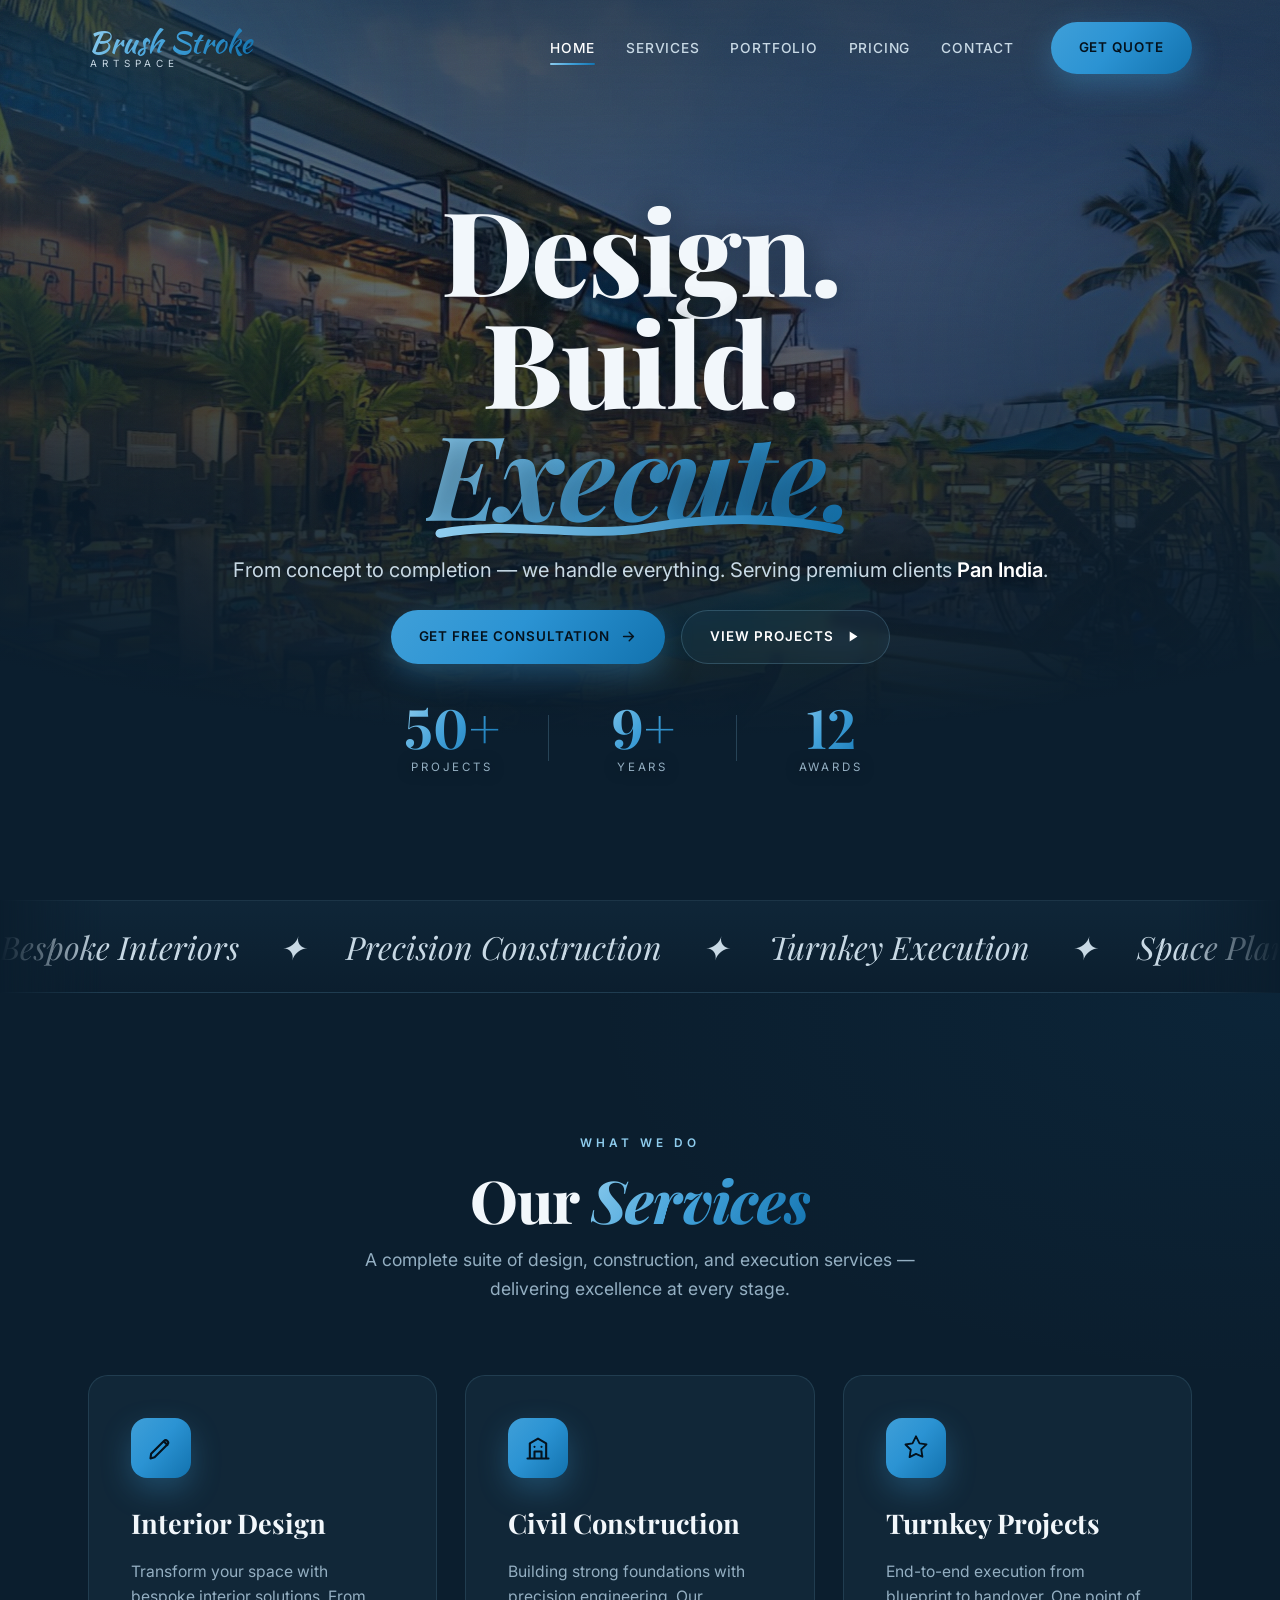
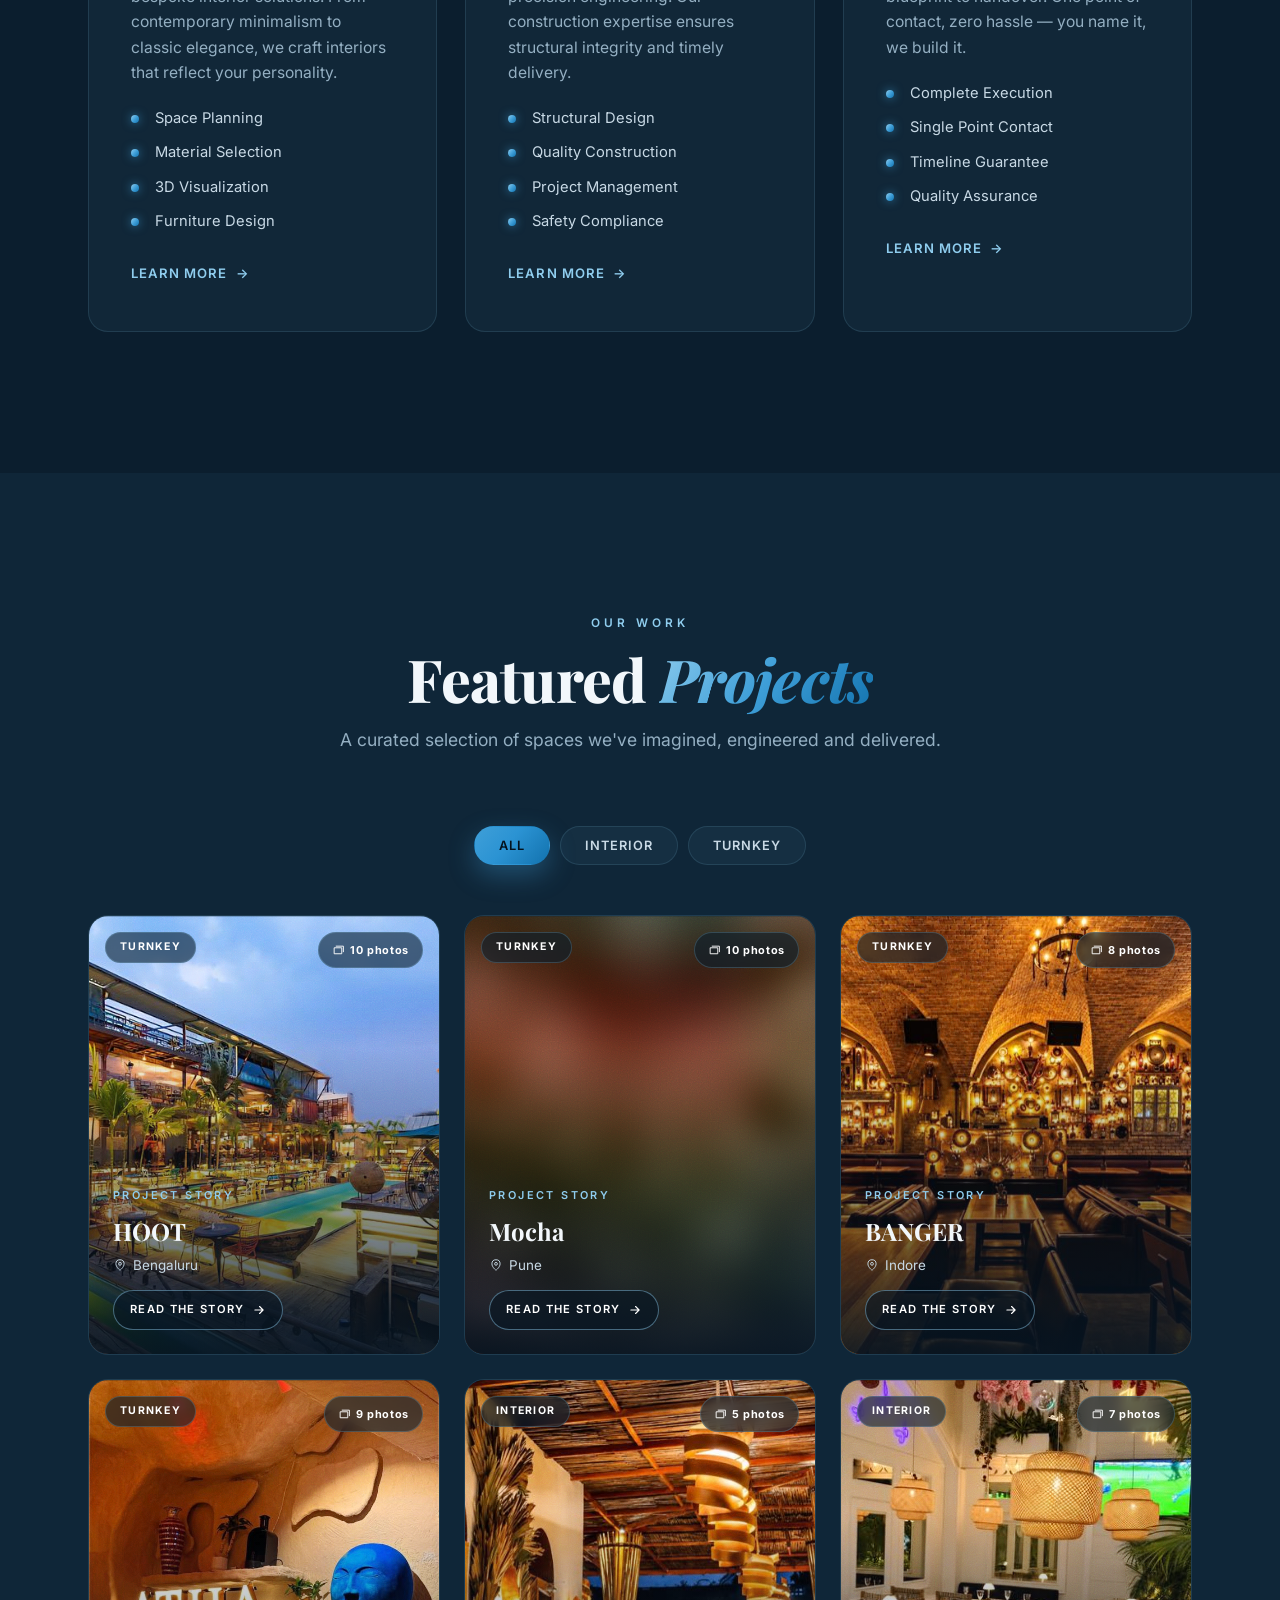
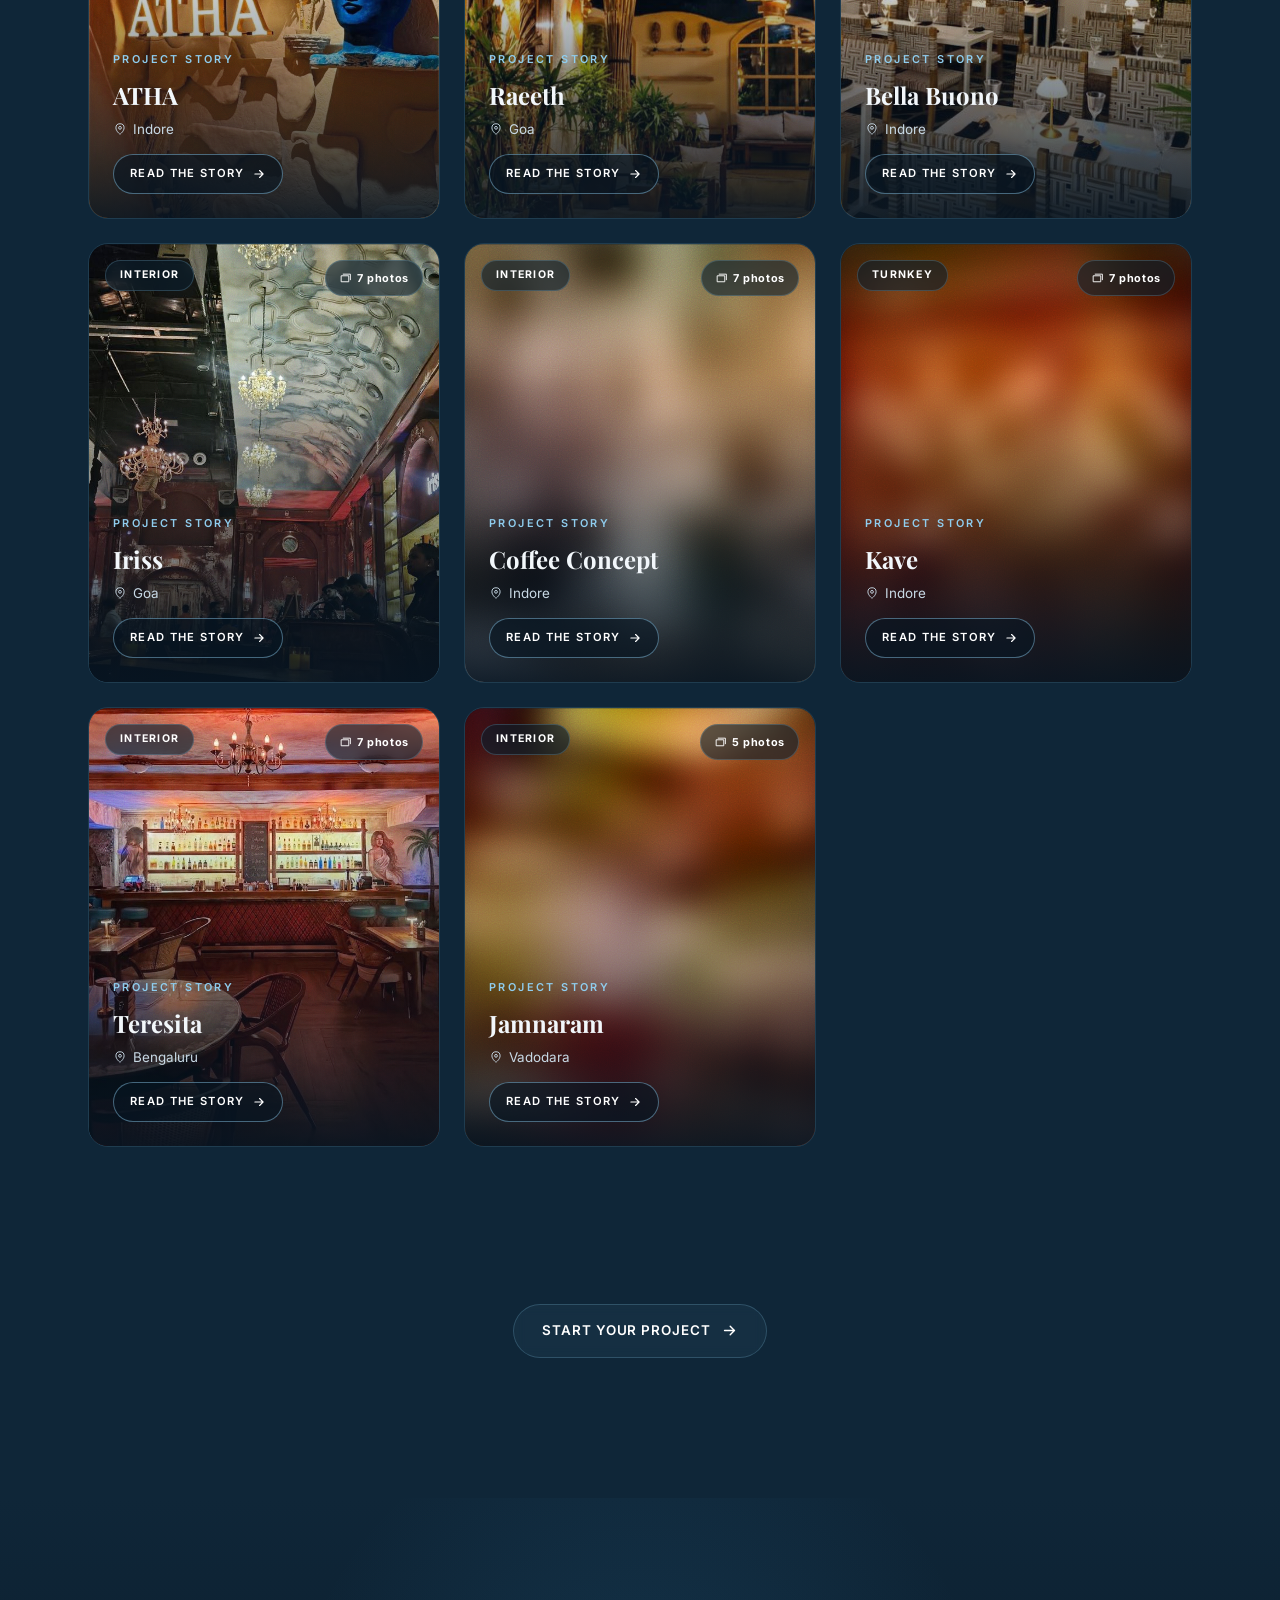
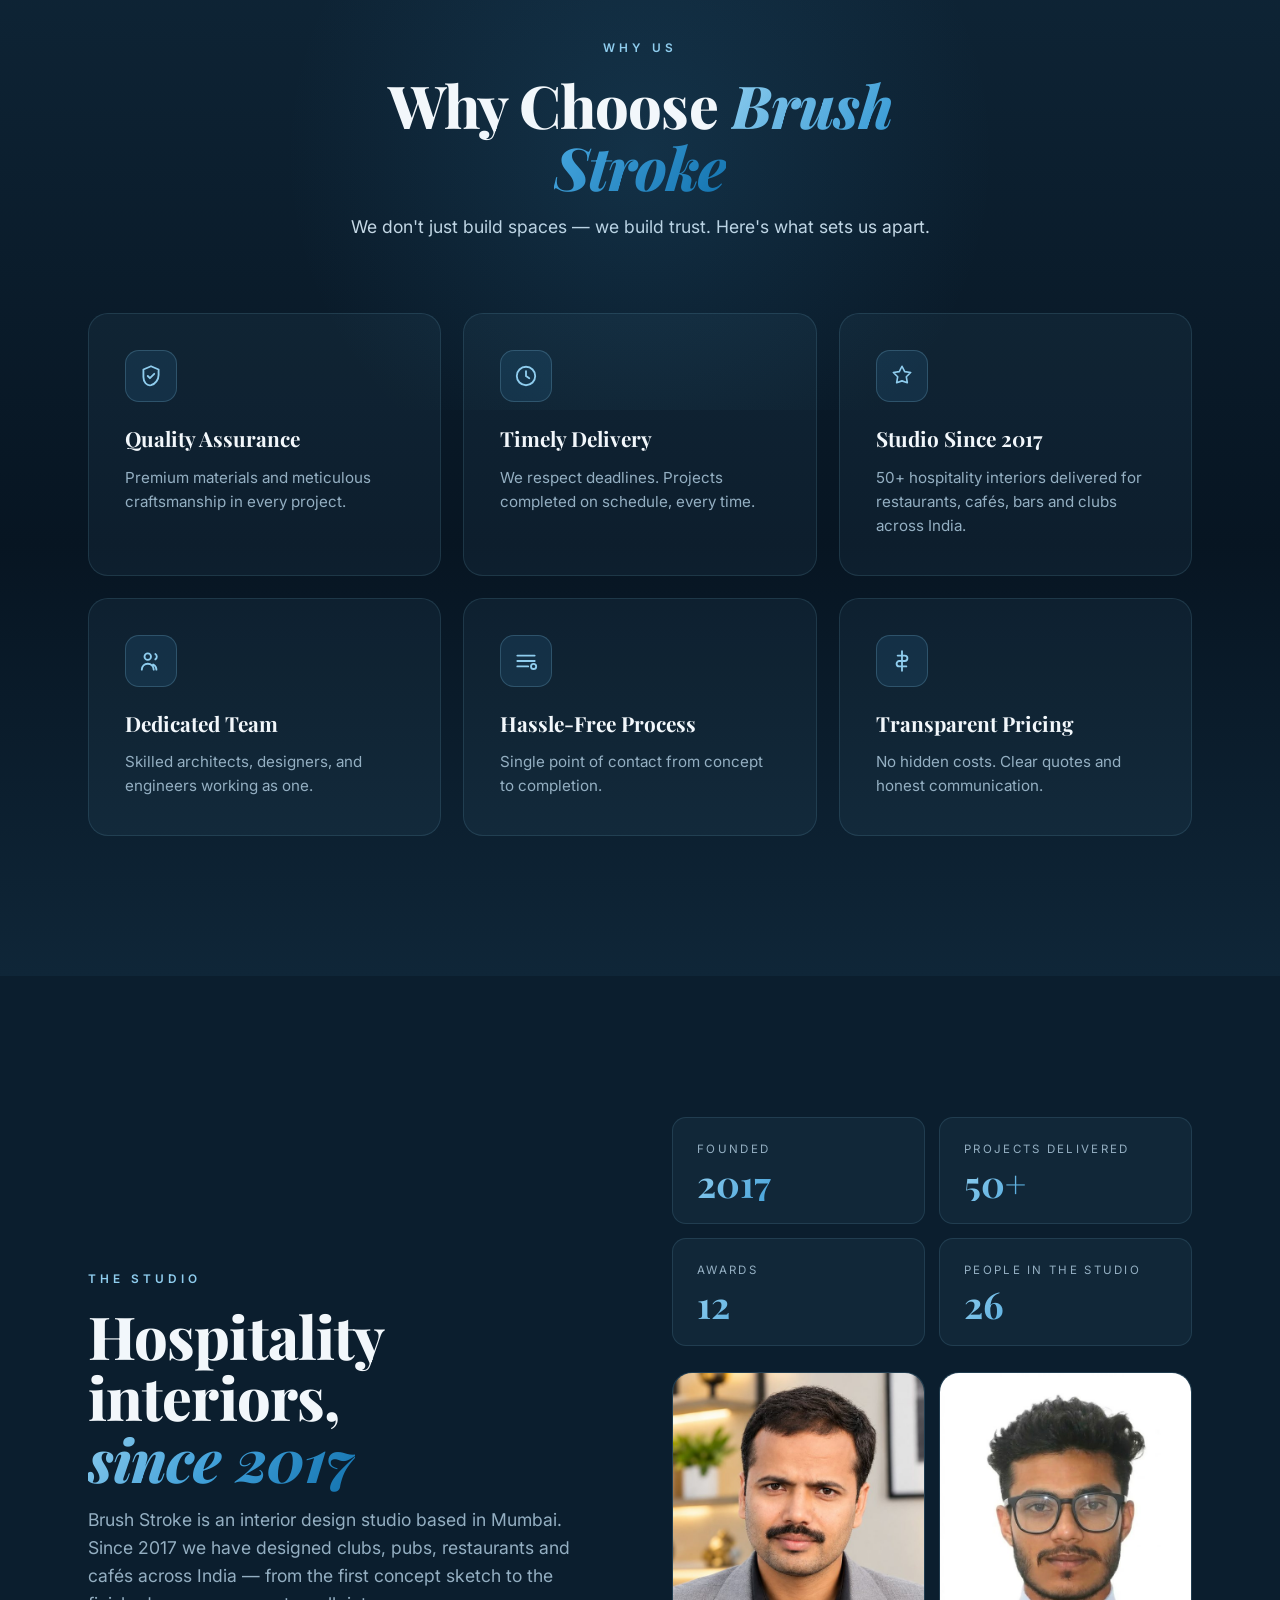
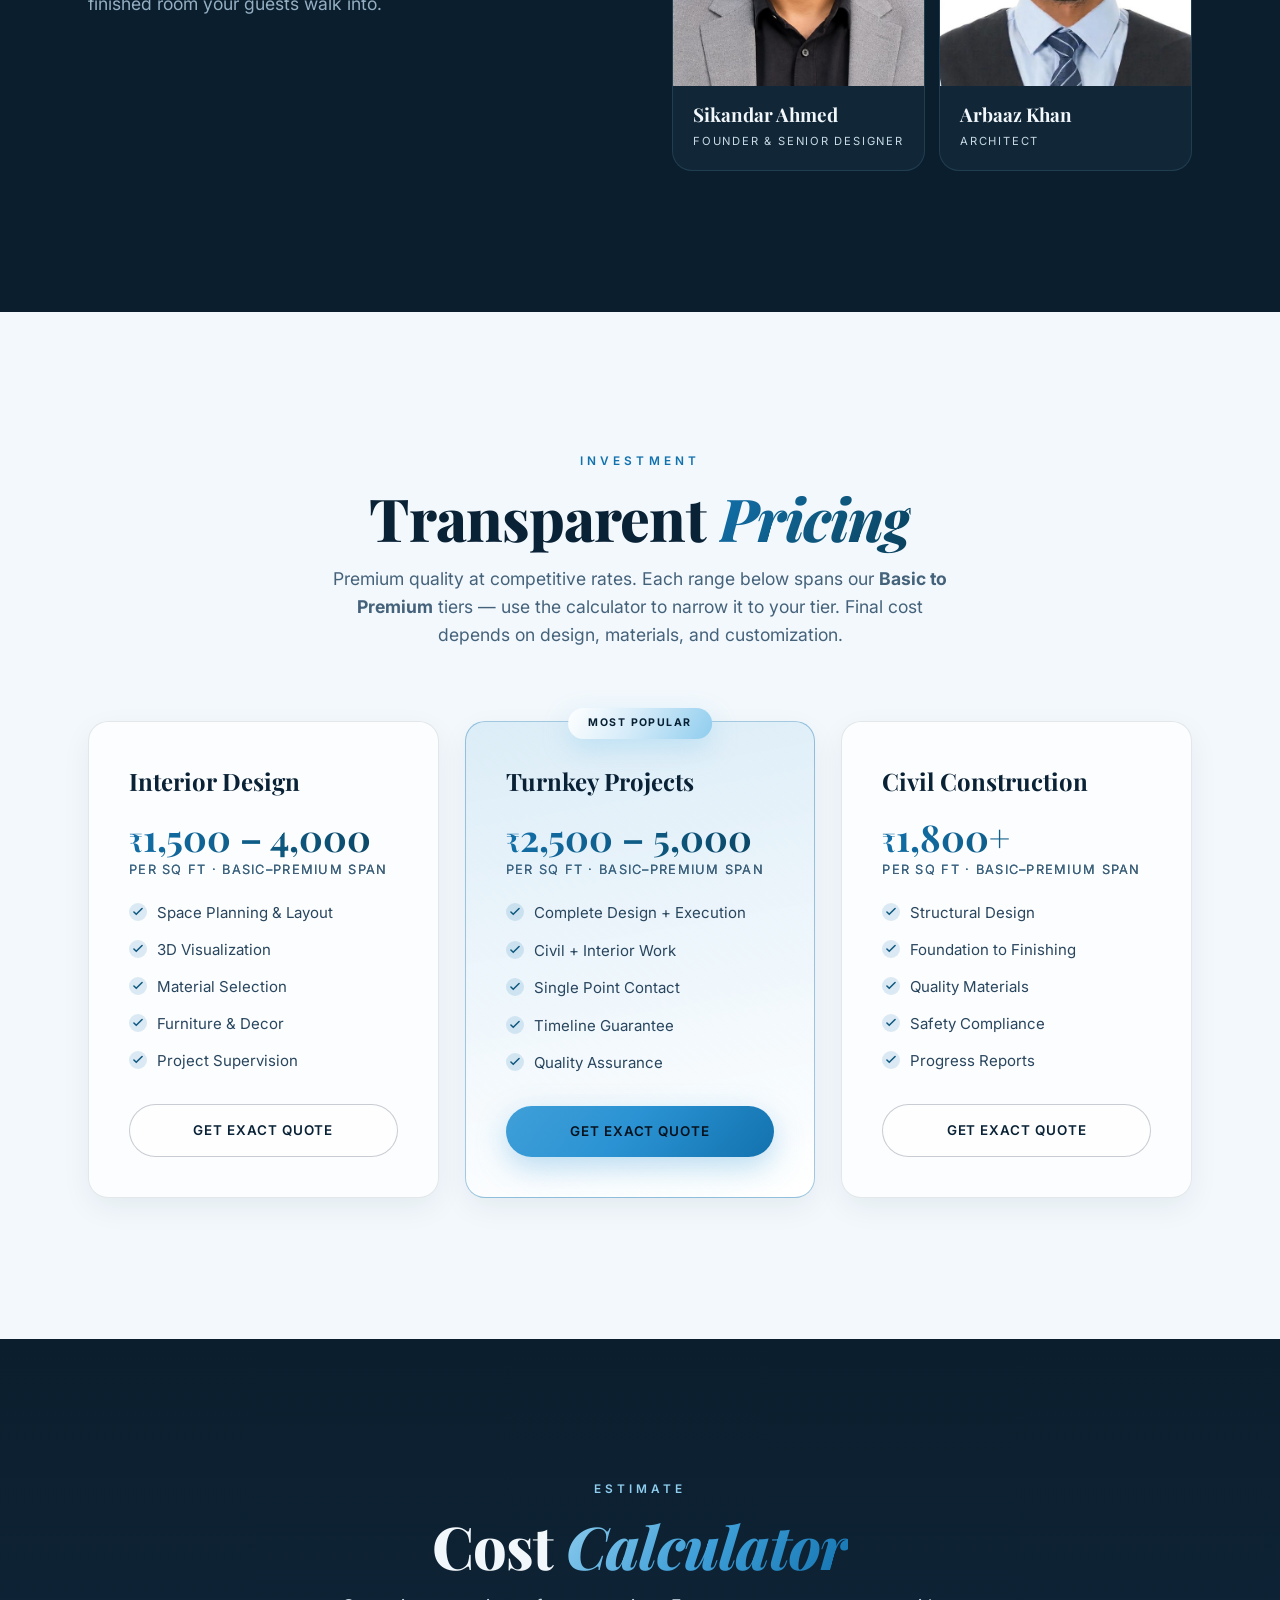
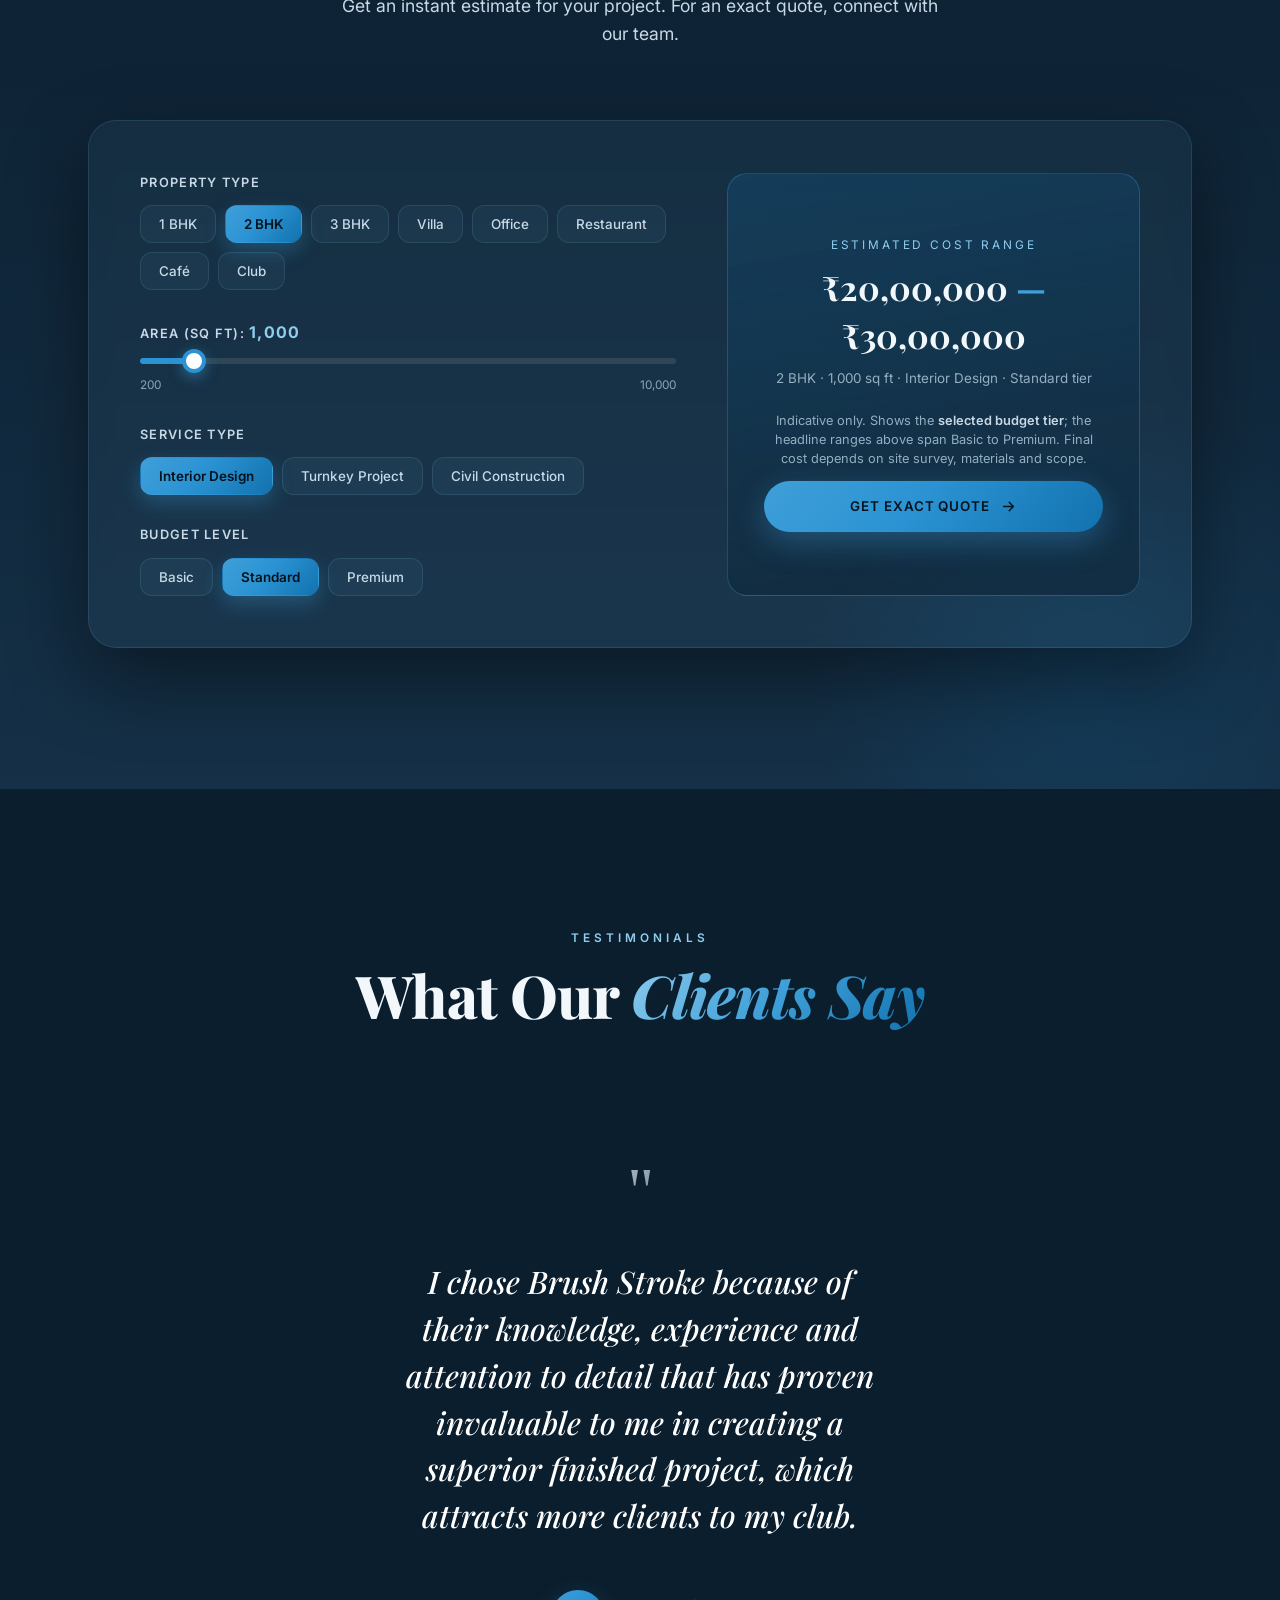
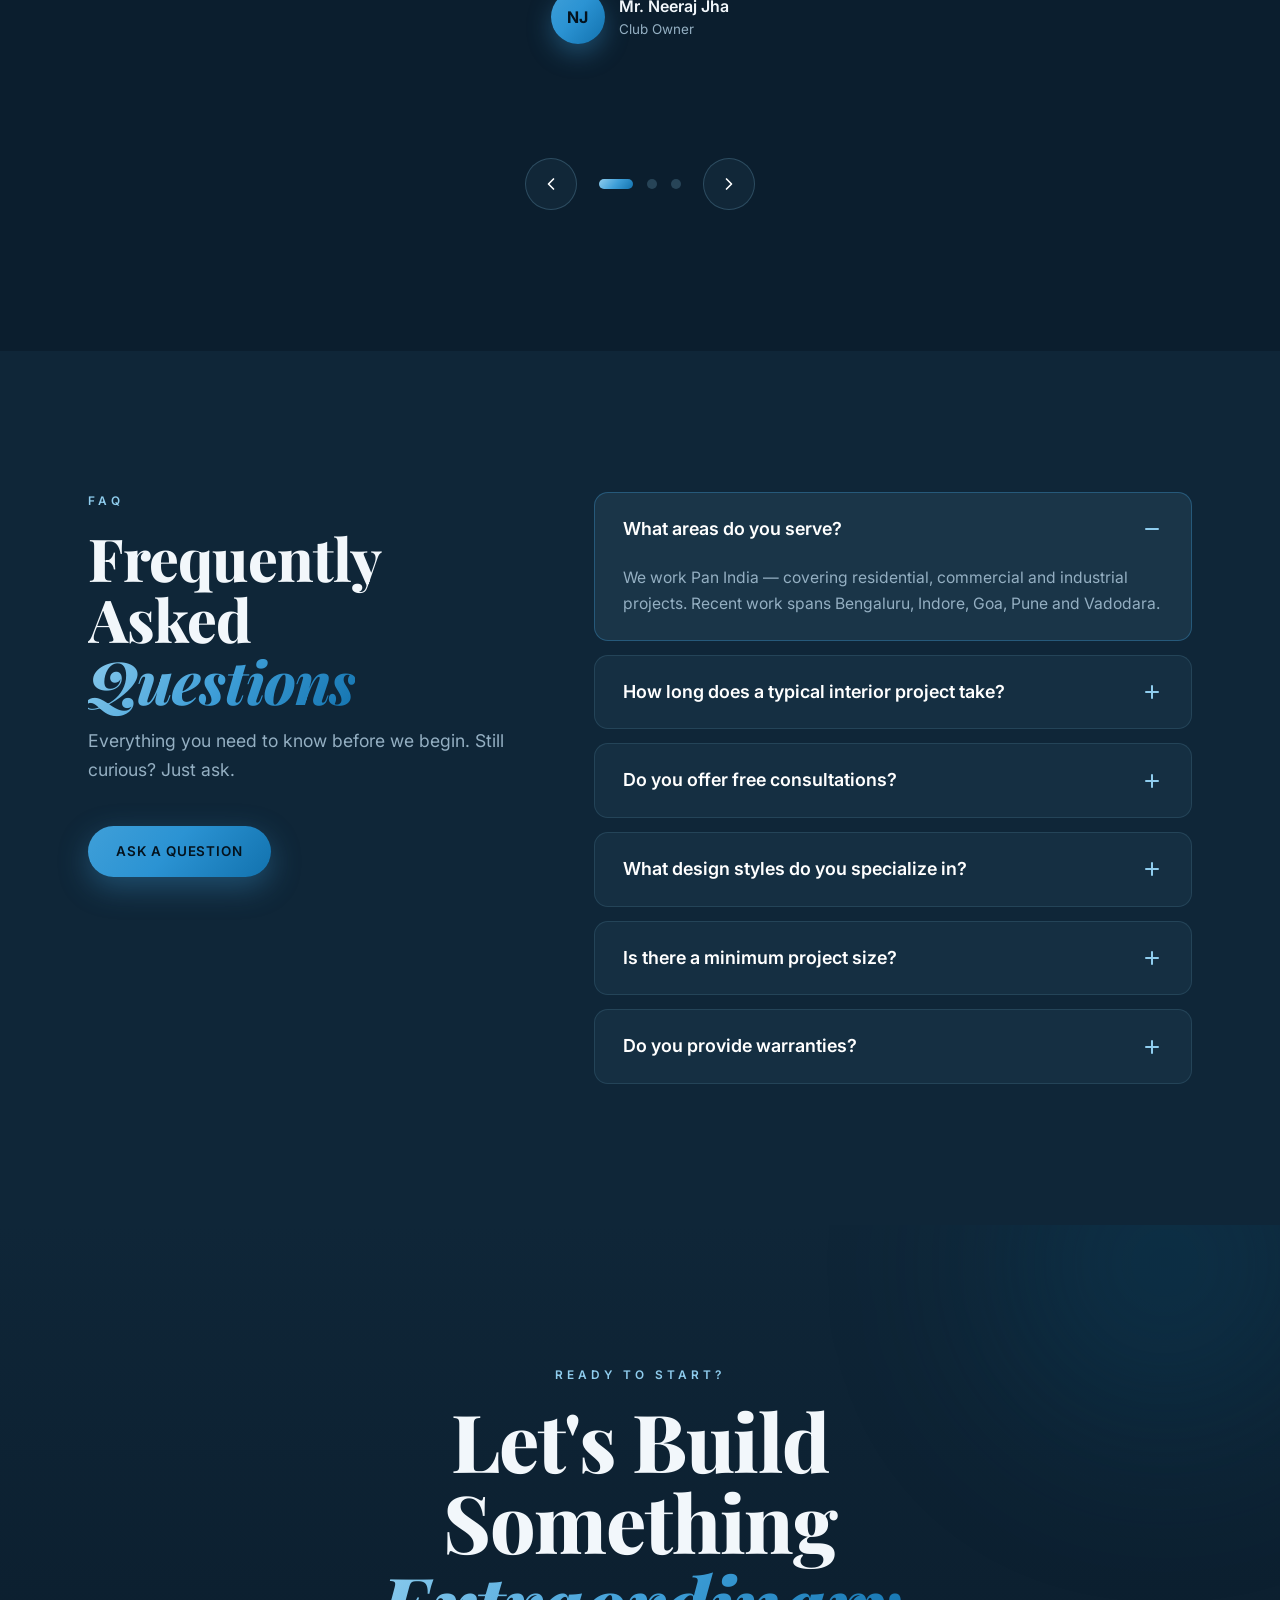
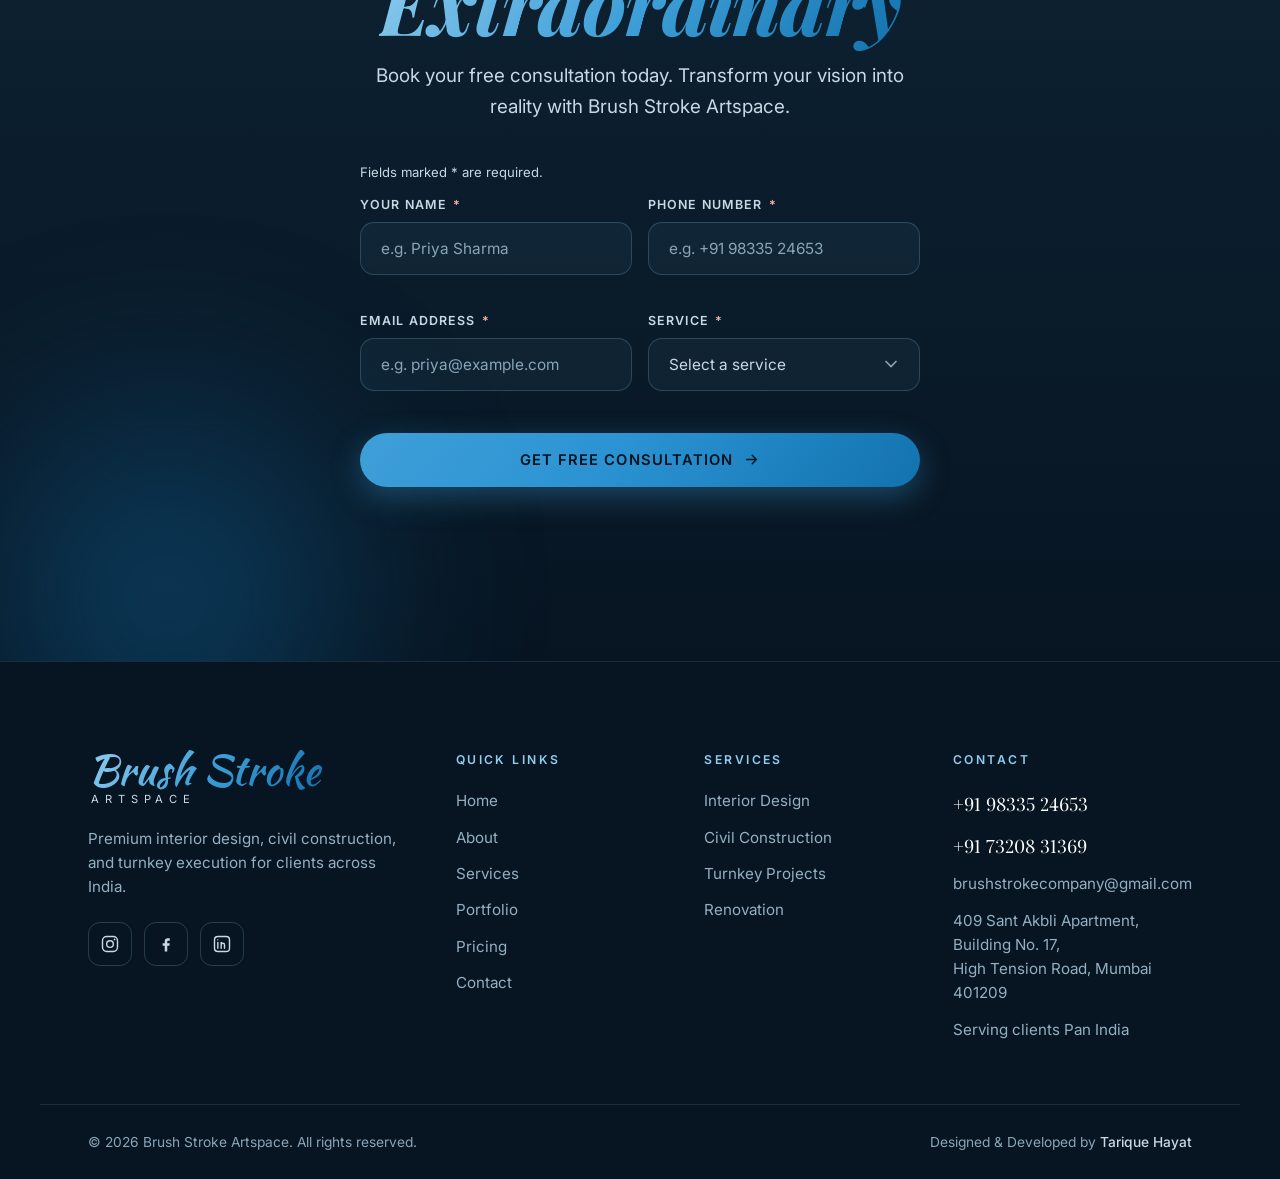
<file: index.html>
<!DOCTYPE html>
<html lang="en-IN">
<head>
  <meta charset="UTF-8" />
  <script>document.documentElement.classList.add('js');</script>
  <meta name="viewport" content="width=device-width, initial-scale=1.0" />
  <!-- Back/Forward gets a plain crossfade instead of the forward fade-and-rise. Must run
       before first render: the cross-page transition is revealed on this (new) page. -->
  <script>addEventListener('pagereveal',function(e){var a=window.navigation&&navigation.activation;if(e.viewTransition&&a&&a.navigationType==='traverse')e.viewTransition.types.add('back')});</script>
  <meta name="theme-color" content="#0B1E2E" />
  <title>Restaurant, Café &amp; Bar Interior Designers, Mumbai | Brush Stroke</title>
  <meta name="description" content="Brush Stroke designs restaurants, cafés, bars and clubs across India — 50+ hospitality interiors since 2017. Studio in Mumbai. Book a consultation." />
  <meta property="og:title" content="Brush Stroke — Restaurant, Café &amp; Bar Interior Designers" />
  <meta property="og:description" content="50+ hospitality interiors for restaurants, cafés, bars and clubs across India since 2017. Studio in Mumbai." />
  <meta property="og:site_name" content="Brush Stroke" />
  <meta property="og:locale" content="en_IN" />
  <!-- SEO:START (generated by scripts/build-portfolio.js from SITE_URL) -->
  <link rel="canonical" href="https://brushstrokeartspace.com/" />
  <meta property="og:url" content="https://brushstrokeartspace.com/" />
  <meta property="og:image" content="https://brushstrokeartspace.com/assets/og-image.jpg" />
  <meta name="twitter:image" content="https://brushstrokeartspace.com/assets/og-image.jpg" />
  <!-- SEO:END -->
  <meta property="og:image:width" content="1200" />
  <meta property="og:image:height" content="630" />
  <meta property="og:image:alt" content="Hoot Cafe &amp; Brewery, Bengaluru — interiors by Brush Stroke" />
  <meta name="twitter:card" content="summary_large_image" />
  <meta name="robots" content="index, follow, max-image-preview:large" />
  <meta property="og:type" content="website" />
  <link rel="icon" type="image/png" href="assets/favicon-64.png" />
  <link rel="apple-touch-icon" href="assets/apple-touch-icon.png" />
  <link rel="manifest" href="site.webmanifest" />
  <!-- Prerender a project page as soon as the visitor shows intent (hover on desktop, touch on
       phones): HTML, CSS and hero photo are ready, so the page fade starts at once. At most two
       pages are kept warm. Ignored by browsers without Speculation Rules. -->
  <script type="speculationrules">{"prerender":[{"where":{"href_matches":"/projects/*"},"eagerness":"moderate"}]}</script>
  <!-- SEO-21: only the 11 faces the page actually renders (measured via document.fonts) -->
  <!-- PERF P-04: start the first hero frame with the CSS, not after it; phones get the centre crop -->
  <link rel="preload" as="image" href="assets/portfolio/hoot/01.jpg" media="(min-aspect-ratio: 2/3)" fetchpriority="high" />
  <link rel="preload" as="image" href="assets/hero/hoot-01-m.jpg" media="(max-aspect-ratio: 2/3)" fetchpriority="high" />
  <link rel="preconnect" href="https://fonts.googleapis.com" />
  <link rel="preconnect" href="https://fonts.gstatic.com" crossorigin />
  <link href="https://fonts.googleapis.com/css2?family=Playfair+Display:ital,wght@0,400;0,700;0,800;1,500;1,700&family=Inter:wght@400;500;600;700;800&family=Kaushan+Script&display=swap" rel="stylesheet" />
  <link rel="stylesheet" href="styles.css?v=36102cba" />
  <!-- CLIENT PREVIEW ONLY: ?theme=light loads the proposed lighter palette.
       Remove this line (and theme-light.css) once the client decides. -->
  <script>if(/[?&]theme=light\b/.test(location.search))document.write('<link rel="stylesheet" href="theme-light.css?v=b44accf1" />');</script>
  <!-- SEO-8: structured data. Facts only from the studio's own site.
       TODO(domain): add "url", "@id", "image" and "logo" as ABSOLUTE URLs once the
       production domain is confirmed. -->
  <script type="application/ld+json">
  {
    "@context": "https://schema.org",
    "@graph": [
      {
        "@id": "https://brushstrokeartspace.com/#business",
        "@type": [
          "LocalBusiness",
          "ProfessionalService"
        ],
        "name": "Brush Stroke Artspace",
        "alternateName": "Brush Stroke",
        "description": "Interior design studio for restaurants, cafés, bars and clubs across India. Founded in 2017, based in Mumbai.",
        "foundingDate": "2017",
        "founder": {
          "@type": "Person",
          "name": "Sikandar Ahmed",
          "jobTitle": "Founder & Senior Designer"
        },
        "employee": [
          {
            "@type": "Person",
            "name": "Arbaaz Khan",
            "jobTitle": "Architect"
          }
        ],
        "numberOfEmployees": {
          "@type": "QuantitativeValue",
          "value": 26
        },
        "telephone": "+91-98335-24653",
        "email": "brushstrokecompany@gmail.com",
        "address": {
          "@type": "PostalAddress",
          "streetAddress": "409 Sant Akbli Apartment, Building No. 17, High Tension Road",
          "addressLocality": "Mumbai",
          "addressRegion": "Maharashtra",
          "postalCode": "401209",
          "addressCountry": "IN"
        },
        "areaServed": {
          "@type": "Country",
          "name": "India"
        },
        "priceRange": "₹₹₹",
        "hasOfferCatalog": {
          "@type": "OfferCatalog",
          "name": "Hospitality interior design services",
          "itemListElement": [
            {
              "@type": "Offer",
              "itemOffered": {
                "@type": "Service",
                "name": "Restaurant interior design"
              }
            },
            {
              "@type": "Offer",
              "itemOffered": {
                "@type": "Service",
                "name": "Café interior design"
              }
            },
            {
              "@type": "Offer",
              "itemOffered": {
                "@type": "Service",
                "name": "Bar, pub and lounge interior design"
              }
            },
            {
              "@type": "Offer",
              "itemOffered": {
                "@type": "Service",
                "name": "Nightclub interior design"
              }
            },
            {
              "@type": "Offer",
              "itemOffered": {
                "@type": "Service",
                "name": "Turnkey design and execution"
              }
            }
          ]
        },
        "knowsAbout": [
          "Restaurant interior design",
          "Café interior design",
          "Bar and pub interior design",
          "Nightclub interior design",
          "Space planning",
          "Interior design consultation"
        ],
        "contactPoint": [
          {
            "@type": "ContactPoint",
            "telephone": "+91-98335-24653",
            "contactType": "customer service",
            "areaServed": "IN"
          },
          {
            "@type": "ContactPoint",
            "telephone": "+91-73208-31369",
            "contactType": "customer service",
            "areaServed": "IN"
          }
        ],
        "sameAs": [
          "https://www.instagram.com/brushstrokeartspace/",
          "https://www.facebook.com/share/19zfJt46u4/",
          "https://www.linkedin.com/in/brush-stroke-art-space-407026342/"
        ],
        "url": "https://brushstrokeartspace.com/",
        "logo": "https://brushstrokeartspace.com/assets/icon-512.png",
        "image": "https://brushstrokeartspace.com/assets/og-image.jpg"
      },
      {
        "@type": "WebSite",
        "@id": "https://brushstrokeartspace.com/#website",
        "url": "https://brushstrokeartspace.com/",
        "name": "Brush Stroke",
        "alternateName": "Brush Stroke Artspace",
        "inLanguage": "en-IN",
        "publisher": {
          "@id": "https://brushstrokeartspace.com/#business"
        }
      }
    ]
  }
  </script>
</head>
<body>
  <!-- ===================================================================
       QA-002 / QA-009 — CLAIMS PENDING OWNER APPROVAL
       SERVICE AREA — CONFIRMED BY OWNER: the business operates Pan India.
       Earlier copy said "Pune & Mumbai" throughout, which also contradicted the
       portfolio (projects in Bangalore, Indore, Goa, Vadodara and Pune; none in
       Mumbai). All service-area copy now reads Pan India. NOTE: the testimonial
       attributed to "Villa Owner, Mumbai" still has no matching Mumbai project.

       The following published statements are factual business claims that
       could NOT be independently verified during the QA audit. They are
       left exactly as the owner originally wrote them (nothing invented,
       nothing silently changed), but each requires written sign-off before
       production release:
         * "500+ Projects", "15+ Years", "98% Satisfaction"  (hero stats)
         * Named testimonials: Rahul Sharma, Priya Desai, Vikram Patel
           -> confirm these are real, consenting clients with permission
              to be quoted and attributed by name, role and city.
         * "Timeline Guarantee" / "45-90 days" / "4-8 months"  (FAQ + cards)
         * "warranties ... typically 1-10 years"                (FAQ)
         * "Quality Assurance", "Transparent Pricing", "no hidden costs"
       Guarantee/warranty wording in particular is contractual language and
       should be reviewed by the owner (and ideally legal counsel) with
       dependencies stated: scope, materials, site conditions, client
       approvals and third-party delays.
       =================================================================== -->

  <!-- ===================== PRELOADER ===================== -->
  <div class="preloader" id="preloader" aria-hidden="true">
    <span class="preloader__glow" aria-hidden="true"></span>
    <div class="preloader__inner">
      <div class="preloader__brand">
        <span class="preloader__script">
          <span class="preloader__ink">Brush Stroke</span>
          <span class="preloader__nibtrack" aria-hidden="true"><span class="preloader__nib"></span></span>
        </span>
        <svg class="preloader__underline" viewBox="0 0 440 26" preserveAspectRatio="none" aria-hidden="true">
          <path d="M8 16 C 90 6, 170 22, 250 13 S 400 4, 432 15" fill="none"
            stroke="url(#plg)" stroke-width="7" stroke-linecap="round"/>
          <defs><linearGradient id="plg" x1="0" y1="0" x2="1" y2="0">
            <stop offset="0" stop-color="#8FCDEE"/><stop offset="1" stop-color="#1272AE"/>
          </linearGradient></defs>
        </svg>
        <span class="preloader__sub">Artspace</span>
      </div>
      <div class="preloader__bar"><span></span></div>
      <p class="preloader__tag">Design&nbsp;· Build&nbsp;· Execute</p>
    </div>
  </div>


  <!-- ===================== SCROLL PROGRESS ===================== -->
  <div class="scroll-progress" id="scrollProgress" aria-hidden="true"></div>

  <!-- ===================== NAV ===================== -->
  <header class="nav" id="nav">
    <div class="container nav__wrap">
      <a href="#home" class="brand" aria-label="Brush Stroke Artspace home">
        <span class="brand__script">Brush Stroke</span>
        <span class="brand__sub">Artspace</span>
      </a>
      <nav class="nav__links" id="navLinks" aria-label="Primary">
        <a href="#home" class="nav__link is-active">Home</a>
        <a href="#services" class="nav__link">Services</a>
        <a href="#portfolio" class="nav__link">Portfolio</a>
        <a href="#pricing" class="nav__link">Pricing</a>
        <a href="#contact" class="nav__link">Contact</a>
        <a href="#contact" class="btn btn--primary nav__cta magnetic"><span>Get Quote</span></a>
      </nav>
      <button class="nav__toggle" id="navToggle" aria-label="Open menu" aria-expanded="false">
        <span></span><span></span><span></span>
      </button>
    </div>
  </header>

  <main>
    <!-- ===================== HERO ===================== -->
    <section class="hero" id="home">
      <div class="hero__bg" aria-hidden="true">
        <div class="hero__slides">
          <div class="hero__slide is-active" style="--slide:url('assets/portfolio/hoot/01.jpg');--slide-m:url('assets/hero/hoot-01-m.jpg')"></div>
          <div class="hero__slide" style="--slide:url('assets/portfolio/mocha/01.jpg');--slide-m:url('assets/hero/mocha-01-m.jpg')"></div>
          <div class="hero__slide" style="--slide:url('assets/portfolio/banger/01.jpg');--slide-m:url('assets/hero/banger-01-m.jpg')"></div>
          <div class="hero__slide" style="--slide:url('assets/portfolio/raeeth/01.jpg');--slide-m:url('assets/hero/raeeth-01-m.jpg')"></div>
          <div class="hero__slide" style="--slide:url('assets/portfolio/atha/02.jpg');--slide-m:url('assets/hero/atha-02-m.jpg')"></div>
        </div>
        <span class="hero__scrim"></span>
        <span class="blob blob--1"></span>
        <span class="blob blob--2"></span>
        <span class="blob blob--3"></span>
        <span class="grain"></span>
      </div>
      <!-- animated brush underline svg reused via class -->
      <div class="container hero__inner">
        <!-- SEO-5: the H1 is the strongest on-page signal, so it names the service and
             the sector. "Design. Build. Execute." stays as the visual tagline below it. -->
        <!-- SEO: the page's H1 stays in the markup for Google and screen readers,
             but is no longer shown on screen (removed from the design at the owner's request). -->
        <h1 class="sr-only">Restaurant, Café &amp; Bar Interior Designers in Mumbai</h1>
        <p class="hero__title">
          <span class="line reveal" data-reveal>Design.</span>
          <span class="line reveal" data-reveal data-delay="90">Build.</span>
          <span class="line line--accent reveal" data-reveal data-delay="180">
            Execute.
            <svg class="brush-underline" viewBox="0 0 420 36" preserveAspectRatio="none" aria-hidden="true">
              <path d="M6 24 C 80 10, 150 30, 220 18 S 360 8, 414 20" fill="none" stroke="url(#bg1)" stroke-width="9" stroke-linecap="round"/>
              <defs>
                <linearGradient id="bg1" x1="0" y1="0" x2="1" y2="0">
                  <stop offset="0" stop-color="#8FCDEE"/><stop offset="1" stop-color="#1272AE"/>
                </linearGradient>
              </defs>
            </svg>
          </span>
        </p>
        <p class="hero__lead reveal" data-reveal data-delay="260">
          From concept to completion — we handle everything. Serving premium clients
          <strong>Pan&nbsp;India</strong>.
        </p>
        <div class="hero__actions reveal" data-reveal data-delay="340">
          <a href="#contact" class="btn btn--primary magnetic"><span>Get Free Consultation</span>
            <svg viewBox="0 0 24 24" class="btn__ico"><path d="M5 12h14M13 6l6 6-6 6" fill="none" stroke="currentColor" stroke-width="2" stroke-linecap="round" stroke-linejoin="round"/></svg>
          </a>
          <a href="#portfolio" class="btn btn--ghost magnetic"><span>View Projects</span>
            <svg viewBox="0 0 24 24" class="btn__ico"><path d="M8 5v14l11-7z" fill="currentColor"/></svg>
          </a>
        </div>

        <div class="hero__stats">
          <!-- QA-001: the resting value in the DOM MUST be the real figure. The counter
               animates up from 0 at runtime; if JS, the observer or rAF never run, the
               correct number is still what the user (and any crawler) sees. Never "0".
               QA-002: these three figures are UNVERIFIED business claims pending owner sign-off. -->
          <div class="stat reveal" data-reveal data-delay="420">
            <span class="stat__num" data-count="50" data-suffix="+">50+</span>
            <span class="stat__label">Projects</span>
          </div>
          <span class="stat__divider" aria-hidden="true"></span>
          <div class="stat reveal" data-reveal data-delay="480">
            <span class="stat__num" data-count="9" data-since="2017" data-suffix="+">9+</span>
            <span class="stat__label">Years</span>
          </div>
          <span class="stat__divider" aria-hidden="true"></span>
          <div class="stat reveal" data-reveal data-delay="540">
            <span class="stat__num" data-count="12" data-suffix="">12</span>
            <span class="stat__label">Awards</span>
          </div>
        </div>
      </div>

      <a href="#services" class="scroll-cue" aria-label="Scroll to services">
        <span class="scroll-cue__mouse"><span></span></span>
        <span class="scroll-cue__txt">Scroll</span>
      </a>
    </section>

    <!-- ===================== MARQUEE ===================== -->
    <div class="marquee" aria-hidden="true">
      <div class="marquee__track">
        <span>Bespoke Interiors</span><span class="marquee__star">✦</span>
        <span>Precision Construction</span><span class="marquee__star">✦</span>
        <span>Turnkey Execution</span><span class="marquee__star">✦</span>
        <span>Space Planning</span><span class="marquee__star">✦</span>
        <span>3D Visualization</span><span class="marquee__star">✦</span>
        <span>Bespoke Interiors</span><span class="marquee__star">✦</span>
        <span>Precision Construction</span><span class="marquee__star">✦</span>
        <span>Turnkey Execution</span><span class="marquee__star">✦</span>
        <span>Space Planning</span><span class="marquee__star">✦</span>
        <span>3D Visualization</span><span class="marquee__star">✦</span>
      </div>
    </div>

    <!-- ===================== SERVICES ===================== -->
    <section class="section services" id="services">
      <div class="container">
        <header class="sec-head reveal" data-reveal>
          <span class="kicker">What We Do</span>
          <h2 class="sec-title">Our <em>Services</em></h2>
          <p class="sec-sub">A complete suite of design, construction, and execution services —
            delivering excellence at every stage.</p>
        </header>

        <div class="services__grid">
          <article class="svc reveal" data-reveal>
            <div class="svc__ico" aria-hidden="true">
              <svg viewBox="0 0 24 24"><path d="M3 21l3.5-1 11-11a2.1 2.1 0 0 0-3-3l-11 11L3 21zM14.5 6.5l3 3" fill="none" stroke="currentColor" stroke-width="1.8" stroke-linecap="round" stroke-linejoin="round"/></svg>
            </div>
            <h3 class="svc__title">Interior Design</h3>
            <p class="svc__desc">Transform your space with bespoke interior solutions. From contemporary
              minimalism to classic elegance, we craft interiors that reflect your personality.</p>
            <ul class="svc__list">
              <li>Space Planning</li><li>Material Selection</li>
              <li>3D Visualization</li><li>Furniture Design</li>
            </ul>
            <a href="#contact" class="link-more">Learn More <span>→</span></a>
          </article>

          <article class="svc reveal" data-reveal data-delay="110">
            <div class="svc__ico" aria-hidden="true">
              <svg viewBox="0 0 24 24"><path d="M3 21h18M5 21V8l7-4 7 4v13M9 21v-6h6v6M9 11h.01M15 11h.01" fill="none" stroke="currentColor" stroke-width="1.8" stroke-linecap="round" stroke-linejoin="round"/></svg>
            </div>
            <h3 class="svc__title">Civil Construction</h3>
            <p class="svc__desc">Building strong foundations with precision engineering. Our construction
              expertise ensures structural integrity and timely delivery.</p>
            <ul class="svc__list">
              <li>Structural Design</li><li>Quality Construction</li>
              <li>Project Management</li><li>Safety Compliance</li>
            </ul>
            <a href="#contact" class="link-more">Learn More <span>→</span></a>
          </article>

          <article class="svc reveal" data-reveal data-delay="220">
            <div class="svc__ico" aria-hidden="true">
              <svg viewBox="0 0 24 24"><path d="M12 2l3 6 6 .9-4.5 4.3 1 6.3L12 17l-5.5 2.8 1-6.3L3 9l6-.9z" fill="none" stroke="currentColor" stroke-width="1.6" stroke-linejoin="round"/></svg>
            </div>
            <h3 class="svc__title">Turnkey Projects</h3>
            <p class="svc__desc">End-to-end execution from blueprint to handover. One point of contact,
              zero hassle — you name it, we build it.</p>
            <ul class="svc__list">
              <li>Complete Execution</li><li>Single Point Contact</li>
              <li>Timeline Guarantee</li><li>Quality Assurance</li>
            </ul>
            <a href="#contact" class="link-more">Learn More <span>→</span></a>
          </article>
        </div>
      </div>
    </section>

    <!-- ===================== PORTFOLIO ===================== -->
    <section class="section portfolio" id="portfolio">
      <div class="container">
        <header class="sec-head reveal" data-reveal>
          <span class="kicker">Our Work</span>
          <h2 class="sec-title">Featured <em>Projects</em></h2>
          <p class="sec-sub">A curated selection of spaces we've imagined, engineered and delivered.</p>
        </header>

        <!-- QA-011: these are toggle buttons, not tabs. aria-pressed conveys state
             non-visually, so "active" isn't communicated by colour alone. -->
        <div class="filters reveal" data-reveal role="group" aria-label="Filter projects by category">
          <button type="button" class="filter is-active" data-filter="all" aria-pressed="true">All</button>
          <button type="button" class="filter" data-filter="interior" aria-pressed="false">Interior</button>
          <button type="button" class="filter" data-filter="turnkey" aria-pressed="false">Turnkey</button>
        </div>

        <div class="port-grid" id="portGrid">
          <!-- PORTFOLIO:START (generated by scripts/build-portfolio.js — do not edit by hand) -->
      <article class="port port--story reveal" data-reveal="port" data-delay="0" data-cat="turnkey" data-idx="0">
      <a class="port__open" href="projects/hoot/" aria-label="HOOT, Bengaluru — read the project story"></a>
      <div class="port__art is-loading" style="--lqip:url('[data-uri]')">
        <img class="port__img is-on" src="assets/portfolio/hoot/thumb/01.jpg" alt="HOOT — interior design by Brush Stroke, Bengaluru" loading="lazy" decoding="async" />
        <img class="port__img" alt="" aria-hidden="true" decoding="async" />
      </div>
      <div class="port__ticks" aria-hidden="true"><i></i><i></i><i></i><i></i><i></i><i></i><i></i><i></i><i></i><i></i></div>
      <div class="port__shade"></div>
      <span class="port__tag">Turnkey</span>
      <button class="port__count port__count--btn" type="button" data-gallery aria-label="View 10 photos of HOOT"><svg viewBox="0 0 24 24" width="13" height="13" aria-hidden="true"><path d="M4 7h14v11H4zM7 4h14v11" fill="none" stroke="currentColor" stroke-width="1.7" stroke-linejoin="round"/></svg><span>10 photos</span></button>
      <div class="port__view"><svg viewBox="0 0 24 24"><path d="M7 17L17 7M9 7h8v8" fill="none" stroke="currentColor" stroke-width="2" stroke-linecap="round" stroke-linejoin="round"/></svg></div>
      <div class="port__body">
        <span class="port__cat">Project Story</span>
        <h3 class="port__title">HOOT</h3>
        <p class="port__loc">
          <svg viewBox="0 0 24 24" width="14" height="14" style="flex:0 0 14px"><path d="M12 21s-7-5.2-7-11a7 7 0 0 1 14 0c0 5.8-7 11-7 11z" fill="none" stroke="currentColor" stroke-width="1.6"/><circle cx="12" cy="10" r="2.4" fill="none" stroke="currentColor" stroke-width="1.6"/></svg>
          Bengaluru
        </p>
        <span class="port__story" aria-hidden="true">Read the story<svg viewBox="0 0 24 24" width="14" height="14"><path d="M5 12h14M13 6l6 6-6 6" fill="none" stroke="currentColor" stroke-width="2" stroke-linecap="round" stroke-linejoin="round"/></svg></span>
      </div>
      </article>
      <article class="port port--story reveal" data-reveal="port" data-delay="110" data-cat="turnkey" data-idx="1">
      <a class="port__open" href="projects/mocha/" aria-label="Mocha, Pune — read the project story"></a>
      <div class="port__art is-loading" style="--lqip:url('[data-uri]')">
        <img class="port__img is-on" src="assets/portfolio/mocha/thumb/01.jpg" alt="Mocha — interior design by Brush Stroke, Pune" loading="lazy" decoding="async" />
        <img class="port__img" alt="" aria-hidden="true" decoding="async" />
      </div>
      <div class="port__ticks" aria-hidden="true"><i></i><i></i><i></i><i></i><i></i><i></i><i></i><i></i><i></i><i></i></div>
      <div class="port__shade"></div>
      <span class="port__tag">Turnkey</span>
      <button class="port__count port__count--btn" type="button" data-gallery aria-label="View 10 photos of Mocha"><svg viewBox="0 0 24 24" width="13" height="13" aria-hidden="true"><path d="M4 7h14v11H4zM7 4h14v11" fill="none" stroke="currentColor" stroke-width="1.7" stroke-linejoin="round"/></svg><span>10 photos</span></button>
      <div class="port__view"><svg viewBox="0 0 24 24"><path d="M7 17L17 7M9 7h8v8" fill="none" stroke="currentColor" stroke-width="2" stroke-linecap="round" stroke-linejoin="round"/></svg></div>
      <div class="port__body">
        <span class="port__cat">Project Story</span>
        <h3 class="port__title">Mocha</h3>
        <p class="port__loc">
          <svg viewBox="0 0 24 24" width="14" height="14" style="flex:0 0 14px"><path d="M12 21s-7-5.2-7-11a7 7 0 0 1 14 0c0 5.8-7 11-7 11z" fill="none" stroke="currentColor" stroke-width="1.6"/><circle cx="12" cy="10" r="2.4" fill="none" stroke="currentColor" stroke-width="1.6"/></svg>
          Pune
        </p>
        <span class="port__story" aria-hidden="true">Read the story<svg viewBox="0 0 24 24" width="14" height="14"><path d="M5 12h14M13 6l6 6-6 6" fill="none" stroke="currentColor" stroke-width="2" stroke-linecap="round" stroke-linejoin="round"/></svg></span>
      </div>
      </article>
      <article class="port port--story reveal" data-reveal="port" data-delay="220" data-cat="turnkey" data-idx="2">
      <a class="port__open" href="projects/banger/" aria-label="BANGER, Indore — read the project story"></a>
      <div class="port__art is-loading" style="--lqip:url('[data-uri]')">
        <img class="port__img is-on" src="assets/portfolio/banger/thumb/01.jpg" alt="BANGER — interior design by Brush Stroke, Indore" loading="lazy" decoding="async" />
        <img class="port__img" alt="" aria-hidden="true" decoding="async" />
      </div>
      <div class="port__ticks" aria-hidden="true"><i></i><i></i><i></i><i></i><i></i><i></i><i></i><i></i></div>
      <div class="port__shade"></div>
      <span class="port__tag">Turnkey</span>
      <button class="port__count port__count--btn" type="button" data-gallery aria-label="View 8 photos of BANGER"><svg viewBox="0 0 24 24" width="13" height="13" aria-hidden="true"><path d="M4 7h14v11H4zM7 4h14v11" fill="none" stroke="currentColor" stroke-width="1.7" stroke-linejoin="round"/></svg><span>8 photos</span></button>
      <div class="port__view"><svg viewBox="0 0 24 24"><path d="M7 17L17 7M9 7h8v8" fill="none" stroke="currentColor" stroke-width="2" stroke-linecap="round" stroke-linejoin="round"/></svg></div>
      <div class="port__body">
        <span class="port__cat">Project Story</span>
        <h3 class="port__title">BANGER</h3>
        <p class="port__loc">
          <svg viewBox="0 0 24 24" width="14" height="14" style="flex:0 0 14px"><path d="M12 21s-7-5.2-7-11a7 7 0 0 1 14 0c0 5.8-7 11-7 11z" fill="none" stroke="currentColor" stroke-width="1.6"/><circle cx="12" cy="10" r="2.4" fill="none" stroke="currentColor" stroke-width="1.6"/></svg>
          Indore
        </p>
        <span class="port__story" aria-hidden="true">Read the story<svg viewBox="0 0 24 24" width="14" height="14"><path d="M5 12h14M13 6l6 6-6 6" fill="none" stroke="currentColor" stroke-width="2" stroke-linecap="round" stroke-linejoin="round"/></svg></span>
      </div>
      </article>
      <article class="port port--story reveal" data-reveal="port" data-delay="0" data-cat="turnkey" data-idx="3">
      <a class="port__open" href="projects/atha/" aria-label="ATHA, Indore — read the project story"></a>
      <div class="port__art is-loading" style="--lqip:url('[data-uri]')">
        <img class="port__img is-on" src="assets/portfolio/atha/thumb/01.jpg" alt="ATHA — interior design by Brush Stroke, Indore" loading="lazy" decoding="async" />
        <img class="port__img" alt="" aria-hidden="true" decoding="async" />
      </div>
      <div class="port__ticks" aria-hidden="true"><i></i><i></i><i></i><i></i><i></i><i></i><i></i><i></i><i></i></div>
      <div class="port__shade"></div>
      <span class="port__tag">Turnkey</span>
      <button class="port__count port__count--btn" type="button" data-gallery aria-label="View 9 photos of ATHA"><svg viewBox="0 0 24 24" width="13" height="13" aria-hidden="true"><path d="M4 7h14v11H4zM7 4h14v11" fill="none" stroke="currentColor" stroke-width="1.7" stroke-linejoin="round"/></svg><span>9 photos</span></button>
      <div class="port__view"><svg viewBox="0 0 24 24"><path d="M7 17L17 7M9 7h8v8" fill="none" stroke="currentColor" stroke-width="2" stroke-linecap="round" stroke-linejoin="round"/></svg></div>
      <div class="port__body">
        <span class="port__cat">Project Story</span>
        <h3 class="port__title">ATHA</h3>
        <p class="port__loc">
          <svg viewBox="0 0 24 24" width="14" height="14" style="flex:0 0 14px"><path d="M12 21s-7-5.2-7-11a7 7 0 0 1 14 0c0 5.8-7 11-7 11z" fill="none" stroke="currentColor" stroke-width="1.6"/><circle cx="12" cy="10" r="2.4" fill="none" stroke="currentColor" stroke-width="1.6"/></svg>
          Indore
        </p>
        <span class="port__story" aria-hidden="true">Read the story<svg viewBox="0 0 24 24" width="14" height="14"><path d="M5 12h14M13 6l6 6-6 6" fill="none" stroke="currentColor" stroke-width="2" stroke-linecap="round" stroke-linejoin="round"/></svg></span>
      </div>
      </article>
      <article class="port port--story reveal" data-reveal="port" data-delay="110" data-cat="interior" data-idx="4">
      <a class="port__open" href="projects/raeeth/" aria-label="Raeeth, Goa — read the project story"></a>
      <div class="port__art is-loading" style="--lqip:url('[data-uri]')">
        <img class="port__img is-on" src="assets/portfolio/raeeth/thumb/01.jpg" alt="Raeeth — interior design by Brush Stroke, Goa" loading="lazy" decoding="async" />
        <img class="port__img" alt="" aria-hidden="true" decoding="async" />
      </div>
      <div class="port__ticks" aria-hidden="true"><i></i><i></i><i></i><i></i><i></i></div>
      <div class="port__shade"></div>
      <span class="port__tag">Interior</span>
      <button class="port__count port__count--btn" type="button" data-gallery aria-label="View 5 photos of Raeeth"><svg viewBox="0 0 24 24" width="13" height="13" aria-hidden="true"><path d="M4 7h14v11H4zM7 4h14v11" fill="none" stroke="currentColor" stroke-width="1.7" stroke-linejoin="round"/></svg><span>5 photos</span></button>
      <div class="port__view"><svg viewBox="0 0 24 24"><path d="M7 17L17 7M9 7h8v8" fill="none" stroke="currentColor" stroke-width="2" stroke-linecap="round" stroke-linejoin="round"/></svg></div>
      <div class="port__body">
        <span class="port__cat">Project Story</span>
        <h3 class="port__title">Raeeth</h3>
        <p class="port__loc">
          <svg viewBox="0 0 24 24" width="14" height="14" style="flex:0 0 14px"><path d="M12 21s-7-5.2-7-11a7 7 0 0 1 14 0c0 5.8-7 11-7 11z" fill="none" stroke="currentColor" stroke-width="1.6"/><circle cx="12" cy="10" r="2.4" fill="none" stroke="currentColor" stroke-width="1.6"/></svg>
          Goa
        </p>
        <span class="port__story" aria-hidden="true">Read the story<svg viewBox="0 0 24 24" width="14" height="14"><path d="M5 12h14M13 6l6 6-6 6" fill="none" stroke="currentColor" stroke-width="2" stroke-linecap="round" stroke-linejoin="round"/></svg></span>
      </div>
      </article>
      <article class="port port--story reveal" data-reveal="port" data-delay="220" data-cat="interior" data-idx="5">
      <a class="port__open" href="projects/bella-buono/" aria-label="Bella Buono, Indore — read the project story"></a>
      <div class="port__art is-loading" style="--lqip:url('[data-uri]')">
        <img class="port__img is-on" src="assets/portfolio/bella-buono/thumb/01.jpg" alt="Bella Buono — interior design by Brush Stroke, Indore" loading="lazy" decoding="async" />
        <img class="port__img" alt="" aria-hidden="true" decoding="async" />
      </div>
      <div class="port__ticks" aria-hidden="true"><i></i><i></i><i></i><i></i><i></i><i></i><i></i></div>
      <div class="port__shade"></div>
      <span class="port__tag">Interior</span>
      <button class="port__count port__count--btn" type="button" data-gallery aria-label="View 7 photos of Bella Buono"><svg viewBox="0 0 24 24" width="13" height="13" aria-hidden="true"><path d="M4 7h14v11H4zM7 4h14v11" fill="none" stroke="currentColor" stroke-width="1.7" stroke-linejoin="round"/></svg><span>7 photos</span></button>
      <div class="port__view"><svg viewBox="0 0 24 24"><path d="M7 17L17 7M9 7h8v8" fill="none" stroke="currentColor" stroke-width="2" stroke-linecap="round" stroke-linejoin="round"/></svg></div>
      <div class="port__body">
        <span class="port__cat">Project Story</span>
        <h3 class="port__title">Bella Buono</h3>
        <p class="port__loc">
          <svg viewBox="0 0 24 24" width="14" height="14" style="flex:0 0 14px"><path d="M12 21s-7-5.2-7-11a7 7 0 0 1 14 0c0 5.8-7 11-7 11z" fill="none" stroke="currentColor" stroke-width="1.6"/><circle cx="12" cy="10" r="2.4" fill="none" stroke="currentColor" stroke-width="1.6"/></svg>
          Indore
        </p>
        <span class="port__story" aria-hidden="true">Read the story<svg viewBox="0 0 24 24" width="14" height="14"><path d="M5 12h14M13 6l6 6-6 6" fill="none" stroke="currentColor" stroke-width="2" stroke-linecap="round" stroke-linejoin="round"/></svg></span>
      </div>
      </article>
      <article class="port port--story reveal" data-reveal="port" data-delay="0" data-cat="interior" data-idx="6">
      <a class="port__open" href="projects/iriss/" aria-label="Iriss, Goa — read the project story"></a>
      <div class="port__art is-loading" style="--lqip:url('[data-uri]')">
        <img class="port__img is-on" src="assets/portfolio/iriss/thumb/01.jpg" alt="Iriss — interior design by Brush Stroke, Goa" loading="lazy" decoding="async" />
        <img class="port__img" alt="" aria-hidden="true" decoding="async" />
      </div>
      <div class="port__ticks" aria-hidden="true"><i></i><i></i><i></i><i></i><i></i><i></i><i></i></div>
      <div class="port__shade"></div>
      <span class="port__tag">Interior</span>
      <button class="port__count port__count--btn" type="button" data-gallery aria-label="View 7 photos of Iriss"><svg viewBox="0 0 24 24" width="13" height="13" aria-hidden="true"><path d="M4 7h14v11H4zM7 4h14v11" fill="none" stroke="currentColor" stroke-width="1.7" stroke-linejoin="round"/></svg><span>7 photos</span></button>
      <div class="port__view"><svg viewBox="0 0 24 24"><path d="M7 17L17 7M9 7h8v8" fill="none" stroke="currentColor" stroke-width="2" stroke-linecap="round" stroke-linejoin="round"/></svg></div>
      <div class="port__body">
        <span class="port__cat">Project Story</span>
        <h3 class="port__title">Iriss</h3>
        <p class="port__loc">
          <svg viewBox="0 0 24 24" width="14" height="14" style="flex:0 0 14px"><path d="M12 21s-7-5.2-7-11a7 7 0 0 1 14 0c0 5.8-7 11-7 11z" fill="none" stroke="currentColor" stroke-width="1.6"/><circle cx="12" cy="10" r="2.4" fill="none" stroke="currentColor" stroke-width="1.6"/></svg>
          Goa
        </p>
        <span class="port__story" aria-hidden="true">Read the story<svg viewBox="0 0 24 24" width="14" height="14"><path d="M5 12h14M13 6l6 6-6 6" fill="none" stroke="currentColor" stroke-width="2" stroke-linecap="round" stroke-linejoin="round"/></svg></span>
      </div>
      </article>
      <article class="port port--story reveal" data-reveal="port" data-delay="110" data-cat="interior" data-idx="7">
      <a class="port__open" href="projects/coffee-concept/" aria-label="Coffee Concept, Indore — read the project story"></a>
      <div class="port__art is-loading" style="--lqip:url('[data-uri]')">
        <img class="port__img is-on" src="assets/portfolio/coffee-concept/thumb/01.jpg" alt="Coffee Concept — interior design by Brush Stroke, Indore" loading="lazy" decoding="async" />
        <img class="port__img" alt="" aria-hidden="true" decoding="async" />
      </div>
      <div class="port__ticks" aria-hidden="true"><i></i><i></i><i></i><i></i><i></i><i></i><i></i></div>
      <div class="port__shade"></div>
      <span class="port__tag">Interior</span>
      <button class="port__count port__count--btn" type="button" data-gallery aria-label="View 7 photos of Coffee Concept"><svg viewBox="0 0 24 24" width="13" height="13" aria-hidden="true"><path d="M4 7h14v11H4zM7 4h14v11" fill="none" stroke="currentColor" stroke-width="1.7" stroke-linejoin="round"/></svg><span>7 photos</span></button>
      <div class="port__view"><svg viewBox="0 0 24 24"><path d="M7 17L17 7M9 7h8v8" fill="none" stroke="currentColor" stroke-width="2" stroke-linecap="round" stroke-linejoin="round"/></svg></div>
      <div class="port__body">
        <span class="port__cat">Project Story</span>
        <h3 class="port__title">Coffee Concept</h3>
        <p class="port__loc">
          <svg viewBox="0 0 24 24" width="14" height="14" style="flex:0 0 14px"><path d="M12 21s-7-5.2-7-11a7 7 0 0 1 14 0c0 5.8-7 11-7 11z" fill="none" stroke="currentColor" stroke-width="1.6"/><circle cx="12" cy="10" r="2.4" fill="none" stroke="currentColor" stroke-width="1.6"/></svg>
          Indore
        </p>
        <span class="port__story" aria-hidden="true">Read the story<svg viewBox="0 0 24 24" width="14" height="14"><path d="M5 12h14M13 6l6 6-6 6" fill="none" stroke="currentColor" stroke-width="2" stroke-linecap="round" stroke-linejoin="round"/></svg></span>
      </div>
      </article>
      <article class="port port--story reveal" data-reveal="port" data-delay="220" data-cat="turnkey" data-idx="8">
      <a class="port__open" href="projects/kave/" aria-label="Kave, Indore — read the project story"></a>
      <div class="port__art is-loading" style="--lqip:url('[data-uri]')">
        <img class="port__img is-on" src="assets/portfolio/kave/thumb/01.jpg" alt="Kave — interior design by Brush Stroke, Indore" loading="lazy" decoding="async" />
        <img class="port__img" alt="" aria-hidden="true" decoding="async" />
      </div>
      <div class="port__ticks" aria-hidden="true"><i></i><i></i><i></i><i></i><i></i><i></i><i></i></div>
      <div class="port__shade"></div>
      <span class="port__tag">Turnkey</span>
      <button class="port__count port__count--btn" type="button" data-gallery aria-label="View 7 photos of Kave"><svg viewBox="0 0 24 24" width="13" height="13" aria-hidden="true"><path d="M4 7h14v11H4zM7 4h14v11" fill="none" stroke="currentColor" stroke-width="1.7" stroke-linejoin="round"/></svg><span>7 photos</span></button>
      <div class="port__view"><svg viewBox="0 0 24 24"><path d="M7 17L17 7M9 7h8v8" fill="none" stroke="currentColor" stroke-width="2" stroke-linecap="round" stroke-linejoin="round"/></svg></div>
      <div class="port__body">
        <span class="port__cat">Project Story</span>
        <h3 class="port__title">Kave</h3>
        <p class="port__loc">
          <svg viewBox="0 0 24 24" width="14" height="14" style="flex:0 0 14px"><path d="M12 21s-7-5.2-7-11a7 7 0 0 1 14 0c0 5.8-7 11-7 11z" fill="none" stroke="currentColor" stroke-width="1.6"/><circle cx="12" cy="10" r="2.4" fill="none" stroke="currentColor" stroke-width="1.6"/></svg>
          Indore
        </p>
        <span class="port__story" aria-hidden="true">Read the story<svg viewBox="0 0 24 24" width="14" height="14"><path d="M5 12h14M13 6l6 6-6 6" fill="none" stroke="currentColor" stroke-width="2" stroke-linecap="round" stroke-linejoin="round"/></svg></span>
      </div>
      </article>
      <article class="port port--story reveal" data-reveal="port" data-delay="0" data-cat="interior" data-idx="9">
      <a class="port__open" href="projects/teresita/" aria-label="Teresita, Bengaluru — read the project story"></a>
      <div class="port__art is-loading" style="--lqip:url('[data-uri]')">
        <img class="port__img is-on" src="assets/portfolio/teresita/thumb/01.jpg" alt="Teresita — interior design by Brush Stroke, Bengaluru" loading="lazy" decoding="async" />
        <img class="port__img" alt="" aria-hidden="true" decoding="async" />
      </div>
      <div class="port__ticks" aria-hidden="true"><i></i><i></i><i></i><i></i><i></i><i></i><i></i></div>
      <div class="port__shade"></div>
      <span class="port__tag">Interior</span>
      <button class="port__count port__count--btn" type="button" data-gallery aria-label="View 7 photos of Teresita"><svg viewBox="0 0 24 24" width="13" height="13" aria-hidden="true"><path d="M4 7h14v11H4zM7 4h14v11" fill="none" stroke="currentColor" stroke-width="1.7" stroke-linejoin="round"/></svg><span>7 photos</span></button>
      <div class="port__view"><svg viewBox="0 0 24 24"><path d="M7 17L17 7M9 7h8v8" fill="none" stroke="currentColor" stroke-width="2" stroke-linecap="round" stroke-linejoin="round"/></svg></div>
      <div class="port__body">
        <span class="port__cat">Project Story</span>
        <h3 class="port__title">Teresita</h3>
        <p class="port__loc">
          <svg viewBox="0 0 24 24" width="14" height="14" style="flex:0 0 14px"><path d="M12 21s-7-5.2-7-11a7 7 0 0 1 14 0c0 5.8-7 11-7 11z" fill="none" stroke="currentColor" stroke-width="1.6"/><circle cx="12" cy="10" r="2.4" fill="none" stroke="currentColor" stroke-width="1.6"/></svg>
          Bengaluru
        </p>
        <span class="port__story" aria-hidden="true">Read the story<svg viewBox="0 0 24 24" width="14" height="14"><path d="M5 12h14M13 6l6 6-6 6" fill="none" stroke="currentColor" stroke-width="2" stroke-linecap="round" stroke-linejoin="round"/></svg></span>
      </div>
      </article>
      <article class="port port--story reveal" data-reveal="port" data-delay="110" data-cat="interior" data-idx="10">
      <a class="port__open" href="projects/jamnaram/" aria-label="Jamnaram, Vadodara — read the project story"></a>
      <div class="port__art is-loading" style="--lqip:url('[data-uri]')">
        <img class="port__img is-on" src="assets/portfolio/jamnaram/thumb/01.jpg" alt="Jamnaram — interior design by Brush Stroke, Vadodara" loading="lazy" decoding="async" />
        <img class="port__img" alt="" aria-hidden="true" decoding="async" />
      </div>
      <div class="port__ticks" aria-hidden="true"><i></i><i></i><i></i><i></i><i></i></div>
      <div class="port__shade"></div>
      <span class="port__tag">Interior</span>
      <button class="port__count port__count--btn" type="button" data-gallery aria-label="View 5 photos of Jamnaram"><svg viewBox="0 0 24 24" width="13" height="13" aria-hidden="true"><path d="M4 7h14v11H4zM7 4h14v11" fill="none" stroke="currentColor" stroke-width="1.7" stroke-linejoin="round"/></svg><span>5 photos</span></button>
      <div class="port__view"><svg viewBox="0 0 24 24"><path d="M7 17L17 7M9 7h8v8" fill="none" stroke="currentColor" stroke-width="2" stroke-linecap="round" stroke-linejoin="round"/></svg></div>
      <div class="port__body">
        <span class="port__cat">Project Story</span>
        <h3 class="port__title">Jamnaram</h3>
        <p class="port__loc">
          <svg viewBox="0 0 24 24" width="14" height="14" style="flex:0 0 14px"><path d="M12 21s-7-5.2-7-11a7 7 0 0 1 14 0c0 5.8-7 11-7 11z" fill="none" stroke="currentColor" stroke-width="1.6"/><circle cx="12" cy="10" r="2.4" fill="none" stroke="currentColor" stroke-width="1.6"/></svg>
          Vadodara
        </p>
        <span class="port__story" aria-hidden="true">Read the story<svg viewBox="0 0 24 24" width="14" height="14"><path d="M5 12h14M13 6l6 6-6 6" fill="none" stroke="currentColor" stroke-width="2" stroke-linecap="round" stroke-linejoin="round"/></svg></span>
      </div>
      </article>
          <!-- PORTFOLIO:END -->
        </div>
        <!-- QA-007: graceful empty state instead of a silently blank grid -->
        <p class="port-empty" id="portEmpty" hidden role="status">
          No projects in this category yet. <a href="#contact">Talk to us about your project →</a>
        </p>
        <p class="port-count sr-only" id="portCount" role="status" aria-live="polite"></p>

        <!-- Further venues from the project archive, listed by name only (no photos) so the
             page stays light. Featured projects above are not repeated here. Without JS every
             panel simply shows open; script.js adds the slide-open behaviour. -->
        <div class="more-work reveal" data-reveal>
          <button type="button" class="btn btn--ghost more-work__toggle" aria-expanded="false" aria-controls="moreWork">
            <span class="more-work__show">View All Projects</span><span class="more-work__hide">Hide Projects</span>
            <svg viewBox="0 0 24 24" class="btn__ico more-work__chev" aria-hidden="true"><path d="M6 9l6 6 6-6" fill="none" stroke="currentColor" stroke-width="2" stroke-linecap="round" stroke-linejoin="round"/></svg>
          </button>
          <div class="more-work__panel" id="moreWork">
            <div class="more-work__inner">
              <h3 class="more-work__title">More of our projects</h3>
              <p class="more-work__sub">Tap a city to see the venues we have worked on there.</p>
              <div class="more-work__cities">
                <div class="city" style="--i:0">
                  <h4 class="city__head"><button type="button" class="city__btn" aria-haspopup="dialog" aria-controls="cityPop" data-city="city-bengaluru">
                    <span class="city__name">Bengaluru</span><span class="city__count">4 projects</span>
                    <svg viewBox="0 0 24 24" class="city__ico" aria-hidden="true"><path d="M7 17L17 7M9 7h8v8" fill="none" stroke="currentColor" stroke-width="2" stroke-linecap="round" stroke-linejoin="round"/></svg>
                  </button></h4>
                  <div class="city__panel" id="city-bengaluru"><div class="city__inner"><ul class="city__list">
                    <li style="--j:0">Bhola and Blonde</li>
                    <li style="--j:1">Bombay Adda</li>
                    <li style="--j:2">Secret Story</li>
                    <li style="--j:3">Soho</li>
                  </ul></div></div>
                </div>
                <div class="city" style="--i:1">
                  <h4 class="city__head"><button type="button" class="city__btn" aria-haspopup="dialog" aria-controls="cityPop" data-city="city-bhopal">
                    <span class="city__name">Bhopal</span><span class="city__count">2 projects</span>
                    <svg viewBox="0 0 24 24" class="city__ico" aria-hidden="true"><path d="M7 17L17 7M9 7h8v8" fill="none" stroke="currentColor" stroke-width="2" stroke-linecap="round" stroke-linejoin="round"/></svg>
                  </button></h4>
                  <div class="city__panel" id="city-bhopal"><div class="city__inner"><ul class="city__list">
                    <li style="--j:0">Dragon Horse</li>
                    <li style="--j:1">Pitchers Cafe Bar</li>
                  </ul></div></div>
                </div>
                <div class="city" style="--i:2">
                  <h4 class="city__head"><button type="button" class="city__btn" aria-haspopup="dialog" aria-controls="cityPop" data-city="city-goa">
                    <span class="city__name">Goa</span><span class="city__count">2 projects</span>
                    <svg viewBox="0 0 24 24" class="city__ico" aria-hidden="true"><path d="M7 17L17 7M9 7h8v8" fill="none" stroke="currentColor" stroke-width="2" stroke-linecap="round" stroke-linejoin="round"/></svg>
                  </button></h4>
                  <div class="city__panel" id="city-goa"><div class="city__inner"><ul class="city__list">
                    <li style="--j:0">Kaalpanik</li>
                    <li style="--j:1">RROV</li>
                  </ul></div></div>
                </div>
                <div class="city" style="--i:3">
                  <h4 class="city__head"><button type="button" class="city__btn" aria-haspopup="dialog" aria-controls="cityPop" data-city="city-indore">
                    <span class="city__name">Indore</span><span class="city__count">11 projects</span>
                    <svg viewBox="0 0 24 24" class="city__ico" aria-hidden="true"><path d="M7 17L17 7M9 7h8v8" fill="none" stroke="currentColor" stroke-width="2" stroke-linecap="round" stroke-linejoin="round"/></svg>
                  </button></h4>
                  <div class="city__panel" id="city-indore"><div class="city__inner"><ul class="city__list">
                    <li style="--j:0">Clarion Inn</li>
                    <li style="--j:1">Cocktail and Dreams</li>
                    <li style="--j:2">Crush Coffee</li>
                    <li style="--j:3">Firangi</li>
                    <li style="--j:4">Marq</li>
                    <li style="--j:5">Mr Skull</li>
                    <li style="--j:6">Notch</li>
                    <li style="--j:7">Parag Bake &amp; Brew</li>
                    <li style="--j:8">Playboy Beer Garden</li>
                    <li style="--j:9">Tree Tent</li>
                    <li style="--j:10">Yawun Cafe and Restaurant</li>
                  </ul></div></div>
                </div>
                <div class="city" style="--i:4">
                  <h4 class="city__head"><button type="button" class="city__btn" aria-haspopup="dialog" aria-controls="cityPop" data-city="city-kolkata">
                    <span class="city__name">Kolkata</span><span class="city__count">3 projects</span>
                    <svg viewBox="0 0 24 24" class="city__ico" aria-hidden="true"><path d="M7 17L17 7M9 7h8v8" fill="none" stroke="currentColor" stroke-width="2" stroke-linecap="round" stroke-linejoin="round"/></svg>
                  </button></h4>
                  <div class="city__panel" id="city-kolkata"><div class="city__inner"><ul class="city__list">
                    <li style="--j:0">Rock Bar</li>
                    <li style="--j:1">Sagar Dance Bar</li>
                    <li style="--j:2">Zucca Lounge</li>
                  </ul></div></div>
                </div>
                <div class="city" style="--i:5">
                  <h4 class="city__head"><button type="button" class="city__btn" aria-haspopup="dialog" aria-controls="cityPop" data-city="city-mumbai">
                    <span class="city__name">Mumbai</span><span class="city__count">9 projects</span>
                    <svg viewBox="0 0 24 24" class="city__ico" aria-hidden="true"><path d="M7 17L17 7M9 7h8v8" fill="none" stroke="currentColor" stroke-width="2" stroke-linecap="round" stroke-linejoin="round"/></svg>
                  </button></h4>
                  <div class="city__panel" id="city-mumbai"><div class="city__inner"><ul class="city__list">
                    <li style="--j:0">Barrel &amp; Co.</li>
                    <li style="--j:1">Barrel Mansion</li>
                    <li style="--j:2">Bombay Adda</li>
                    <li style="--j:3">D-51</li>
                    <li style="--j:4">Dirty Buns</li>
                    <li style="--j:5">Paranzi</li>
                    <li style="--j:6">R. Adda</li>
                    <li style="--j:7">Tanatan</li>
                    <li style="--j:8">Yeda Republic</li>
                  </ul></div></div>
                </div>
                <div class="city" style="--i:6">
                  <h4 class="city__head"><button type="button" class="city__btn" aria-haspopup="dialog" aria-controls="cityPop" data-city="city-ranchi">
                    <span class="city__name">Ranchi</span><span class="city__count">1 project</span>
                    <svg viewBox="0 0 24 24" class="city__ico" aria-hidden="true"><path d="M7 17L17 7M9 7h8v8" fill="none" stroke="currentColor" stroke-width="2" stroke-linecap="round" stroke-linejoin="round"/></svg>
                  </button></h4>
                  <div class="city__panel" id="city-ranchi"><div class="city__inner"><ul class="city__list">
                    <li style="--j:0">Tamasha</li>
                  </ul></div></div>
                </div>
              </div>
            </div>
          </div>
        </div>
        <!-- One shared popup: script.js fills it with the clicked city's list (copied from
             that city's card) and closes it on Esc, the × button or a click outside. -->
        <dialog class="city-pop" id="cityPop" aria-labelledby="cityPopTitle">
          <div class="city-pop__card">
            <button type="button" class="city-pop__close" aria-label="Close">
              <svg viewBox="0 0 24 24" aria-hidden="true"><path d="M6 6l12 12M18 6L6 18" fill="none" stroke="currentColor" stroke-width="2" stroke-linecap="round"/></svg>
            </button>
            <p class="city-pop__kicker">Projects in</p>
            <h3 class="city-pop__title" id="cityPopTitle"></h3>
            <p class="city-pop__count"></p>
            <ul class="city__list city-pop__list"></ul>
          </div>
        </dialog>

        <div class="portfolio__cta reveal" data-reveal>
          <a href="#contact" class="btn btn--ghost magnetic"><span>Start Your Project</span>
            <svg viewBox="0 0 24 24" class="btn__ico"><path d="M5 12h14M13 6l6 6-6 6" fill="none" stroke="currentColor" stroke-width="2" stroke-linecap="round" stroke-linejoin="round"/></svg>
          </a>
        </div>
      </div>
    </section>

    <!-- ===================== WHY US ===================== -->
    <section class="section why" id="why">
      <div class="why__glow" aria-hidden="true"></div>
      <div class="container">
        <header class="sec-head sec-head--light reveal" data-reveal>
          <span class="kicker">Why Us</span>
          <h2 class="sec-title">Why Choose <em>Brush Stroke</em></h2>
          <p class="sec-sub">We don't just build spaces — we build trust. Here's what sets us apart.</p>
        </header>

        <div class="why__grid">
          <article class="why-card reveal" data-reveal>
            <div class="why-card__ico"><svg viewBox="0 0 24 24"><path d="M9 12l2 2 4-4M12 3l7 3v5c0 4.4-3 8.3-7 9.5C8 21.3 5 17.4 5 13V6l7-3z" fill="none" stroke="currentColor" stroke-width="1.7" stroke-linecap="round" stroke-linejoin="round"/></svg></div>
            <h3>Quality Assurance</h3>
            <p>Premium materials and meticulous craftsmanship in every project.</p>
          </article>
          <article class="why-card reveal" data-reveal data-delay="80">
            <div class="why-card__ico"><svg viewBox="0 0 24 24"><circle cx="12" cy="12" r="8.5" fill="none" stroke="currentColor" stroke-width="1.7"/><path d="M12 7.5V12l3 2" fill="none" stroke="currentColor" stroke-width="1.7" stroke-linecap="round"/></svg></div>
            <h3>Timely Delivery</h3>
            <p>We respect deadlines. Projects completed on schedule, every time.</p>
          </article>
          <article class="why-card reveal" data-reveal data-delay="160">
            <div class="why-card__ico"><svg viewBox="0 0 24 24"><path d="M12 3l2.5 5 5.5.8-4 3.9.9 5.5L12 16.5 7.1 18.2l.9-5.5-4-3.9L9.5 8z" fill="none" stroke="currentColor" stroke-width="1.5" stroke-linejoin="round"/></svg></div>
            <h3>Studio Since 2017</h3>
            <p>50+ hospitality interiors delivered for restaurants, cafés, bars and clubs across India.</p>
          </article>
          <article class="why-card reveal" data-reveal data-delay="40">
            <div class="why-card__ico"><svg viewBox="0 0 24 24"><circle cx="9" cy="8" r="3" fill="none" stroke="currentColor" stroke-width="1.7"/><path d="M3.5 20a5.5 5.5 0 0 1 11 0M16 5.5a3 3 0 0 1 0 5M17 20a5.4 5.4 0 0 0-3-4.8" fill="none" stroke="currentColor" stroke-width="1.7" stroke-linecap="round"/></svg></div>
            <h3>Dedicated Team</h3>
            <p>Skilled architects, designers, and engineers working as one.</p>
          </article>
          <article class="why-card reveal" data-reveal data-delay="120">
            <div class="why-card__ico"><svg viewBox="0 0 24 24"><path d="M4 7h16M4 12h16M4 17h10" fill="none" stroke="currentColor" stroke-width="1.7" stroke-linecap="round"/><circle cx="19" cy="17" r="2.4" fill="none" stroke="currentColor" stroke-width="1.7"/></svg></div>
            <h3>Hassle-Free Process</h3>
            <p>Single point of contact from concept to completion.</p>
          </article>
          <article class="why-card reveal" data-reveal data-delay="200">
            <div class="why-card__ico"><svg viewBox="0 0 24 24"><path d="M12 3v18M8 7h6.5a2.5 2.5 0 0 1 0 5H9.5a2.5 2.5 0 0 0 0 5H16" fill="none" stroke="currentColor" stroke-width="1.7" stroke-linecap="round" stroke-linejoin="round"/></svg></div>
            <h3>Transparent Pricing</h3>
            <p>No hidden costs. Clear quotes and honest communication.</p>
          </article>
        </div>
      </div>
    </section>

    <!-- ===================== ABOUT ===================== -->
    <!-- SEO-23..27 (E-E-A-T): real people and verifiable facts behind the business.
         Source: the studio's own site (owner-authorised). Film-set credits are NOT
         included — their attribution (studio vs. founder) is still unconfirmed. -->
    <section class="section about" id="about">
      <div class="container about__wrap">
        <header class="sec-head sec-head--left reveal" data-reveal>
          <span class="kicker">The Studio</span>
          <h2 class="sec-title">Hospitality interiors,<br/><em>since 2017</em></h2>
          <p class="sec-sub">Brush Stroke is an interior design studio based in Mumbai. Since 2017
            we have designed clubs, pubs, restaurants and cafés across India — from the first
            concept sketch to the finished room your guests walk into.</p>
        </header>
        <div class="about__body reveal" data-reveal data-delay="120">
          <dl class="about__facts">
            <div><dt>Founded</dt><dd>2017</dd></div>
            <div><dt>Projects delivered</dt><dd>50+</dd></div>
            <div><dt>Awards</dt><dd>12</dd></div>
            <div><dt>People in the studio</dt><dd>26</dd></div>
          </dl>
          <!-- Team cards. To add a portrait, save it as the file named in `src`
               (portrait 4:5, about 600x750 px). Until the file exists the image removes
               itself and the initials monogram shows instead. -->
          <ul class="team" aria-label="Studio leadership">
            <li class="team-card">
              <button class="team-card__photo" type="button" data-initials="SA"
                aria-expanded="false" aria-controls="bio-sikandar" aria-label="About Sikandar Ahmed">
                <img src="assets/team/sikandar-ahmed.jpg" alt="Sikandar Ahmed, Founder and Senior Designer at Brush Stroke Artspace"
                  width="600" height="750" loading="lazy" decoding="async" onerror="this.remove()" />
              </button>
              <div class="team-card__body">
                <strong class="team-card__name">Sikandar Ahmed</strong>
                <span class="team-card__role">Founder &amp; Senior Designer</span>
              </div>
              <!-- Bio pop-up: shows on hover (desktop), on tap (phones) or Enter (keyboard). -->
              <div class="team-card__bio" id="bio-sikandar">
                <span class="team-card__bio-role">Founder &amp; Senior Designer</span>
                <strong class="team-card__bio-name" aria-hidden="true">Sikandar Ahmed</strong>
                <p>Founded Brush Stroke in 2017 and has led 50+ hospitality interiors across India,
                  taking each one from the first concept sketch to the final styling.</p>
                <p class="team-card__skills">Concept design · Materials · Turnkey delivery</p>
              </div>
            </li>
            <li class="team-card">
              <button class="team-card__photo" type="button" data-initials="AK"
                aria-expanded="false" aria-controls="bio-arbaaz" aria-label="About Arbaaz Khan">
                <img src="assets/team/arbaaz-khan.jpg" alt="Arbaaz Khan, Architect at Brush Stroke Artspace"
                  width="600" height="750" loading="lazy" decoding="async" onerror="this.remove()" />
              </button>
              <div class="team-card__body">
                <strong class="team-card__name">Arbaaz Khan</strong>
                <span class="team-card__role">Architect</span>
              </div>
              <div class="team-card__bio" id="bio-arbaaz">
                <span class="team-card__bio-role">Architect</span>
                <strong class="team-card__bio-name" aria-hidden="true">Arbaaz Khan</strong>
                <p>Turns every concept into buildable architecture: layouts, façades and structure,
                  so each restaurant, café and bar works as well as it looks.</p>
                <p class="team-card__skills">Space planning · Façades · Site coordination</p>
              </div>
            </li>
          </ul>
        </div>
      </div>
    </section>

    <!-- ===================== PRICING ===================== -->
    <section class="section pricing" id="pricing">
      <div class="container">
        <header class="sec-head reveal" data-reveal>
          <span class="kicker">Investment</span>
          <h2 class="sec-title">Transparent <em>Pricing</em></h2>
          <p class="sec-sub">Premium quality at competitive rates. Each range below spans our
            <strong>Basic to Premium</strong> tiers — use the calculator to narrow it to your tier.
            Final cost depends on design, materials, and customization.</p>
        </header>

        <div class="price-grid">
          <article class="price reveal" data-reveal>
            <h3 class="price__name">Interior Design</h3>
            <div class="price__amt"><span class="price__cur">₹</span>1,500 – 4,000
              <span class="price__unit">per sq ft · Basic–Premium span</span></div>
            <ul class="price__list">
              <li>Space Planning &amp; Layout</li>
              <li>3D Visualization</li>
              <li>Material Selection</li>
              <li>Furniture &amp; Decor</li>
              <li>Project Supervision</li>
            </ul>
            <a href="#calculator" class="btn btn--ghost btn--block magnetic"><span>Get Exact Quote</span></a>
          </article>

          <article class="price price--featured reveal" data-reveal data-delay="100">
            <span class="price__badge">Most Popular</span>
            <h3 class="price__name">Turnkey Projects</h3>
            <div class="price__amt"><span class="price__cur">₹</span>2,500 – 5,000
              <span class="price__unit">per sq ft · Basic–Premium span</span></div>
            <ul class="price__list">
              <li>Complete Design + Execution</li>
              <li>Civil + Interior Work</li>
              <li>Single Point Contact</li>
              <li>Timeline Guarantee</li>
              <li>Quality Assurance</li>
            </ul>
            <a href="#calculator" class="btn btn--primary btn--block magnetic"><span>Get Exact Quote</span></a>
          </article>

          <article class="price reveal" data-reveal data-delay="200">
            <h3 class="price__name">Civil Construction</h3>
            <div class="price__amt"><span class="price__cur">₹</span>1,800+
              <span class="price__unit">per sq ft · Basic–Premium span</span></div>
            <ul class="price__list">
              <li>Structural Design</li>
              <li>Foundation to Finishing</li>
              <li>Quality Materials</li>
              <li>Safety Compliance</li>
              <li>Progress Reports</li>
            </ul>
            <a href="#calculator" class="btn btn--ghost btn--block magnetic"><span>Get Exact Quote</span></a>
          </article>
        </div>
      </div>
    </section>

    <!-- ===================== CALCULATOR ===================== -->
    <section class="section calc" id="calculator">
      <div class="calc__glow" aria-hidden="true"></div>
      <div class="container">
        <header class="sec-head sec-head--light reveal" data-reveal>
          <span class="kicker">Estimate</span>
          <h2 class="sec-title">Cost <em>Calculator</em></h2>
          <p class="sec-sub">Get an instant estimate for your project. For an exact quote, connect with our team.</p>
        </header>

        <div class="calc__panel reveal" data-reveal>
          <div class="calc__controls">
            <div class="field">
              <label class="field__label">Property Type</label>
              <div class="chips" data-group="property">
                <button class="chip" data-val="1 BHK" data-area="650">1 BHK</button>
                <button class="chip is-active" data-val="2 BHK" data-area="1000">2 BHK</button>
                <button class="chip" data-val="3 BHK" data-area="1500">3 BHK</button>
                <button class="chip" data-val="Villa" data-area="3000">Villa</button>
                <button class="chip" data-val="Office" data-area="2000">Office</button>
                <button class="chip" data-val="Restaurant" data-area="2000">Restaurant</button>
                <button class="chip" data-val="Café" data-area="1200">Café</button>
                <button class="chip" data-val="Club" data-area="4000">Club</button>
              </div>
            </div>

            <div class="field">
              <label class="field__label" for="areaRange">Area (sq ft): <strong id="areaOut">1,000</strong></label>
              <input type="range" id="areaRange" class="range" min="200" max="10000" step="50" value="1000" />
              <div class="range__scale"><span>200</span><span>10,000</span></div>
            </div>

            <div class="field">
              <label class="field__label">Service Type</label>
              <p class="field__note" id="serviceNote" hidden>Restaurant, café and club rates are set per sq ft for the venue type.</p>
              <div class="chips" data-group="service">
                <button class="chip is-active" data-val="interior">Interior Design</button>
                <button class="chip" data-val="turnkey">Turnkey Project</button>
                <button class="chip" data-val="civil">Civil Construction</button>
              </div>
            </div>

            <div class="field">
              <label class="field__label">Budget Level</label>
              <div class="chips" data-group="budget">
                <button class="chip" data-val="basic">Basic</button>
                <button class="chip is-active" data-val="standard">Standard</button>
                <button class="chip" data-val="premium">Premium</button>
              </div>
            </div>
          </div>

          <div class="calc__result">
            <span class="calc__result-label" id="estLabel">Estimated Cost Range</span>
            <!-- QA-011: announce recalculations to screen readers, not just sighted users -->
            <div class="calc__range" role="status" aria-live="polite" aria-atomic="true"
                 aria-labelledby="estLabel">
              <span id="estLow">₹20,00,000</span>
              <span class="calc__dash">—</span>
              <span id="estHigh">₹30,00,000</span>
            </div>
            <p class="calc__meta" id="estMeta">2 BHK · 1,000 sq ft · Interior Design · Standard tier</p>
            <p class="calc__disclaimer">Indicative only. Shows the <strong>selected budget tier</strong>;
              the headline ranges above span Basic to Premium. Final cost depends on site survey,
              materials and scope.</p>
            <a href="#contact" class="btn btn--primary btn--block magnetic"><span>Get Exact Quote</span>
              <svg viewBox="0 0 24 24" class="btn__ico"><path d="M5 12h14M13 6l6 6-6 6" fill="none" stroke="currentColor" stroke-width="2" stroke-linecap="round" stroke-linejoin="round"/></svg>
            </a>
          </div>
        </div>
      </div>
    </section>

    <!-- ===================== TESTIMONIALS ===================== -->
    <section class="section testi" id="testimonials">
      <div class="container">
        <header class="sec-head reveal" data-reveal>
          <span class="kicker">Testimonials</span>
          <h2 class="sec-title">What Our <em>Clients Say</em></h2>
        </header>

        <div class="testi__viewport reveal" data-reveal>
          <div class="testi__track" id="testiTrack">
            <figure class="quote">
              <span class="quote__mark" aria-hidden="true">"</span>
              <blockquote>I chose Brush Stroke because of their knowledge, experience and attention
                to detail that has proven invaluable to me in creating a superior finished project,
                which attracts more clients to my club.</blockquote>
              <figcaption><span class="quote__avatar">NJ</span>
                <span><strong>Mr. Neeraj Jha</strong><small>Club Owner</small></span></figcaption>
            </figure>
            <figure class="quote">
              <span class="quote__mark" aria-hidden="true">"</span>
              <blockquote>This agency was highly recommended to me. The sensitivity, knowledge, vision
                and ultimate execution this firm brought to the table was tremendous. Thank you for the
                amazing interior!</blockquote>
              <figcaption><span class="quote__avatar">AA</span>
                <span><strong>Mr. Ajesh Agrawal</strong><small>Club Owner</small></span></figcaption>
            </figure>
            <figure class="quote">
              <span class="quote__mark" aria-hidden="true">"</span>
              <blockquote>Your professional guidance gave me results that far exceeded my expectations.
                My clients thoroughly enjoy the fun, relaxing ambience that the interior design creates.
                Thank you!</blockquote>
              <figcaption><span class="quote__avatar">A</span>
                <span><strong>Mr. Aftab</strong><small>Club Owner</small></span></figcaption>
            </figure>
          </div>
        </div>

        <div class="testi__nav">
          <button class="testi__arrow" id="testiPrev" aria-label="Previous testimonial">
            <svg viewBox="0 0 24 24"><path d="M15 6l-6 6 6 6" fill="none" stroke="currentColor" stroke-width="2" stroke-linecap="round" stroke-linejoin="round"/></svg>
          </button>
          <div class="testi__dots" id="testiDots" role="group" aria-label="Choose a testimonial"></div>
          <button class="testi__arrow" id="testiNext" aria-label="Next testimonial">
            <svg viewBox="0 0 24 24"><path d="M9 6l6 6-6 6" fill="none" stroke="currentColor" stroke-width="2" stroke-linecap="round" stroke-linejoin="round"/></svg>
          </button>
        </div>
      </div>
    </section>

    <!-- ===================== FAQ ===================== -->
    <section class="section faq" id="faq">
      <div class="container faq__wrap">
        <header class="sec-head sec-head--left reveal" data-reveal>
          <span class="kicker">FAQ</span>
          <h2 class="sec-title">Frequently Asked<br/><em>Questions</em></h2>
          <p class="sec-sub">Everything you need to know before we begin. Still curious? Just ask.</p>
          <a href="#contact" class="btn btn--primary magnetic faq__ask"><span>Ask a Question</span></a>
        </header>

        <div class="faq__list reveal" data-reveal>
          <details class="acc" open>
            <summary><span>What areas do you serve?</span><i class="acc__sign" aria-hidden="true"></i></summary>
            <div class="acc__body"><p>We work Pan India — covering residential, commercial and industrial projects.
              Recent work spans Bengaluru, Indore, Goa, Pune and Vadodara.</p></div>
          </details>
          <details class="acc">
            <summary><span>How long does a typical interior project take?</span><i class="acc__sign" aria-hidden="true"></i></summary>
            <div class="acc__body"><p>Depending on scope, most interior projects are completed within 45–90 days.
              Turnkey projects may take 4–8 months depending on scale.</p></div>
          </details>
          <details class="acc">
            <summary><span>Do you offer free consultations?</span><i class="acc__sign" aria-hidden="true"></i></summary>
            <div class="acc__body"><p>Yes! We provide a complimentary initial consultation to understand your
              requirements and provide a detailed proposal.</p></div>
          </details>
          <details class="acc">
            <summary><span>What design styles do you specialize in?</span><i class="acc__sign" aria-hidden="true"></i></summary>
            <div class="acc__body"><p>We work across all major styles — Modern, Minimalist, Classical, Scandinavian,
              Industrial, Japandi, Bohemian, Parisian, Art Deco, and more.</p></div>
          </details>
          <details class="acc">
            <summary><span>Is there a minimum project size?</span><i class="acc__sign" aria-hidden="true"></i></summary>
            <div class="acc__body"><p>We typically work on projects starting from 500 sq ft for interiors and
              1000 sq ft for civil construction.</p></div>
          </details>
          <details class="acc">
            <summary><span>Do you provide warranties?</span><i class="acc__sign" aria-hidden="true"></i></summary>
            <div class="acc__body"><p>Yes, we offer comprehensive warranties on all our work — typically 1–10 years
              depending on the component.</p></div>
          </details>
        </div>
      </div>
    </section>

    <!-- ===================== CTA ===================== -->
    <section class="section cta" id="contact">
      <div class="cta__bg" aria-hidden="true">
        <span class="blob blob--c1"></span>
        <span class="blob blob--c2"></span>
      </div>
      <div class="container cta__inner reveal" data-reveal>
        <span class="kicker kicker--center">Ready to Start?</span>
        <h2 class="cta__title">Let's Build Something<br/><em>Extraordinary</em></h2>
        <p class="cta__sub">Book your free consultation today. Transform your vision into reality
          with Brush Stroke Artspace.</p>

        <!-- QA-005/QA-011: persistent visible labels, explicit required markers,
             correct input types + autocomplete, and per-field error association. -->
        <form class="cta__form" id="quoteForm" novalidate>
          <p class="cta__required">Fields marked <span aria-hidden="true">*</span>
            <span class="sr-only">asterisk</span> are required.</p>
          <div class="cta__row">
            <div class="fld">
              <label class="fld__label" for="fName">Your name <abbr title="required" aria-hidden="true">*</abbr></label>
              <input id="fName" type="text" name="name" required aria-required="true"
                autocomplete="name" placeholder="e.g. Priya Sharma"
                aria-describedby="errName" />
              <span class="fld__err" id="errName"></span>
            </div>
            <div class="fld">
              <label class="fld__label" for="fPhone">Phone number <abbr title="required" aria-hidden="true">*</abbr></label>
              <input id="fPhone" type="tel" name="phone" required aria-required="true"
                autocomplete="tel" inputmode="tel" placeholder="e.g. +91 98335 24653"
                aria-describedby="errPhone" />
              <span class="fld__err" id="errPhone"></span>
            </div>
          </div>
          <div class="cta__row">
            <div class="fld">
              <label class="fld__label" for="fEmail">Email address <abbr title="required" aria-hidden="true">*</abbr></label>
              <input id="fEmail" type="email" name="email" required aria-required="true"
                autocomplete="email" inputmode="email" placeholder="e.g. priya@example.com"
                aria-describedby="errEmail" />
              <span class="fld__err" id="errEmail"></span>
            </div>
            <div class="fld">
              <label class="fld__label" for="fService">Service <abbr title="required" aria-hidden="true">*</abbr></label>
              <select id="fService" name="service" required aria-required="true"
                aria-describedby="errService">
                <option value="" disabled selected>Select a service</option>
                <option>Interior Design</option>
                <option>Civil Construction</option>
                <option>Turnkey Project</option>
                <option>Renovation</option>
              </select>
              <span class="fld__err" id="errService"></span>
            </div>
          </div>
          <button type="submit" class="btn btn--primary btn--lg magnetic" id="quoteSubmit">
            <span>Get Free Consultation</span>
            <svg viewBox="0 0 24 24" class="btn__ico"><path d="M5 12h14M13 6l6 6-6 6" fill="none" stroke="currentColor" stroke-width="2" stroke-linecap="round" stroke-linejoin="round"/></svg>
          </button>
          <!-- QA-011: assertive so validation failures are announced immediately -->
          <p class="cta__note" id="formNote" role="alert" aria-live="assertive"></p>
        </form>
      </div>
    </section>
  </main>

  <!-- ===================== FOOTER ===================== -->
  <footer class="footer">
    <div class="container footer__grid">
      <div class="footer__brand">
        <!-- Same brand lockup as the header (.brand / .brand__script / .brand__sub),
             just scaled up for the footer — one brand treatment across the site
             instead of a separate image logo in a white card. -->
        <a href="#home" class="brand footer__logo" aria-label="Brush Stroke Artspace — back to top">
          <span class="brand__script">Brush Stroke</span>
          <span class="brand__sub">Artspace</span>
        </a>
        <p>Premium interior design, civil construction, and turnkey execution for clients across India.</p>
        <!-- QA-006: LinkedIn and Instagram are live (URLs supplied by the owner). Facebook is
             still an href="#" placeholder — a real profile URL has deliberately NOT been invented.
             ACTION: supply that URL, or remove the icon until the profile exists. -->
        <div class="footer__social">
          <a href="https://www.instagram.com/brushstrokeartspace/" aria-label="Brush Stroke Artspace on Instagram (opens in a new tab)" target="_blank" rel="noopener noreferrer"><svg viewBox="0 0 24 24"><rect x="3" y="3" width="18" height="18" rx="5" fill="none" stroke="currentColor" stroke-width="1.7"/><circle cx="12" cy="12" r="4" fill="none" stroke="currentColor" stroke-width="1.7"/><circle cx="17.5" cy="6.5" r="1.1" fill="currentColor"/></svg></a>
          <a href="https://www.facebook.com/share/19zfJt46u4/" aria-label="Brush Stroke Artspace on Facebook (opens in a new tab)" target="_blank" rel="noopener noreferrer"><svg viewBox="0 0 24 24"><path d="M14 8h2.5V5H14c-2 0-3.5 1.5-3.5 3.5V11H8v3h2.5v7h3v-7H16l.5-3h-3V8.8c0-.5.4-.8 .9-.8z" fill="currentColor"/></svg></a>
          <a href="https://www.linkedin.com/in/brush-stroke-art-space-407026342/" aria-label="Brush Stroke Artspace on LinkedIn (opens in a new tab)" target="_blank" rel="noopener noreferrer"><svg viewBox="0 0 24 24"><rect x="3" y="3" width="18" height="18" rx="4" fill="none" stroke="currentColor" stroke-width="1.7"/><path d="M7 10v7M7 7v.01M11 17v-4a2 2 0 0 1 4 0v4M11 10v7" fill="none" stroke="currentColor" stroke-width="1.7" stroke-linecap="round"/></svg></a>
        </div>
      </div>

      <div class="footer__col">
        <h3>Quick Links</h3>
        <a href="#home">Home</a><a href="#about">About</a><a href="#services">Services</a>
        <a href="#portfolio">Portfolio</a><a href="#pricing">Pricing</a>
        <a href="#contact">Contact</a>
      </div>
      <div class="footer__col">
        <h3>Services</h3>
        <a href="#services">Interior Design</a><a href="#services">Civil Construction</a>
        <a href="#services">Turnkey Projects</a>
        <!-- QA-008: "Renovation" is offered in the enquiry form but has NO service card,
             description or pricing anywhere on the site. Pointing it at #services sent
             users to a section that never mentions it. Routed to the enquiry form until
             the owner supplies approved Renovation copy + pricing. -->
        <a href="#contact">Renovation</a>
      </div>
      <div class="footer__col footer__contact">
        <h3>Contact</h3>
        <a href="tel:+919833524653">+91 98335 24653</a>
        <a href="tel:+917320831369">+91 73208 31369</a>
        <a href="mailto:brushstrokecompany@gmail.com">brushstrokecompany@gmail.com</a>
        <span>409 Sant Akbli Apartment, Building No. 17,<br />High Tension Road, Mumbai 401209</span>
        <span>Serving clients Pan India</span>
      </div>
    </div>
    <div class="container footer__bar">
      <p>© 2026 Brush Stroke Artspace. All rights reserved.</p>
      <p class="footer__credit">Designed &amp; Developed by
        <a href="https://tariqhayat.com" target="_blank" rel="noopener noreferrer">Tarique Hayat</a>
      </p>
    </div>
  </footer>

  <!-- back to top -->
  <button class="to-top" id="toTop" aria-label="Back to top">
    <svg viewBox="0 0 24 24"><path d="M12 19V5M6 11l6-6 6 6" fill="none" stroke="currentColor" stroke-width="2" stroke-linecap="round" stroke-linejoin="round"/></svg>
  </button>

  <script src="pricing.js?v=e0a8774f" defer></script>
  <script src="projects.js?v=a8ee4482" defer></script>
  <script src="script.js?v=32f58d0c" defer></script>
</body>
</html>
</file>
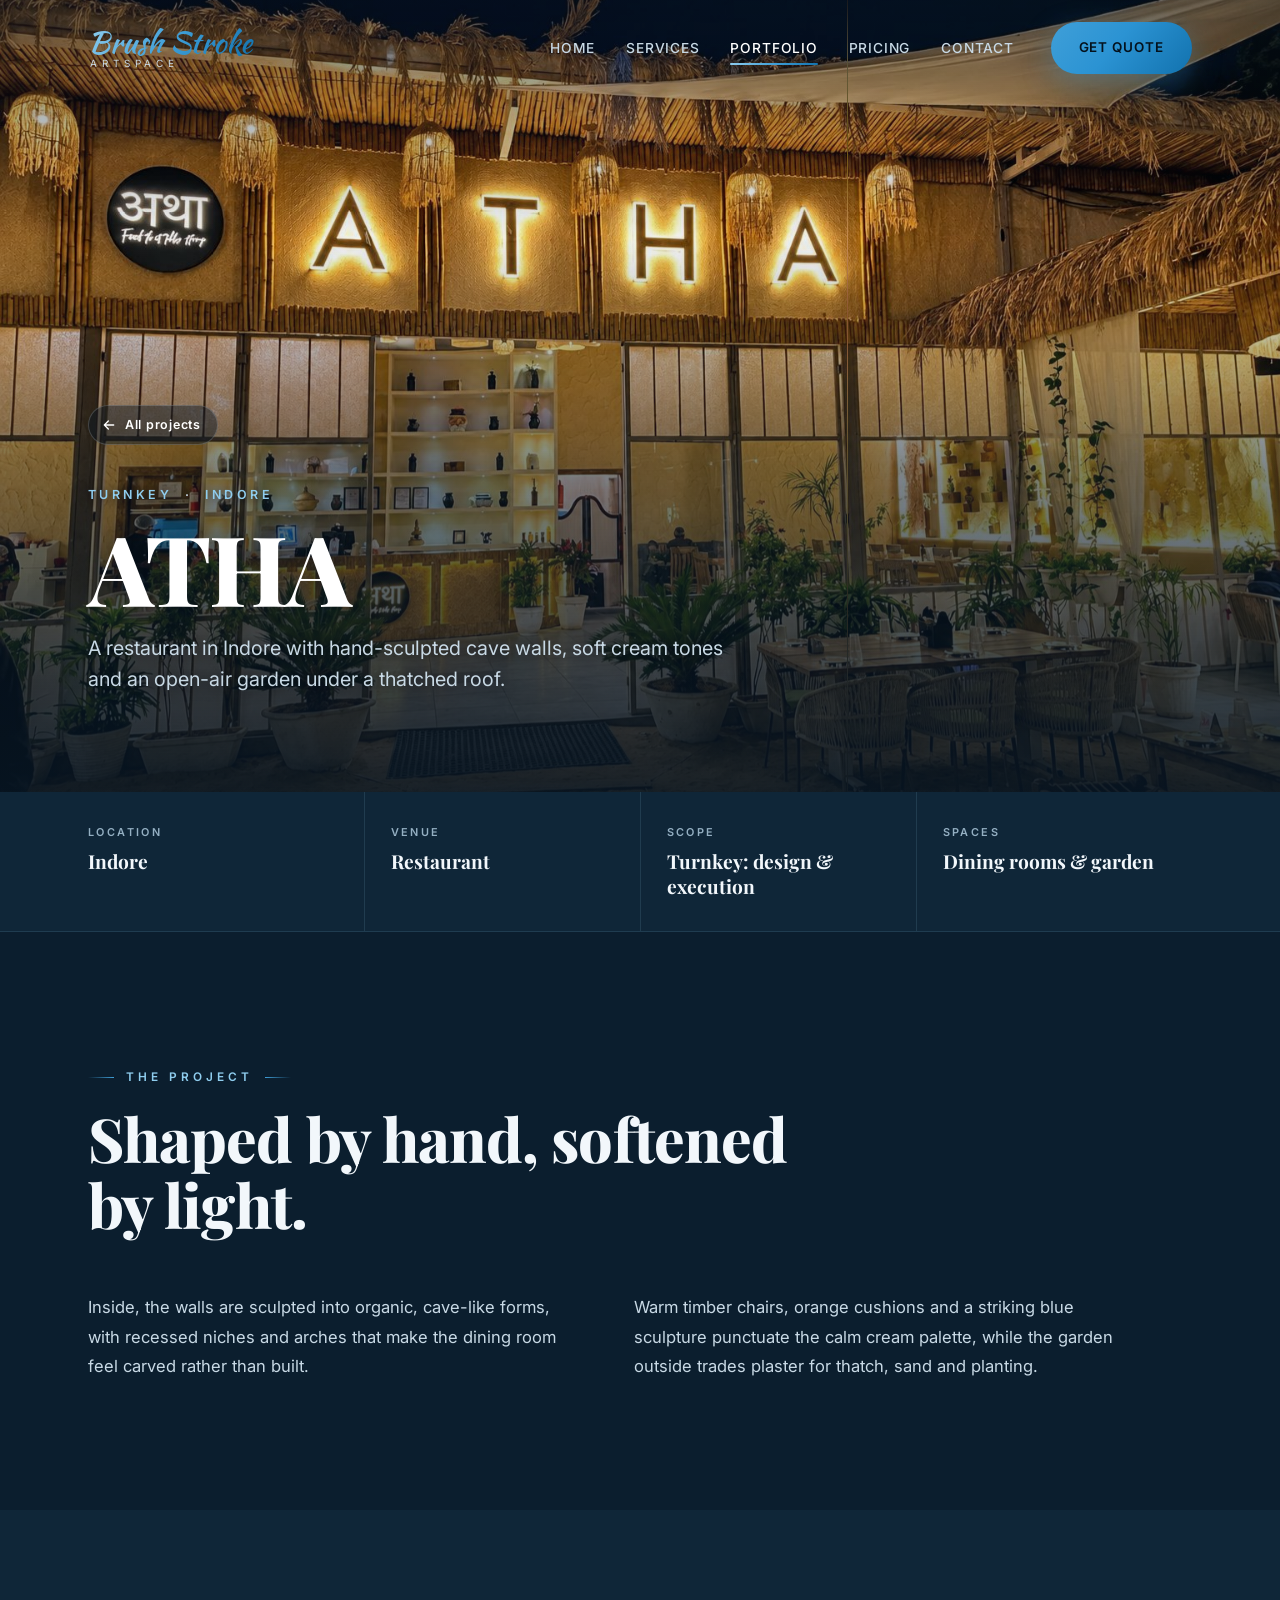
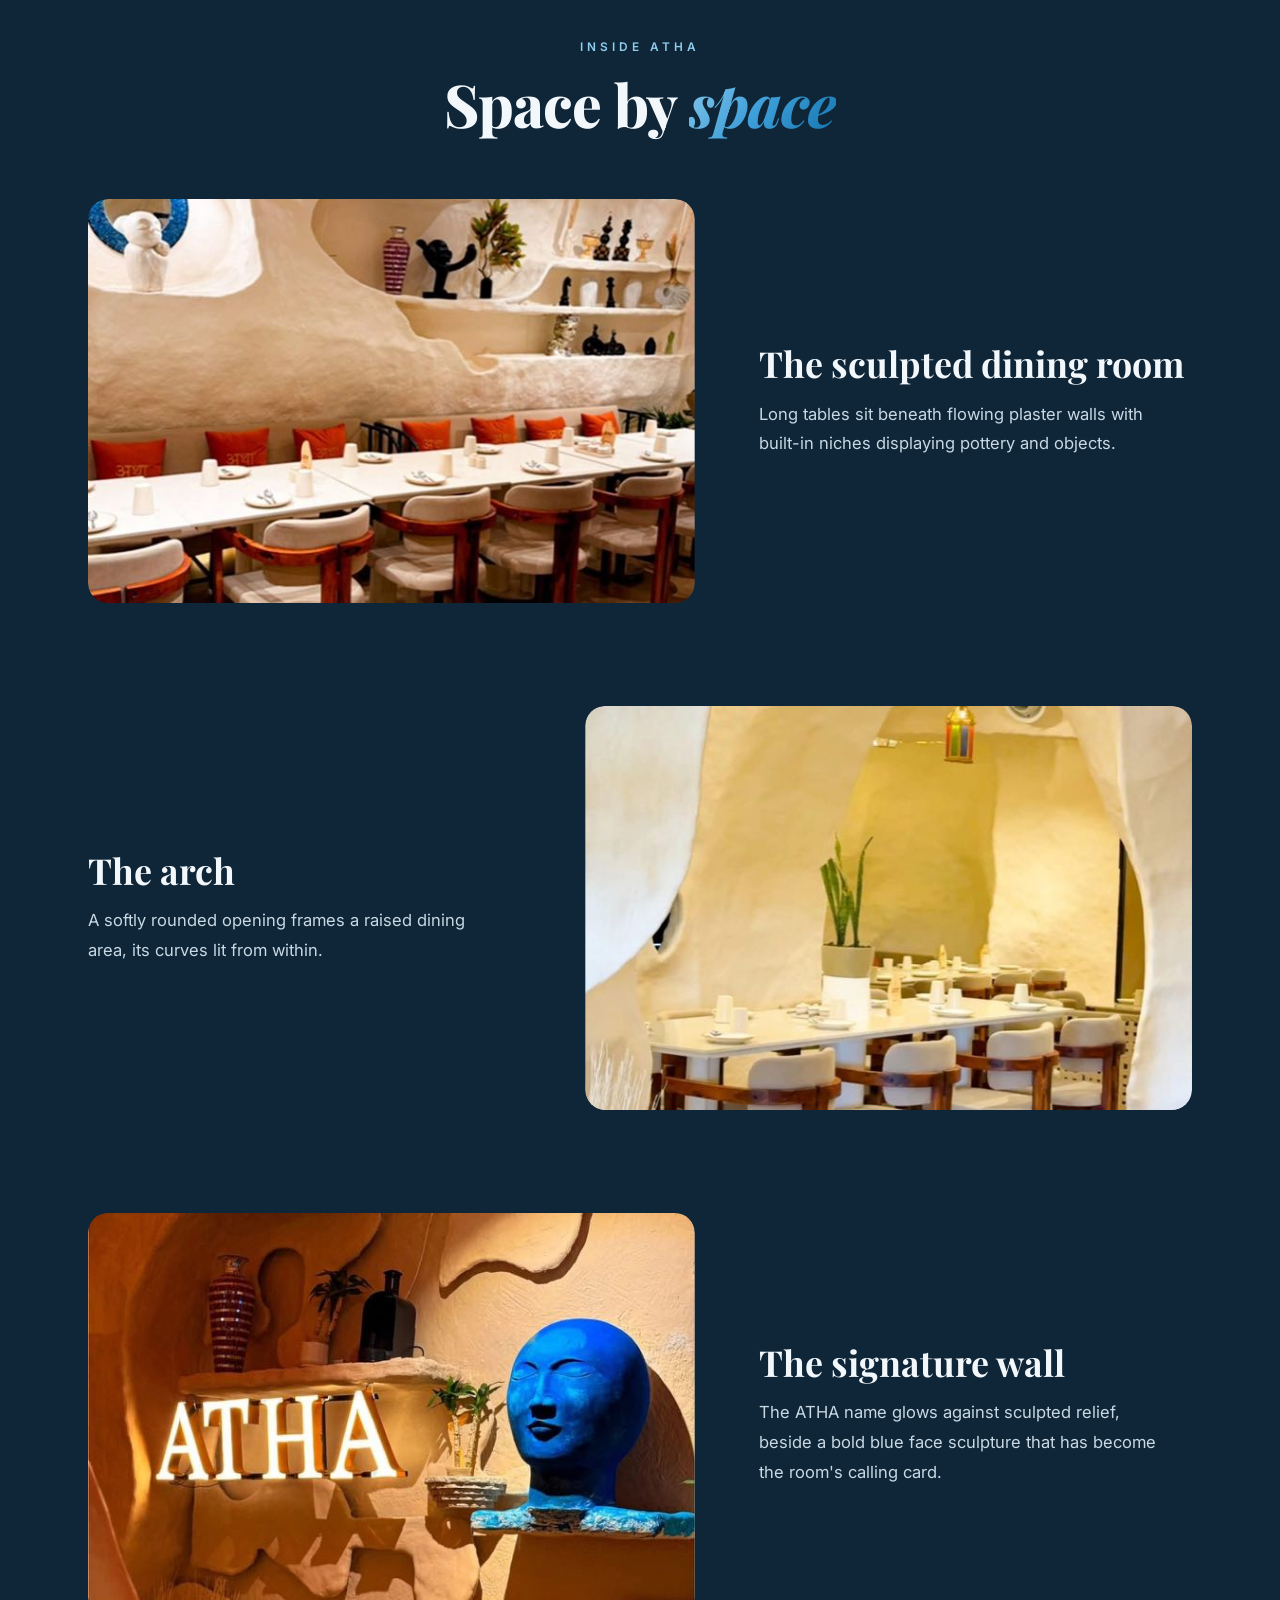
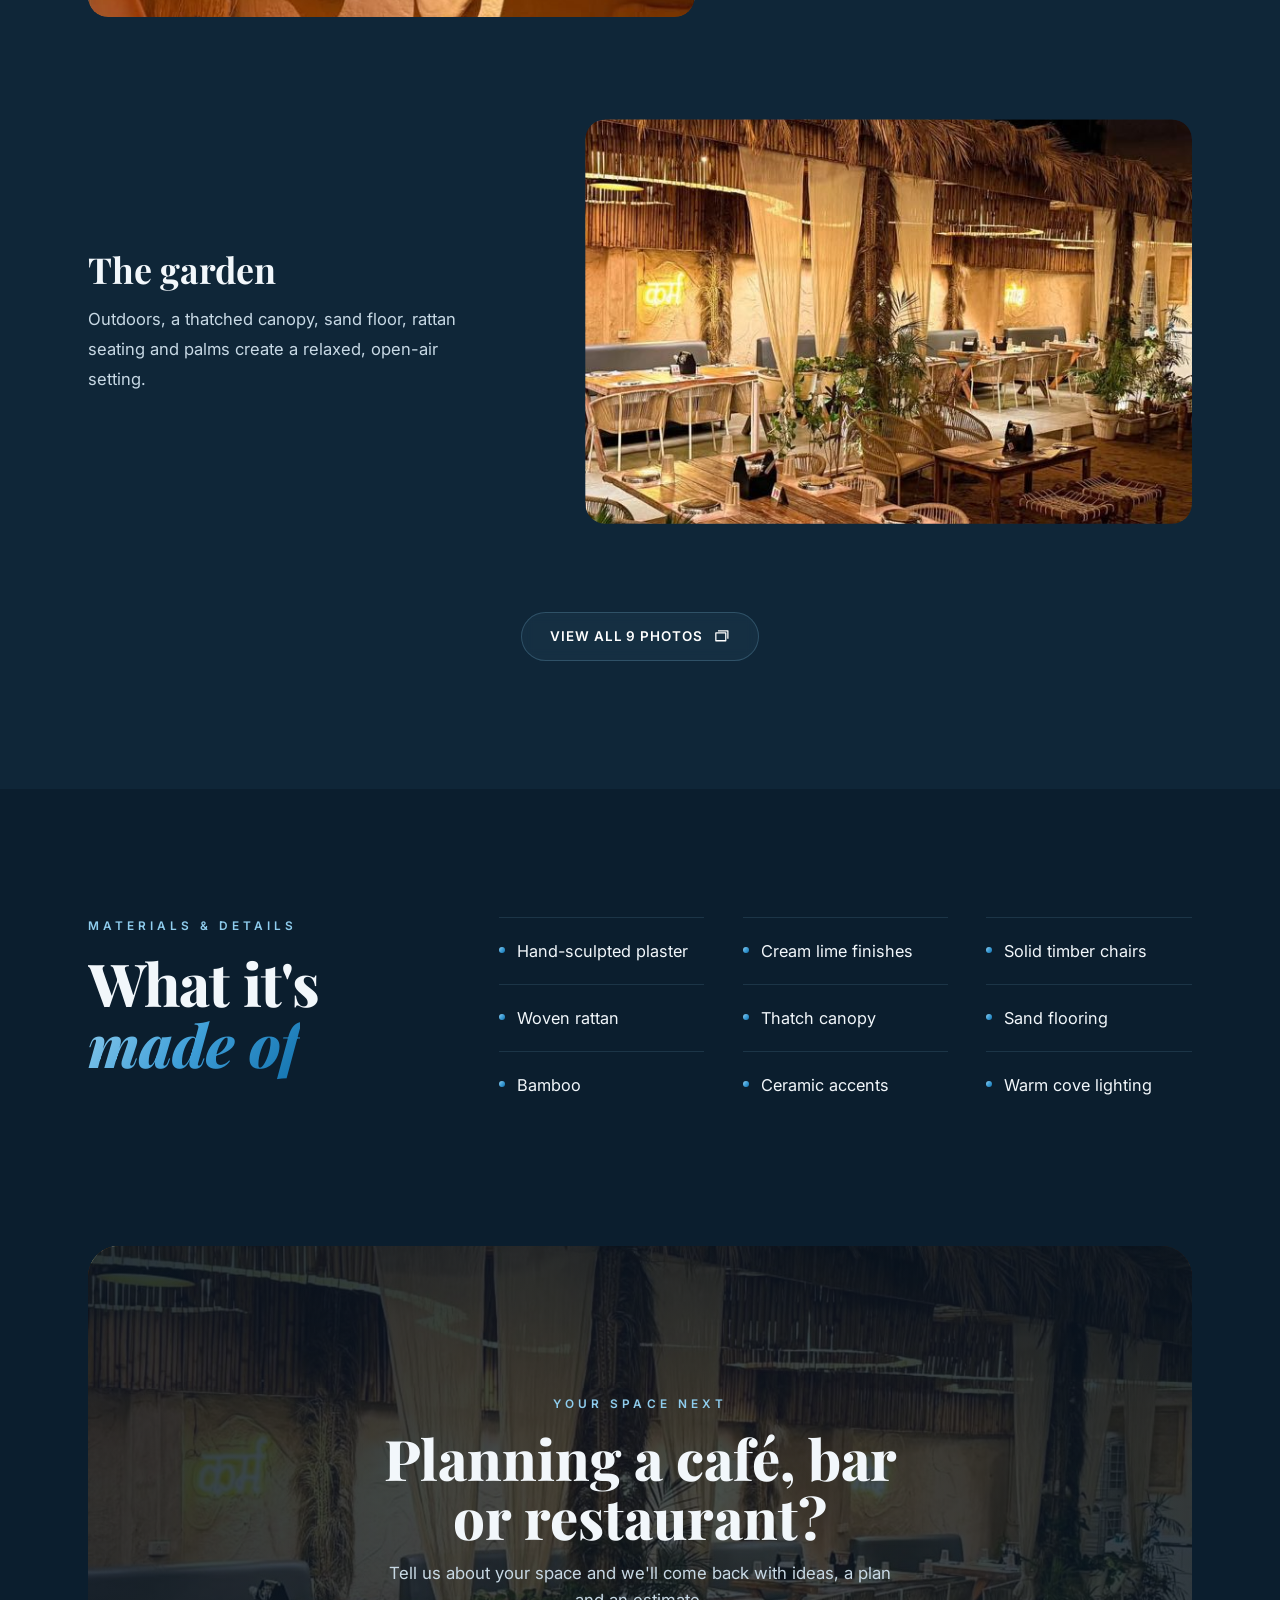
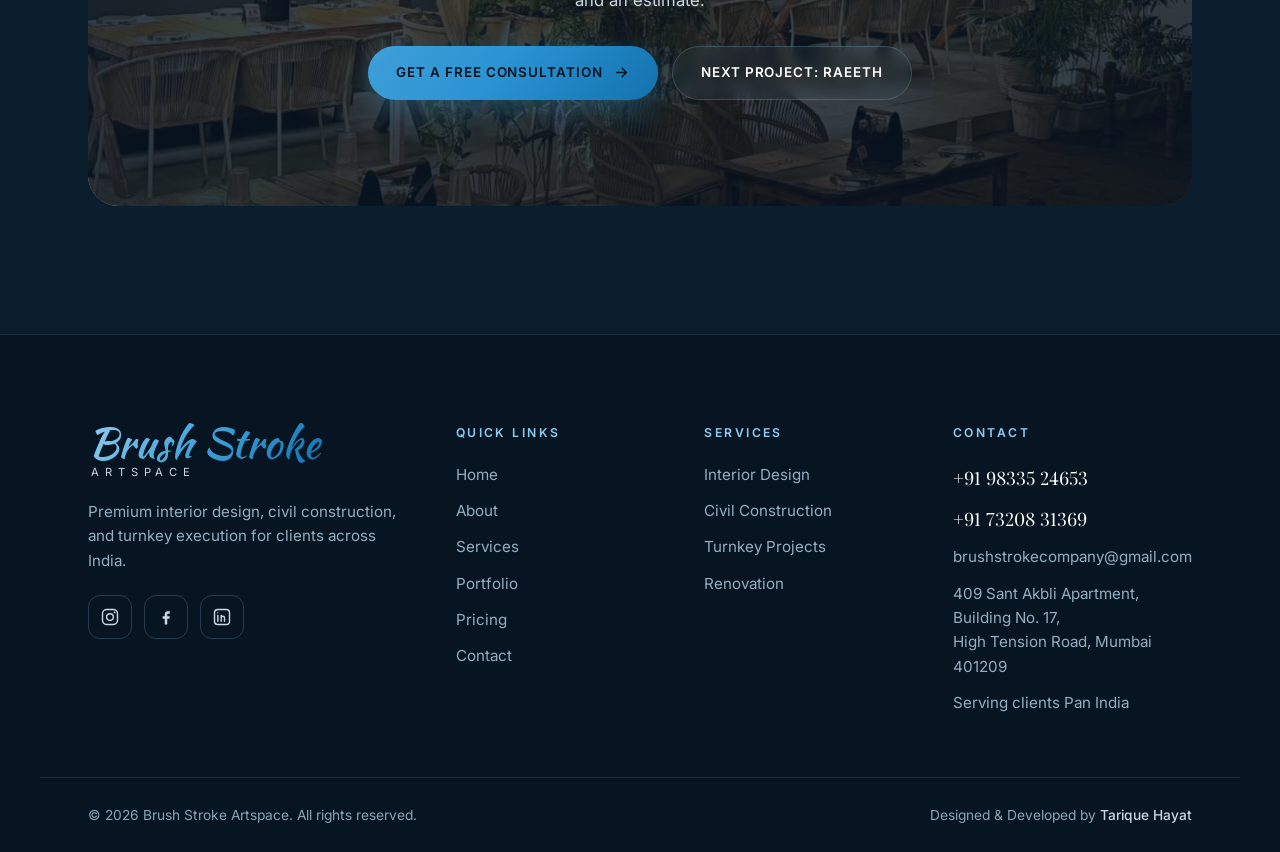
<file: projects/atha/index.html>
<!DOCTYPE html>
<!-- GENERATED by scripts/build-portfolio.js from projects.js — edit those, not this file. -->
<html lang="en-IN">
<head>
  <meta charset="UTF-8" />
  <script>document.documentElement.classList.add('js');</script>
  <!-- Back/Forward gets a plain crossfade instead of the forward fade-and-rise. Must run
       before first render: the cross-page transition is revealed on this (new) page. -->
  <script>addEventListener('pagereveal',function(e){var a=window.navigation&&navigation.activation;if(e.viewTransition&&a&&a.navigationType==='traverse')e.viewTransition.types.add('back')});</script>
  <meta name="viewport" content="width=device-width, initial-scale=1.0" />
  <meta name="theme-color" content="#0B1E2E" />
  <!-- every relative URL on this page resolves from the site root -->
  <base href="/" />
  <title>ATHA — Restaurant Interior Design, Indore | Brush Stroke</title>
  <meta name="description" content="A restaurant in Indore with hand-sculpted cave walls, soft cream tones and an open-air garden under a thatched roof." />
  <meta name="robots" content="index, follow, max-image-preview:large" />
  <meta property="og:title" content="ATHA — Interiors by Brush Stroke" />
  <meta property="og:description" content="A restaurant in Indore with hand-sculpted cave walls, soft cream tones and an open-air garden under a thatched roof." />
  <meta property="og:type" content="article" />
  <meta property="og:site_name" content="Brush Stroke" />
  <meta property="og:locale" content="en_IN" />
  <link rel="canonical" href="https://brushstrokeartspace.com/projects/atha/" />
  <meta property="og:url" content="https://brushstrokeartspace.com/projects/atha/" />
  <meta property="og:image" content="https://brushstrokeartspace.com/assets/portfolio/atha/07.jpg" />
  <meta name="twitter:image" content="https://brushstrokeartspace.com/assets/portfolio/atha/07.jpg" />
  <meta property="og:image:alt" content="ATHA, Indore — interior by Brush Stroke" />
  <meta name="twitter:card" content="summary_large_image" />
  <link rel="icon" type="image/png" href="assets/favicon-64.png" />
  <!-- Prerender a project page as soon as the visitor shows intent (hover on desktop, touch on
       phones): HTML, CSS and hero photo are ready, so the page fade starts at once. At most two
       pages are kept warm. Ignored by browsers without Speculation Rules. -->
  <script type="speculationrules">{"prerender":[{"where":{"href_matches":"/projects/*"},"eagerness":"moderate"}]}</script>
  <link rel="apple-touch-icon" href="assets/apple-touch-icon.png" />
  <link rel="preload" as="image" href="assets/hero/pp-atha-m.jpg" media="(max-width: 760px)" fetchpriority="high" />
  <link rel="preload" as="image" href="assets/portfolio/atha/07.jpg" media="(min-width: 761px)" fetchpriority="high" />
  <link rel="preconnect" href="https://fonts.googleapis.com" />
  <link rel="preconnect" href="https://fonts.gstatic.com" crossorigin />
  <link href="https://fonts.googleapis.com/css2?family=Playfair+Display:ital,wght@0,400;0,700;0,800;1,500;1,700&family=Inter:wght@400;500;600;700;800&family=Kaushan+Script&display=swap" rel="stylesheet" />
  <link rel="stylesheet" href="styles.css?v=36102cba" />
  <link rel="stylesheet" href="project.css?v=ff10b851" />
  <script>if(/[?&]theme=light\b/.test(location.search))document.write('<link rel="stylesheet" href="theme-light.css?v=b44accf1" />');</script>
  <script type="application/ld+json">{"@context":"https://schema.org","@graph":[{"@type":"CreativeWork","name":"ATHA — restaurant interior design, Indore","description":"A restaurant in Indore with hand-sculpted cave walls, soft cream tones and an open-air garden under a thatched roof.","inLanguage":"en-IN","locationCreated":{"@type":"Place","name":"Indore"},"creator":{"@id":"https://brushstrokeartspace.com/#business"},"image":["https://brushstrokeartspace.com/assets/portfolio/atha/01.jpg","https://brushstrokeartspace.com/assets/portfolio/atha/02.jpg","https://brushstrokeartspace.com/assets/portfolio/atha/03.jpg","https://brushstrokeartspace.com/assets/portfolio/atha/04.jpg","https://brushstrokeartspace.com/assets/portfolio/atha/05.jpg","https://brushstrokeartspace.com/assets/portfolio/atha/06.jpg","https://brushstrokeartspace.com/assets/portfolio/atha/07.jpg","https://brushstrokeartspace.com/assets/portfolio/atha/08.jpg","https://brushstrokeartspace.com/assets/portfolio/atha/09.jpg"],"@id":"https://brushstrokeartspace.com/projects/atha/#work","url":"https://brushstrokeartspace.com/projects/atha/","mainEntityOfPage":"https://brushstrokeartspace.com/projects/atha/"},{"@type":"BreadcrumbList","itemListElement":[{"@type":"ListItem","position":1,"name":"Home","item":"https://brushstrokeartspace.com/"},{"@type":"ListItem","position":2,"name":"Projects","item":"https://brushstrokeartspace.com/#portfolio"},{"@type":"ListItem","position":3,"name":"ATHA","item":"https://brushstrokeartspace.com/projects/atha/"}]}]}</script>
</head>
<body class="pp">
  <div class="scroll-progress" id="scrollProgress" aria-hidden="true"></div>

  <header class="nav" id="nav">
    <div class="container nav__wrap">
      <a href="#home" class="brand" aria-label="Brush Stroke Artspace home">
        <span class="brand__script">Brush Stroke</span>
        <span class="brand__sub">Artspace</span>
      </a>
      <nav class="nav__links" id="navLinks" aria-label="Primary">
        <a href="#home" class="nav__link">Home</a>
        <a href="#services" class="nav__link">Services</a>
        <a href="#portfolio" class="nav__link is-active" aria-current="page">Portfolio</a>
        <a href="#pricing" class="nav__link">Pricing</a>
        <a href="#contact" class="nav__link">Contact</a>
        <a href="#contact" class="btn btn--primary nav__cta magnetic"><span>Get Quote</span></a>
      </nav>
      <button class="nav__toggle" id="navToggle" aria-label="Open menu" aria-expanded="false">
        <span></span><span></span><span></span>
      </button>
    </div>
  </header>

  <main>
    <section class="pp-hero">
      <span class="pp-hero__lqip" aria-hidden="true" style="background-image:url('[data-uri]')"></span>
      <picture>
        <source media="(max-width: 760px)" srcset="assets/hero/pp-atha-m.jpg" />
        <img class="pp-hero__img" src="assets/portfolio/atha/07.jpg" alt="ATHA, Indore — restaurant interior design by Brush Stroke" fetchpriority="high" />
      </picture>
      <div class="container pp-hero__inner">
        <a class="pp-back reveal" data-reveal href="#portfolio"><svg viewBox="0 0 24 24" width="16" height="16" aria-hidden="true"><path d="M19 12H5M11 6l-6 6 6 6" fill="none" stroke="currentColor" stroke-width="2" stroke-linecap="round" stroke-linejoin="round"/></svg>All projects</a>
        <p class="pp-eyebrow reveal" data-reveal data-delay="80">Turnkey <span aria-hidden="true">·</span> Indore</p>
        <h1 class="reveal" data-reveal data-delay="160"><span class="pp-hero__title">ATHA</span></h1>
        <p class="pp-hero__lead reveal" data-reveal data-delay="320">A restaurant in Indore with hand-sculpted cave walls, soft cream tones and an open-air garden under a thatched roof.</p>
      </div>
    </section>

    <section class="pp-facts" aria-label="Project facts">
      <div class="container">
        <dl>
          <div class="reveal" data-reveal data-delay="0"><dt>Location</dt><dd>Indore</dd></div>
          <div class="reveal" data-reveal data-delay="90"><dt>Venue</dt><dd>Restaurant</dd></div>
          <div class="reveal" data-reveal data-delay="180"><dt>Scope</dt><dd>Turnkey: design &amp; execution</dd></div>
          <div class="reveal" data-reveal data-delay="270"><dt>Spaces</dt><dd>Dining rooms &amp; garden</dd></div>
        </dl>
      </div>
    </section>

    <section class="pp-section pp-overview" aria-label="About the project">
      <div class="container">
        <span class="kicker reveal" data-reveal>The project</span>
        <h2 class="pp-statement reveal" data-reveal data-delay="80">Shaped by hand, softened by light.</h2>
        <div class="pp-overview__body reveal" data-reveal data-delay="180">
          <p>Inside, the walls are sculpted into organic, cave-like forms, with recessed niches and arches that make the dining room feel carved rather than built.</p>
          <p>Warm timber chairs, orange cushions and a striking blue sculpture punctuate the calm cream palette, while the garden outside trades plaster for thatch, sand and planting.</p>
        </div>
      </div>
    </section>

    <section class="pp-section pp-section--alt pp-spaces" aria-label="Spaces">
      <div class="container">
        <header class="sec-head reveal" data-reveal>
          <span class="kicker">Inside ATHA</span>
          <h2 class="sec-title">Space by <em>space</em></h2>
        </header>
        <div class="pp-spaces__list">
        <article class="pp-space reveal" data-reveal>
          <button class="pp-space__img" type="button" data-lb-project="3" data-lb-index="4"
            aria-label="Open photo: The sculpted dining room">
            <!-- data-src: released by script.js once the hero photo has loaded, so on a slow
                 connection these never compete with it (noscript keeps them for no-JS) -->
            <img data-src="assets/portfolio/atha/thumb/05.jpg" alt="ATHA, Indore — the sculpted dining room" loading="lazy" decoding="async" />
            <noscript><img src="assets/portfolio/atha/thumb/05.jpg" alt="ATHA, Indore — the sculpted dining room" /></noscript>
          </button>
          <div class="pp-space__text">
            <h3>The sculpted dining room</h3>
            <p>Long tables sit beneath flowing plaster walls with built-in niches displaying pottery and objects.</p>
          </div>
        </article>
        <article class="pp-space reveal" data-reveal>
          <button class="pp-space__img" type="button" data-lb-project="3" data-lb-index="3"
            aria-label="Open photo: The arch">
            <!-- data-src: released by script.js once the hero photo has loaded, so on a slow
                 connection these never compete with it (noscript keeps them for no-JS) -->
            <img data-src="assets/portfolio/atha/thumb/04.jpg" alt="ATHA, Indore — the arch" loading="lazy" decoding="async" />
            <noscript><img src="assets/portfolio/atha/thumb/04.jpg" alt="ATHA, Indore — the arch" /></noscript>
          </button>
          <div class="pp-space__text">
            <h3>The arch</h3>
            <p>A softly rounded opening frames a raised dining area, its curves lit from within.</p>
          </div>
        </article>
        <article class="pp-space reveal" data-reveal>
          <button class="pp-space__img" type="button" data-lb-project="3" data-lb-index="0"
            aria-label="Open photo: The signature wall">
            <!-- data-src: released by script.js once the hero photo has loaded, so on a slow
                 connection these never compete with it (noscript keeps them for no-JS) -->
            <img data-src="assets/portfolio/atha/thumb/01.jpg" alt="ATHA, Indore — the signature wall" loading="lazy" decoding="async" />
            <noscript><img src="assets/portfolio/atha/thumb/01.jpg" alt="ATHA, Indore — the signature wall" /></noscript>
          </button>
          <div class="pp-space__text">
            <h3>The signature wall</h3>
            <p>The ATHA name glows against sculpted relief, beside a bold blue face sculpture that has become the room's calling card.</p>
          </div>
        </article>
        <article class="pp-space reveal" data-reveal>
          <button class="pp-space__img" type="button" data-lb-project="3" data-lb-index="7"
            aria-label="Open photo: The garden">
            <!-- data-src: released by script.js once the hero photo has loaded, so on a slow
                 connection these never compete with it (noscript keeps them for no-JS) -->
            <img data-src="assets/portfolio/atha/thumb/08.jpg" alt="ATHA, Indore — the garden" loading="lazy" decoding="async" />
            <noscript><img src="assets/portfolio/atha/thumb/08.jpg" alt="ATHA, Indore — the garden" /></noscript>
          </button>
          <div class="pp-space__text">
            <h3>The garden</h3>
            <p>Outdoors, a thatched canopy, sand floor, rattan seating and palms create a relaxed, open-air setting.</p>
          </div>
        </article>
        </div>
        <div class="pp-spaces__more reveal" data-reveal>
          <button class="btn btn--ghost" type="button" data-lb-all="3"><span>View all 9 photos</span>
            <svg viewBox="0 0 24 24" class="btn__ico" aria-hidden="true"><path d="M4 7h14v11H4zM7 4h14v11" fill="none" stroke="currentColor" stroke-width="1.8" stroke-linejoin="round"/></svg></button>
        </div>
      </div>
    </section>

    <section class="pp-section pp-materials" aria-label="Materials and details">
      <div class="container pp-materials__wrap">
        <header class="sec-head sec-head--left reveal" data-reveal>
          <span class="kicker">Materials &amp; details</span>
          <h2 class="sec-title">What it's <em>made of</em></h2>
        </header>
        <ul class="pp-materials__list">
          <li class="reveal" data-reveal data-delay="0">Hand-sculpted plaster</li>
          <li class="reveal" data-reveal data-delay="70">Cream lime finishes</li>
          <li class="reveal" data-reveal data-delay="140">Solid timber chairs</li>
          <li class="reveal" data-reveal data-delay="0">Woven rattan</li>
          <li class="reveal" data-reveal data-delay="70">Thatch canopy</li>
          <li class="reveal" data-reveal data-delay="140">Sand flooring</li>
          <li class="reveal" data-reveal data-delay="0">Bamboo</li>
          <li class="reveal" data-reveal data-delay="70">Ceramic accents</li>
          <li class="reveal" data-reveal data-delay="140">Warm cove lighting</li>
        </ul>
      </div>
    </section>

    <section class="pp-section pp-cta" aria-label="Start a project">
      <div class="container">
        <div class="pp-cta__panel reveal" data-reveal>
          <picture>
            <source media="(max-width: 760px)" srcset="assets/portfolio/atha/thumb/08.jpg" />
            <img class="pp-cta__img" src="assets/portfolio/atha/08.jpg" alt="" loading="lazy" decoding="async" />
          </picture>
          <div class="pp-cta__content">
            <span class="kicker">Your space next</span>
            <h2>Planning a café, bar<br/>or restaurant?</h2>
            <p>Tell us about your space and we'll come back with ideas, a plan and an estimate.</p>
            <div class="pp-cta__actions">
              <a href="#contact" class="btn btn--primary"><span>Get a Free Consultation</span>
                <svg viewBox="0 0 24 24" class="btn__ico" aria-hidden="true"><path d="M5 12h14M13 6l6 6-6 6" fill="none" stroke="currentColor" stroke-width="2" stroke-linecap="round" stroke-linejoin="round"/></svg></a>
              <a href="projects/raeeth/" class="btn btn--ghost"><span>Next project: Raeeth</span></a>
            </div>
          </div>
        </div>
      </div>
    </section>
  </main>

  <footer class="footer">
    <div class="container footer__grid">
      <div class="footer__brand">
        <!-- Same brand lockup as the header (.brand / .brand__script / .brand__sub),
             just scaled up for the footer — one brand treatment across the site
             instead of a separate image logo in a white card. -->
        <a href="#home" class="brand footer__logo" aria-label="Brush Stroke Artspace — back to top">
          <span class="brand__script">Brush Stroke</span>
          <span class="brand__sub">Artspace</span>
        </a>
        <p>Premium interior design, civil construction, and turnkey execution for clients across India.</p>
        <!-- QA-006: LinkedIn and Instagram are live (URLs supplied by the owner). Facebook is
             still an href="#" placeholder — a real profile URL has deliberately NOT been invented.
             ACTION: supply that URL, or remove the icon until the profile exists. -->
        <div class="footer__social">
          <a href="https://www.instagram.com/brushstrokeartspace/" aria-label="Brush Stroke Artspace on Instagram (opens in a new tab)" target="_blank" rel="noopener noreferrer"><svg viewBox="0 0 24 24"><rect x="3" y="3" width="18" height="18" rx="5" fill="none" stroke="currentColor" stroke-width="1.7"/><circle cx="12" cy="12" r="4" fill="none" stroke="currentColor" stroke-width="1.7"/><circle cx="17.5" cy="6.5" r="1.1" fill="currentColor"/></svg></a>
          <a href="https://www.facebook.com/share/19zfJt46u4/" aria-label="Brush Stroke Artspace on Facebook (opens in a new tab)" target="_blank" rel="noopener noreferrer"><svg viewBox="0 0 24 24"><path d="M14 8h2.5V5H14c-2 0-3.5 1.5-3.5 3.5V11H8v3h2.5v7h3v-7H16l.5-3h-3V8.8c0-.5.4-.8 .9-.8z" fill="currentColor"/></svg></a>
          <a href="https://www.linkedin.com/in/brush-stroke-art-space-407026342/" aria-label="Brush Stroke Artspace on LinkedIn (opens in a new tab)" target="_blank" rel="noopener noreferrer"><svg viewBox="0 0 24 24"><rect x="3" y="3" width="18" height="18" rx="4" fill="none" stroke="currentColor" stroke-width="1.7"/><path d="M7 10v7M7 7v.01M11 17v-4a2 2 0 0 1 4 0v4M11 10v7" fill="none" stroke="currentColor" stroke-width="1.7" stroke-linecap="round"/></svg></a>
        </div>
      </div>

      <div class="footer__col">
        <h3>Quick Links</h3>
        <a href="#home">Home</a><a href="#about">About</a><a href="#services">Services</a>
        <a href="#portfolio">Portfolio</a><a href="#pricing">Pricing</a>
        <a href="#contact">Contact</a>
      </div>
      <div class="footer__col">
        <h3>Services</h3>
        <a href="#services">Interior Design</a><a href="#services">Civil Construction</a>
        <a href="#services">Turnkey Projects</a>
        <!-- QA-008: "Renovation" is offered in the enquiry form but has NO service card,
             description or pricing anywhere on the site. Pointing it at #services sent
             users to a section that never mentions it. Routed to the enquiry form until
             the owner supplies approved Renovation copy + pricing. -->
        <a href="#contact">Renovation</a>
      </div>
      <div class="footer__col footer__contact">
        <h3>Contact</h3>
        <a href="tel:+919833524653">+91 98335 24653</a>
        <a href="tel:+917320831369">+91 73208 31369</a>
        <a href="mailto:brushstrokecompany@gmail.com">brushstrokecompany@gmail.com</a>
        <span>409 Sant Akbli Apartment, Building No. 17,<br />High Tension Road, Mumbai 401209</span>
        <span>Serving clients Pan India</span>
      </div>
    </div>
    <div class="container footer__bar">
      <p>© 2026 Brush Stroke Artspace. All rights reserved.</p>
      <p class="footer__credit">Designed &amp; Developed by
        <a href="https://tariqhayat.com" target="_blank" rel="noopener noreferrer">Tarique Hayat</a>
      </p>
    </div>
  </footer>

  <button class="to-top" id="toTop" aria-label="Back to top">
    <svg viewBox="0 0 24 24"><path d="M12 19V5M6 11l6-6 6 6" fill="none" stroke="currentColor" stroke-width="2" stroke-linecap="round" stroke-linejoin="round"/></svg>
  </button>

  <script src="pricing.js?v=e0a8774f" defer></script>
  <script src="projects.js?v=a8ee4482" defer></script>
  <script src="script.js?v=32f58d0c" defer></script>
</body>
</html>
</file>
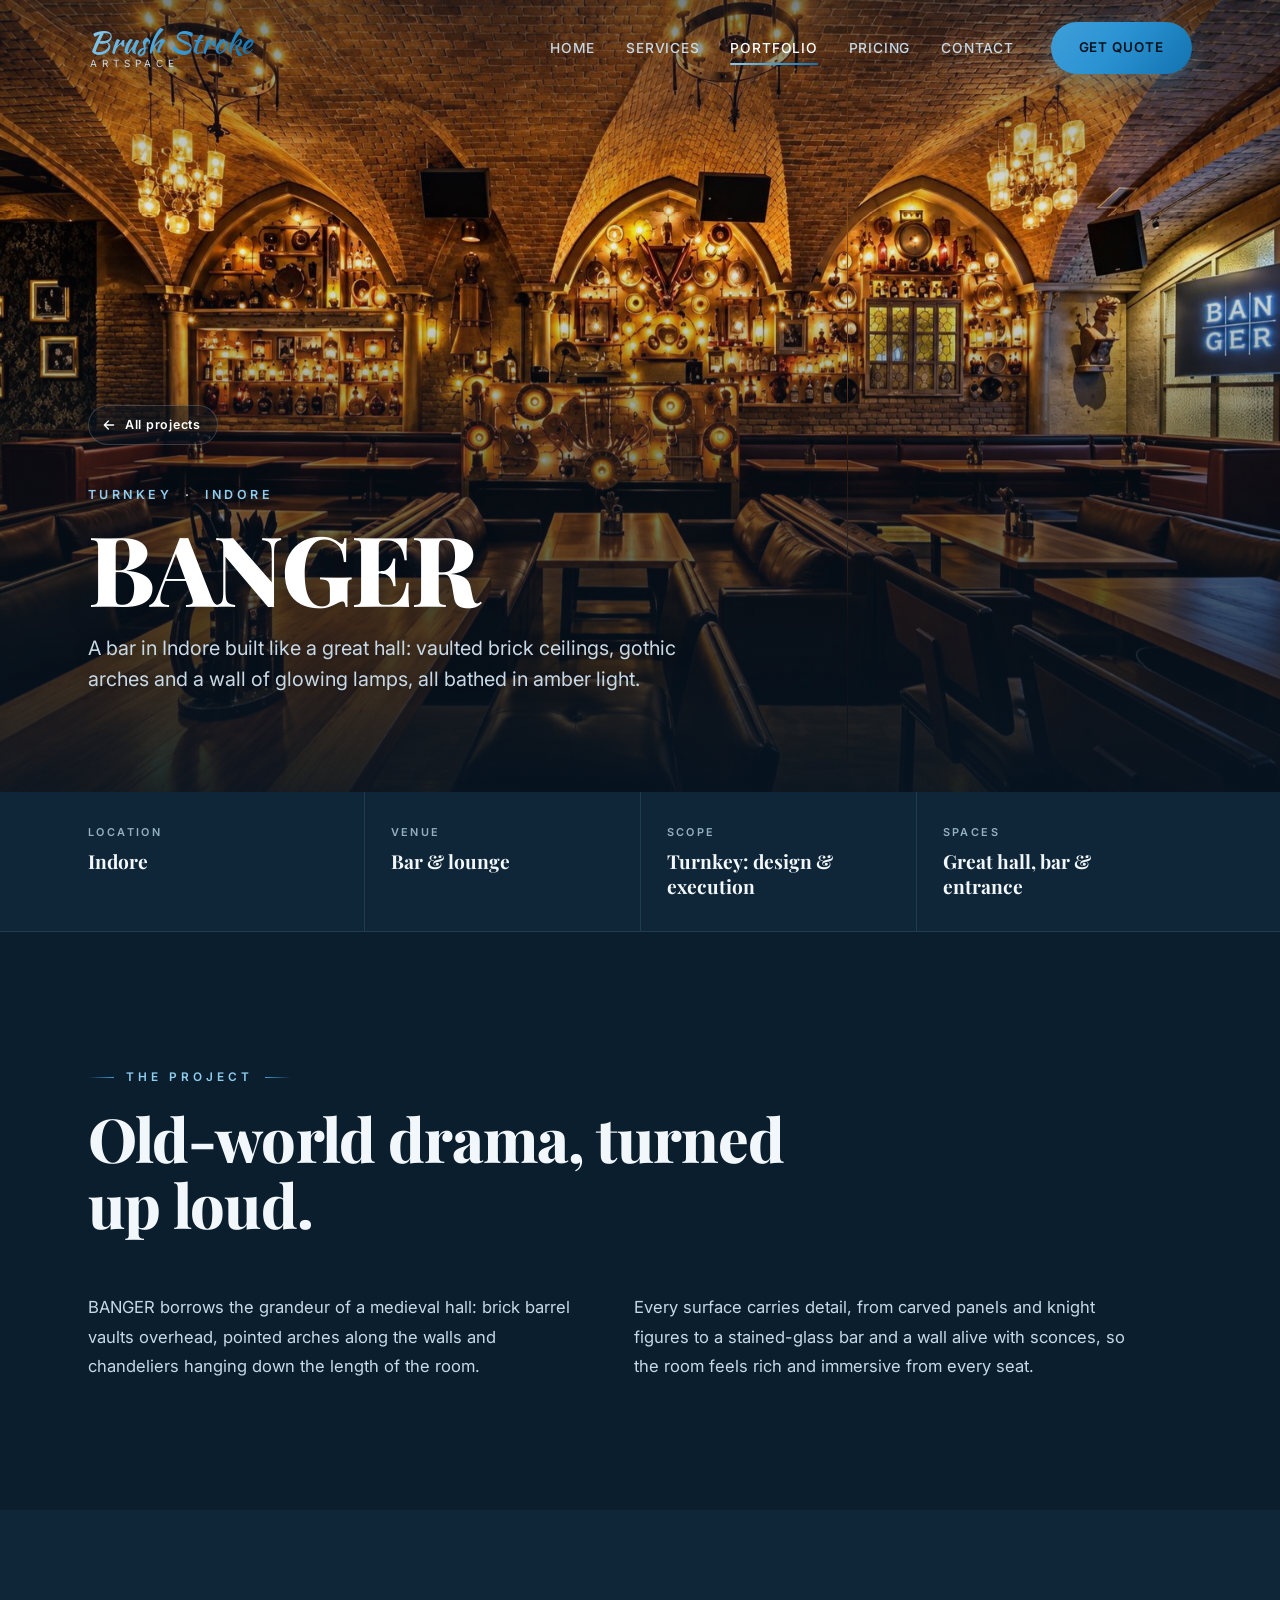
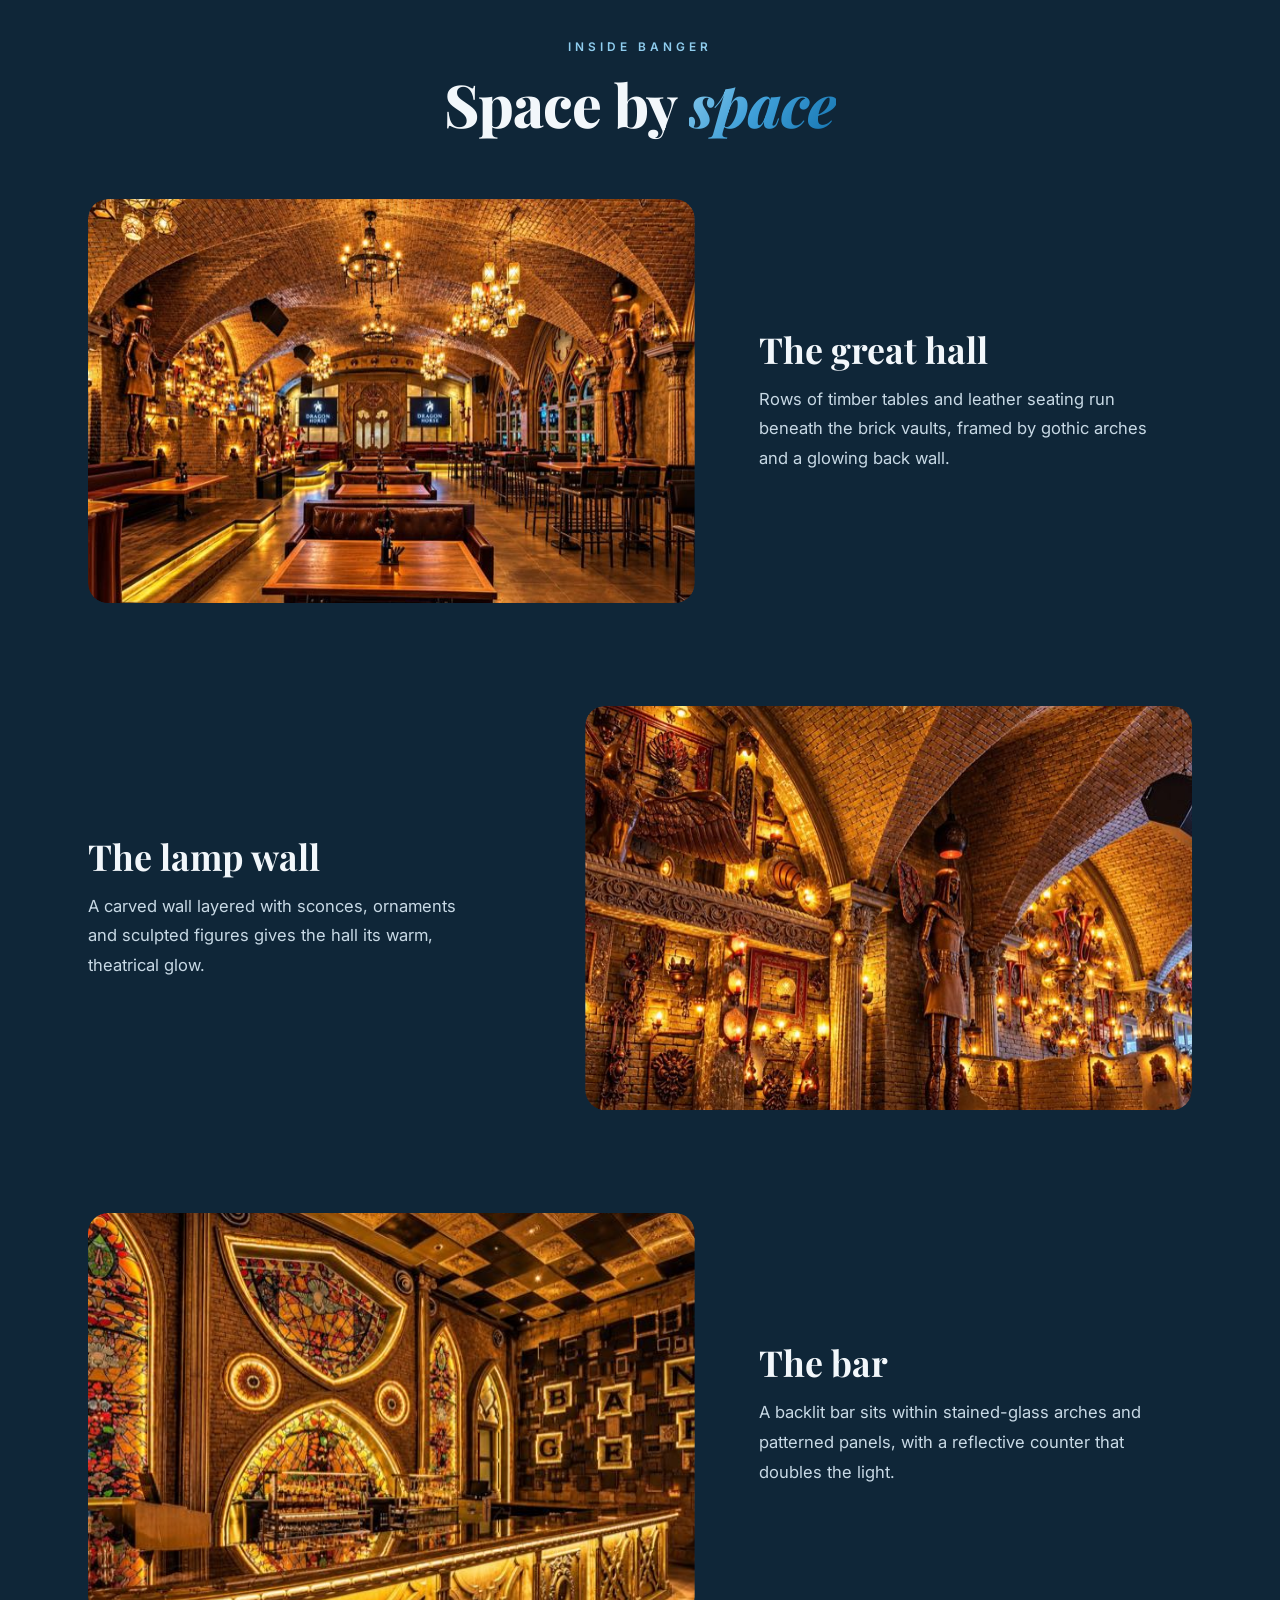
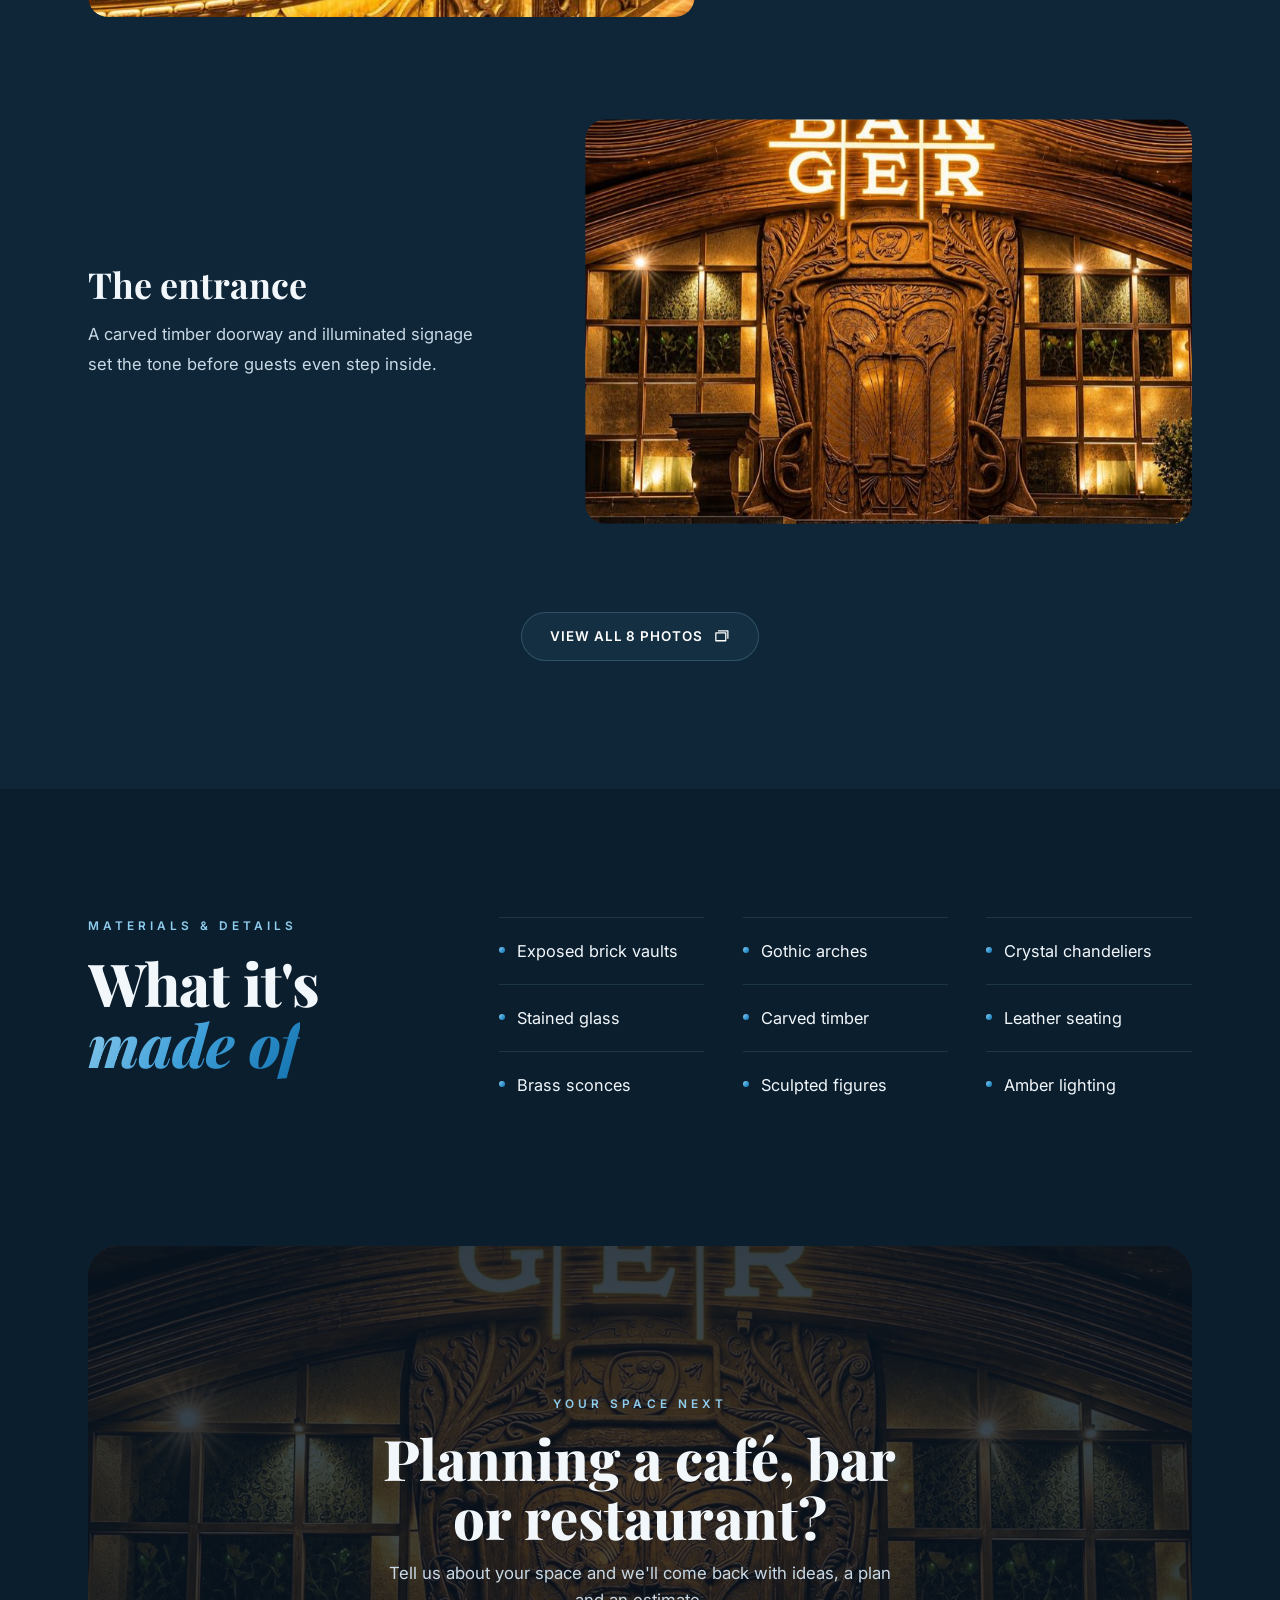
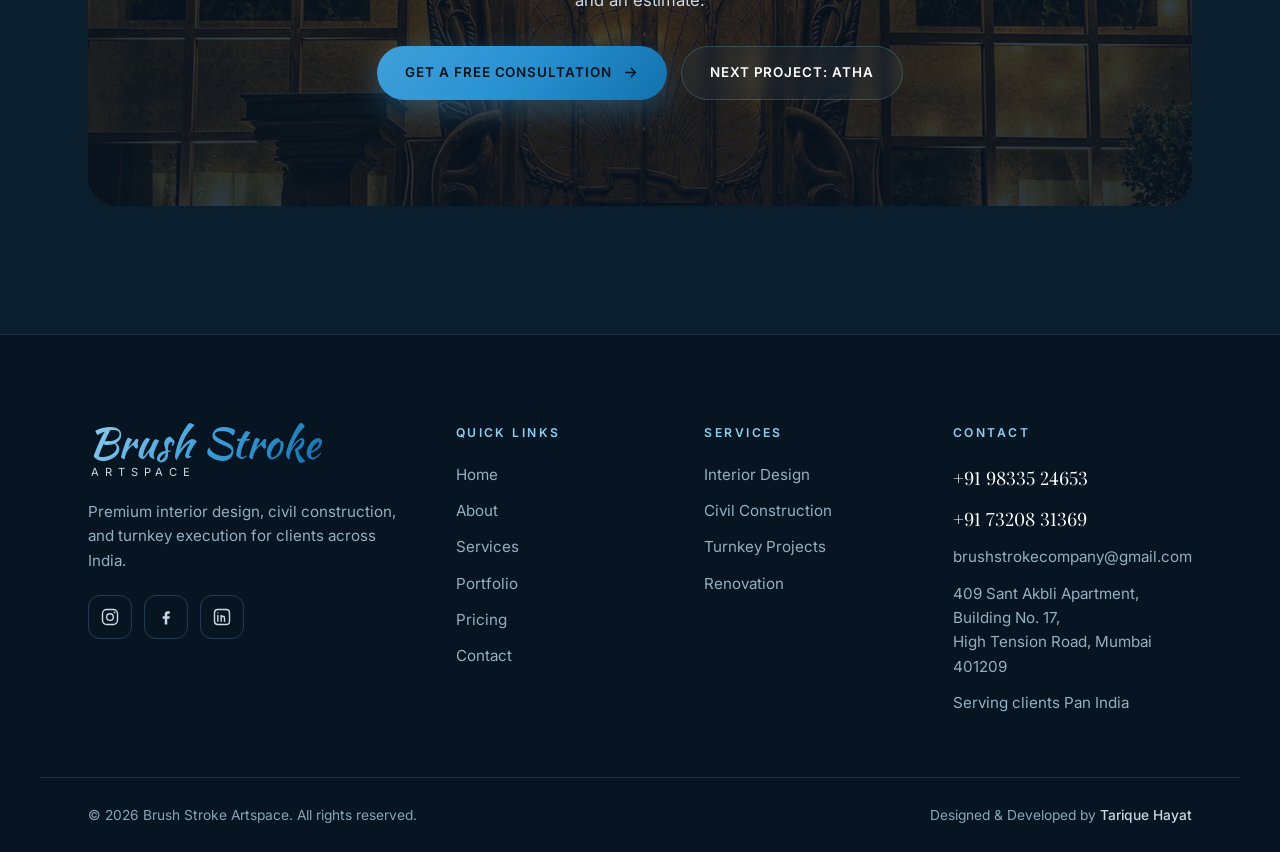
<file: projects/banger/index.html>
<!DOCTYPE html>
<!-- GENERATED by scripts/build-portfolio.js from projects.js — edit those, not this file. -->
<html lang="en-IN">
<head>
  <meta charset="UTF-8" />
  <script>document.documentElement.classList.add('js');</script>
  <!-- Back/Forward gets a plain crossfade instead of the forward fade-and-rise. Must run
       before first render: the cross-page transition is revealed on this (new) page. -->
  <script>addEventListener('pagereveal',function(e){var a=window.navigation&&navigation.activation;if(e.viewTransition&&a&&a.navigationType==='traverse')e.viewTransition.types.add('back')});</script>
  <meta name="viewport" content="width=device-width, initial-scale=1.0" />
  <meta name="theme-color" content="#0B1E2E" />
  <!-- every relative URL on this page resolves from the site root -->
  <base href="/" />
  <title>BANGER — Bar &amp; Lounge Interior Design, Indore | Brush Stroke</title>
  <meta name="description" content="A bar in Indore built like a great hall: vaulted brick ceilings, gothic arches and a wall of glowing lamps, all bathed in amber light." />
  <meta name="robots" content="index, follow, max-image-preview:large" />
  <meta property="og:title" content="BANGER — Interiors by Brush Stroke" />
  <meta property="og:description" content="A bar in Indore built like a great hall: vaulted brick ceilings, gothic arches and a wall of glowing lamps, all bathed in amber light." />
  <meta property="og:type" content="article" />
  <meta property="og:site_name" content="Brush Stroke" />
  <meta property="og:locale" content="en_IN" />
  <link rel="canonical" href="https://brushstrokeartspace.com/projects/banger/" />
  <meta property="og:url" content="https://brushstrokeartspace.com/projects/banger/" />
  <meta property="og:image" content="https://brushstrokeartspace.com/assets/portfolio/banger/01.jpg" />
  <meta name="twitter:image" content="https://brushstrokeartspace.com/assets/portfolio/banger/01.jpg" />
  <meta property="og:image:alt" content="BANGER, Indore — interior by Brush Stroke" />
  <meta name="twitter:card" content="summary_large_image" />
  <link rel="icon" type="image/png" href="assets/favicon-64.png" />
  <!-- Prerender a project page as soon as the visitor shows intent (hover on desktop, touch on
       phones): HTML, CSS and hero photo are ready, so the page fade starts at once. At most two
       pages are kept warm. Ignored by browsers without Speculation Rules. -->
  <script type="speculationrules">{"prerender":[{"where":{"href_matches":"/projects/*"},"eagerness":"moderate"}]}</script>
  <link rel="apple-touch-icon" href="assets/apple-touch-icon.png" />
  <link rel="preload" as="image" href="assets/hero/pp-banger-m.jpg" media="(max-width: 760px)" fetchpriority="high" />
  <link rel="preload" as="image" href="assets/portfolio/banger/01.jpg" media="(min-width: 761px)" fetchpriority="high" />
  <link rel="preconnect" href="https://fonts.googleapis.com" />
  <link rel="preconnect" href="https://fonts.gstatic.com" crossorigin />
  <link href="https://fonts.googleapis.com/css2?family=Playfair+Display:ital,wght@0,400;0,700;0,800;1,500;1,700&family=Inter:wght@400;500;600;700;800&family=Kaushan+Script&display=swap" rel="stylesheet" />
  <link rel="stylesheet" href="styles.css?v=36102cba" />
  <link rel="stylesheet" href="project.css?v=ff10b851" />
  <script>if(/[?&]theme=light\b/.test(location.search))document.write('<link rel="stylesheet" href="theme-light.css?v=b44accf1" />');</script>
  <script type="application/ld+json">{"@context":"https://schema.org","@graph":[{"@type":"CreativeWork","name":"BANGER — bar & lounge interior design, Indore","description":"A bar in Indore built like a great hall: vaulted brick ceilings, gothic arches and a wall of glowing lamps, all bathed in amber light.","inLanguage":"en-IN","locationCreated":{"@type":"Place","name":"Indore"},"creator":{"@id":"https://brushstrokeartspace.com/#business"},"image":["https://brushstrokeartspace.com/assets/portfolio/banger/01.jpg","https://brushstrokeartspace.com/assets/portfolio/banger/02.jpg","https://brushstrokeartspace.com/assets/portfolio/banger/03.jpg","https://brushstrokeartspace.com/assets/portfolio/banger/04.jpg","https://brushstrokeartspace.com/assets/portfolio/banger/05.jpg","https://brushstrokeartspace.com/assets/portfolio/banger/06.jpg","https://brushstrokeartspace.com/assets/portfolio/banger/07.jpg","https://brushstrokeartspace.com/assets/portfolio/banger/08.jpg"],"@id":"https://brushstrokeartspace.com/projects/banger/#work","url":"https://brushstrokeartspace.com/projects/banger/","mainEntityOfPage":"https://brushstrokeartspace.com/projects/banger/"},{"@type":"BreadcrumbList","itemListElement":[{"@type":"ListItem","position":1,"name":"Home","item":"https://brushstrokeartspace.com/"},{"@type":"ListItem","position":2,"name":"Projects","item":"https://brushstrokeartspace.com/#portfolio"},{"@type":"ListItem","position":3,"name":"BANGER","item":"https://brushstrokeartspace.com/projects/banger/"}]}]}</script>
</head>
<body class="pp">
  <div class="scroll-progress" id="scrollProgress" aria-hidden="true"></div>

  <header class="nav" id="nav">
    <div class="container nav__wrap">
      <a href="#home" class="brand" aria-label="Brush Stroke Artspace home">
        <span class="brand__script">Brush Stroke</span>
        <span class="brand__sub">Artspace</span>
      </a>
      <nav class="nav__links" id="navLinks" aria-label="Primary">
        <a href="#home" class="nav__link">Home</a>
        <a href="#services" class="nav__link">Services</a>
        <a href="#portfolio" class="nav__link is-active" aria-current="page">Portfolio</a>
        <a href="#pricing" class="nav__link">Pricing</a>
        <a href="#contact" class="nav__link">Contact</a>
        <a href="#contact" class="btn btn--primary nav__cta magnetic"><span>Get Quote</span></a>
      </nav>
      <button class="nav__toggle" id="navToggle" aria-label="Open menu" aria-expanded="false">
        <span></span><span></span><span></span>
      </button>
    </div>
  </header>

  <main>
    <section class="pp-hero">
      <span class="pp-hero__lqip" aria-hidden="true" style="background-image:url('[data-uri]')"></span>
      <picture>
        <source media="(max-width: 760px)" srcset="assets/hero/pp-banger-m.jpg" />
        <img class="pp-hero__img" src="assets/portfolio/banger/01.jpg" alt="BANGER, Indore — bar &amp; lounge interior design by Brush Stroke" fetchpriority="high" />
      </picture>
      <div class="container pp-hero__inner">
        <a class="pp-back reveal" data-reveal href="#portfolio"><svg viewBox="0 0 24 24" width="16" height="16" aria-hidden="true"><path d="M19 12H5M11 6l-6 6 6 6" fill="none" stroke="currentColor" stroke-width="2" stroke-linecap="round" stroke-linejoin="round"/></svg>All projects</a>
        <p class="pp-eyebrow reveal" data-reveal data-delay="80">Turnkey <span aria-hidden="true">·</span> Indore</p>
        <h1 class="reveal" data-reveal data-delay="160"><span class="pp-hero__title">BANGER</span></h1>
        <p class="pp-hero__lead reveal" data-reveal data-delay="320">A bar in Indore built like a great hall: vaulted brick ceilings, gothic arches and a wall of glowing lamps, all bathed in amber light.</p>
      </div>
    </section>

    <section class="pp-facts" aria-label="Project facts">
      <div class="container">
        <dl>
          <div class="reveal" data-reveal data-delay="0"><dt>Location</dt><dd>Indore</dd></div>
          <div class="reveal" data-reveal data-delay="90"><dt>Venue</dt><dd>Bar &amp; lounge</dd></div>
          <div class="reveal" data-reveal data-delay="180"><dt>Scope</dt><dd>Turnkey: design &amp; execution</dd></div>
          <div class="reveal" data-reveal data-delay="270"><dt>Spaces</dt><dd>Great hall, bar &amp; entrance</dd></div>
        </dl>
      </div>
    </section>

    <section class="pp-section pp-overview" aria-label="About the project">
      <div class="container">
        <span class="kicker reveal" data-reveal>The project</span>
        <h2 class="pp-statement reveal" data-reveal data-delay="80">Old-world drama, turned up loud.</h2>
        <div class="pp-overview__body reveal" data-reveal data-delay="180">
          <p>BANGER borrows the grandeur of a medieval hall: brick barrel vaults overhead, pointed arches along the walls and chandeliers hanging down the length of the room.</p>
          <p>Every surface carries detail, from carved panels and knight figures to a stained-glass bar and a wall alive with sconces, so the room feels rich and immersive from every seat.</p>
        </div>
      </div>
    </section>

    <section class="pp-section pp-section--alt pp-spaces" aria-label="Spaces">
      <div class="container">
        <header class="sec-head reveal" data-reveal>
          <span class="kicker">Inside BANGER</span>
          <h2 class="sec-title">Space by <em>space</em></h2>
        </header>
        <div class="pp-spaces__list">
        <article class="pp-space reveal" data-reveal>
          <button class="pp-space__img" type="button" data-lb-project="2" data-lb-index="4"
            aria-label="Open photo: The great hall">
            <!-- data-src: released by script.js once the hero photo has loaded, so on a slow
                 connection these never compete with it (noscript keeps them for no-JS) -->
            <img data-src="assets/portfolio/banger/thumb/05.jpg" alt="BANGER, Indore — the great hall" loading="lazy" decoding="async" />
            <noscript><img src="assets/portfolio/banger/thumb/05.jpg" alt="BANGER, Indore — the great hall" /></noscript>
          </button>
          <div class="pp-space__text">
            <h3>The great hall</h3>
            <p>Rows of timber tables and leather seating run beneath the brick vaults, framed by gothic arches and a glowing back wall.</p>
          </div>
        </article>
        <article class="pp-space reveal" data-reveal>
          <button class="pp-space__img" type="button" data-lb-project="2" data-lb-index="3"
            aria-label="Open photo: The lamp wall">
            <!-- data-src: released by script.js once the hero photo has loaded, so on a slow
                 connection these never compete with it (noscript keeps them for no-JS) -->
            <img data-src="assets/portfolio/banger/thumb/04.jpg" alt="BANGER, Indore — the lamp wall" loading="lazy" decoding="async" />
            <noscript><img src="assets/portfolio/banger/thumb/04.jpg" alt="BANGER, Indore — the lamp wall" /></noscript>
          </button>
          <div class="pp-space__text">
            <h3>The lamp wall</h3>
            <p>A carved wall layered with sconces, ornaments and sculpted figures gives the hall its warm, theatrical glow.</p>
          </div>
        </article>
        <article class="pp-space reveal" data-reveal>
          <button class="pp-space__img" type="button" data-lb-project="2" data-lb-index="6"
            aria-label="Open photo: The bar">
            <!-- data-src: released by script.js once the hero photo has loaded, so on a slow
                 connection these never compete with it (noscript keeps them for no-JS) -->
            <img data-src="assets/portfolio/banger/thumb/07.jpg" alt="BANGER, Indore — the bar" loading="lazy" decoding="async" />
            <noscript><img src="assets/portfolio/banger/thumb/07.jpg" alt="BANGER, Indore — the bar" /></noscript>
          </button>
          <div class="pp-space__text">
            <h3>The bar</h3>
            <p>A backlit bar sits within stained-glass arches and patterned panels, with a reflective counter that doubles the light.</p>
          </div>
        </article>
        <article class="pp-space reveal" data-reveal>
          <button class="pp-space__img" type="button" data-lb-project="2" data-lb-index="7"
            aria-label="Open photo: The entrance">
            <!-- data-src: released by script.js once the hero photo has loaded, so on a slow
                 connection these never compete with it (noscript keeps them for no-JS) -->
            <img data-src="assets/portfolio/banger/thumb/08.jpg" alt="BANGER, Indore — the entrance" loading="lazy" decoding="async" />
            <noscript><img src="assets/portfolio/banger/thumb/08.jpg" alt="BANGER, Indore — the entrance" /></noscript>
          </button>
          <div class="pp-space__text">
            <h3>The entrance</h3>
            <p>A carved timber doorway and illuminated signage set the tone before guests even step inside.</p>
          </div>
        </article>
        </div>
        <div class="pp-spaces__more reveal" data-reveal>
          <button class="btn btn--ghost" type="button" data-lb-all="2"><span>View all 8 photos</span>
            <svg viewBox="0 0 24 24" class="btn__ico" aria-hidden="true"><path d="M4 7h14v11H4zM7 4h14v11" fill="none" stroke="currentColor" stroke-width="1.8" stroke-linejoin="round"/></svg></button>
        </div>
      </div>
    </section>

    <section class="pp-section pp-materials" aria-label="Materials and details">
      <div class="container pp-materials__wrap">
        <header class="sec-head sec-head--left reveal" data-reveal>
          <span class="kicker">Materials &amp; details</span>
          <h2 class="sec-title">What it's <em>made of</em></h2>
        </header>
        <ul class="pp-materials__list">
          <li class="reveal" data-reveal data-delay="0">Exposed brick vaults</li>
          <li class="reveal" data-reveal data-delay="70">Gothic arches</li>
          <li class="reveal" data-reveal data-delay="140">Crystal chandeliers</li>
          <li class="reveal" data-reveal data-delay="0">Stained glass</li>
          <li class="reveal" data-reveal data-delay="70">Carved timber</li>
          <li class="reveal" data-reveal data-delay="140">Leather seating</li>
          <li class="reveal" data-reveal data-delay="0">Brass sconces</li>
          <li class="reveal" data-reveal data-delay="70">Sculpted figures</li>
          <li class="reveal" data-reveal data-delay="140">Amber lighting</li>
        </ul>
      </div>
    </section>

    <section class="pp-section pp-cta" aria-label="Start a project">
      <div class="container">
        <div class="pp-cta__panel reveal" data-reveal>
          <picture>
            <source media="(max-width: 760px)" srcset="assets/portfolio/banger/thumb/08.jpg" />
            <img class="pp-cta__img" src="assets/portfolio/banger/08.jpg" alt="" loading="lazy" decoding="async" />
          </picture>
          <div class="pp-cta__content">
            <span class="kicker">Your space next</span>
            <h2>Planning a café, bar<br/>or restaurant?</h2>
            <p>Tell us about your space and we'll come back with ideas, a plan and an estimate.</p>
            <div class="pp-cta__actions">
              <a href="#contact" class="btn btn--primary"><span>Get a Free Consultation</span>
                <svg viewBox="0 0 24 24" class="btn__ico" aria-hidden="true"><path d="M5 12h14M13 6l6 6-6 6" fill="none" stroke="currentColor" stroke-width="2" stroke-linecap="round" stroke-linejoin="round"/></svg></a>
              <a href="projects/atha/" class="btn btn--ghost"><span>Next project: ATHA</span></a>
            </div>
          </div>
        </div>
      </div>
    </section>
  </main>

  <footer class="footer">
    <div class="container footer__grid">
      <div class="footer__brand">
        <!-- Same brand lockup as the header (.brand / .brand__script / .brand__sub),
             just scaled up for the footer — one brand treatment across the site
             instead of a separate image logo in a white card. -->
        <a href="#home" class="brand footer__logo" aria-label="Brush Stroke Artspace — back to top">
          <span class="brand__script">Brush Stroke</span>
          <span class="brand__sub">Artspace</span>
        </a>
        <p>Premium interior design, civil construction, and turnkey execution for clients across India.</p>
        <!-- QA-006: LinkedIn and Instagram are live (URLs supplied by the owner). Facebook is
             still an href="#" placeholder — a real profile URL has deliberately NOT been invented.
             ACTION: supply that URL, or remove the icon until the profile exists. -->
        <div class="footer__social">
          <a href="https://www.instagram.com/brushstrokeartspace/" aria-label="Brush Stroke Artspace on Instagram (opens in a new tab)" target="_blank" rel="noopener noreferrer"><svg viewBox="0 0 24 24"><rect x="3" y="3" width="18" height="18" rx="5" fill="none" stroke="currentColor" stroke-width="1.7"/><circle cx="12" cy="12" r="4" fill="none" stroke="currentColor" stroke-width="1.7"/><circle cx="17.5" cy="6.5" r="1.1" fill="currentColor"/></svg></a>
          <a href="https://www.facebook.com/share/19zfJt46u4/" aria-label="Brush Stroke Artspace on Facebook (opens in a new tab)" target="_blank" rel="noopener noreferrer"><svg viewBox="0 0 24 24"><path d="M14 8h2.5V5H14c-2 0-3.5 1.5-3.5 3.5V11H8v3h2.5v7h3v-7H16l.5-3h-3V8.8c0-.5.4-.8 .9-.8z" fill="currentColor"/></svg></a>
          <a href="https://www.linkedin.com/in/brush-stroke-art-space-407026342/" aria-label="Brush Stroke Artspace on LinkedIn (opens in a new tab)" target="_blank" rel="noopener noreferrer"><svg viewBox="0 0 24 24"><rect x="3" y="3" width="18" height="18" rx="4" fill="none" stroke="currentColor" stroke-width="1.7"/><path d="M7 10v7M7 7v.01M11 17v-4a2 2 0 0 1 4 0v4M11 10v7" fill="none" stroke="currentColor" stroke-width="1.7" stroke-linecap="round"/></svg></a>
        </div>
      </div>

      <div class="footer__col">
        <h3>Quick Links</h3>
        <a href="#home">Home</a><a href="#about">About</a><a href="#services">Services</a>
        <a href="#portfolio">Portfolio</a><a href="#pricing">Pricing</a>
        <a href="#contact">Contact</a>
      </div>
      <div class="footer__col">
        <h3>Services</h3>
        <a href="#services">Interior Design</a><a href="#services">Civil Construction</a>
        <a href="#services">Turnkey Projects</a>
        <!-- QA-008: "Renovation" is offered in the enquiry form but has NO service card,
             description or pricing anywhere on the site. Pointing it at #services sent
             users to a section that never mentions it. Routed to the enquiry form until
             the owner supplies approved Renovation copy + pricing. -->
        <a href="#contact">Renovation</a>
      </div>
      <div class="footer__col footer__contact">
        <h3>Contact</h3>
        <a href="tel:+919833524653">+91 98335 24653</a>
        <a href="tel:+917320831369">+91 73208 31369</a>
        <a href="mailto:brushstrokecompany@gmail.com">brushstrokecompany@gmail.com</a>
        <span>409 Sant Akbli Apartment, Building No. 17,<br />High Tension Road, Mumbai 401209</span>
        <span>Serving clients Pan India</span>
      </div>
    </div>
    <div class="container footer__bar">
      <p>© 2026 Brush Stroke Artspace. All rights reserved.</p>
      <p class="footer__credit">Designed &amp; Developed by
        <a href="https://tariqhayat.com" target="_blank" rel="noopener noreferrer">Tarique Hayat</a>
      </p>
    </div>
  </footer>

  <button class="to-top" id="toTop" aria-label="Back to top">
    <svg viewBox="0 0 24 24"><path d="M12 19V5M6 11l6-6 6 6" fill="none" stroke="currentColor" stroke-width="2" stroke-linecap="round" stroke-linejoin="round"/></svg>
  </button>

  <script src="pricing.js?v=e0a8774f" defer></script>
  <script src="projects.js?v=a8ee4482" defer></script>
  <script src="script.js?v=32f58d0c" defer></script>
</body>
</html>
</file>
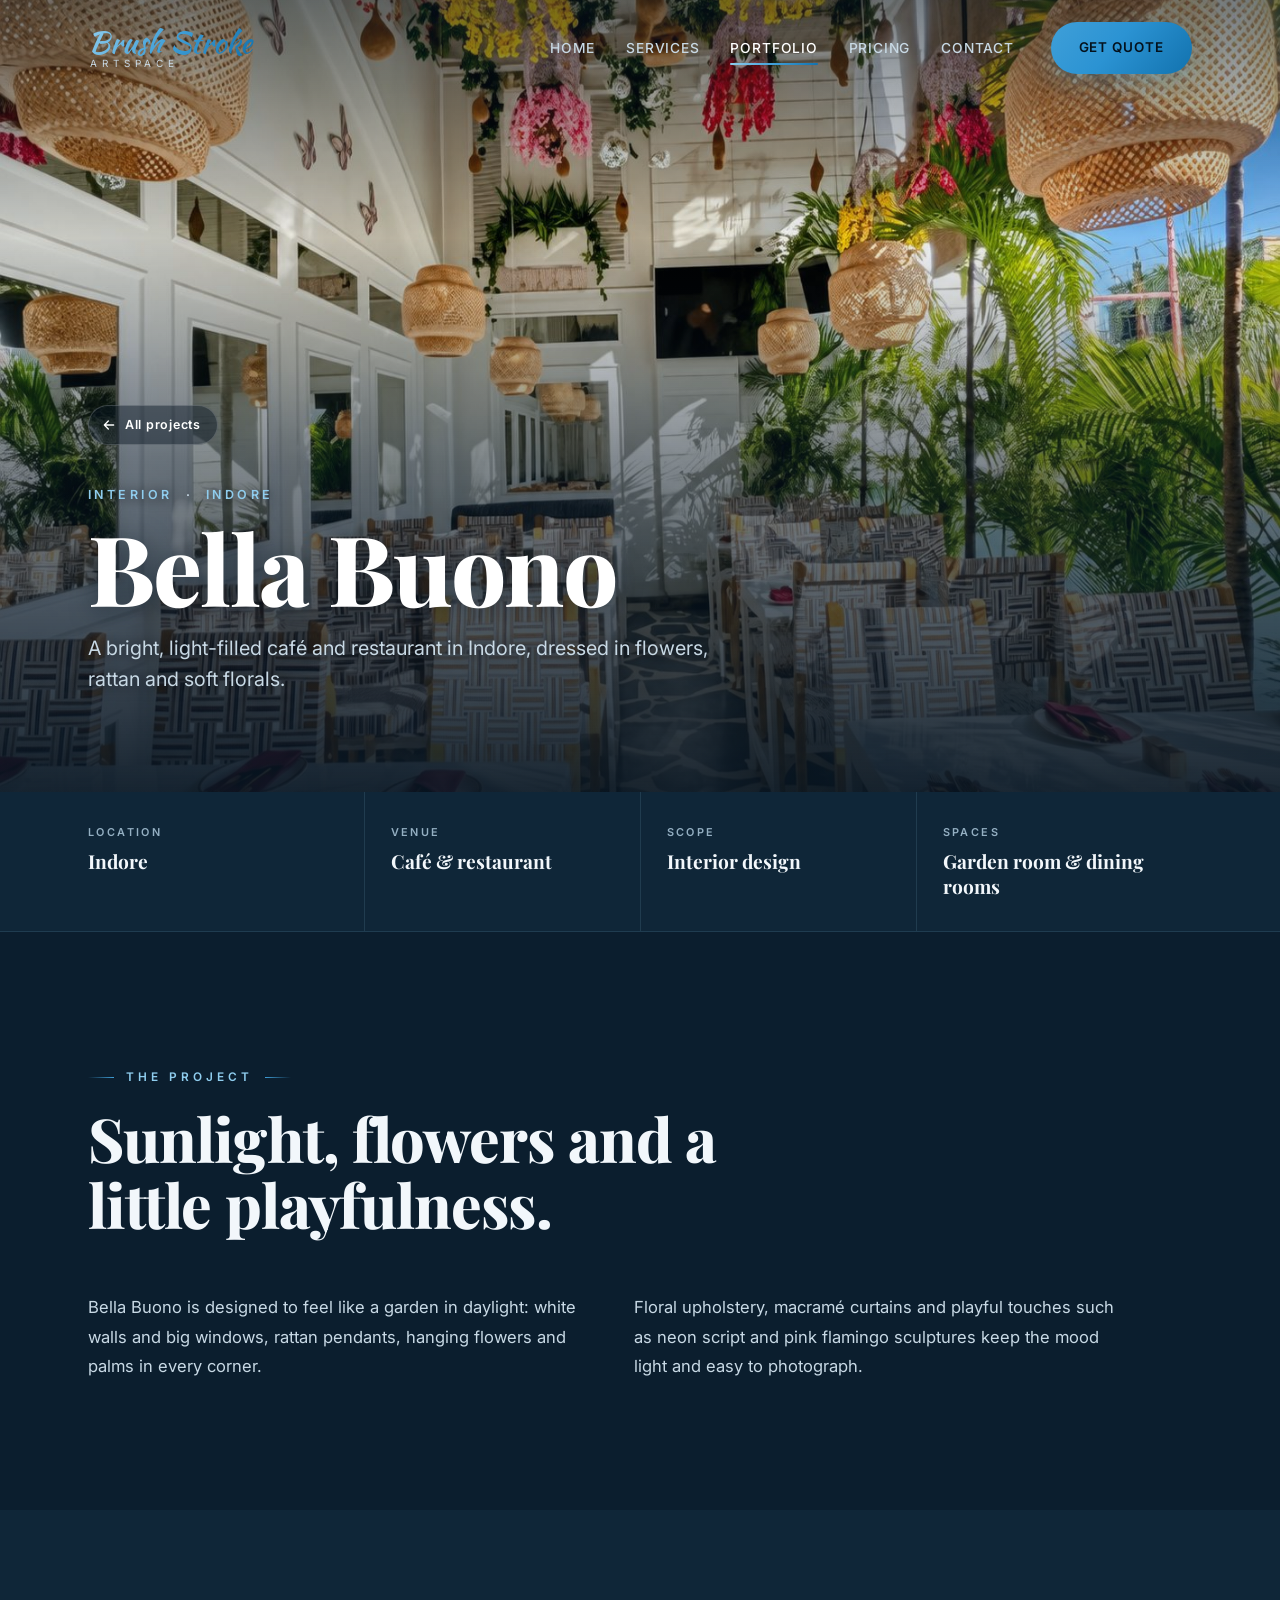
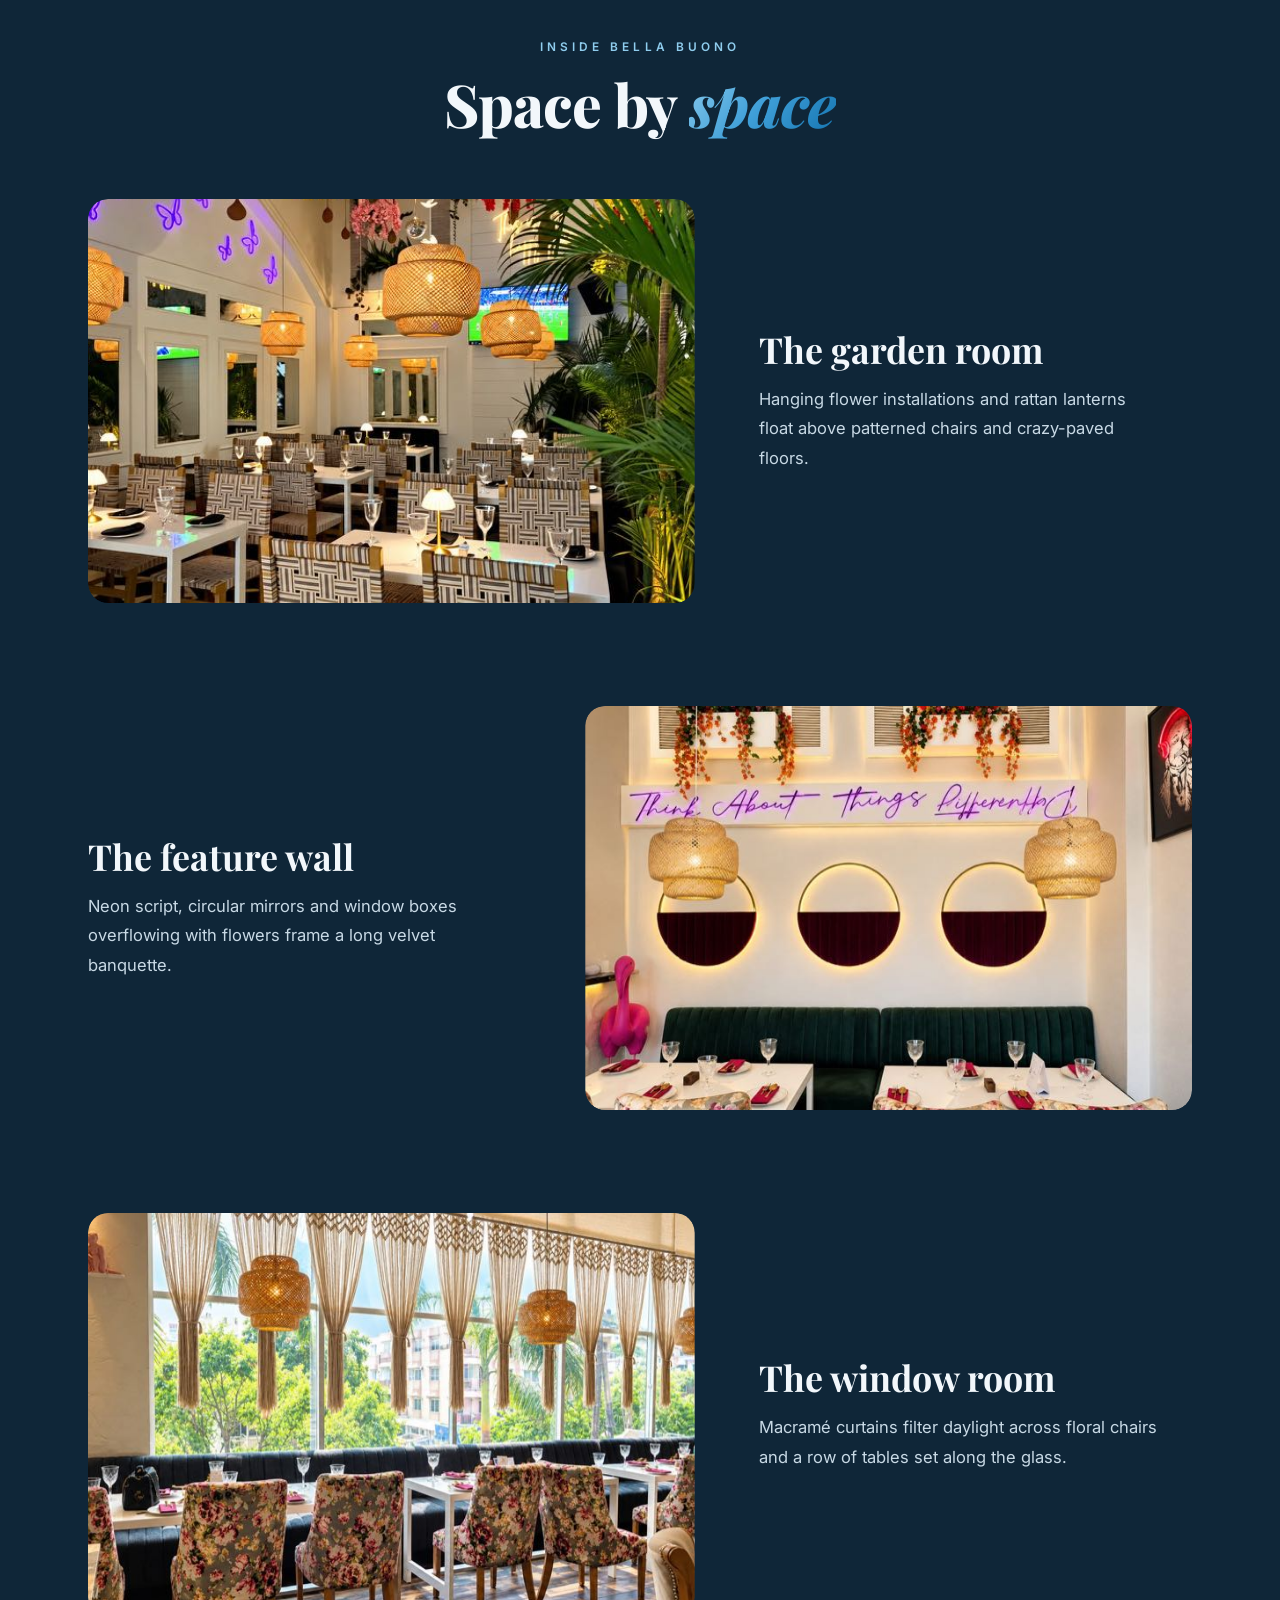
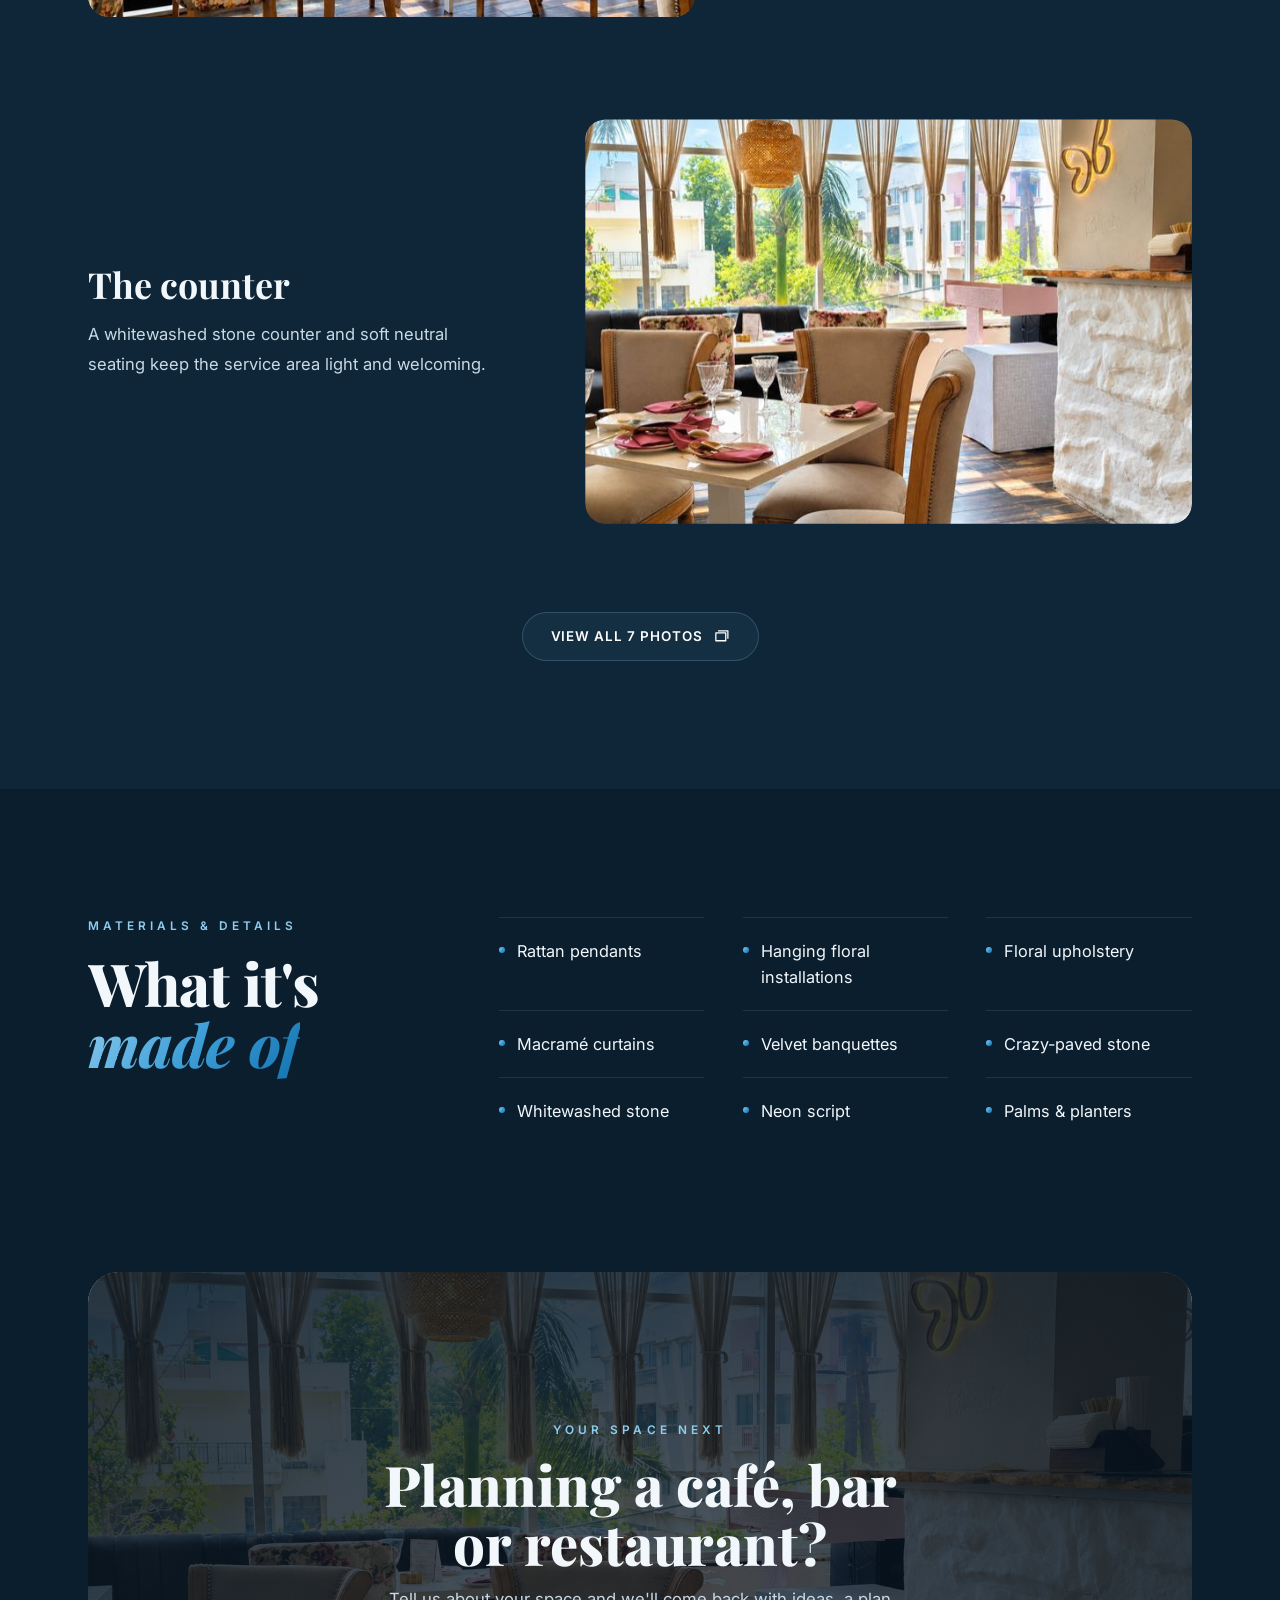
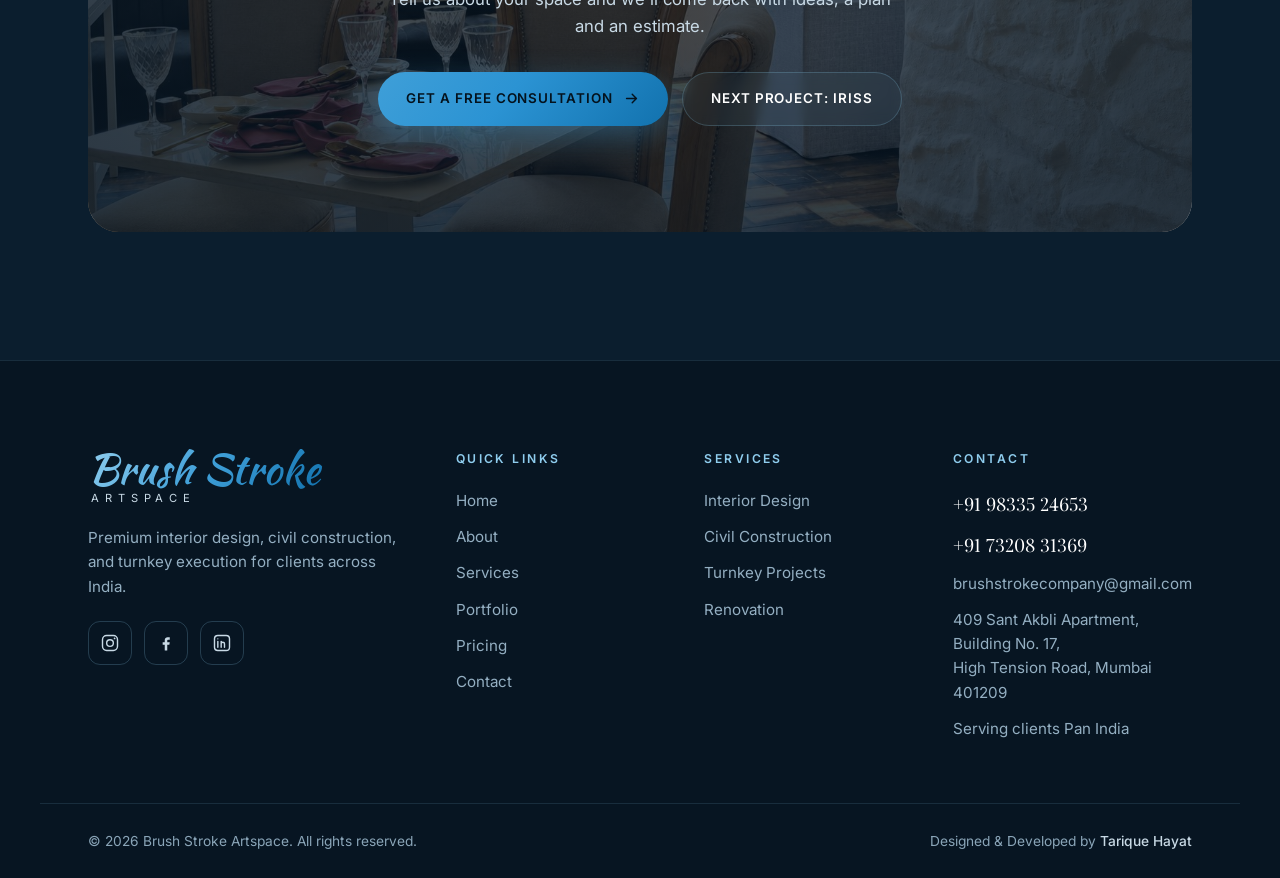
<file: projects/bella-buono/index.html>
<!DOCTYPE html>
<!-- GENERATED by scripts/build-portfolio.js from projects.js — edit those, not this file. -->
<html lang="en-IN">
<head>
  <meta charset="UTF-8" />
  <script>document.documentElement.classList.add('js');</script>
  <!-- Back/Forward gets a plain crossfade instead of the forward fade-and-rise. Must run
       before first render: the cross-page transition is revealed on this (new) page. -->
  <script>addEventListener('pagereveal',function(e){var a=window.navigation&&navigation.activation;if(e.viewTransition&&a&&a.navigationType==='traverse')e.viewTransition.types.add('back')});</script>
  <meta name="viewport" content="width=device-width, initial-scale=1.0" />
  <meta name="theme-color" content="#0B1E2E" />
  <!-- every relative URL on this page resolves from the site root -->
  <base href="/" />
  <title>Bella Buono — Café &amp; Restaurant Interior Design, Indore</title>
  <meta name="description" content="A bright, light-filled café and restaurant in Indore, dressed in flowers, rattan and soft florals." />
  <meta name="robots" content="index, follow, max-image-preview:large" />
  <meta property="og:title" content="Bella Buono — Interiors by Brush Stroke" />
  <meta property="og:description" content="A bright, light-filled café and restaurant in Indore, dressed in flowers, rattan and soft florals." />
  <meta property="og:type" content="article" />
  <meta property="og:site_name" content="Brush Stroke" />
  <meta property="og:locale" content="en_IN" />
  <link rel="canonical" href="https://brushstrokeartspace.com/projects/bella-buono/" />
  <meta property="og:url" content="https://brushstrokeartspace.com/projects/bella-buono/" />
  <meta property="og:image" content="https://brushstrokeartspace.com/assets/portfolio/bella-buono/02.jpg" />
  <meta name="twitter:image" content="https://brushstrokeartspace.com/assets/portfolio/bella-buono/02.jpg" />
  <meta property="og:image:alt" content="Bella Buono, Indore — interior by Brush Stroke" />
  <meta name="twitter:card" content="summary_large_image" />
  <link rel="icon" type="image/png" href="assets/favicon-64.png" />
  <!-- Prerender a project page as soon as the visitor shows intent (hover on desktop, touch on
       phones): HTML, CSS and hero photo are ready, so the page fade starts at once. At most two
       pages are kept warm. Ignored by browsers without Speculation Rules. -->
  <script type="speculationrules">{"prerender":[{"where":{"href_matches":"/projects/*"},"eagerness":"moderate"}]}</script>
  <link rel="apple-touch-icon" href="assets/apple-touch-icon.png" />
  <link rel="preload" as="image" href="assets/hero/pp-bella-buono-m.jpg" media="(max-width: 760px)" fetchpriority="high" />
  <link rel="preload" as="image" href="assets/portfolio/bella-buono/02.jpg" media="(min-width: 761px)" fetchpriority="high" />
  <link rel="preconnect" href="https://fonts.googleapis.com" />
  <link rel="preconnect" href="https://fonts.gstatic.com" crossorigin />
  <link href="https://fonts.googleapis.com/css2?family=Playfair+Display:ital,wght@0,400;0,700;0,800;1,500;1,700&family=Inter:wght@400;500;600;700;800&family=Kaushan+Script&display=swap" rel="stylesheet" />
  <link rel="stylesheet" href="styles.css?v=36102cba" />
  <link rel="stylesheet" href="project.css?v=ff10b851" />
  <script>if(/[?&]theme=light\b/.test(location.search))document.write('<link rel="stylesheet" href="theme-light.css?v=b44accf1" />');</script>
  <script type="application/ld+json">{"@context":"https://schema.org","@graph":[{"@type":"CreativeWork","name":"Bella Buono — café & restaurant interior design, Indore","description":"A bright, light-filled café and restaurant in Indore, dressed in flowers, rattan and soft florals.","inLanguage":"en-IN","locationCreated":{"@type":"Place","name":"Indore"},"creator":{"@id":"https://brushstrokeartspace.com/#business"},"image":["https://brushstrokeartspace.com/assets/portfolio/bella-buono/01.jpg","https://brushstrokeartspace.com/assets/portfolio/bella-buono/02.jpg","https://brushstrokeartspace.com/assets/portfolio/bella-buono/03.jpg","https://brushstrokeartspace.com/assets/portfolio/bella-buono/04.jpg","https://brushstrokeartspace.com/assets/portfolio/bella-buono/05.jpg","https://brushstrokeartspace.com/assets/portfolio/bella-buono/06.jpg","https://brushstrokeartspace.com/assets/portfolio/bella-buono/07.jpg"],"@id":"https://brushstrokeartspace.com/projects/bella-buono/#work","url":"https://brushstrokeartspace.com/projects/bella-buono/","mainEntityOfPage":"https://brushstrokeartspace.com/projects/bella-buono/"},{"@type":"BreadcrumbList","itemListElement":[{"@type":"ListItem","position":1,"name":"Home","item":"https://brushstrokeartspace.com/"},{"@type":"ListItem","position":2,"name":"Projects","item":"https://brushstrokeartspace.com/#portfolio"},{"@type":"ListItem","position":3,"name":"Bella Buono","item":"https://brushstrokeartspace.com/projects/bella-buono/"}]}]}</script>
</head>
<body class="pp">
  <div class="scroll-progress" id="scrollProgress" aria-hidden="true"></div>

  <header class="nav" id="nav">
    <div class="container nav__wrap">
      <a href="#home" class="brand" aria-label="Brush Stroke Artspace home">
        <span class="brand__script">Brush Stroke</span>
        <span class="brand__sub">Artspace</span>
      </a>
      <nav class="nav__links" id="navLinks" aria-label="Primary">
        <a href="#home" class="nav__link">Home</a>
        <a href="#services" class="nav__link">Services</a>
        <a href="#portfolio" class="nav__link is-active" aria-current="page">Portfolio</a>
        <a href="#pricing" class="nav__link">Pricing</a>
        <a href="#contact" class="nav__link">Contact</a>
        <a href="#contact" class="btn btn--primary nav__cta magnetic"><span>Get Quote</span></a>
      </nav>
      <button class="nav__toggle" id="navToggle" aria-label="Open menu" aria-expanded="false">
        <span></span><span></span><span></span>
      </button>
    </div>
  </header>

  <main>
    <section class="pp-hero">
      <span class="pp-hero__lqip" aria-hidden="true" style="background-image:url('[data-uri]')"></span>
      <picture>
        <source media="(max-width: 760px)" srcset="assets/hero/pp-bella-buono-m.jpg" />
        <img class="pp-hero__img" src="assets/portfolio/bella-buono/02.jpg" alt="Bella Buono, Indore — café &amp; restaurant interior design by Brush Stroke" fetchpriority="high" />
      </picture>
      <div class="container pp-hero__inner">
        <a class="pp-back reveal" data-reveal href="#portfolio"><svg viewBox="0 0 24 24" width="16" height="16" aria-hidden="true"><path d="M19 12H5M11 6l-6 6 6 6" fill="none" stroke="currentColor" stroke-width="2" stroke-linecap="round" stroke-linejoin="round"/></svg>All projects</a>
        <p class="pp-eyebrow reveal" data-reveal data-delay="80">Interior <span aria-hidden="true">·</span> Indore</p>
        <h1 class="reveal" data-reveal data-delay="160"><span class="pp-hero__title">Bella Buono</span></h1>
        <p class="pp-hero__lead reveal" data-reveal data-delay="320">A bright, light-filled café and restaurant in Indore, dressed in flowers, rattan and soft florals.</p>
      </div>
    </section>

    <section class="pp-facts" aria-label="Project facts">
      <div class="container">
        <dl>
          <div class="reveal" data-reveal data-delay="0"><dt>Location</dt><dd>Indore</dd></div>
          <div class="reveal" data-reveal data-delay="90"><dt>Venue</dt><dd>Café &amp; restaurant</dd></div>
          <div class="reveal" data-reveal data-delay="180"><dt>Scope</dt><dd>Interior design</dd></div>
          <div class="reveal" data-reveal data-delay="270"><dt>Spaces</dt><dd>Garden room &amp; dining rooms</dd></div>
        </dl>
      </div>
    </section>

    <section class="pp-section pp-overview" aria-label="About the project">
      <div class="container">
        <span class="kicker reveal" data-reveal>The project</span>
        <h2 class="pp-statement reveal" data-reveal data-delay="80">Sunlight, flowers and a little playfulness.</h2>
        <div class="pp-overview__body reveal" data-reveal data-delay="180">
          <p>Bella Buono is designed to feel like a garden in daylight: white walls and big windows, rattan pendants, hanging flowers and palms in every corner.</p>
          <p>Floral upholstery, macramé curtains and playful touches such as neon script and pink flamingo sculptures keep the mood light and easy to photograph.</p>
        </div>
      </div>
    </section>

    <section class="pp-section pp-section--alt pp-spaces" aria-label="Spaces">
      <div class="container">
        <header class="sec-head reveal" data-reveal>
          <span class="kicker">Inside Bella Buono</span>
          <h2 class="sec-title">Space by <em>space</em></h2>
        </header>
        <div class="pp-spaces__list">
        <article class="pp-space reveal" data-reveal>
          <button class="pp-space__img" type="button" data-lb-project="5" data-lb-index="4"
            aria-label="Open photo: The garden room">
            <!-- data-src: released by script.js once the hero photo has loaded, so on a slow
                 connection these never compete with it (noscript keeps them for no-JS) -->
            <img data-src="assets/portfolio/bella-buono/thumb/05.jpg" alt="Bella Buono, Indore — the garden room" loading="lazy" decoding="async" />
            <noscript><img src="assets/portfolio/bella-buono/thumb/05.jpg" alt="Bella Buono, Indore — the garden room" /></noscript>
          </button>
          <div class="pp-space__text">
            <h3>The garden room</h3>
            <p>Hanging flower installations and rattan lanterns float above patterned chairs and crazy-paved floors.</p>
          </div>
        </article>
        <article class="pp-space reveal" data-reveal>
          <button class="pp-space__img" type="button" data-lb-project="5" data-lb-index="2"
            aria-label="Open photo: The feature wall">
            <!-- data-src: released by script.js once the hero photo has loaded, so on a slow
                 connection these never compete with it (noscript keeps them for no-JS) -->
            <img data-src="assets/portfolio/bella-buono/thumb/03.jpg" alt="Bella Buono, Indore — the feature wall" loading="lazy" decoding="async" />
            <noscript><img src="assets/portfolio/bella-buono/thumb/03.jpg" alt="Bella Buono, Indore — the feature wall" /></noscript>
          </button>
          <div class="pp-space__text">
            <h3>The feature wall</h3>
            <p>Neon script, circular mirrors and window boxes overflowing with flowers frame a long velvet banquette.</p>
          </div>
        </article>
        <article class="pp-space reveal" data-reveal>
          <button class="pp-space__img" type="button" data-lb-project="5" data-lb-index="5"
            aria-label="Open photo: The window room">
            <!-- data-src: released by script.js once the hero photo has loaded, so on a slow
                 connection these never compete with it (noscript keeps them for no-JS) -->
            <img data-src="assets/portfolio/bella-buono/thumb/06.jpg" alt="Bella Buono, Indore — the window room" loading="lazy" decoding="async" />
            <noscript><img src="assets/portfolio/bella-buono/thumb/06.jpg" alt="Bella Buono, Indore — the window room" /></noscript>
          </button>
          <div class="pp-space__text">
            <h3>The window room</h3>
            <p>Macramé curtains filter daylight across floral chairs and a row of tables set along the glass.</p>
          </div>
        </article>
        <article class="pp-space reveal" data-reveal>
          <button class="pp-space__img" type="button" data-lb-project="5" data-lb-index="6"
            aria-label="Open photo: The counter">
            <!-- data-src: released by script.js once the hero photo has loaded, so on a slow
                 connection these never compete with it (noscript keeps them for no-JS) -->
            <img data-src="assets/portfolio/bella-buono/thumb/07.jpg" alt="Bella Buono, Indore — the counter" loading="lazy" decoding="async" />
            <noscript><img src="assets/portfolio/bella-buono/thumb/07.jpg" alt="Bella Buono, Indore — the counter" /></noscript>
          </button>
          <div class="pp-space__text">
            <h3>The counter</h3>
            <p>A whitewashed stone counter and soft neutral seating keep the service area light and welcoming.</p>
          </div>
        </article>
        </div>
        <div class="pp-spaces__more reveal" data-reveal>
          <button class="btn btn--ghost" type="button" data-lb-all="5"><span>View all 7 photos</span>
            <svg viewBox="0 0 24 24" class="btn__ico" aria-hidden="true"><path d="M4 7h14v11H4zM7 4h14v11" fill="none" stroke="currentColor" stroke-width="1.8" stroke-linejoin="round"/></svg></button>
        </div>
      </div>
    </section>

    <section class="pp-section pp-materials" aria-label="Materials and details">
      <div class="container pp-materials__wrap">
        <header class="sec-head sec-head--left reveal" data-reveal>
          <span class="kicker">Materials &amp; details</span>
          <h2 class="sec-title">What it's <em>made of</em></h2>
        </header>
        <ul class="pp-materials__list">
          <li class="reveal" data-reveal data-delay="0">Rattan pendants</li>
          <li class="reveal" data-reveal data-delay="70">Hanging floral installations</li>
          <li class="reveal" data-reveal data-delay="140">Floral upholstery</li>
          <li class="reveal" data-reveal data-delay="0">Macramé curtains</li>
          <li class="reveal" data-reveal data-delay="70">Velvet banquettes</li>
          <li class="reveal" data-reveal data-delay="140">Crazy-paved stone</li>
          <li class="reveal" data-reveal data-delay="0">Whitewashed stone</li>
          <li class="reveal" data-reveal data-delay="70">Neon script</li>
          <li class="reveal" data-reveal data-delay="140">Palms &amp; planters</li>
        </ul>
      </div>
    </section>

    <section class="pp-section pp-cta" aria-label="Start a project">
      <div class="container">
        <div class="pp-cta__panel reveal" data-reveal>
          <picture>
            <source media="(max-width: 760px)" srcset="assets/portfolio/bella-buono/thumb/07.jpg" />
            <img class="pp-cta__img" src="assets/portfolio/bella-buono/07.jpg" alt="" loading="lazy" decoding="async" />
          </picture>
          <div class="pp-cta__content">
            <span class="kicker">Your space next</span>
            <h2>Planning a café, bar<br/>or restaurant?</h2>
            <p>Tell us about your space and we'll come back with ideas, a plan and an estimate.</p>
            <div class="pp-cta__actions">
              <a href="#contact" class="btn btn--primary"><span>Get a Free Consultation</span>
                <svg viewBox="0 0 24 24" class="btn__ico" aria-hidden="true"><path d="M5 12h14M13 6l6 6-6 6" fill="none" stroke="currentColor" stroke-width="2" stroke-linecap="round" stroke-linejoin="round"/></svg></a>
              <a href="projects/iriss/" class="btn btn--ghost"><span>Next project: Iriss</span></a>
            </div>
          </div>
        </div>
      </div>
    </section>
  </main>

  <footer class="footer">
    <div class="container footer__grid">
      <div class="footer__brand">
        <!-- Same brand lockup as the header (.brand / .brand__script / .brand__sub),
             just scaled up for the footer — one brand treatment across the site
             instead of a separate image logo in a white card. -->
        <a href="#home" class="brand footer__logo" aria-label="Brush Stroke Artspace — back to top">
          <span class="brand__script">Brush Stroke</span>
          <span class="brand__sub">Artspace</span>
        </a>
        <p>Premium interior design, civil construction, and turnkey execution for clients across India.</p>
        <!-- QA-006: LinkedIn and Instagram are live (URLs supplied by the owner). Facebook is
             still an href="#" placeholder — a real profile URL has deliberately NOT been invented.
             ACTION: supply that URL, or remove the icon until the profile exists. -->
        <div class="footer__social">
          <a href="https://www.instagram.com/brushstrokeartspace/" aria-label="Brush Stroke Artspace on Instagram (opens in a new tab)" target="_blank" rel="noopener noreferrer"><svg viewBox="0 0 24 24"><rect x="3" y="3" width="18" height="18" rx="5" fill="none" stroke="currentColor" stroke-width="1.7"/><circle cx="12" cy="12" r="4" fill="none" stroke="currentColor" stroke-width="1.7"/><circle cx="17.5" cy="6.5" r="1.1" fill="currentColor"/></svg></a>
          <a href="https://www.facebook.com/share/19zfJt46u4/" aria-label="Brush Stroke Artspace on Facebook (opens in a new tab)" target="_blank" rel="noopener noreferrer"><svg viewBox="0 0 24 24"><path d="M14 8h2.5V5H14c-2 0-3.5 1.5-3.5 3.5V11H8v3h2.5v7h3v-7H16l.5-3h-3V8.8c0-.5.4-.8 .9-.8z" fill="currentColor"/></svg></a>
          <a href="https://www.linkedin.com/in/brush-stroke-art-space-407026342/" aria-label="Brush Stroke Artspace on LinkedIn (opens in a new tab)" target="_blank" rel="noopener noreferrer"><svg viewBox="0 0 24 24"><rect x="3" y="3" width="18" height="18" rx="4" fill="none" stroke="currentColor" stroke-width="1.7"/><path d="M7 10v7M7 7v.01M11 17v-4a2 2 0 0 1 4 0v4M11 10v7" fill="none" stroke="currentColor" stroke-width="1.7" stroke-linecap="round"/></svg></a>
        </div>
      </div>

      <div class="footer__col">
        <h3>Quick Links</h3>
        <a href="#home">Home</a><a href="#about">About</a><a href="#services">Services</a>
        <a href="#portfolio">Portfolio</a><a href="#pricing">Pricing</a>
        <a href="#contact">Contact</a>
      </div>
      <div class="footer__col">
        <h3>Services</h3>
        <a href="#services">Interior Design</a><a href="#services">Civil Construction</a>
        <a href="#services">Turnkey Projects</a>
        <!-- QA-008: "Renovation" is offered in the enquiry form but has NO service card,
             description or pricing anywhere on the site. Pointing it at #services sent
             users to a section that never mentions it. Routed to the enquiry form until
             the owner supplies approved Renovation copy + pricing. -->
        <a href="#contact">Renovation</a>
      </div>
      <div class="footer__col footer__contact">
        <h3>Contact</h3>
        <a href="tel:+919833524653">+91 98335 24653</a>
        <a href="tel:+917320831369">+91 73208 31369</a>
        <a href="mailto:brushstrokecompany@gmail.com">brushstrokecompany@gmail.com</a>
        <span>409 Sant Akbli Apartment, Building No. 17,<br />High Tension Road, Mumbai 401209</span>
        <span>Serving clients Pan India</span>
      </div>
    </div>
    <div class="container footer__bar">
      <p>© 2026 Brush Stroke Artspace. All rights reserved.</p>
      <p class="footer__credit">Designed &amp; Developed by
        <a href="https://tariqhayat.com" target="_blank" rel="noopener noreferrer">Tarique Hayat</a>
      </p>
    </div>
  </footer>

  <button class="to-top" id="toTop" aria-label="Back to top">
    <svg viewBox="0 0 24 24"><path d="M12 19V5M6 11l6-6 6 6" fill="none" stroke="currentColor" stroke-width="2" stroke-linecap="round" stroke-linejoin="round"/></svg>
  </button>

  <script src="pricing.js?v=e0a8774f" defer></script>
  <script src="projects.js?v=a8ee4482" defer></script>
  <script src="script.js?v=32f58d0c" defer></script>
</body>
</html>
</file>
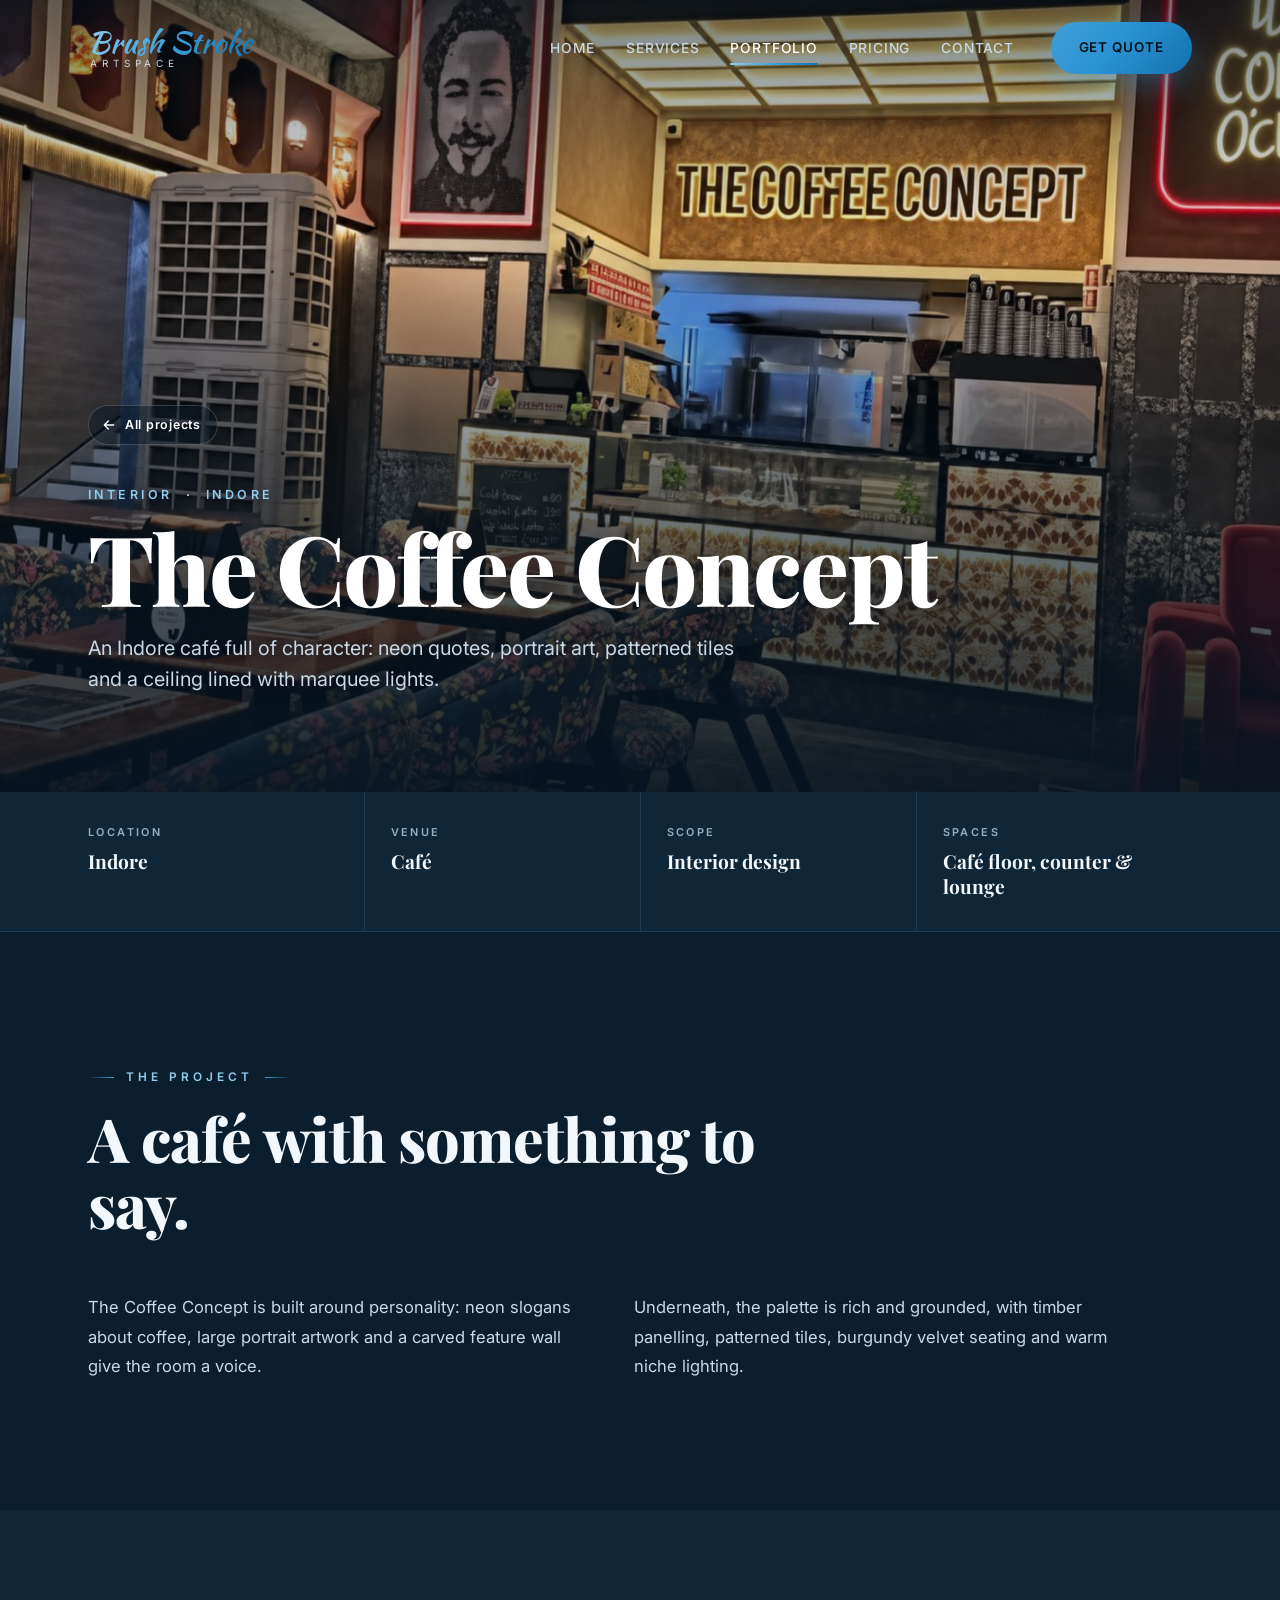
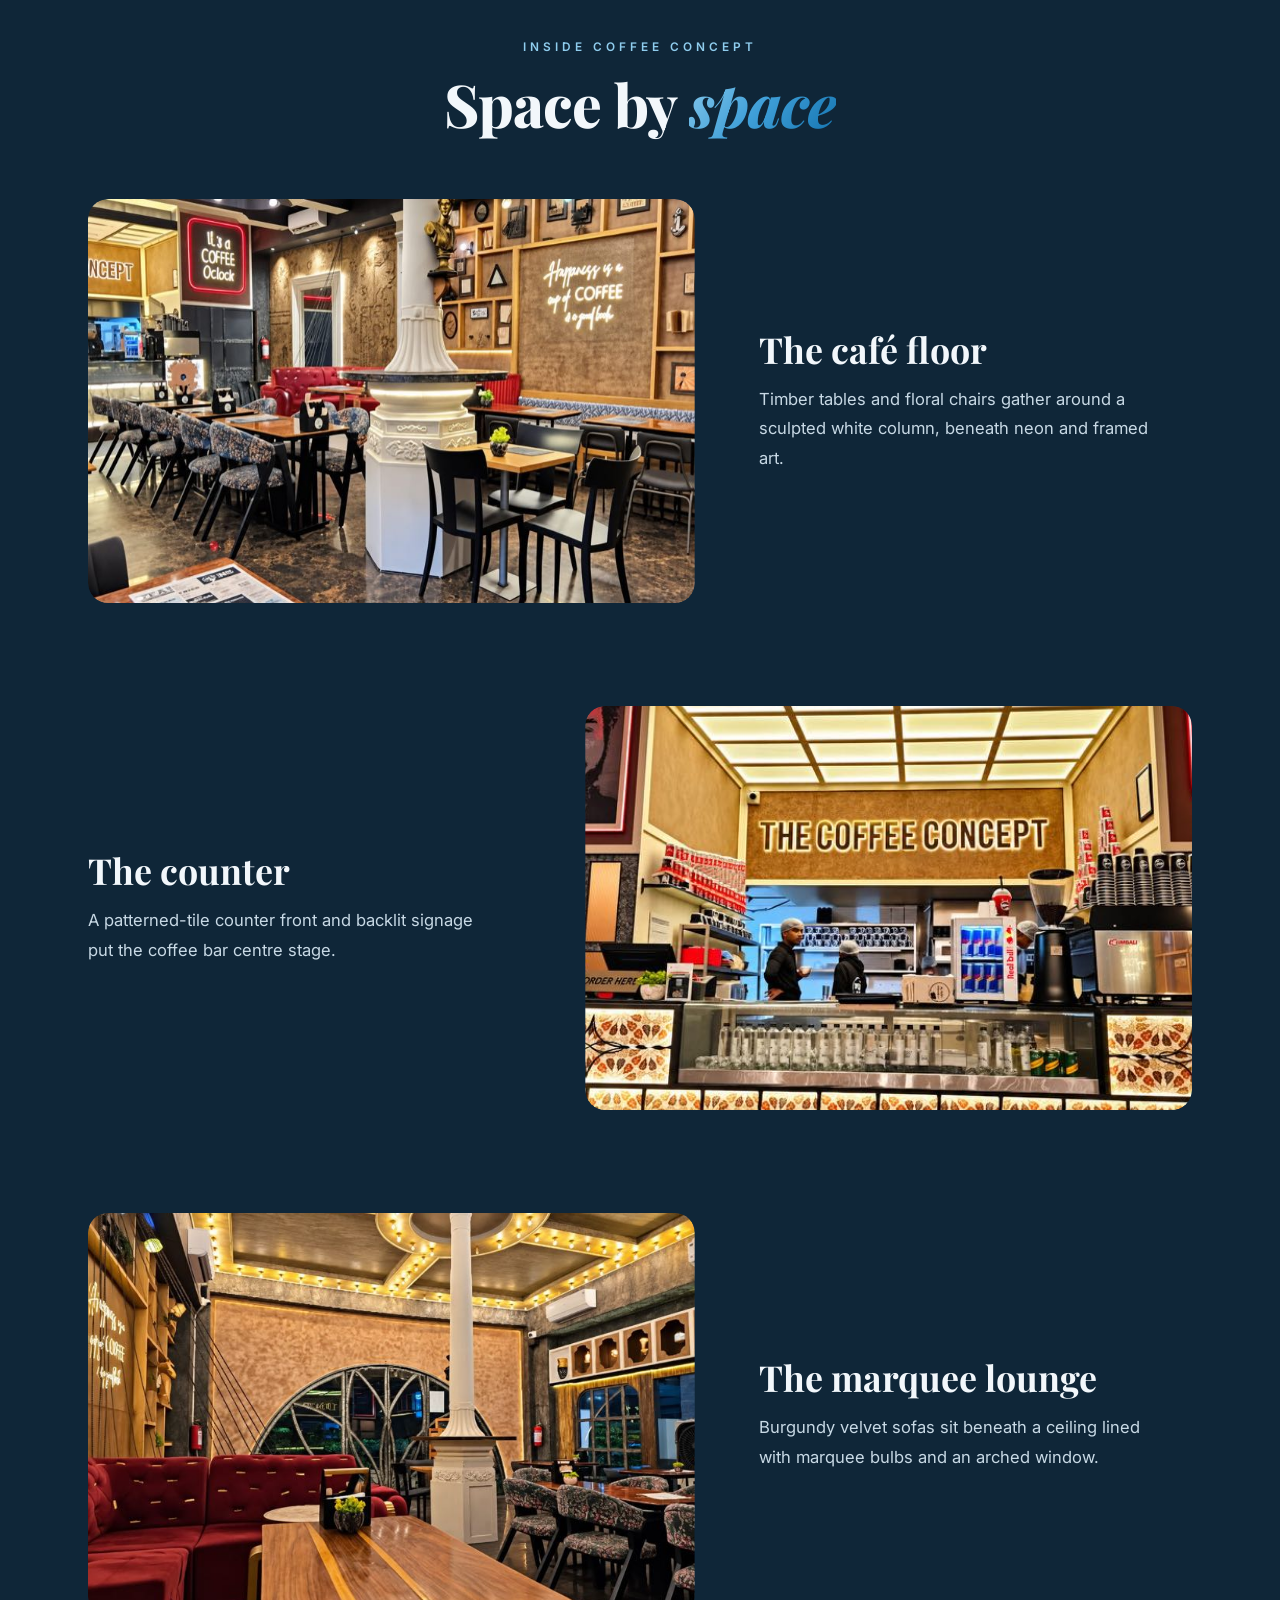
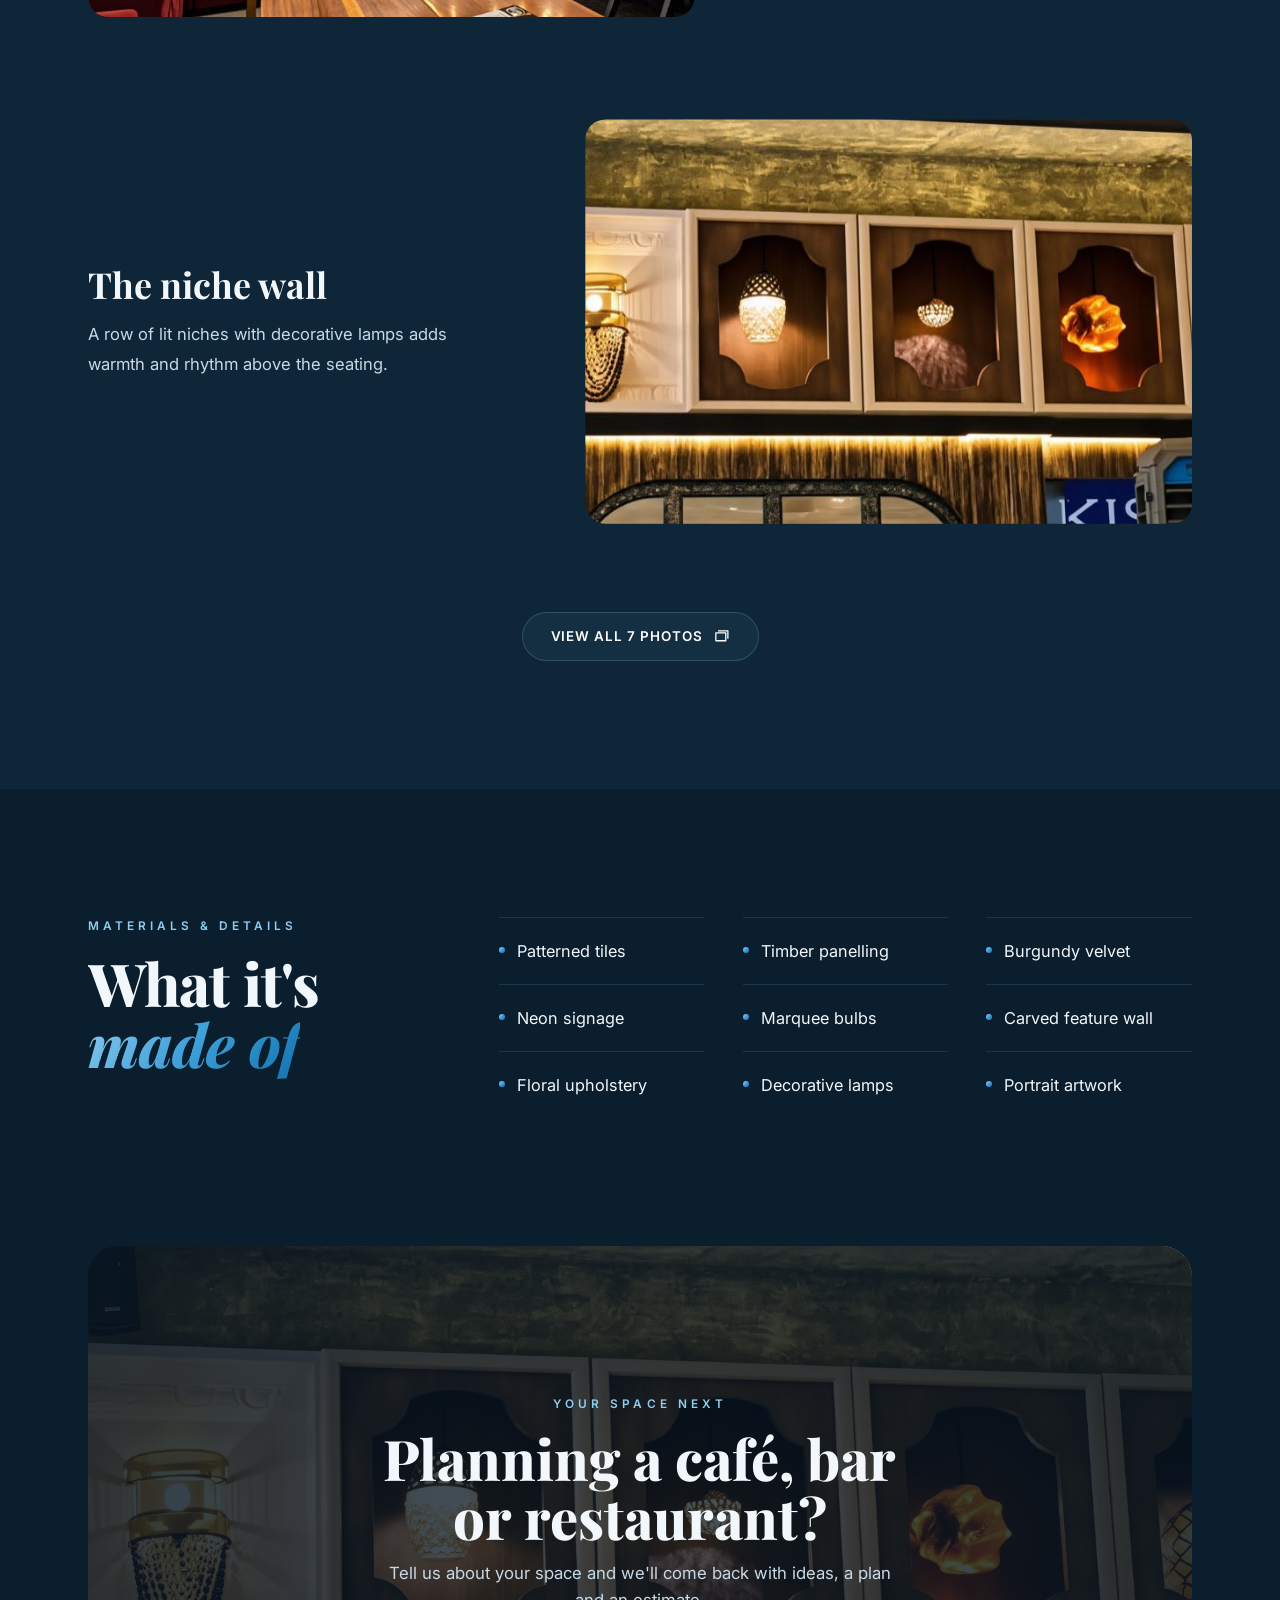
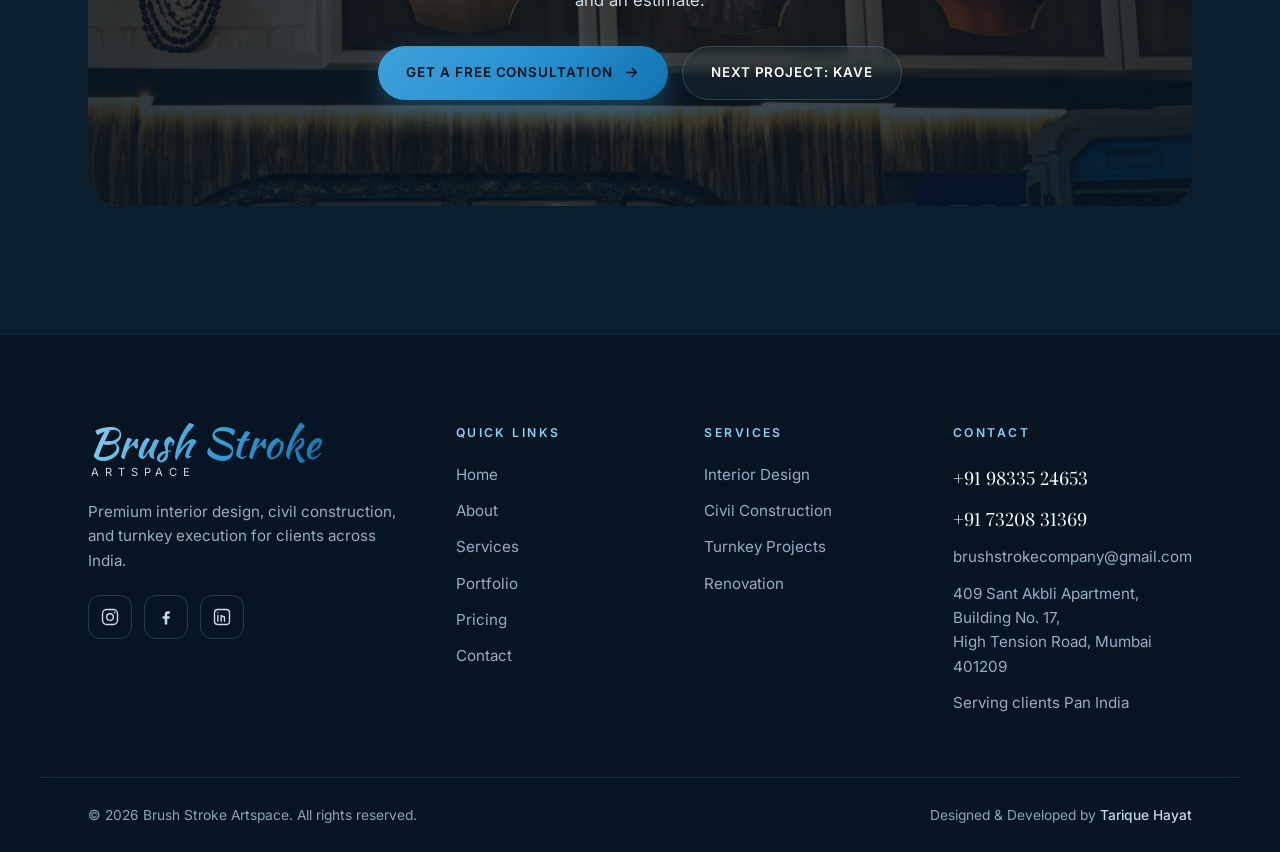
<file: projects/coffee-concept/index.html>
<!DOCTYPE html>
<!-- GENERATED by scripts/build-portfolio.js from projects.js — edit those, not this file. -->
<html lang="en-IN">
<head>
  <meta charset="UTF-8" />
  <script>document.documentElement.classList.add('js');</script>
  <!-- Back/Forward gets a plain crossfade instead of the forward fade-and-rise. Must run
       before first render: the cross-page transition is revealed on this (new) page. -->
  <script>addEventListener('pagereveal',function(e){var a=window.navigation&&navigation.activation;if(e.viewTransition&&a&&a.navigationType==='traverse')e.viewTransition.types.add('back')});</script>
  <meta name="viewport" content="width=device-width, initial-scale=1.0" />
  <meta name="theme-color" content="#0B1E2E" />
  <!-- every relative URL on this page resolves from the site root -->
  <base href="/" />
  <title>The Coffee Concept — Café Interior Design, Indore | Brush Stroke</title>
  <meta name="description" content="An Indore café full of character: neon quotes, portrait art, patterned tiles and a ceiling lined with marquee lights." />
  <meta name="robots" content="index, follow, max-image-preview:large" />
  <meta property="og:title" content="The Coffee Concept — Interiors by Brush Stroke" />
  <meta property="og:description" content="An Indore café full of character: neon quotes, portrait art, patterned tiles and a ceiling lined with marquee lights." />
  <meta property="og:type" content="article" />
  <meta property="og:site_name" content="Brush Stroke" />
  <meta property="og:locale" content="en_IN" />
  <link rel="canonical" href="https://brushstrokeartspace.com/projects/coffee-concept/" />
  <meta property="og:url" content="https://brushstrokeartspace.com/projects/coffee-concept/" />
  <meta property="og:image" content="https://brushstrokeartspace.com/assets/portfolio/coffee-concept/06.jpg" />
  <meta name="twitter:image" content="https://brushstrokeartspace.com/assets/portfolio/coffee-concept/06.jpg" />
  <meta property="og:image:alt" content="The Coffee Concept, Indore — interior by Brush Stroke" />
  <meta name="twitter:card" content="summary_large_image" />
  <link rel="icon" type="image/png" href="assets/favicon-64.png" />
  <!-- Prerender a project page as soon as the visitor shows intent (hover on desktop, touch on
       phones): HTML, CSS and hero photo are ready, so the page fade starts at once. At most two
       pages are kept warm. Ignored by browsers without Speculation Rules. -->
  <script type="speculationrules">{"prerender":[{"where":{"href_matches":"/projects/*"},"eagerness":"moderate"}]}</script>
  <link rel="apple-touch-icon" href="assets/apple-touch-icon.png" />
  <link rel="preload" as="image" href="assets/hero/pp-coffee-concept-m.jpg" media="(max-width: 760px)" fetchpriority="high" />
  <link rel="preload" as="image" href="assets/portfolio/coffee-concept/06.jpg" media="(min-width: 761px)" fetchpriority="high" />
  <link rel="preconnect" href="https://fonts.googleapis.com" />
  <link rel="preconnect" href="https://fonts.gstatic.com" crossorigin />
  <link href="https://fonts.googleapis.com/css2?family=Playfair+Display:ital,wght@0,400;0,700;0,800;1,500;1,700&family=Inter:wght@400;500;600;700;800&family=Kaushan+Script&display=swap" rel="stylesheet" />
  <link rel="stylesheet" href="styles.css?v=36102cba" />
  <link rel="stylesheet" href="project.css?v=ff10b851" />
  <script>if(/[?&]theme=light\b/.test(location.search))document.write('<link rel="stylesheet" href="theme-light.css?v=b44accf1" />');</script>
  <script type="application/ld+json">{"@context":"https://schema.org","@graph":[{"@type":"CreativeWork","name":"The Coffee Concept — café interior design, Indore","description":"An Indore café full of character: neon quotes, portrait art, patterned tiles and a ceiling lined with marquee lights.","inLanguage":"en-IN","locationCreated":{"@type":"Place","name":"Indore"},"creator":{"@id":"https://brushstrokeartspace.com/#business"},"image":["https://brushstrokeartspace.com/assets/portfolio/coffee-concept/01.jpg","https://brushstrokeartspace.com/assets/portfolio/coffee-concept/02.jpg","https://brushstrokeartspace.com/assets/portfolio/coffee-concept/03.jpg","https://brushstrokeartspace.com/assets/portfolio/coffee-concept/04.jpg","https://brushstrokeartspace.com/assets/portfolio/coffee-concept/05.jpg","https://brushstrokeartspace.com/assets/portfolio/coffee-concept/06.jpg","https://brushstrokeartspace.com/assets/portfolio/coffee-concept/07.jpg"],"@id":"https://brushstrokeartspace.com/projects/coffee-concept/#work","url":"https://brushstrokeartspace.com/projects/coffee-concept/","mainEntityOfPage":"https://brushstrokeartspace.com/projects/coffee-concept/"},{"@type":"BreadcrumbList","itemListElement":[{"@type":"ListItem","position":1,"name":"Home","item":"https://brushstrokeartspace.com/"},{"@type":"ListItem","position":2,"name":"Projects","item":"https://brushstrokeartspace.com/#portfolio"},{"@type":"ListItem","position":3,"name":"The Coffee Concept","item":"https://brushstrokeartspace.com/projects/coffee-concept/"}]}]}</script>
</head>
<body class="pp">
  <div class="scroll-progress" id="scrollProgress" aria-hidden="true"></div>

  <header class="nav" id="nav">
    <div class="container nav__wrap">
      <a href="#home" class="brand" aria-label="Brush Stroke Artspace home">
        <span class="brand__script">Brush Stroke</span>
        <span class="brand__sub">Artspace</span>
      </a>
      <nav class="nav__links" id="navLinks" aria-label="Primary">
        <a href="#home" class="nav__link">Home</a>
        <a href="#services" class="nav__link">Services</a>
        <a href="#portfolio" class="nav__link is-active" aria-current="page">Portfolio</a>
        <a href="#pricing" class="nav__link">Pricing</a>
        <a href="#contact" class="nav__link">Contact</a>
        <a href="#contact" class="btn btn--primary nav__cta magnetic"><span>Get Quote</span></a>
      </nav>
      <button class="nav__toggle" id="navToggle" aria-label="Open menu" aria-expanded="false">
        <span></span><span></span><span></span>
      </button>
    </div>
  </header>

  <main>
    <section class="pp-hero">
      <span class="pp-hero__lqip" aria-hidden="true" style="background-image:url('[data-uri]')"></span>
      <picture>
        <source media="(max-width: 760px)" srcset="assets/hero/pp-coffee-concept-m.jpg" />
        <img class="pp-hero__img" src="assets/portfolio/coffee-concept/06.jpg" alt="The Coffee Concept, Indore — café interior design by Brush Stroke" fetchpriority="high" />
      </picture>
      <div class="container pp-hero__inner">
        <a class="pp-back reveal" data-reveal href="#portfolio"><svg viewBox="0 0 24 24" width="16" height="16" aria-hidden="true"><path d="M19 12H5M11 6l-6 6 6 6" fill="none" stroke="currentColor" stroke-width="2" stroke-linecap="round" stroke-linejoin="round"/></svg>All projects</a>
        <p class="pp-eyebrow reveal" data-reveal data-delay="80">Interior <span aria-hidden="true">·</span> Indore</p>
        <h1 class="reveal" data-reveal data-delay="160"><span class="pp-hero__title">The Coffee Concept</span></h1>
        <p class="pp-hero__lead reveal" data-reveal data-delay="320">An Indore café full of character: neon quotes, portrait art, patterned tiles and a ceiling lined with marquee lights.</p>
      </div>
    </section>

    <section class="pp-facts" aria-label="Project facts">
      <div class="container">
        <dl>
          <div class="reveal" data-reveal data-delay="0"><dt>Location</dt><dd>Indore</dd></div>
          <div class="reveal" data-reveal data-delay="90"><dt>Venue</dt><dd>Café</dd></div>
          <div class="reveal" data-reveal data-delay="180"><dt>Scope</dt><dd>Interior design</dd></div>
          <div class="reveal" data-reveal data-delay="270"><dt>Spaces</dt><dd>Café floor, counter &amp; lounge</dd></div>
        </dl>
      </div>
    </section>

    <section class="pp-section pp-overview" aria-label="About the project">
      <div class="container">
        <span class="kicker reveal" data-reveal>The project</span>
        <h2 class="pp-statement reveal" data-reveal data-delay="80">A café with something to say.</h2>
        <div class="pp-overview__body reveal" data-reveal data-delay="180">
          <p>The Coffee Concept is built around personality: neon slogans about coffee, large portrait artwork and a carved feature wall give the room a voice.</p>
          <p>Underneath, the palette is rich and grounded, with timber panelling, patterned tiles, burgundy velvet seating and warm niche lighting.</p>
        </div>
      </div>
    </section>

    <section class="pp-section pp-section--alt pp-spaces" aria-label="Spaces">
      <div class="container">
        <header class="sec-head reveal" data-reveal>
          <span class="kicker">Inside Coffee Concept</span>
          <h2 class="sec-title">Space by <em>space</em></h2>
        </header>
        <div class="pp-spaces__list">
        <article class="pp-space reveal" data-reveal>
          <button class="pp-space__img" type="button" data-lb-project="7" data-lb-index="0"
            aria-label="Open photo: The café floor">
            <!-- data-src: released by script.js once the hero photo has loaded, so on a slow
                 connection these never compete with it (noscript keeps them for no-JS) -->
            <img data-src="assets/portfolio/coffee-concept/thumb/01.jpg" alt="The Coffee Concept, Indore — the café floor" loading="lazy" decoding="async" />
            <noscript><img src="assets/portfolio/coffee-concept/thumb/01.jpg" alt="The Coffee Concept, Indore — the café floor" /></noscript>
          </button>
          <div class="pp-space__text">
            <h3>The café floor</h3>
            <p>Timber tables and floral chairs gather around a sculpted white column, beneath neon and framed art.</p>
          </div>
        </article>
        <article class="pp-space reveal" data-reveal>
          <button class="pp-space__img" type="button" data-lb-project="7" data-lb-index="1"
            aria-label="Open photo: The counter">
            <!-- data-src: released by script.js once the hero photo has loaded, so on a slow
                 connection these never compete with it (noscript keeps them for no-JS) -->
            <img data-src="assets/portfolio/coffee-concept/thumb/02.jpg" alt="The Coffee Concept, Indore — the counter" loading="lazy" decoding="async" />
            <noscript><img src="assets/portfolio/coffee-concept/thumb/02.jpg" alt="The Coffee Concept, Indore — the counter" /></noscript>
          </button>
          <div class="pp-space__text">
            <h3>The counter</h3>
            <p>A patterned-tile counter front and backlit signage put the coffee bar centre stage.</p>
          </div>
        </article>
        <article class="pp-space reveal" data-reveal>
          <button class="pp-space__img" type="button" data-lb-project="7" data-lb-index="3"
            aria-label="Open photo: The marquee lounge">
            <!-- data-src: released by script.js once the hero photo has loaded, so on a slow
                 connection these never compete with it (noscript keeps them for no-JS) -->
            <img data-src="assets/portfolio/coffee-concept/thumb/04.jpg" alt="The Coffee Concept, Indore — the marquee lounge" loading="lazy" decoding="async" />
            <noscript><img src="assets/portfolio/coffee-concept/thumb/04.jpg" alt="The Coffee Concept, Indore — the marquee lounge" /></noscript>
          </button>
          <div class="pp-space__text">
            <h3>The marquee lounge</h3>
            <p>Burgundy velvet sofas sit beneath a ceiling lined with marquee bulbs and an arched window.</p>
          </div>
        </article>
        <article class="pp-space reveal" data-reveal>
          <button class="pp-space__img" type="button" data-lb-project="7" data-lb-index="4"
            aria-label="Open photo: The niche wall">
            <!-- data-src: released by script.js once the hero photo has loaded, so on a slow
                 connection these never compete with it (noscript keeps them for no-JS) -->
            <img data-src="assets/portfolio/coffee-concept/thumb/05.jpg" alt="The Coffee Concept, Indore — the niche wall" loading="lazy" decoding="async" />
            <noscript><img src="assets/portfolio/coffee-concept/thumb/05.jpg" alt="The Coffee Concept, Indore — the niche wall" /></noscript>
          </button>
          <div class="pp-space__text">
            <h3>The niche wall</h3>
            <p>A row of lit niches with decorative lamps adds warmth and rhythm above the seating.</p>
          </div>
        </article>
        </div>
        <div class="pp-spaces__more reveal" data-reveal>
          <button class="btn btn--ghost" type="button" data-lb-all="7"><span>View all 7 photos</span>
            <svg viewBox="0 0 24 24" class="btn__ico" aria-hidden="true"><path d="M4 7h14v11H4zM7 4h14v11" fill="none" stroke="currentColor" stroke-width="1.8" stroke-linejoin="round"/></svg></button>
        </div>
      </div>
    </section>

    <section class="pp-section pp-materials" aria-label="Materials and details">
      <div class="container pp-materials__wrap">
        <header class="sec-head sec-head--left reveal" data-reveal>
          <span class="kicker">Materials &amp; details</span>
          <h2 class="sec-title">What it's <em>made of</em></h2>
        </header>
        <ul class="pp-materials__list">
          <li class="reveal" data-reveal data-delay="0">Patterned tiles</li>
          <li class="reveal" data-reveal data-delay="70">Timber panelling</li>
          <li class="reveal" data-reveal data-delay="140">Burgundy velvet</li>
          <li class="reveal" data-reveal data-delay="0">Neon signage</li>
          <li class="reveal" data-reveal data-delay="70">Marquee bulbs</li>
          <li class="reveal" data-reveal data-delay="140">Carved feature wall</li>
          <li class="reveal" data-reveal data-delay="0">Floral upholstery</li>
          <li class="reveal" data-reveal data-delay="70">Decorative lamps</li>
          <li class="reveal" data-reveal data-delay="140">Portrait artwork</li>
        </ul>
      </div>
    </section>

    <section class="pp-section pp-cta" aria-label="Start a project">
      <div class="container">
        <div class="pp-cta__panel reveal" data-reveal>
          <picture>
            <source media="(max-width: 760px)" srcset="assets/portfolio/coffee-concept/thumb/05.jpg" />
            <img class="pp-cta__img" src="assets/portfolio/coffee-concept/05.jpg" alt="" loading="lazy" decoding="async" />
          </picture>
          <div class="pp-cta__content">
            <span class="kicker">Your space next</span>
            <h2>Planning a café, bar<br/>or restaurant?</h2>
            <p>Tell us about your space and we'll come back with ideas, a plan and an estimate.</p>
            <div class="pp-cta__actions">
              <a href="#contact" class="btn btn--primary"><span>Get a Free Consultation</span>
                <svg viewBox="0 0 24 24" class="btn__ico" aria-hidden="true"><path d="M5 12h14M13 6l6 6-6 6" fill="none" stroke="currentColor" stroke-width="2" stroke-linecap="round" stroke-linejoin="round"/></svg></a>
              <a href="projects/kave/" class="btn btn--ghost"><span>Next project: Kave</span></a>
            </div>
          </div>
        </div>
      </div>
    </section>
  </main>

  <footer class="footer">
    <div class="container footer__grid">
      <div class="footer__brand">
        <!-- Same brand lockup as the header (.brand / .brand__script / .brand__sub),
             just scaled up for the footer — one brand treatment across the site
             instead of a separate image logo in a white card. -->
        <a href="#home" class="brand footer__logo" aria-label="Brush Stroke Artspace — back to top">
          <span class="brand__script">Brush Stroke</span>
          <span class="brand__sub">Artspace</span>
        </a>
        <p>Premium interior design, civil construction, and turnkey execution for clients across India.</p>
        <!-- QA-006: LinkedIn and Instagram are live (URLs supplied by the owner). Facebook is
             still an href="#" placeholder — a real profile URL has deliberately NOT been invented.
             ACTION: supply that URL, or remove the icon until the profile exists. -->
        <div class="footer__social">
          <a href="https://www.instagram.com/brushstrokeartspace/" aria-label="Brush Stroke Artspace on Instagram (opens in a new tab)" target="_blank" rel="noopener noreferrer"><svg viewBox="0 0 24 24"><rect x="3" y="3" width="18" height="18" rx="5" fill="none" stroke="currentColor" stroke-width="1.7"/><circle cx="12" cy="12" r="4" fill="none" stroke="currentColor" stroke-width="1.7"/><circle cx="17.5" cy="6.5" r="1.1" fill="currentColor"/></svg></a>
          <a href="https://www.facebook.com/share/19zfJt46u4/" aria-label="Brush Stroke Artspace on Facebook (opens in a new tab)" target="_blank" rel="noopener noreferrer"><svg viewBox="0 0 24 24"><path d="M14 8h2.5V5H14c-2 0-3.5 1.5-3.5 3.5V11H8v3h2.5v7h3v-7H16l.5-3h-3V8.8c0-.5.4-.8 .9-.8z" fill="currentColor"/></svg></a>
          <a href="https://www.linkedin.com/in/brush-stroke-art-space-407026342/" aria-label="Brush Stroke Artspace on LinkedIn (opens in a new tab)" target="_blank" rel="noopener noreferrer"><svg viewBox="0 0 24 24"><rect x="3" y="3" width="18" height="18" rx="4" fill="none" stroke="currentColor" stroke-width="1.7"/><path d="M7 10v7M7 7v.01M11 17v-4a2 2 0 0 1 4 0v4M11 10v7" fill="none" stroke="currentColor" stroke-width="1.7" stroke-linecap="round"/></svg></a>
        </div>
      </div>

      <div class="footer__col">
        <h3>Quick Links</h3>
        <a href="#home">Home</a><a href="#about">About</a><a href="#services">Services</a>
        <a href="#portfolio">Portfolio</a><a href="#pricing">Pricing</a>
        <a href="#contact">Contact</a>
      </div>
      <div class="footer__col">
        <h3>Services</h3>
        <a href="#services">Interior Design</a><a href="#services">Civil Construction</a>
        <a href="#services">Turnkey Projects</a>
        <!-- QA-008: "Renovation" is offered in the enquiry form but has NO service card,
             description or pricing anywhere on the site. Pointing it at #services sent
             users to a section that never mentions it. Routed to the enquiry form until
             the owner supplies approved Renovation copy + pricing. -->
        <a href="#contact">Renovation</a>
      </div>
      <div class="footer__col footer__contact">
        <h3>Contact</h3>
        <a href="tel:+919833524653">+91 98335 24653</a>
        <a href="tel:+917320831369">+91 73208 31369</a>
        <a href="mailto:brushstrokecompany@gmail.com">brushstrokecompany@gmail.com</a>
        <span>409 Sant Akbli Apartment, Building No. 17,<br />High Tension Road, Mumbai 401209</span>
        <span>Serving clients Pan India</span>
      </div>
    </div>
    <div class="container footer__bar">
      <p>© 2026 Brush Stroke Artspace. All rights reserved.</p>
      <p class="footer__credit">Designed &amp; Developed by
        <a href="https://tariqhayat.com" target="_blank" rel="noopener noreferrer">Tarique Hayat</a>
      </p>
    </div>
  </footer>

  <button class="to-top" id="toTop" aria-label="Back to top">
    <svg viewBox="0 0 24 24"><path d="M12 19V5M6 11l6-6 6 6" fill="none" stroke="currentColor" stroke-width="2" stroke-linecap="round" stroke-linejoin="round"/></svg>
  </button>

  <script src="pricing.js?v=e0a8774f" defer></script>
  <script src="projects.js?v=a8ee4482" defer></script>
  <script src="script.js?v=32f58d0c" defer></script>
</body>
</html>
</file>
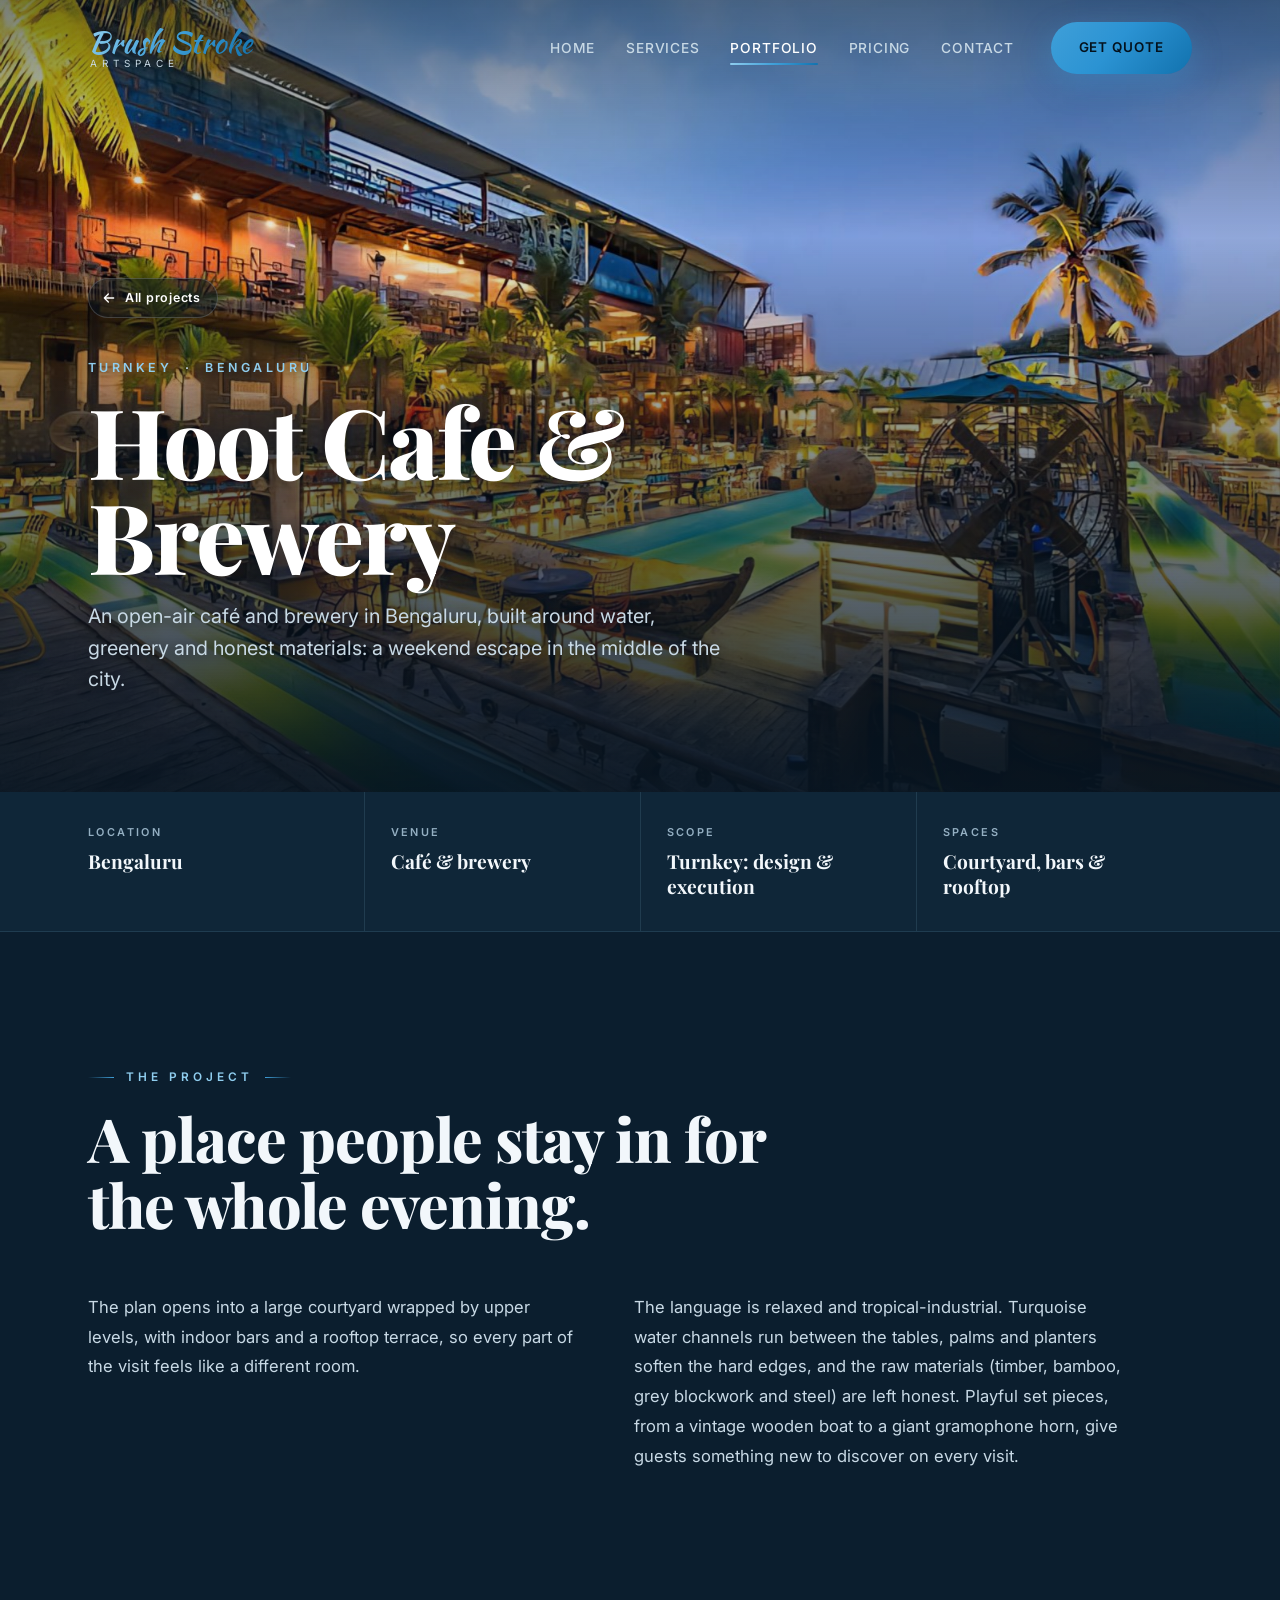
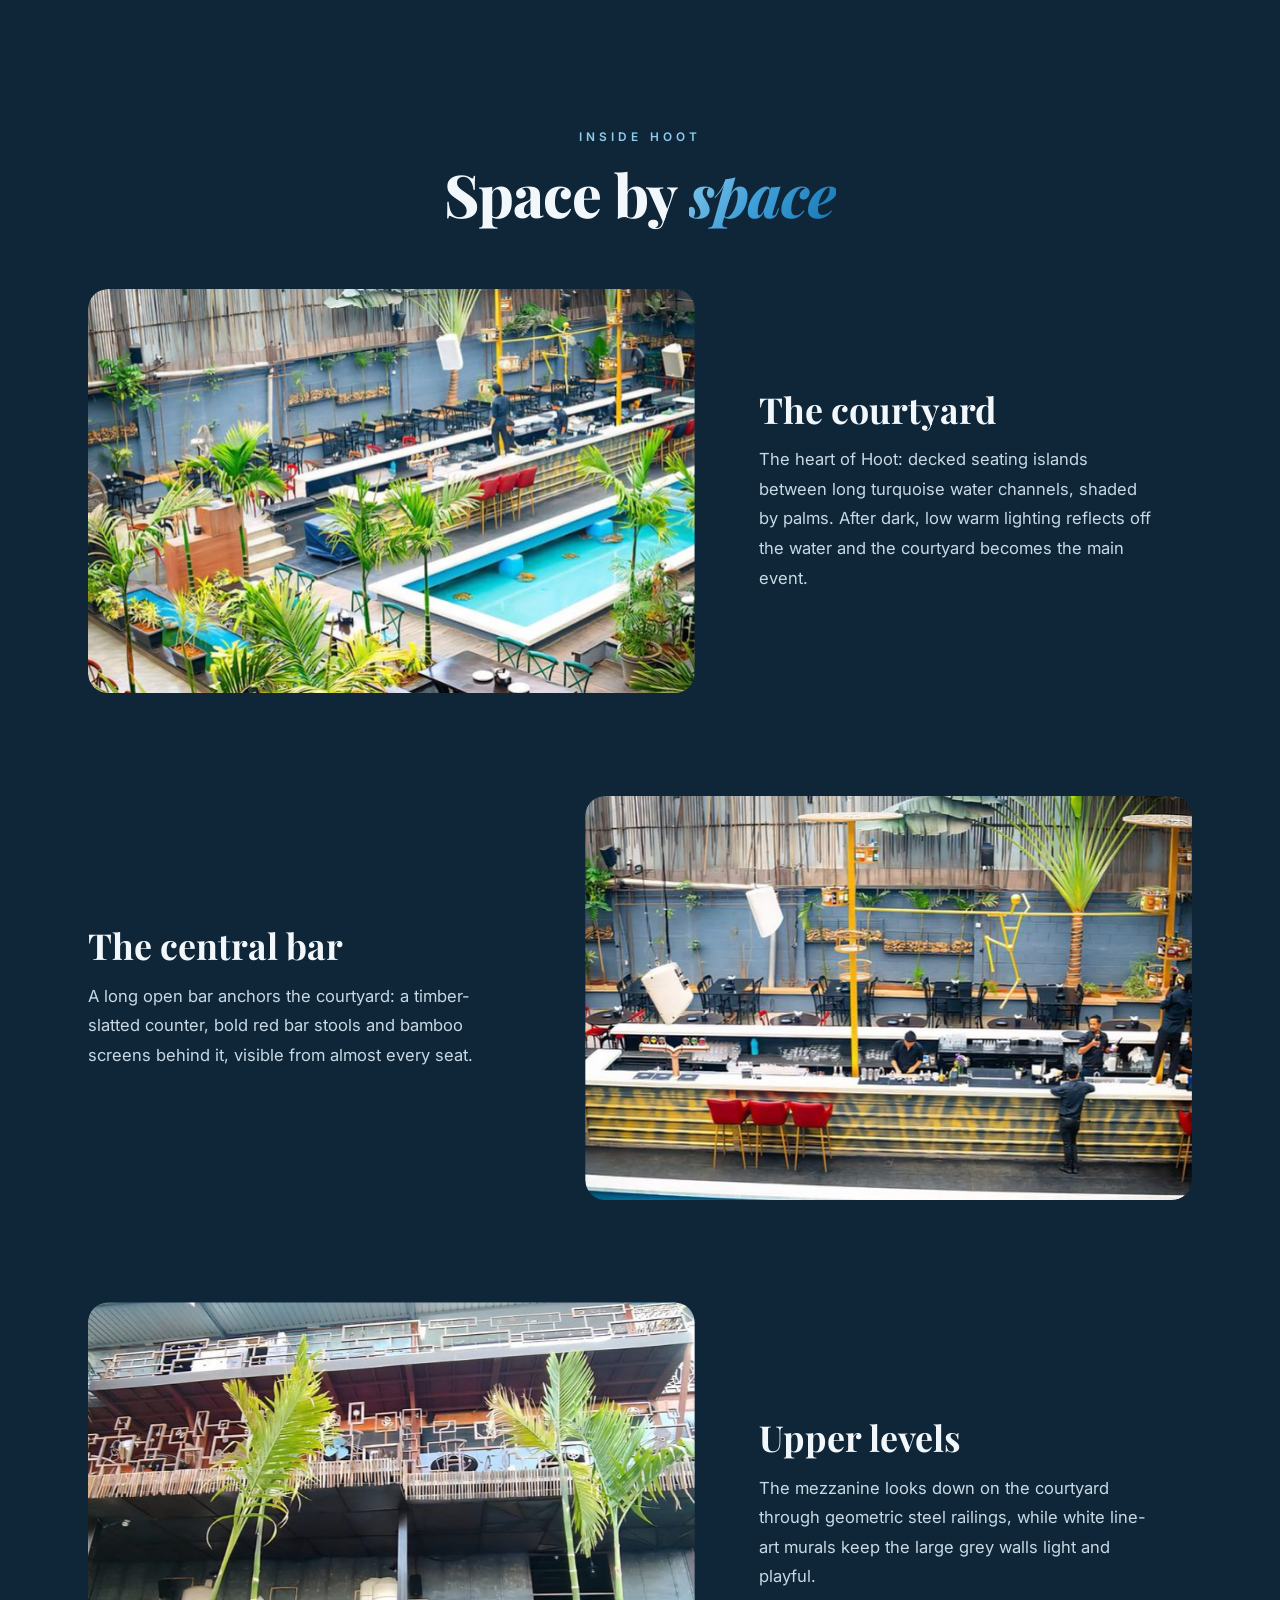
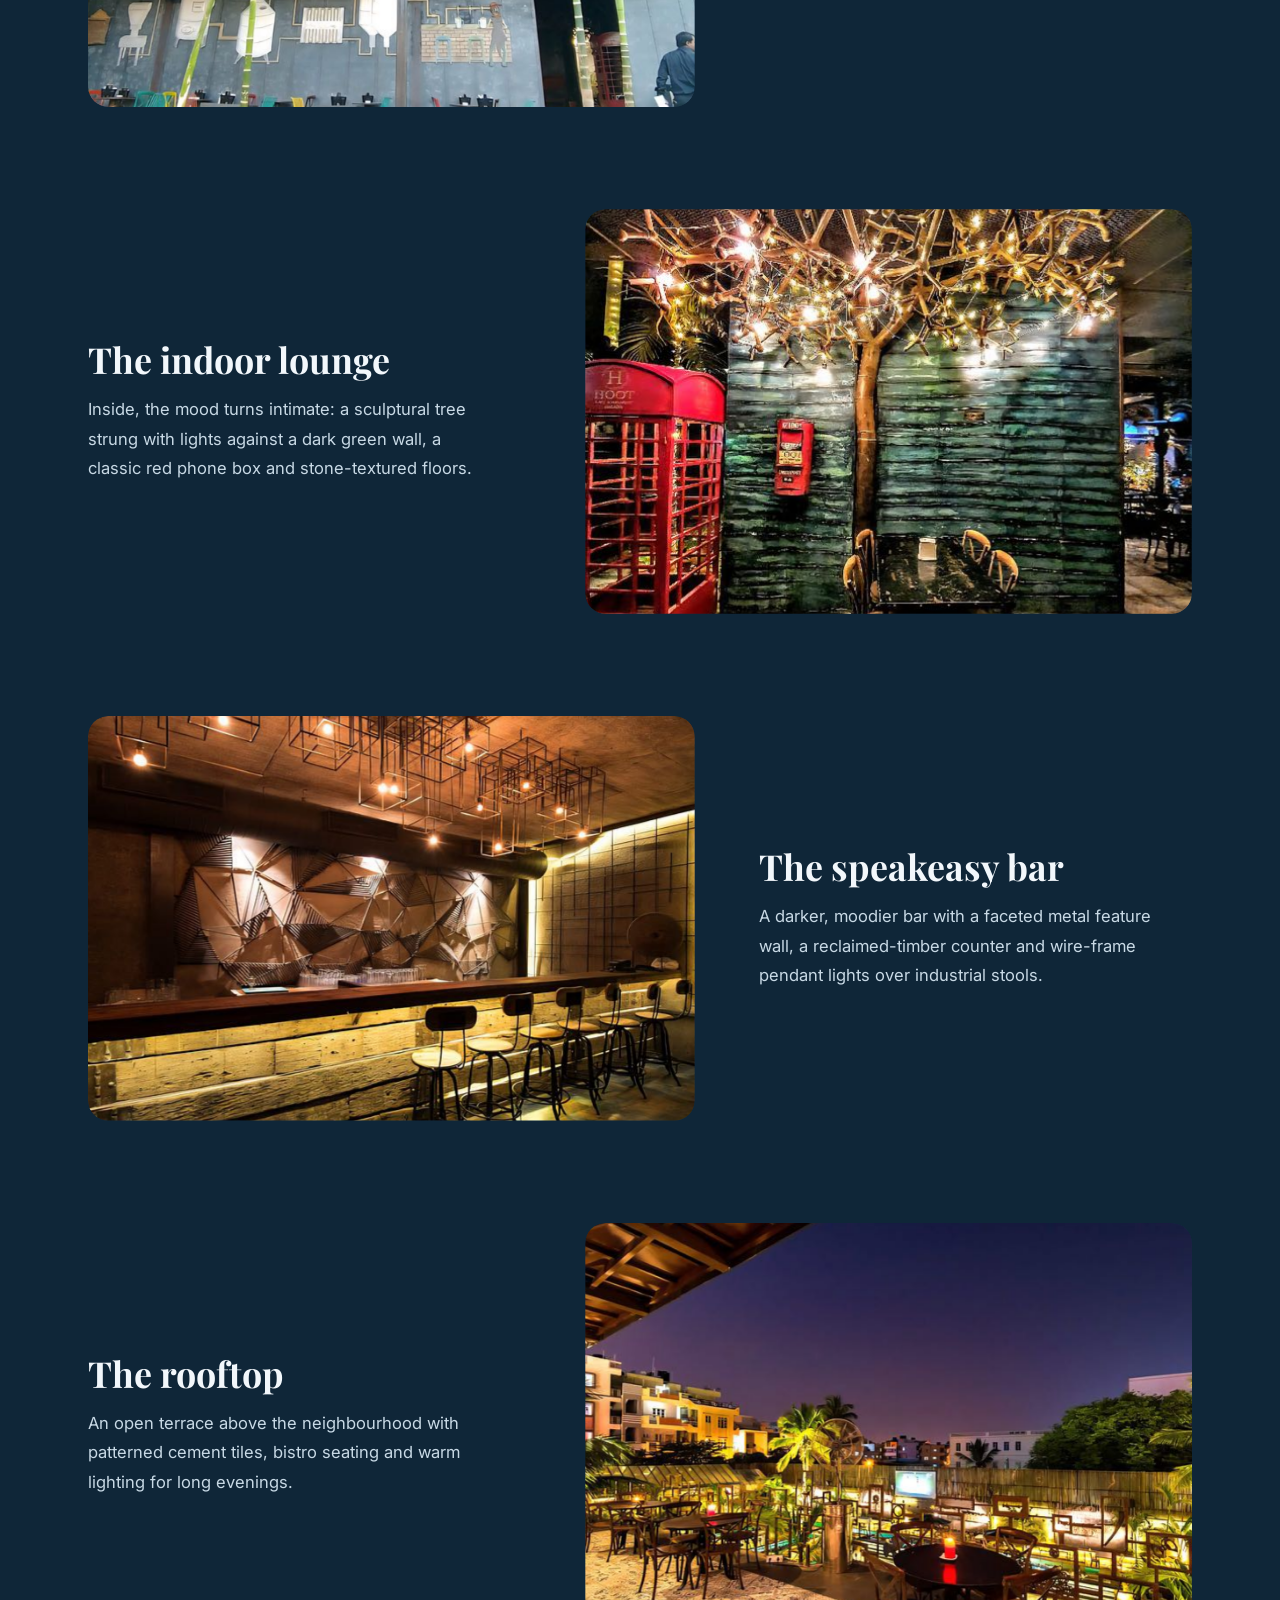
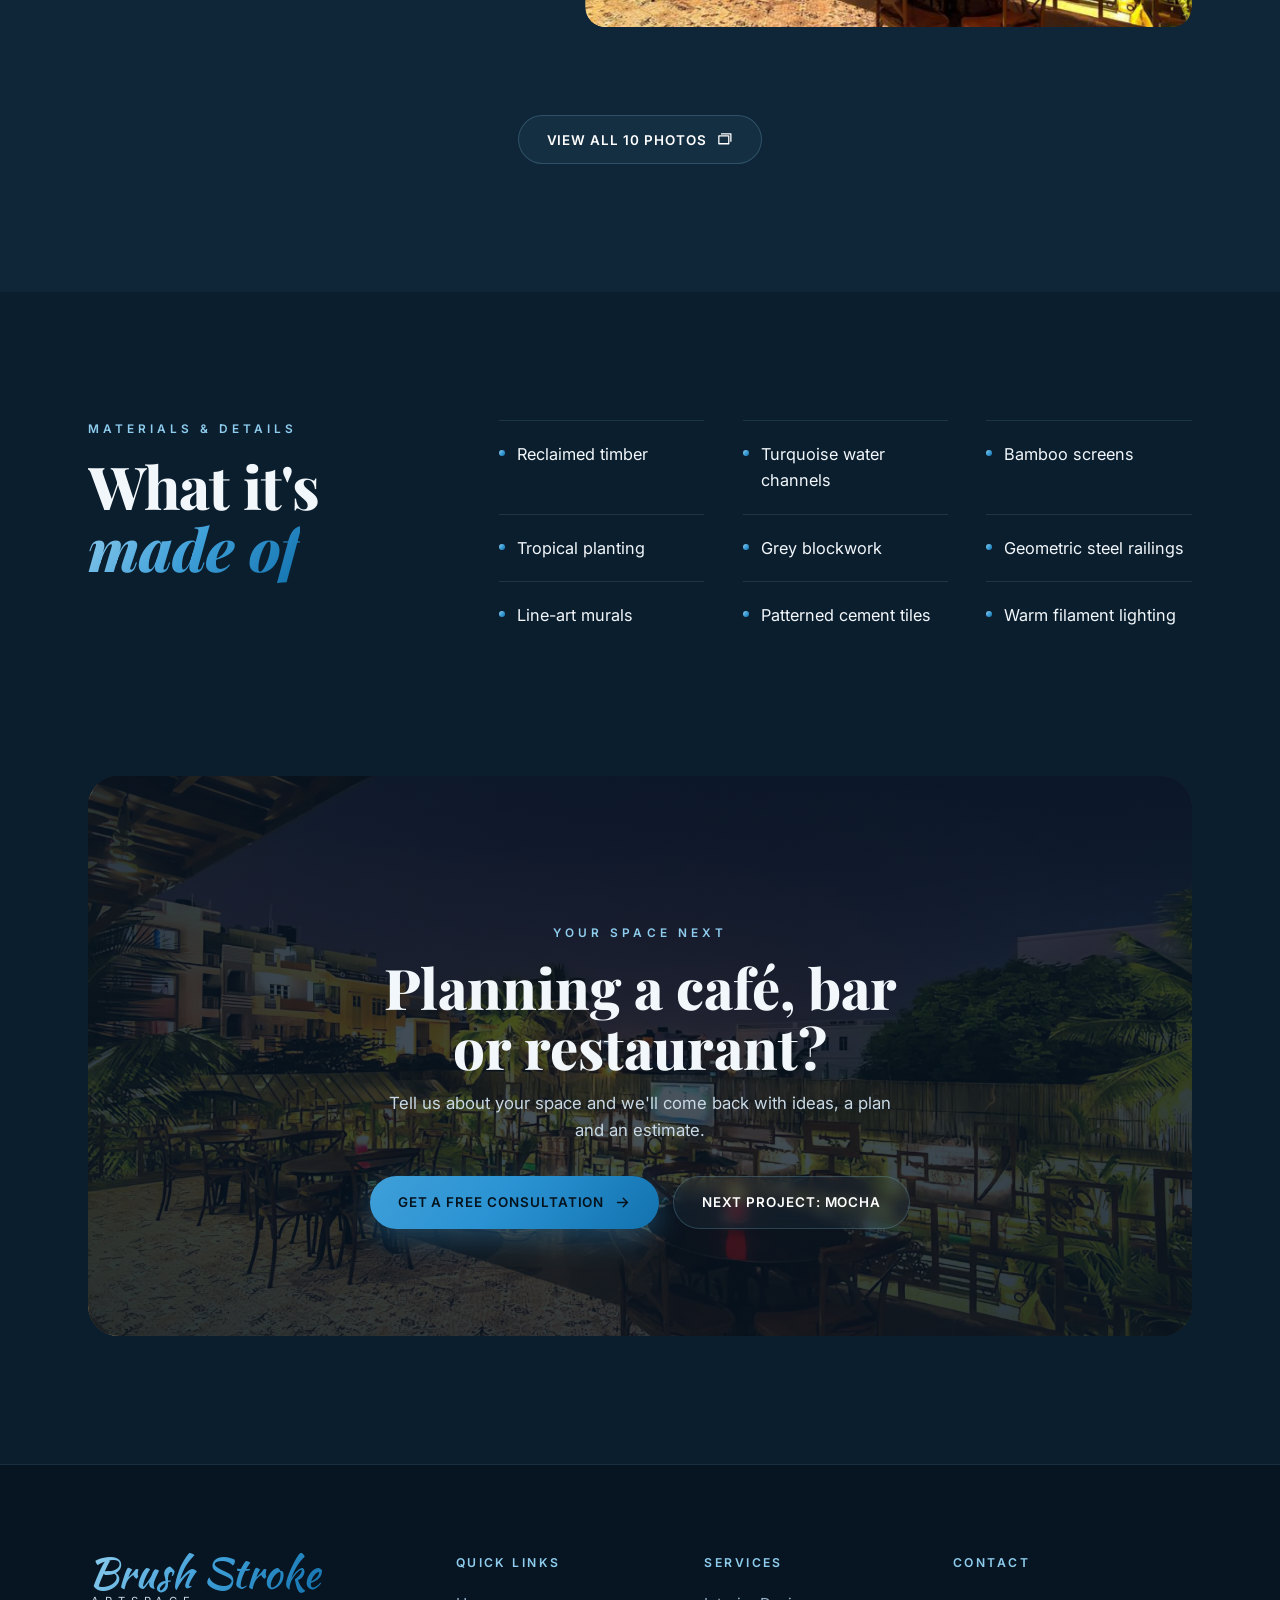
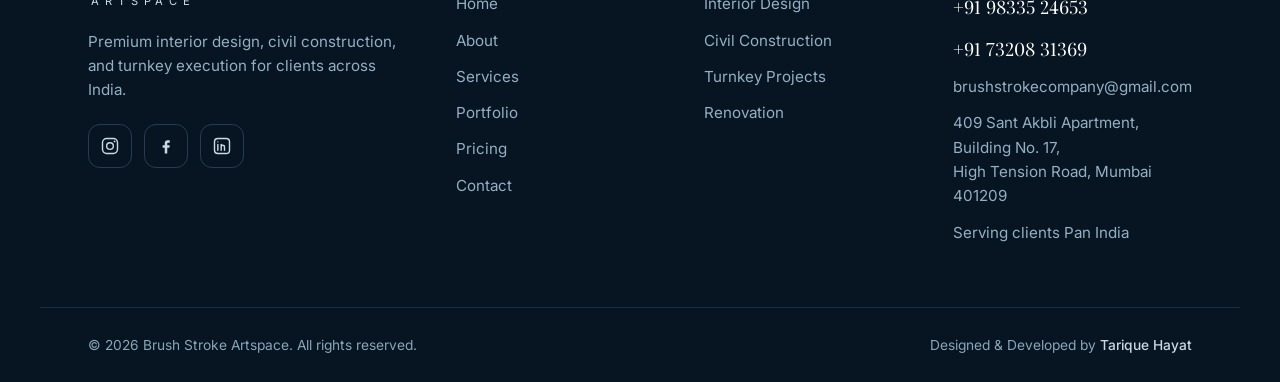
<file: projects/hoot/index.html>
<!DOCTYPE html>
<!-- GENERATED by scripts/build-portfolio.js from projects.js — edit those, not this file. -->
<html lang="en-IN">
<head>
  <meta charset="UTF-8" />
  <script>document.documentElement.classList.add('js');</script>
  <!-- Back/Forward gets a plain crossfade instead of the forward fade-and-rise. Must run
       before first render: the cross-page transition is revealed on this (new) page. -->
  <script>addEventListener('pagereveal',function(e){var a=window.navigation&&navigation.activation;if(e.viewTransition&&a&&a.navigationType==='traverse')e.viewTransition.types.add('back')});</script>
  <meta name="viewport" content="width=device-width, initial-scale=1.0" />
  <meta name="theme-color" content="#0B1E2E" />
  <!-- every relative URL on this page resolves from the site root -->
  <base href="/" />
  <title>Hoot Cafe &amp; Brewery — Café &amp; Brewery Interior Design, Bengaluru</title>
  <meta name="description" content="An open-air café and brewery in Bengaluru, built around water, greenery and honest materials: a weekend escape in the middle of the city." />
  <meta name="robots" content="index, follow, max-image-preview:large" />
  <meta property="og:title" content="Hoot Cafe &amp; Brewery — Interiors by Brush Stroke" />
  <meta property="og:description" content="An open-air café and brewery in Bengaluru, built around water, greenery and honest materials: a weekend escape in the middle of the city." />
  <meta property="og:type" content="article" />
  <meta property="og:site_name" content="Brush Stroke" />
  <meta property="og:locale" content="en_IN" />
  <link rel="canonical" href="https://brushstrokeartspace.com/projects/hoot/" />
  <meta property="og:url" content="https://brushstrokeartspace.com/projects/hoot/" />
  <meta property="og:image" content="https://brushstrokeartspace.com/assets/portfolio/hoot/01.jpg" />
  <meta name="twitter:image" content="https://brushstrokeartspace.com/assets/portfolio/hoot/01.jpg" />
  <meta property="og:image:alt" content="Hoot Cafe &amp; Brewery, Bengaluru — interior by Brush Stroke" />
  <meta name="twitter:card" content="summary_large_image" />
  <link rel="icon" type="image/png" href="assets/favicon-64.png" />
  <!-- Prerender a project page as soon as the visitor shows intent (hover on desktop, touch on
       phones): HTML, CSS and hero photo are ready, so the page fade starts at once. At most two
       pages are kept warm. Ignored by browsers without Speculation Rules. -->
  <script type="speculationrules">{"prerender":[{"where":{"href_matches":"/projects/*"},"eagerness":"moderate"}]}</script>
  <link rel="apple-touch-icon" href="assets/apple-touch-icon.png" />
  <link rel="preload" as="image" href="assets/hero/pp-hoot-m.jpg" media="(max-width: 760px)" fetchpriority="high" />
  <link rel="preload" as="image" href="assets/portfolio/hoot/01.jpg" media="(min-width: 761px)" fetchpriority="high" />
  <link rel="preconnect" href="https://fonts.googleapis.com" />
  <link rel="preconnect" href="https://fonts.gstatic.com" crossorigin />
  <link href="https://fonts.googleapis.com/css2?family=Playfair+Display:ital,wght@0,400;0,700;0,800;1,500;1,700&family=Inter:wght@400;500;600;700;800&family=Kaushan+Script&display=swap" rel="stylesheet" />
  <link rel="stylesheet" href="styles.css?v=36102cba" />
  <link rel="stylesheet" href="project.css?v=ff10b851" />
  <script>if(/[?&]theme=light\b/.test(location.search))document.write('<link rel="stylesheet" href="theme-light.css?v=b44accf1" />');</script>
  <script type="application/ld+json">{"@context":"https://schema.org","@graph":[{"@type":"CreativeWork","name":"Hoot Cafe & Brewery — café & brewery interior design, Bengaluru","description":"An open-air café and brewery in Bengaluru, built around water, greenery and honest materials: a weekend escape in the middle of the city.","inLanguage":"en-IN","locationCreated":{"@type":"Place","name":"Bengaluru"},"creator":{"@id":"https://brushstrokeartspace.com/#business"},"image":["https://brushstrokeartspace.com/assets/portfolio/hoot/01.jpg","https://brushstrokeartspace.com/assets/portfolio/hoot/02.jpg","https://brushstrokeartspace.com/assets/portfolio/hoot/03.jpg","https://brushstrokeartspace.com/assets/portfolio/hoot/04.jpg","https://brushstrokeartspace.com/assets/portfolio/hoot/05.jpg","https://brushstrokeartspace.com/assets/portfolio/hoot/06.jpg","https://brushstrokeartspace.com/assets/portfolio/hoot/07.jpg","https://brushstrokeartspace.com/assets/portfolio/hoot/08.jpg","https://brushstrokeartspace.com/assets/portfolio/hoot/09.jpg","https://brushstrokeartspace.com/assets/portfolio/hoot/10.jpg"],"@id":"https://brushstrokeartspace.com/projects/hoot/#work","url":"https://brushstrokeartspace.com/projects/hoot/","mainEntityOfPage":"https://brushstrokeartspace.com/projects/hoot/"},{"@type":"BreadcrumbList","itemListElement":[{"@type":"ListItem","position":1,"name":"Home","item":"https://brushstrokeartspace.com/"},{"@type":"ListItem","position":2,"name":"Projects","item":"https://brushstrokeartspace.com/#portfolio"},{"@type":"ListItem","position":3,"name":"Hoot Cafe & Brewery","item":"https://brushstrokeartspace.com/projects/hoot/"}]}]}</script>
</head>
<body class="pp">
  <div class="scroll-progress" id="scrollProgress" aria-hidden="true"></div>

  <header class="nav" id="nav">
    <div class="container nav__wrap">
      <a href="#home" class="brand" aria-label="Brush Stroke Artspace home">
        <span class="brand__script">Brush Stroke</span>
        <span class="brand__sub">Artspace</span>
      </a>
      <nav class="nav__links" id="navLinks" aria-label="Primary">
        <a href="#home" class="nav__link">Home</a>
        <a href="#services" class="nav__link">Services</a>
        <a href="#portfolio" class="nav__link is-active" aria-current="page">Portfolio</a>
        <a href="#pricing" class="nav__link">Pricing</a>
        <a href="#contact" class="nav__link">Contact</a>
        <a href="#contact" class="btn btn--primary nav__cta magnetic"><span>Get Quote</span></a>
      </nav>
      <button class="nav__toggle" id="navToggle" aria-label="Open menu" aria-expanded="false">
        <span></span><span></span><span></span>
      </button>
    </div>
  </header>

  <main>
    <section class="pp-hero">
      <span class="pp-hero__lqip" aria-hidden="true" style="background-image:url('[data-uri]')"></span>
      <picture>
        <source media="(max-width: 760px)" srcset="assets/hero/pp-hoot-m.jpg" />
        <img class="pp-hero__img" src="assets/portfolio/hoot/01.jpg" alt="Hoot Cafe &amp; Brewery, Bengaluru — café &amp; brewery interior design by Brush Stroke" fetchpriority="high" />
      </picture>
      <div class="container pp-hero__inner">
        <a class="pp-back reveal" data-reveal href="#portfolio"><svg viewBox="0 0 24 24" width="16" height="16" aria-hidden="true"><path d="M19 12H5M11 6l-6 6 6 6" fill="none" stroke="currentColor" stroke-width="2" stroke-linecap="round" stroke-linejoin="round"/></svg>All projects</a>
        <p class="pp-eyebrow reveal" data-reveal data-delay="80">Turnkey <span aria-hidden="true">·</span> Bengaluru</p>
        <h1 class="reveal" data-reveal data-delay="160"><span class="pp-hero__title">Hoot Cafe &amp; Brewery</span></h1>
        <p class="pp-hero__lead reveal" data-reveal data-delay="320">An open-air café and brewery in Bengaluru, built around water, greenery and honest materials: a weekend escape in the middle of the city.</p>
      </div>
    </section>

    <section class="pp-facts" aria-label="Project facts">
      <div class="container">
        <dl>
          <div class="reveal" data-reveal data-delay="0"><dt>Location</dt><dd>Bengaluru</dd></div>
          <div class="reveal" data-reveal data-delay="90"><dt>Venue</dt><dd>Café &amp; brewery</dd></div>
          <div class="reveal" data-reveal data-delay="180"><dt>Scope</dt><dd>Turnkey: design &amp; execution</dd></div>
          <div class="reveal" data-reveal data-delay="270"><dt>Spaces</dt><dd>Courtyard, bars &amp; rooftop</dd></div>
        </dl>
      </div>
    </section>

    <section class="pp-section pp-overview" aria-label="About the project">
      <div class="container">
        <span class="kicker reveal" data-reveal>The project</span>
        <h2 class="pp-statement reveal" data-reveal data-delay="80">A place people stay in for the whole evening.</h2>
        <div class="pp-overview__body reveal" data-reveal data-delay="180">
          <p>The plan opens into a large courtyard wrapped by upper levels, with indoor bars and a rooftop terrace, so every part of the visit feels like a different room.</p>
          <p>The language is relaxed and tropical-industrial. Turquoise water channels run between the tables, palms and planters soften the hard edges, and the raw materials (timber, bamboo, grey blockwork and steel) are left honest. Playful set pieces, from a vintage wooden boat to a giant gramophone horn, give guests something new to discover on every visit.</p>
        </div>
      </div>
    </section>

    <section class="pp-section pp-section--alt pp-spaces" aria-label="Spaces">
      <div class="container">
        <header class="sec-head reveal" data-reveal>
          <span class="kicker">Inside HOOT</span>
          <h2 class="sec-title">Space by <em>space</em></h2>
        </header>
        <div class="pp-spaces__list">
        <article class="pp-space reveal" data-reveal>
          <button class="pp-space__img" type="button" data-lb-project="0" data-lb-index="3"
            aria-label="Open photo: The courtyard">
            <!-- data-src: released by script.js once the hero photo has loaded, so on a slow
                 connection these never compete with it (noscript keeps them for no-JS) -->
            <img data-src="assets/portfolio/hoot/thumb/04.jpg" alt="Hoot Cafe &amp; Brewery, Bengaluru — the courtyard" loading="lazy" decoding="async" />
            <noscript><img src="assets/portfolio/hoot/thumb/04.jpg" alt="Hoot Cafe &amp; Brewery, Bengaluru — the courtyard" /></noscript>
          </button>
          <div class="pp-space__text">
            <h3>The courtyard</h3>
            <p>The heart of Hoot: decked seating islands between long turquoise water channels, shaded by palms. After dark, low warm lighting reflects off the water and the courtyard becomes the main event.</p>
          </div>
        </article>
        <article class="pp-space reveal" data-reveal>
          <button class="pp-space__img" type="button" data-lb-project="0" data-lb-index="1"
            aria-label="Open photo: The central bar">
            <!-- data-src: released by script.js once the hero photo has loaded, so on a slow
                 connection these never compete with it (noscript keeps them for no-JS) -->
            <img data-src="assets/portfolio/hoot/thumb/02.jpg" alt="Hoot Cafe &amp; Brewery, Bengaluru — the central bar" loading="lazy" decoding="async" />
            <noscript><img src="assets/portfolio/hoot/thumb/02.jpg" alt="Hoot Cafe &amp; Brewery, Bengaluru — the central bar" /></noscript>
          </button>
          <div class="pp-space__text">
            <h3>The central bar</h3>
            <p>A long open bar anchors the courtyard: a timber-slatted counter, bold red bar stools and bamboo screens behind it, visible from almost every seat.</p>
          </div>
        </article>
        <article class="pp-space reveal" data-reveal>
          <button class="pp-space__img" type="button" data-lb-project="0" data-lb-index="6"
            aria-label="Open photo: Upper levels">
            <!-- data-src: released by script.js once the hero photo has loaded, so on a slow
                 connection these never compete with it (noscript keeps them for no-JS) -->
            <img data-src="assets/portfolio/hoot/thumb/07.jpg" alt="Hoot Cafe &amp; Brewery, Bengaluru — upper levels" loading="lazy" decoding="async" />
            <noscript><img src="assets/portfolio/hoot/thumb/07.jpg" alt="Hoot Cafe &amp; Brewery, Bengaluru — upper levels" /></noscript>
          </button>
          <div class="pp-space__text">
            <h3>Upper levels</h3>
            <p>The mezzanine looks down on the courtyard through geometric steel railings, while white line-art murals keep the large grey walls light and playful.</p>
          </div>
        </article>
        <article class="pp-space reveal" data-reveal>
          <button class="pp-space__img" type="button" data-lb-project="0" data-lb-index="4"
            aria-label="Open photo: The indoor lounge">
            <!-- data-src: released by script.js once the hero photo has loaded, so on a slow
                 connection these never compete with it (noscript keeps them for no-JS) -->
            <img data-src="assets/portfolio/hoot/thumb/05.jpg" alt="Hoot Cafe &amp; Brewery, Bengaluru — the indoor lounge" loading="lazy" decoding="async" />
            <noscript><img src="assets/portfolio/hoot/thumb/05.jpg" alt="Hoot Cafe &amp; Brewery, Bengaluru — the indoor lounge" /></noscript>
          </button>
          <div class="pp-space__text">
            <h3>The indoor lounge</h3>
            <p>Inside, the mood turns intimate: a sculptural tree strung with lights against a dark green wall, a classic red phone box and stone-textured floors.</p>
          </div>
        </article>
        <article class="pp-space reveal" data-reveal>
          <button class="pp-space__img" type="button" data-lb-project="0" data-lb-index="8"
            aria-label="Open photo: The speakeasy bar">
            <!-- data-src: released by script.js once the hero photo has loaded, so on a slow
                 connection these never compete with it (noscript keeps them for no-JS) -->
            <img data-src="assets/portfolio/hoot/thumb/09.jpg" alt="Hoot Cafe &amp; Brewery, Bengaluru — the speakeasy bar" loading="lazy" decoding="async" />
            <noscript><img src="assets/portfolio/hoot/thumb/09.jpg" alt="Hoot Cafe &amp; Brewery, Bengaluru — the speakeasy bar" /></noscript>
          </button>
          <div class="pp-space__text">
            <h3>The speakeasy bar</h3>
            <p>A darker, moodier bar with a faceted metal feature wall, a reclaimed-timber counter and wire-frame pendant lights over industrial stools.</p>
          </div>
        </article>
        <article class="pp-space reveal" data-reveal>
          <button class="pp-space__img" type="button" data-lb-project="0" data-lb-index="9"
            aria-label="Open photo: The rooftop">
            <!-- data-src: released by script.js once the hero photo has loaded, so on a slow
                 connection these never compete with it (noscript keeps them for no-JS) -->
            <img data-src="assets/portfolio/hoot/thumb/10.jpg" alt="Hoot Cafe &amp; Brewery, Bengaluru — the rooftop" loading="lazy" decoding="async" />
            <noscript><img src="assets/portfolio/hoot/thumb/10.jpg" alt="Hoot Cafe &amp; Brewery, Bengaluru — the rooftop" /></noscript>
          </button>
          <div class="pp-space__text">
            <h3>The rooftop</h3>
            <p>An open terrace above the neighbourhood with patterned cement tiles, bistro seating and warm lighting for long evenings.</p>
          </div>
        </article>
        </div>
        <div class="pp-spaces__more reveal" data-reveal>
          <button class="btn btn--ghost" type="button" data-lb-all="0"><span>View all 10 photos</span>
            <svg viewBox="0 0 24 24" class="btn__ico" aria-hidden="true"><path d="M4 7h14v11H4zM7 4h14v11" fill="none" stroke="currentColor" stroke-width="1.8" stroke-linejoin="round"/></svg></button>
        </div>
      </div>
    </section>

    <section class="pp-section pp-materials" aria-label="Materials and details">
      <div class="container pp-materials__wrap">
        <header class="sec-head sec-head--left reveal" data-reveal>
          <span class="kicker">Materials &amp; details</span>
          <h2 class="sec-title">What it's <em>made of</em></h2>
        </header>
        <ul class="pp-materials__list">
          <li class="reveal" data-reveal data-delay="0">Reclaimed timber</li>
          <li class="reveal" data-reveal data-delay="70">Turquoise water channels</li>
          <li class="reveal" data-reveal data-delay="140">Bamboo screens</li>
          <li class="reveal" data-reveal data-delay="0">Tropical planting</li>
          <li class="reveal" data-reveal data-delay="70">Grey blockwork</li>
          <li class="reveal" data-reveal data-delay="140">Geometric steel railings</li>
          <li class="reveal" data-reveal data-delay="0">Line-art murals</li>
          <li class="reveal" data-reveal data-delay="70">Patterned cement tiles</li>
          <li class="reveal" data-reveal data-delay="140">Warm filament lighting</li>
        </ul>
      </div>
    </section>

    <section class="pp-section pp-cta" aria-label="Start a project">
      <div class="container">
        <div class="pp-cta__panel reveal" data-reveal>
          <picture>
            <source media="(max-width: 760px)" srcset="assets/portfolio/hoot/thumb/10.jpg" />
            <img class="pp-cta__img" src="assets/portfolio/hoot/10.jpg" alt="" loading="lazy" decoding="async" />
          </picture>
          <div class="pp-cta__content">
            <span class="kicker">Your space next</span>
            <h2>Planning a café, bar<br/>or restaurant?</h2>
            <p>Tell us about your space and we'll come back with ideas, a plan and an estimate.</p>
            <div class="pp-cta__actions">
              <a href="#contact" class="btn btn--primary"><span>Get a Free Consultation</span>
                <svg viewBox="0 0 24 24" class="btn__ico" aria-hidden="true"><path d="M5 12h14M13 6l6 6-6 6" fill="none" stroke="currentColor" stroke-width="2" stroke-linecap="round" stroke-linejoin="round"/></svg></a>
              <a href="projects/mocha/" class="btn btn--ghost"><span>Next project: Mocha</span></a>
            </div>
          </div>
        </div>
      </div>
    </section>
  </main>

  <footer class="footer">
    <div class="container footer__grid">
      <div class="footer__brand">
        <!-- Same brand lockup as the header (.brand / .brand__script / .brand__sub),
             just scaled up for the footer — one brand treatment across the site
             instead of a separate image logo in a white card. -->
        <a href="#home" class="brand footer__logo" aria-label="Brush Stroke Artspace — back to top">
          <span class="brand__script">Brush Stroke</span>
          <span class="brand__sub">Artspace</span>
        </a>
        <p>Premium interior design, civil construction, and turnkey execution for clients across India.</p>
        <!-- QA-006: LinkedIn and Instagram are live (URLs supplied by the owner). Facebook is
             still an href="#" placeholder — a real profile URL has deliberately NOT been invented.
             ACTION: supply that URL, or remove the icon until the profile exists. -->
        <div class="footer__social">
          <a href="https://www.instagram.com/brushstrokeartspace/" aria-label="Brush Stroke Artspace on Instagram (opens in a new tab)" target="_blank" rel="noopener noreferrer"><svg viewBox="0 0 24 24"><rect x="3" y="3" width="18" height="18" rx="5" fill="none" stroke="currentColor" stroke-width="1.7"/><circle cx="12" cy="12" r="4" fill="none" stroke="currentColor" stroke-width="1.7"/><circle cx="17.5" cy="6.5" r="1.1" fill="currentColor"/></svg></a>
          <a href="https://www.facebook.com/share/19zfJt46u4/" aria-label="Brush Stroke Artspace on Facebook (opens in a new tab)" target="_blank" rel="noopener noreferrer"><svg viewBox="0 0 24 24"><path d="M14 8h2.5V5H14c-2 0-3.5 1.5-3.5 3.5V11H8v3h2.5v7h3v-7H16l.5-3h-3V8.8c0-.5.4-.8 .9-.8z" fill="currentColor"/></svg></a>
          <a href="https://www.linkedin.com/in/brush-stroke-art-space-407026342/" aria-label="Brush Stroke Artspace on LinkedIn (opens in a new tab)" target="_blank" rel="noopener noreferrer"><svg viewBox="0 0 24 24"><rect x="3" y="3" width="18" height="18" rx="4" fill="none" stroke="currentColor" stroke-width="1.7"/><path d="M7 10v7M7 7v.01M11 17v-4a2 2 0 0 1 4 0v4M11 10v7" fill="none" stroke="currentColor" stroke-width="1.7" stroke-linecap="round"/></svg></a>
        </div>
      </div>

      <div class="footer__col">
        <h3>Quick Links</h3>
        <a href="#home">Home</a><a href="#about">About</a><a href="#services">Services</a>
        <a href="#portfolio">Portfolio</a><a href="#pricing">Pricing</a>
        <a href="#contact">Contact</a>
      </div>
      <div class="footer__col">
        <h3>Services</h3>
        <a href="#services">Interior Design</a><a href="#services">Civil Construction</a>
        <a href="#services">Turnkey Projects</a>
        <!-- QA-008: "Renovation" is offered in the enquiry form but has NO service card,
             description or pricing anywhere on the site. Pointing it at #services sent
             users to a section that never mentions it. Routed to the enquiry form until
             the owner supplies approved Renovation copy + pricing. -->
        <a href="#contact">Renovation</a>
      </div>
      <div class="footer__col footer__contact">
        <h3>Contact</h3>
        <a href="tel:+919833524653">+91 98335 24653</a>
        <a href="tel:+917320831369">+91 73208 31369</a>
        <a href="mailto:brushstrokecompany@gmail.com">brushstrokecompany@gmail.com</a>
        <span>409 Sant Akbli Apartment, Building No. 17,<br />High Tension Road, Mumbai 401209</span>
        <span>Serving clients Pan India</span>
      </div>
    </div>
    <div class="container footer__bar">
      <p>© 2026 Brush Stroke Artspace. All rights reserved.</p>
      <p class="footer__credit">Designed &amp; Developed by
        <a href="https://tariqhayat.com" target="_blank" rel="noopener noreferrer">Tarique Hayat</a>
      </p>
    </div>
  </footer>

  <button class="to-top" id="toTop" aria-label="Back to top">
    <svg viewBox="0 0 24 24"><path d="M12 19V5M6 11l6-6 6 6" fill="none" stroke="currentColor" stroke-width="2" stroke-linecap="round" stroke-linejoin="round"/></svg>
  </button>

  <script src="pricing.js?v=e0a8774f" defer></script>
  <script src="projects.js?v=a8ee4482" defer></script>
  <script src="script.js?v=32f58d0c" defer></script>
</body>
</html>
</file>
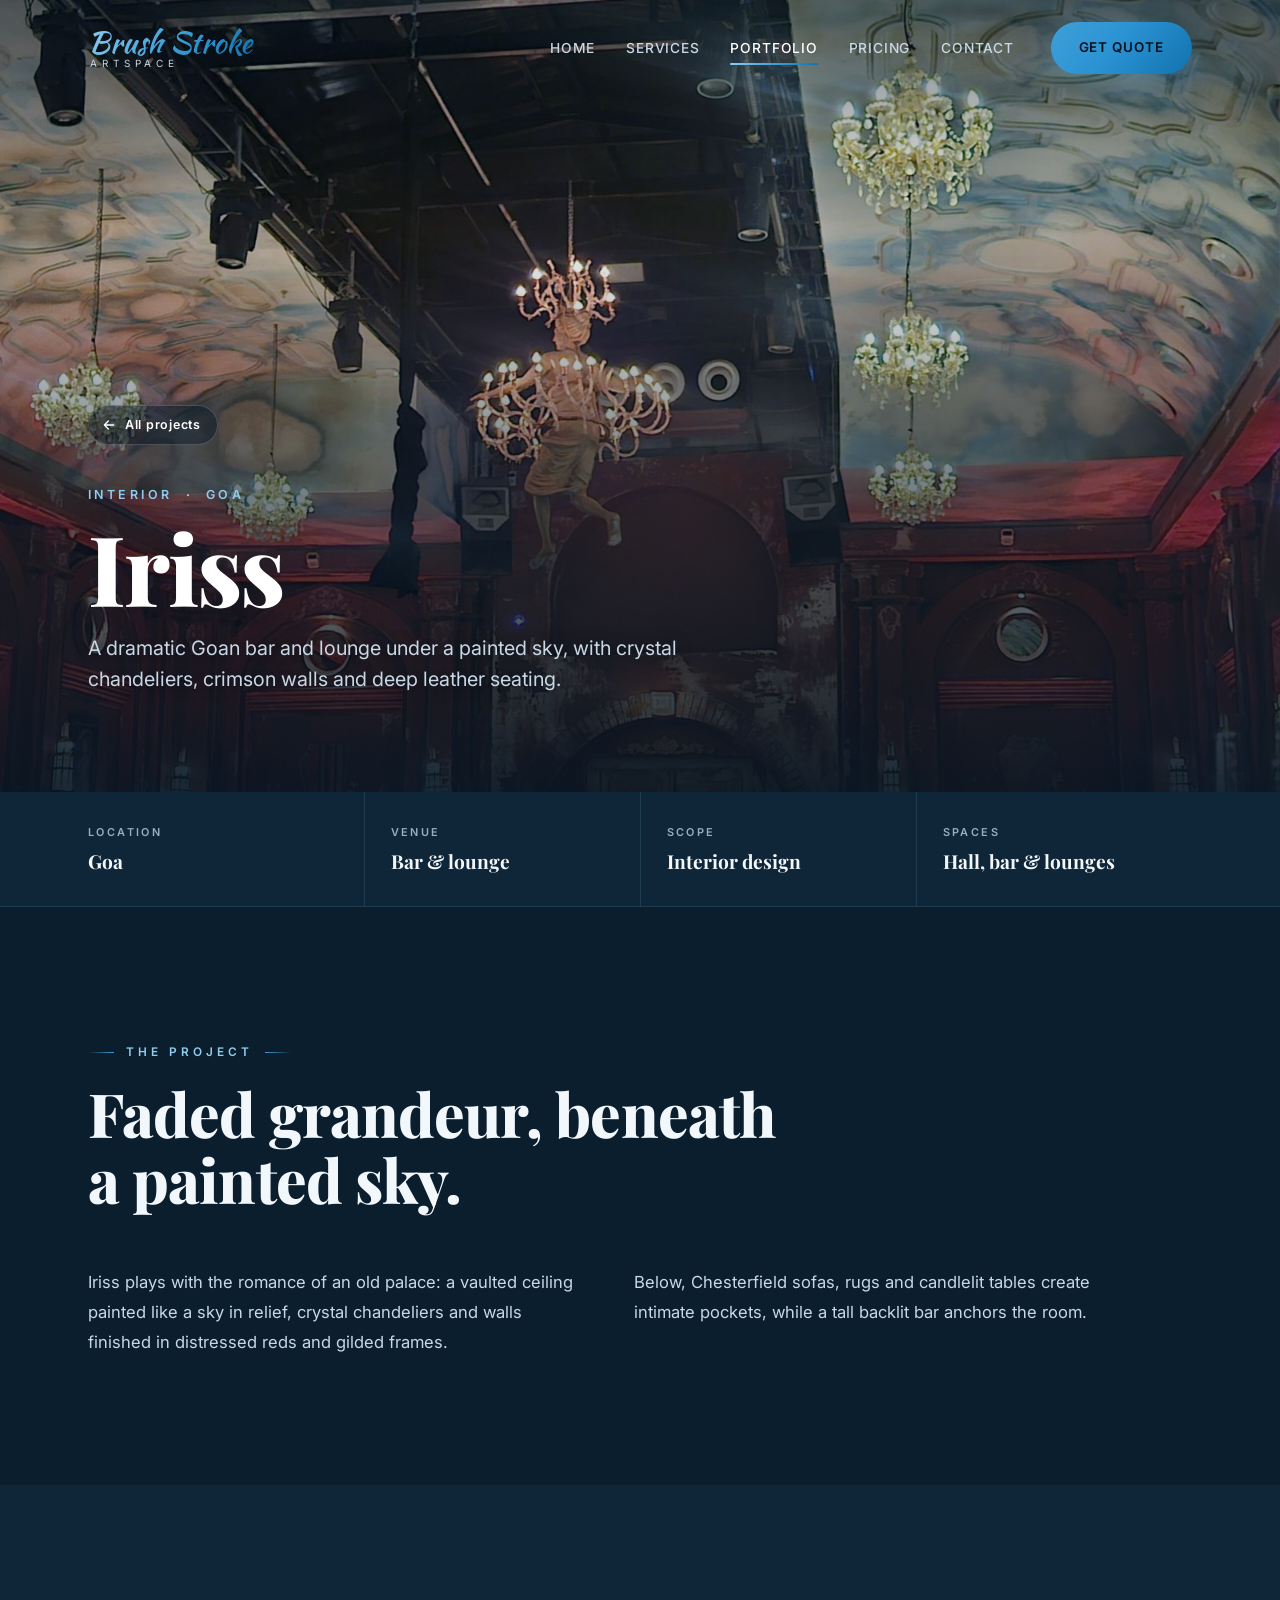
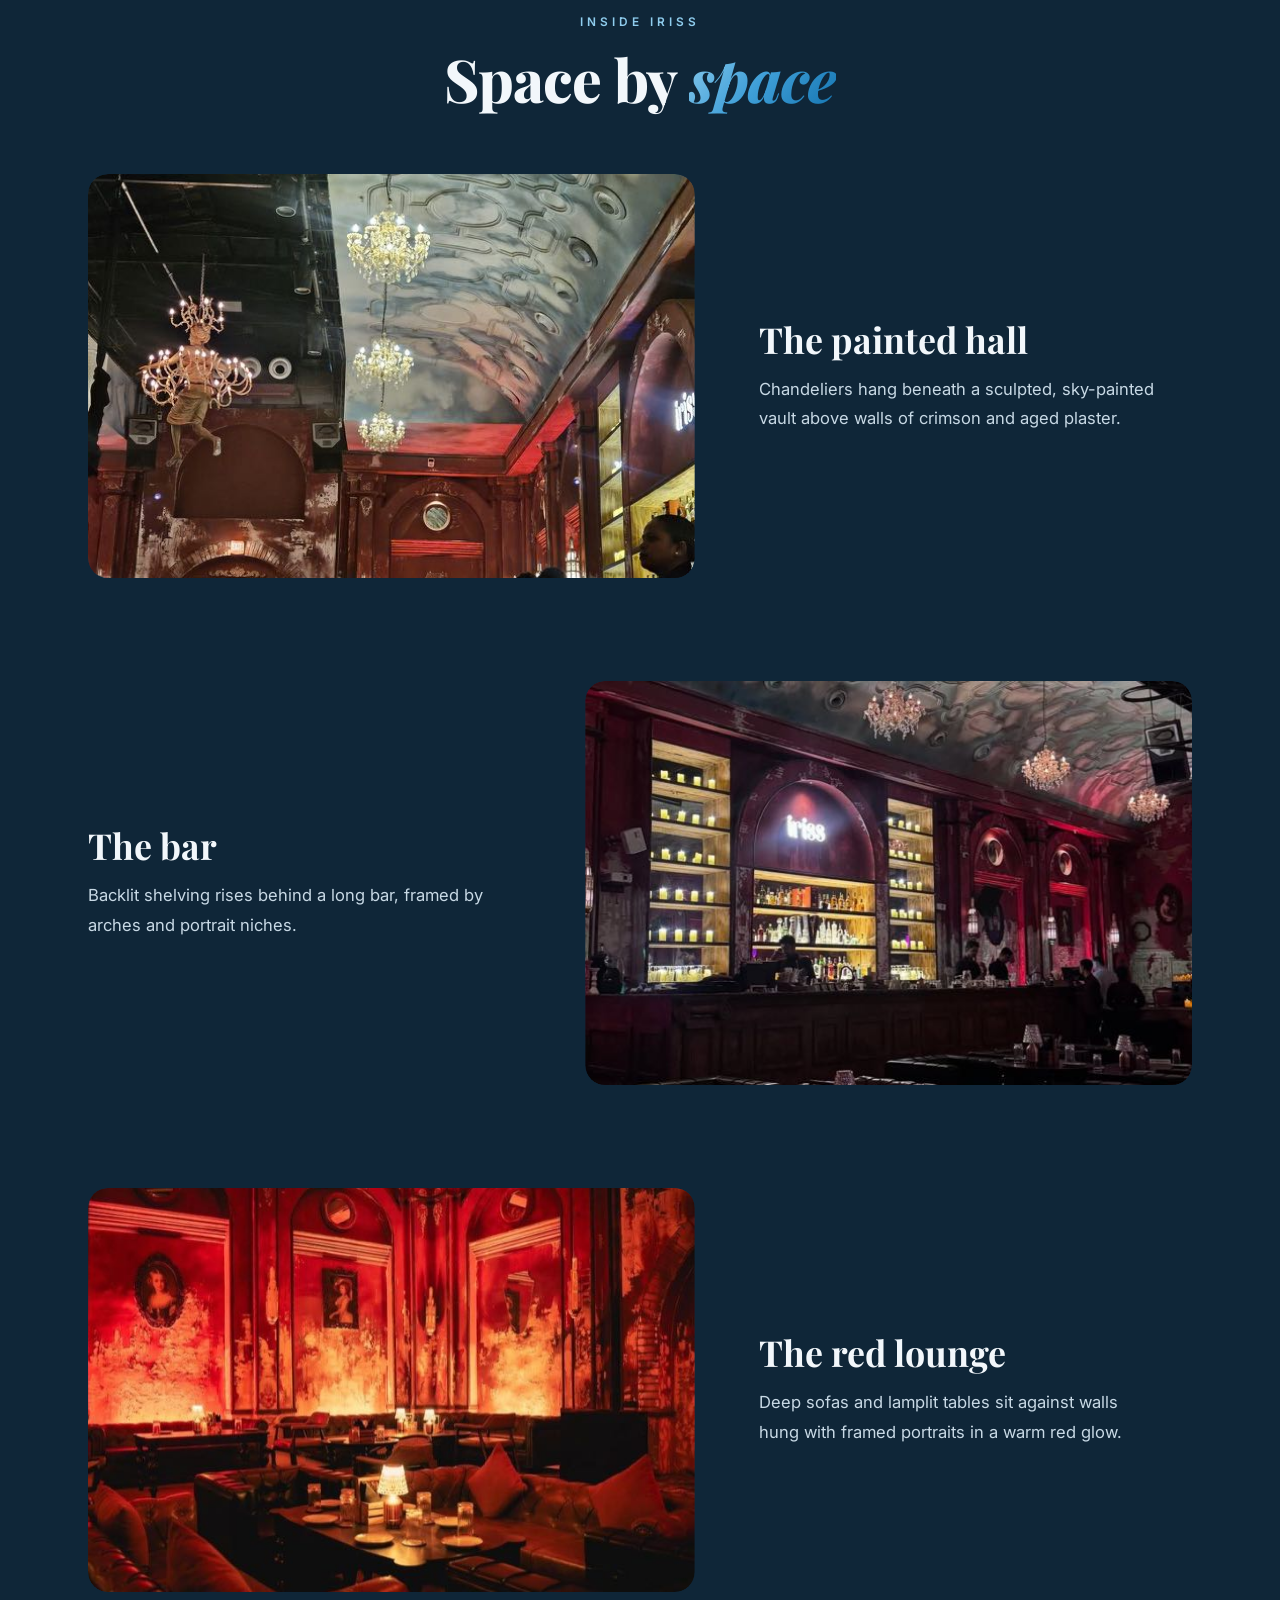
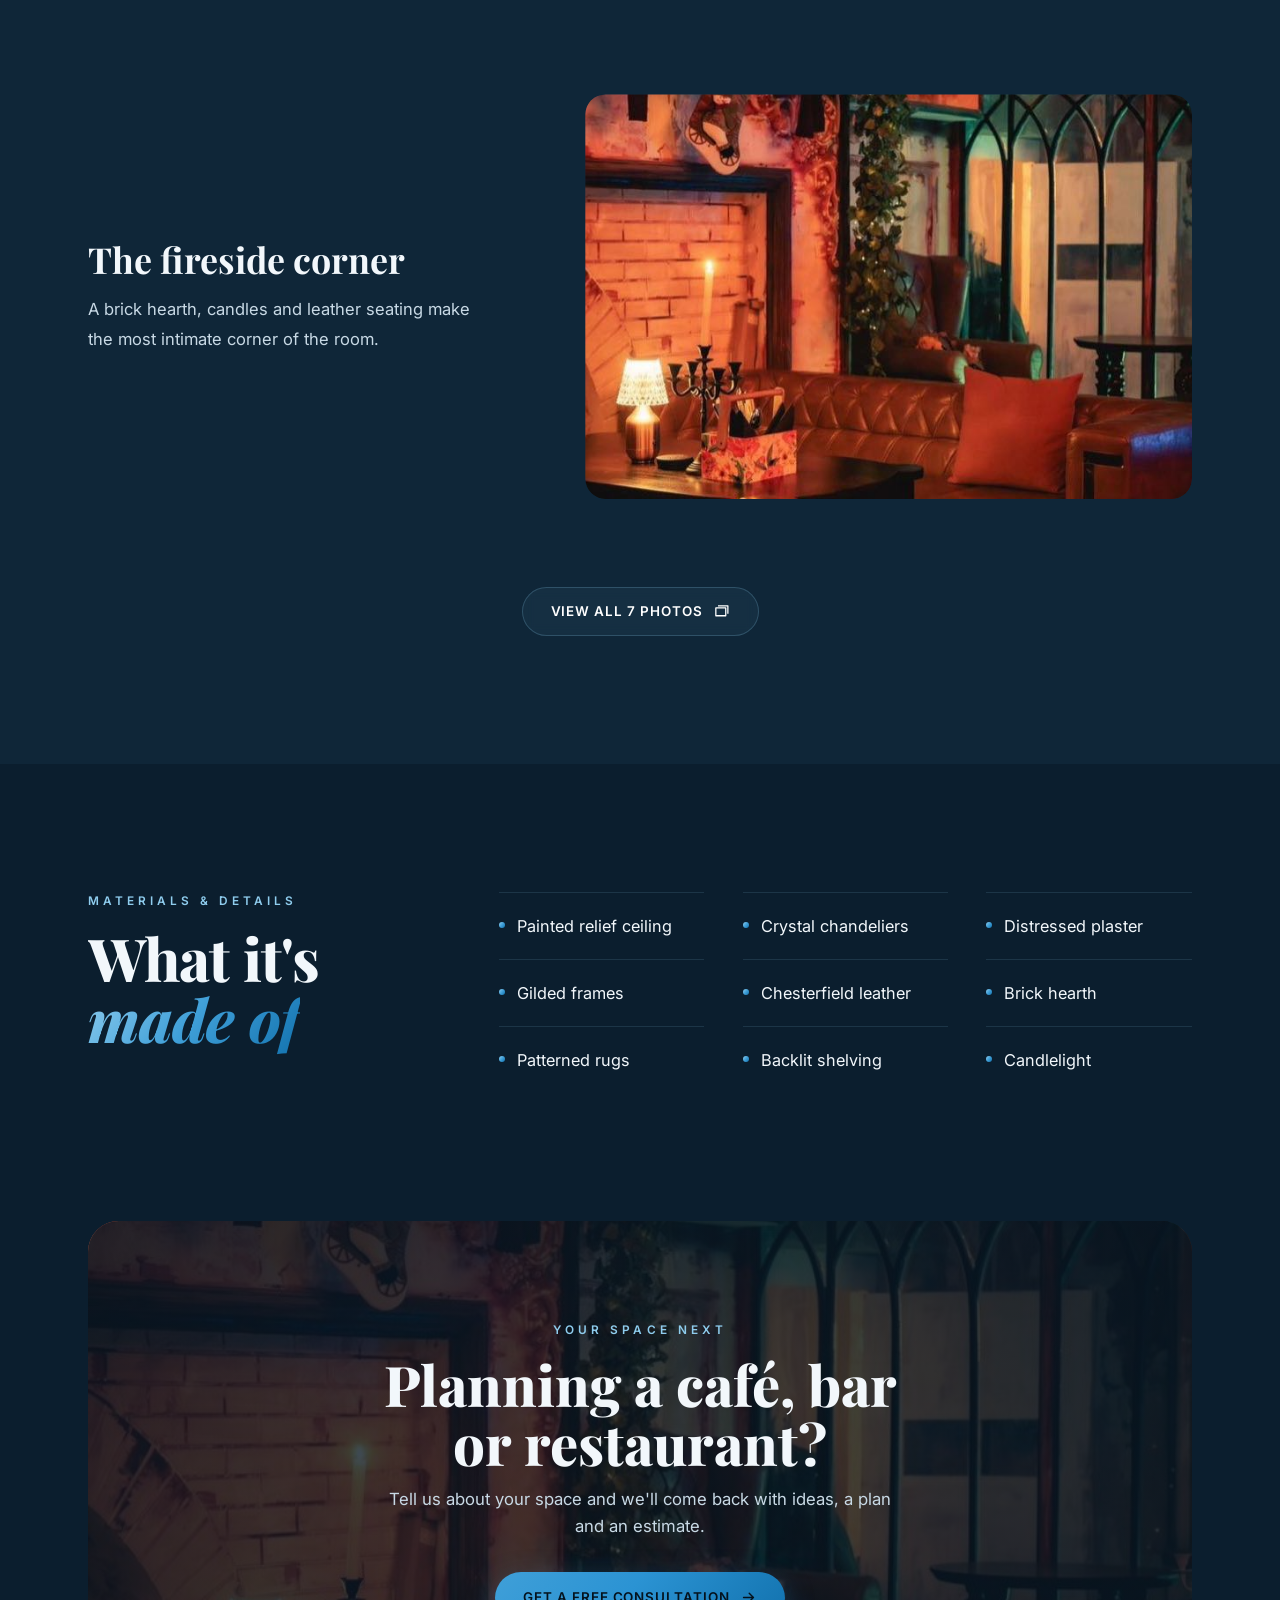
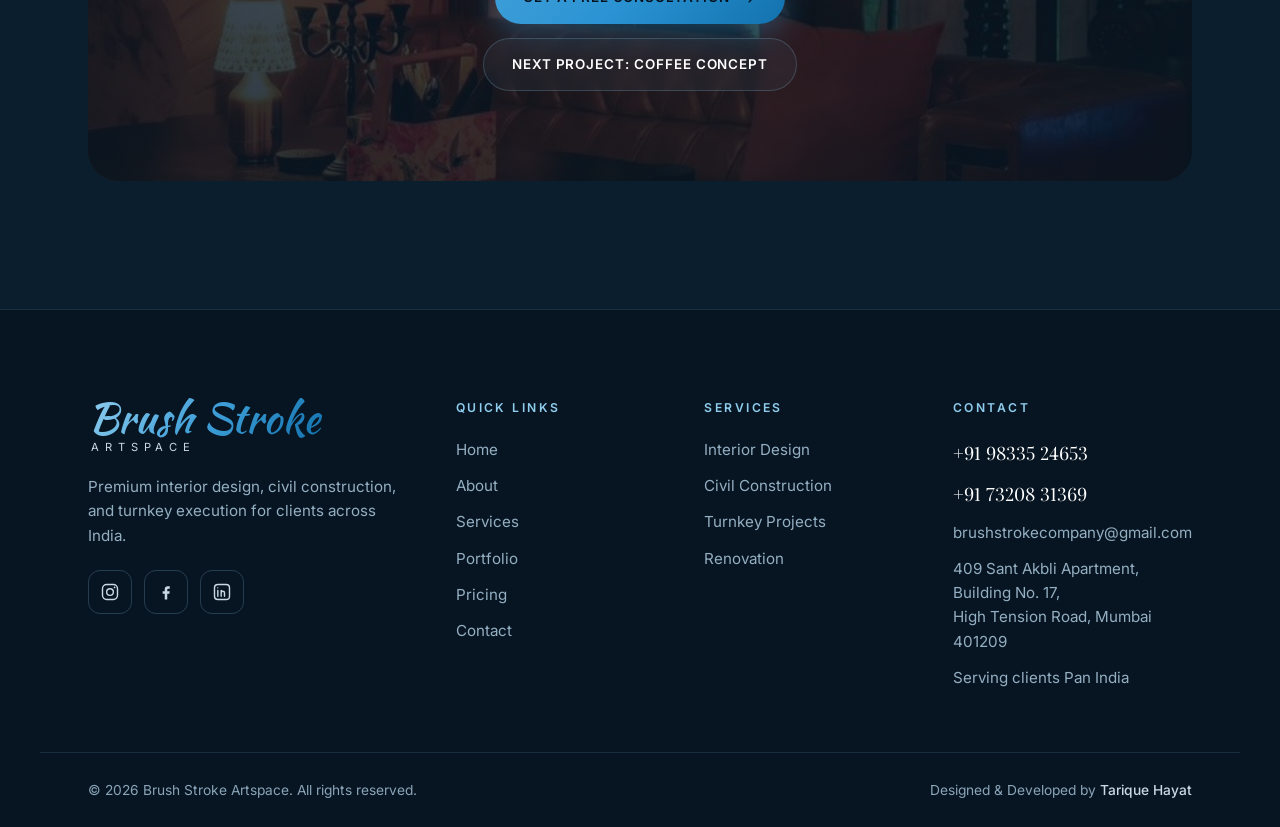
<file: projects/iriss/index.html>
<!DOCTYPE html>
<!-- GENERATED by scripts/build-portfolio.js from projects.js — edit those, not this file. -->
<html lang="en-IN">
<head>
  <meta charset="UTF-8" />
  <script>document.documentElement.classList.add('js');</script>
  <!-- Back/Forward gets a plain crossfade instead of the forward fade-and-rise. Must run
       before first render: the cross-page transition is revealed on this (new) page. -->
  <script>addEventListener('pagereveal',function(e){var a=window.navigation&&navigation.activation;if(e.viewTransition&&a&&a.navigationType==='traverse')e.viewTransition.types.add('back')});</script>
  <meta name="viewport" content="width=device-width, initial-scale=1.0" />
  <meta name="theme-color" content="#0B1E2E" />
  <!-- every relative URL on this page resolves from the site root -->
  <base href="/" />
  <title>Iriss — Bar &amp; Lounge Interior Design, Goa | Brush Stroke</title>
  <meta name="description" content="A dramatic Goan bar and lounge under a painted sky, with crystal chandeliers, crimson walls and deep leather seating." />
  <meta name="robots" content="index, follow, max-image-preview:large" />
  <meta property="og:title" content="Iriss — Interiors by Brush Stroke" />
  <meta property="og:description" content="A dramatic Goan bar and lounge under a painted sky, with crystal chandeliers, crimson walls and deep leather seating." />
  <meta property="og:type" content="article" />
  <meta property="og:site_name" content="Brush Stroke" />
  <meta property="og:locale" content="en_IN" />
  <link rel="canonical" href="https://brushstrokeartspace.com/projects/iriss/" />
  <meta property="og:url" content="https://brushstrokeartspace.com/projects/iriss/" />
  <meta property="og:image" content="https://brushstrokeartspace.com/assets/portfolio/iriss/06.jpg" />
  <meta name="twitter:image" content="https://brushstrokeartspace.com/assets/portfolio/iriss/06.jpg" />
  <meta property="og:image:alt" content="Iriss, Goa — interior by Brush Stroke" />
  <meta name="twitter:card" content="summary_large_image" />
  <link rel="icon" type="image/png" href="assets/favicon-64.png" />
  <!-- Prerender a project page as soon as the visitor shows intent (hover on desktop, touch on
       phones): HTML, CSS and hero photo are ready, so the page fade starts at once. At most two
       pages are kept warm. Ignored by browsers without Speculation Rules. -->
  <script type="speculationrules">{"prerender":[{"where":{"href_matches":"/projects/*"},"eagerness":"moderate"}]}</script>
  <link rel="apple-touch-icon" href="assets/apple-touch-icon.png" />
  <link rel="preload" as="image" href="assets/hero/pp-iriss-m.jpg" media="(max-width: 760px)" fetchpriority="high" />
  <link rel="preload" as="image" href="assets/portfolio/iriss/06.jpg" media="(min-width: 761px)" fetchpriority="high" />
  <link rel="preconnect" href="https://fonts.googleapis.com" />
  <link rel="preconnect" href="https://fonts.gstatic.com" crossorigin />
  <link href="https://fonts.googleapis.com/css2?family=Playfair+Display:ital,wght@0,400;0,700;0,800;1,500;1,700&family=Inter:wght@400;500;600;700;800&family=Kaushan+Script&display=swap" rel="stylesheet" />
  <link rel="stylesheet" href="styles.css?v=36102cba" />
  <link rel="stylesheet" href="project.css?v=ff10b851" />
  <script>if(/[?&]theme=light\b/.test(location.search))document.write('<link rel="stylesheet" href="theme-light.css?v=b44accf1" />');</script>
  <script type="application/ld+json">{"@context":"https://schema.org","@graph":[{"@type":"CreativeWork","name":"Iriss — bar & lounge interior design, Goa","description":"A dramatic Goan bar and lounge under a painted sky, with crystal chandeliers, crimson walls and deep leather seating.","inLanguage":"en-IN","locationCreated":{"@type":"Place","name":"Goa"},"creator":{"@id":"https://brushstrokeartspace.com/#business"},"image":["https://brushstrokeartspace.com/assets/portfolio/iriss/01.jpg","https://brushstrokeartspace.com/assets/portfolio/iriss/02.jpg","https://brushstrokeartspace.com/assets/portfolio/iriss/03.jpg","https://brushstrokeartspace.com/assets/portfolio/iriss/04.jpg","https://brushstrokeartspace.com/assets/portfolio/iriss/05.jpg","https://brushstrokeartspace.com/assets/portfolio/iriss/06.jpg","https://brushstrokeartspace.com/assets/portfolio/iriss/07.jpg"],"@id":"https://brushstrokeartspace.com/projects/iriss/#work","url":"https://brushstrokeartspace.com/projects/iriss/","mainEntityOfPage":"https://brushstrokeartspace.com/projects/iriss/"},{"@type":"BreadcrumbList","itemListElement":[{"@type":"ListItem","position":1,"name":"Home","item":"https://brushstrokeartspace.com/"},{"@type":"ListItem","position":2,"name":"Projects","item":"https://brushstrokeartspace.com/#portfolio"},{"@type":"ListItem","position":3,"name":"Iriss","item":"https://brushstrokeartspace.com/projects/iriss/"}]}]}</script>
</head>
<body class="pp">
  <div class="scroll-progress" id="scrollProgress" aria-hidden="true"></div>

  <header class="nav" id="nav">
    <div class="container nav__wrap">
      <a href="#home" class="brand" aria-label="Brush Stroke Artspace home">
        <span class="brand__script">Brush Stroke</span>
        <span class="brand__sub">Artspace</span>
      </a>
      <nav class="nav__links" id="navLinks" aria-label="Primary">
        <a href="#home" class="nav__link">Home</a>
        <a href="#services" class="nav__link">Services</a>
        <a href="#portfolio" class="nav__link is-active" aria-current="page">Portfolio</a>
        <a href="#pricing" class="nav__link">Pricing</a>
        <a href="#contact" class="nav__link">Contact</a>
        <a href="#contact" class="btn btn--primary nav__cta magnetic"><span>Get Quote</span></a>
      </nav>
      <button class="nav__toggle" id="navToggle" aria-label="Open menu" aria-expanded="false">
        <span></span><span></span><span></span>
      </button>
    </div>
  </header>

  <main>
    <section class="pp-hero">
      <span class="pp-hero__lqip" aria-hidden="true" style="background-image:url('[data-uri]')"></span>
      <picture>
        <source media="(max-width: 760px)" srcset="assets/hero/pp-iriss-m.jpg" />
        <img class="pp-hero__img" src="assets/portfolio/iriss/06.jpg" alt="Iriss, Goa — bar &amp; lounge interior design by Brush Stroke" fetchpriority="high" />
      </picture>
      <div class="container pp-hero__inner">
        <a class="pp-back reveal" data-reveal href="#portfolio"><svg viewBox="0 0 24 24" width="16" height="16" aria-hidden="true"><path d="M19 12H5M11 6l-6 6 6 6" fill="none" stroke="currentColor" stroke-width="2" stroke-linecap="round" stroke-linejoin="round"/></svg>All projects</a>
        <p class="pp-eyebrow reveal" data-reveal data-delay="80">Interior <span aria-hidden="true">·</span> Goa</p>
        <h1 class="reveal" data-reveal data-delay="160"><span class="pp-hero__title">Iriss</span></h1>
        <p class="pp-hero__lead reveal" data-reveal data-delay="320">A dramatic Goan bar and lounge under a painted sky, with crystal chandeliers, crimson walls and deep leather seating.</p>
      </div>
    </section>

    <section class="pp-facts" aria-label="Project facts">
      <div class="container">
        <dl>
          <div class="reveal" data-reveal data-delay="0"><dt>Location</dt><dd>Goa</dd></div>
          <div class="reveal" data-reveal data-delay="90"><dt>Venue</dt><dd>Bar &amp; lounge</dd></div>
          <div class="reveal" data-reveal data-delay="180"><dt>Scope</dt><dd>Interior design</dd></div>
          <div class="reveal" data-reveal data-delay="270"><dt>Spaces</dt><dd>Hall, bar &amp; lounges</dd></div>
        </dl>
      </div>
    </section>

    <section class="pp-section pp-overview" aria-label="About the project">
      <div class="container">
        <span class="kicker reveal" data-reveal>The project</span>
        <h2 class="pp-statement reveal" data-reveal data-delay="80">Faded grandeur, beneath a painted sky.</h2>
        <div class="pp-overview__body reveal" data-reveal data-delay="180">
          <p>Iriss plays with the romance of an old palace: a vaulted ceiling painted like a sky in relief, crystal chandeliers and walls finished in distressed reds and gilded frames.</p>
          <p>Below, Chesterfield sofas, rugs and candlelit tables create intimate pockets, while a tall backlit bar anchors the room.</p>
        </div>
      </div>
    </section>

    <section class="pp-section pp-section--alt pp-spaces" aria-label="Spaces">
      <div class="container">
        <header class="sec-head reveal" data-reveal>
          <span class="kicker">Inside Iriss</span>
          <h2 class="sec-title">Space by <em>space</em></h2>
        </header>
        <div class="pp-spaces__list">
        <article class="pp-space reveal" data-reveal>
          <button class="pp-space__img" type="button" data-lb-project="6" data-lb-index="0"
            aria-label="Open photo: The painted hall">
            <!-- data-src: released by script.js once the hero photo has loaded, so on a slow
                 connection these never compete with it (noscript keeps them for no-JS) -->
            <img data-src="assets/portfolio/iriss/thumb/01.jpg" alt="Iriss, Goa — the painted hall" loading="lazy" decoding="async" />
            <noscript><img src="assets/portfolio/iriss/thumb/01.jpg" alt="Iriss, Goa — the painted hall" /></noscript>
          </button>
          <div class="pp-space__text">
            <h3>The painted hall</h3>
            <p>Chandeliers hang beneath a sculpted, sky-painted vault above walls of crimson and aged plaster.</p>
          </div>
        </article>
        <article class="pp-space reveal" data-reveal>
          <button class="pp-space__img" type="button" data-lb-project="6" data-lb-index="2"
            aria-label="Open photo: The bar">
            <!-- data-src: released by script.js once the hero photo has loaded, so on a slow
                 connection these never compete with it (noscript keeps them for no-JS) -->
            <img data-src="assets/portfolio/iriss/thumb/03.jpg" alt="Iriss, Goa — the bar" loading="lazy" decoding="async" />
            <noscript><img src="assets/portfolio/iriss/thumb/03.jpg" alt="Iriss, Goa — the bar" /></noscript>
          </button>
          <div class="pp-space__text">
            <h3>The bar</h3>
            <p>Backlit shelving rises behind a long bar, framed by arches and portrait niches.</p>
          </div>
        </article>
        <article class="pp-space reveal" data-reveal>
          <button class="pp-space__img" type="button" data-lb-project="6" data-lb-index="3"
            aria-label="Open photo: The red lounge">
            <!-- data-src: released by script.js once the hero photo has loaded, so on a slow
                 connection these never compete with it (noscript keeps them for no-JS) -->
            <img data-src="assets/portfolio/iriss/thumb/04.jpg" alt="Iriss, Goa — the red lounge" loading="lazy" decoding="async" />
            <noscript><img src="assets/portfolio/iriss/thumb/04.jpg" alt="Iriss, Goa — the red lounge" /></noscript>
          </button>
          <div class="pp-space__text">
            <h3>The red lounge</h3>
            <p>Deep sofas and lamplit tables sit against walls hung with framed portraits in a warm red glow.</p>
          </div>
        </article>
        <article class="pp-space reveal" data-reveal>
          <button class="pp-space__img" type="button" data-lb-project="6" data-lb-index="4"
            aria-label="Open photo: The fireside corner">
            <!-- data-src: released by script.js once the hero photo has loaded, so on a slow
                 connection these never compete with it (noscript keeps them for no-JS) -->
            <img data-src="assets/portfolio/iriss/thumb/05.jpg" alt="Iriss, Goa — the fireside corner" loading="lazy" decoding="async" />
            <noscript><img src="assets/portfolio/iriss/thumb/05.jpg" alt="Iriss, Goa — the fireside corner" /></noscript>
          </button>
          <div class="pp-space__text">
            <h3>The fireside corner</h3>
            <p>A brick hearth, candles and leather seating make the most intimate corner of the room.</p>
          </div>
        </article>
        </div>
        <div class="pp-spaces__more reveal" data-reveal>
          <button class="btn btn--ghost" type="button" data-lb-all="6"><span>View all 7 photos</span>
            <svg viewBox="0 0 24 24" class="btn__ico" aria-hidden="true"><path d="M4 7h14v11H4zM7 4h14v11" fill="none" stroke="currentColor" stroke-width="1.8" stroke-linejoin="round"/></svg></button>
        </div>
      </div>
    </section>

    <section class="pp-section pp-materials" aria-label="Materials and details">
      <div class="container pp-materials__wrap">
        <header class="sec-head sec-head--left reveal" data-reveal>
          <span class="kicker">Materials &amp; details</span>
          <h2 class="sec-title">What it's <em>made of</em></h2>
        </header>
        <ul class="pp-materials__list">
          <li class="reveal" data-reveal data-delay="0">Painted relief ceiling</li>
          <li class="reveal" data-reveal data-delay="70">Crystal chandeliers</li>
          <li class="reveal" data-reveal data-delay="140">Distressed plaster</li>
          <li class="reveal" data-reveal data-delay="0">Gilded frames</li>
          <li class="reveal" data-reveal data-delay="70">Chesterfield leather</li>
          <li class="reveal" data-reveal data-delay="140">Brick hearth</li>
          <li class="reveal" data-reveal data-delay="0">Patterned rugs</li>
          <li class="reveal" data-reveal data-delay="70">Backlit shelving</li>
          <li class="reveal" data-reveal data-delay="140">Candlelight</li>
        </ul>
      </div>
    </section>

    <section class="pp-section pp-cta" aria-label="Start a project">
      <div class="container">
        <div class="pp-cta__panel reveal" data-reveal>
          <picture>
            <source media="(max-width: 760px)" srcset="assets/portfolio/iriss/thumb/05.jpg" />
            <img class="pp-cta__img" src="assets/portfolio/iriss/05.jpg" alt="" loading="lazy" decoding="async" />
          </picture>
          <div class="pp-cta__content">
            <span class="kicker">Your space next</span>
            <h2>Planning a café, bar<br/>or restaurant?</h2>
            <p>Tell us about your space and we'll come back with ideas, a plan and an estimate.</p>
            <div class="pp-cta__actions">
              <a href="#contact" class="btn btn--primary"><span>Get a Free Consultation</span>
                <svg viewBox="0 0 24 24" class="btn__ico" aria-hidden="true"><path d="M5 12h14M13 6l6 6-6 6" fill="none" stroke="currentColor" stroke-width="2" stroke-linecap="round" stroke-linejoin="round"/></svg></a>
              <a href="projects/coffee-concept/" class="btn btn--ghost"><span>Next project: Coffee Concept</span></a>
            </div>
          </div>
        </div>
      </div>
    </section>
  </main>

  <footer class="footer">
    <div class="container footer__grid">
      <div class="footer__brand">
        <!-- Same brand lockup as the header (.brand / .brand__script / .brand__sub),
             just scaled up for the footer — one brand treatment across the site
             instead of a separate image logo in a white card. -->
        <a href="#home" class="brand footer__logo" aria-label="Brush Stroke Artspace — back to top">
          <span class="brand__script">Brush Stroke</span>
          <span class="brand__sub">Artspace</span>
        </a>
        <p>Premium interior design, civil construction, and turnkey execution for clients across India.</p>
        <!-- QA-006: LinkedIn and Instagram are live (URLs supplied by the owner). Facebook is
             still an href="#" placeholder — a real profile URL has deliberately NOT been invented.
             ACTION: supply that URL, or remove the icon until the profile exists. -->
        <div class="footer__social">
          <a href="https://www.instagram.com/brushstrokeartspace/" aria-label="Brush Stroke Artspace on Instagram (opens in a new tab)" target="_blank" rel="noopener noreferrer"><svg viewBox="0 0 24 24"><rect x="3" y="3" width="18" height="18" rx="5" fill="none" stroke="currentColor" stroke-width="1.7"/><circle cx="12" cy="12" r="4" fill="none" stroke="currentColor" stroke-width="1.7"/><circle cx="17.5" cy="6.5" r="1.1" fill="currentColor"/></svg></a>
          <a href="https://www.facebook.com/share/19zfJt46u4/" aria-label="Brush Stroke Artspace on Facebook (opens in a new tab)" target="_blank" rel="noopener noreferrer"><svg viewBox="0 0 24 24"><path d="M14 8h2.5V5H14c-2 0-3.5 1.5-3.5 3.5V11H8v3h2.5v7h3v-7H16l.5-3h-3V8.8c0-.5.4-.8 .9-.8z" fill="currentColor"/></svg></a>
          <a href="https://www.linkedin.com/in/brush-stroke-art-space-407026342/" aria-label="Brush Stroke Artspace on LinkedIn (opens in a new tab)" target="_blank" rel="noopener noreferrer"><svg viewBox="0 0 24 24"><rect x="3" y="3" width="18" height="18" rx="4" fill="none" stroke="currentColor" stroke-width="1.7"/><path d="M7 10v7M7 7v.01M11 17v-4a2 2 0 0 1 4 0v4M11 10v7" fill="none" stroke="currentColor" stroke-width="1.7" stroke-linecap="round"/></svg></a>
        </div>
      </div>

      <div class="footer__col">
        <h3>Quick Links</h3>
        <a href="#home">Home</a><a href="#about">About</a><a href="#services">Services</a>
        <a href="#portfolio">Portfolio</a><a href="#pricing">Pricing</a>
        <a href="#contact">Contact</a>
      </div>
      <div class="footer__col">
        <h3>Services</h3>
        <a href="#services">Interior Design</a><a href="#services">Civil Construction</a>
        <a href="#services">Turnkey Projects</a>
        <!-- QA-008: "Renovation" is offered in the enquiry form but has NO service card,
             description or pricing anywhere on the site. Pointing it at #services sent
             users to a section that never mentions it. Routed to the enquiry form until
             the owner supplies approved Renovation copy + pricing. -->
        <a href="#contact">Renovation</a>
      </div>
      <div class="footer__col footer__contact">
        <h3>Contact</h3>
        <a href="tel:+919833524653">+91 98335 24653</a>
        <a href="tel:+917320831369">+91 73208 31369</a>
        <a href="mailto:brushstrokecompany@gmail.com">brushstrokecompany@gmail.com</a>
        <span>409 Sant Akbli Apartment, Building No. 17,<br />High Tension Road, Mumbai 401209</span>
        <span>Serving clients Pan India</span>
      </div>
    </div>
    <div class="container footer__bar">
      <p>© 2026 Brush Stroke Artspace. All rights reserved.</p>
      <p class="footer__credit">Designed &amp; Developed by
        <a href="https://tariqhayat.com" target="_blank" rel="noopener noreferrer">Tarique Hayat</a>
      </p>
    </div>
  </footer>

  <button class="to-top" id="toTop" aria-label="Back to top">
    <svg viewBox="0 0 24 24"><path d="M12 19V5M6 11l6-6 6 6" fill="none" stroke="currentColor" stroke-width="2" stroke-linecap="round" stroke-linejoin="round"/></svg>
  </button>

  <script src="pricing.js?v=e0a8774f" defer></script>
  <script src="projects.js?v=a8ee4482" defer></script>
  <script src="script.js?v=32f58d0c" defer></script>
</body>
</html>
</file>
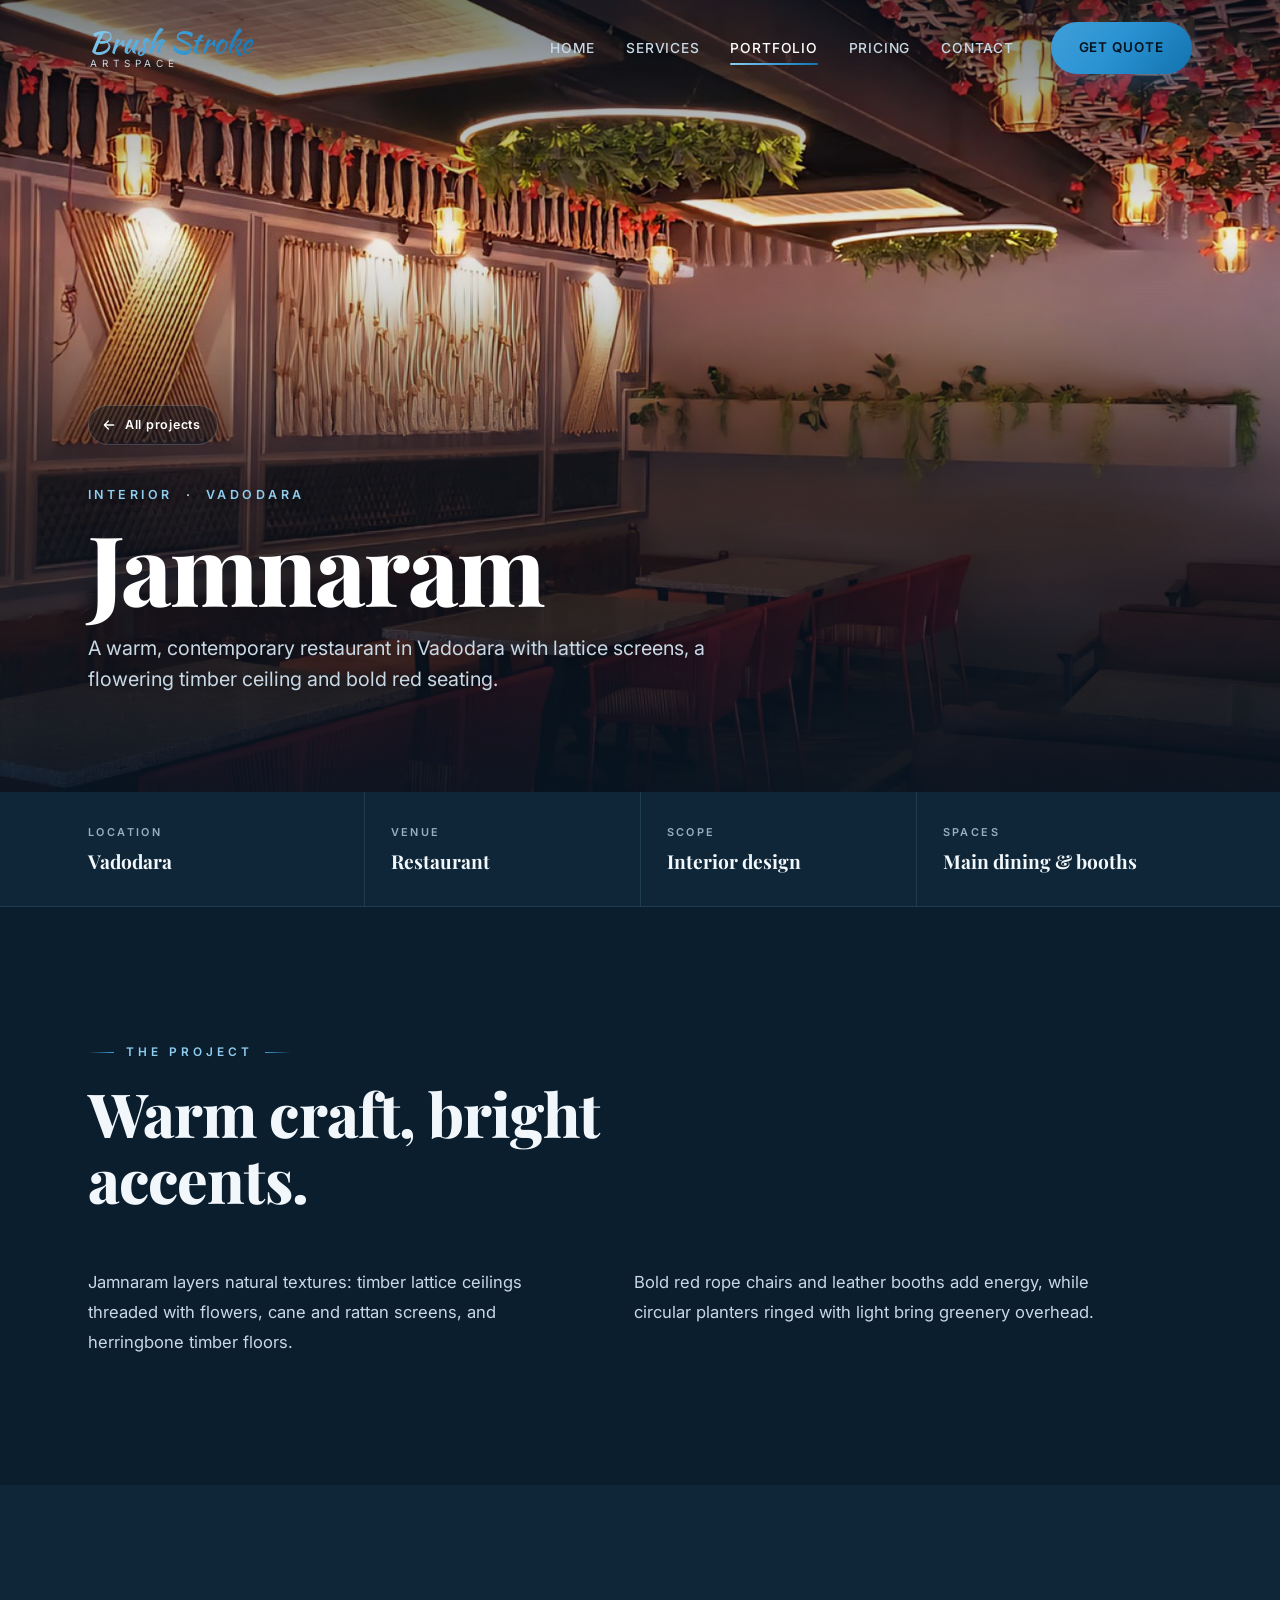
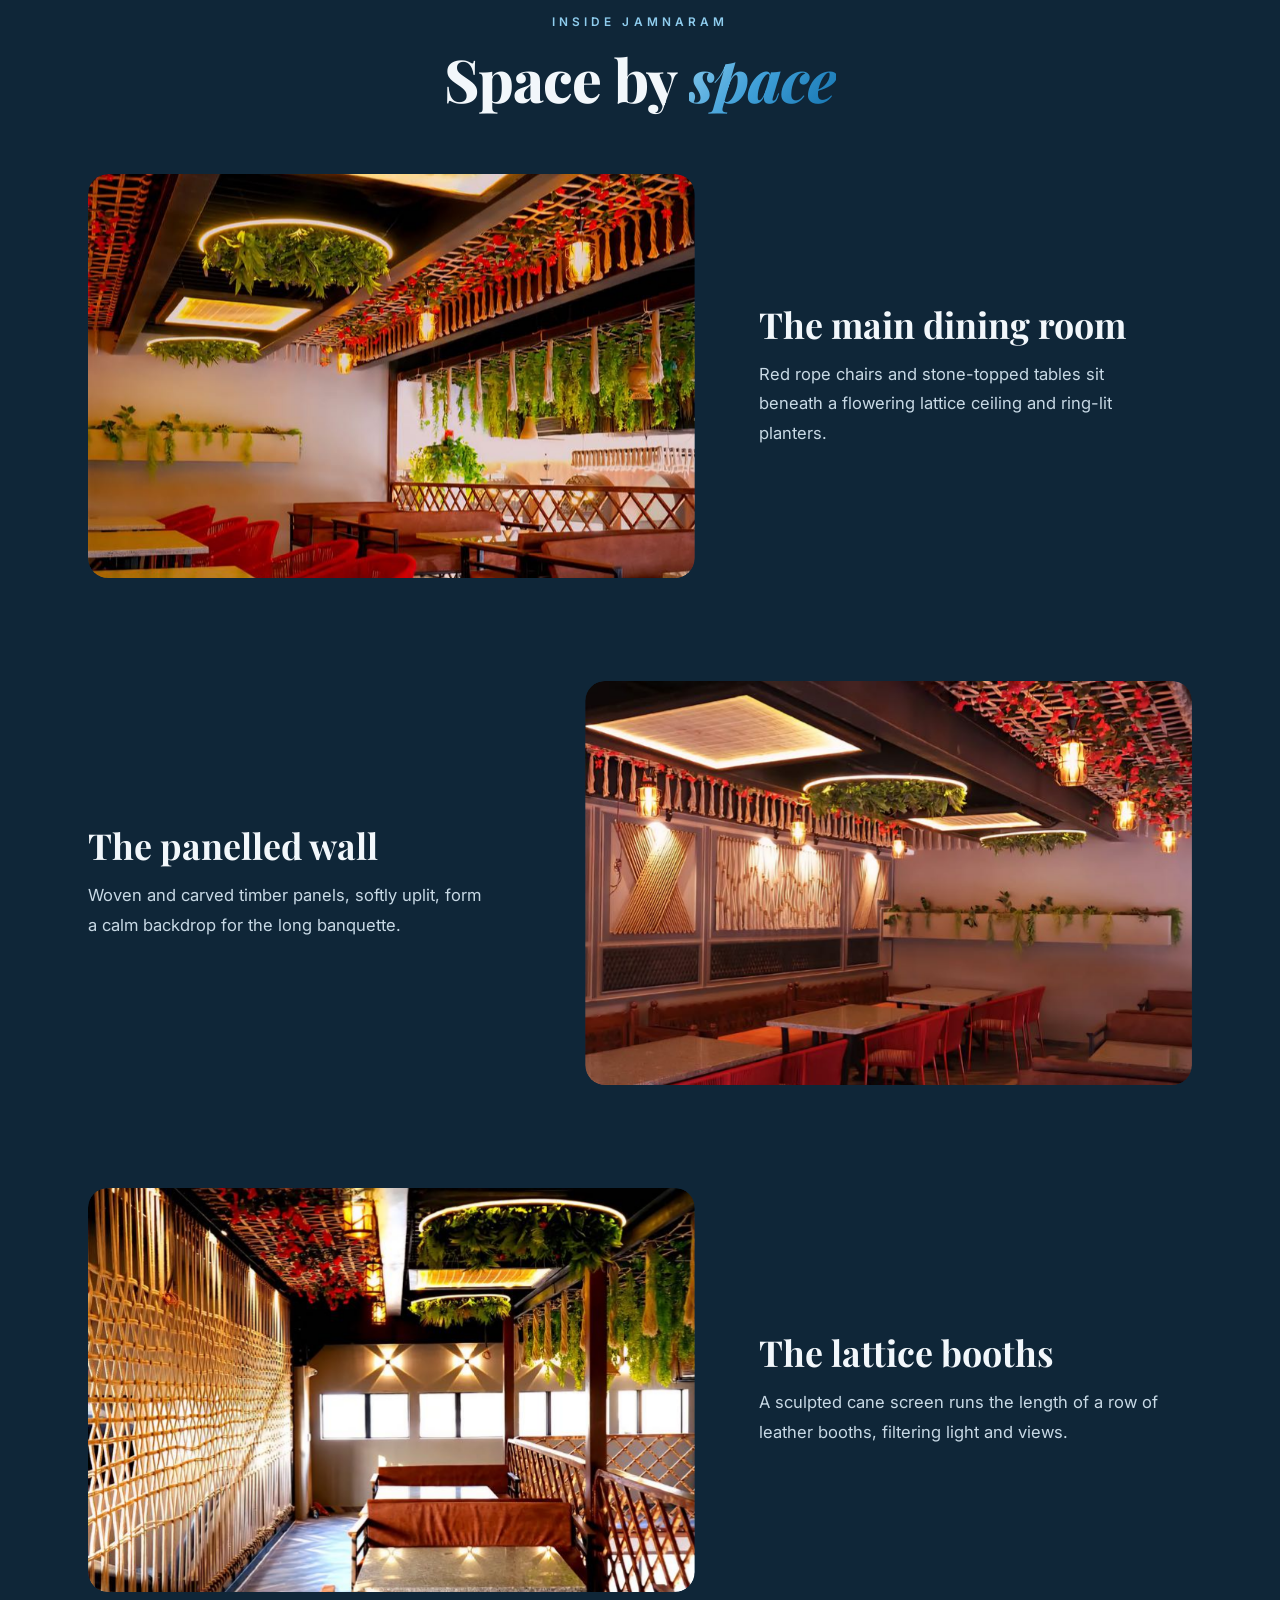
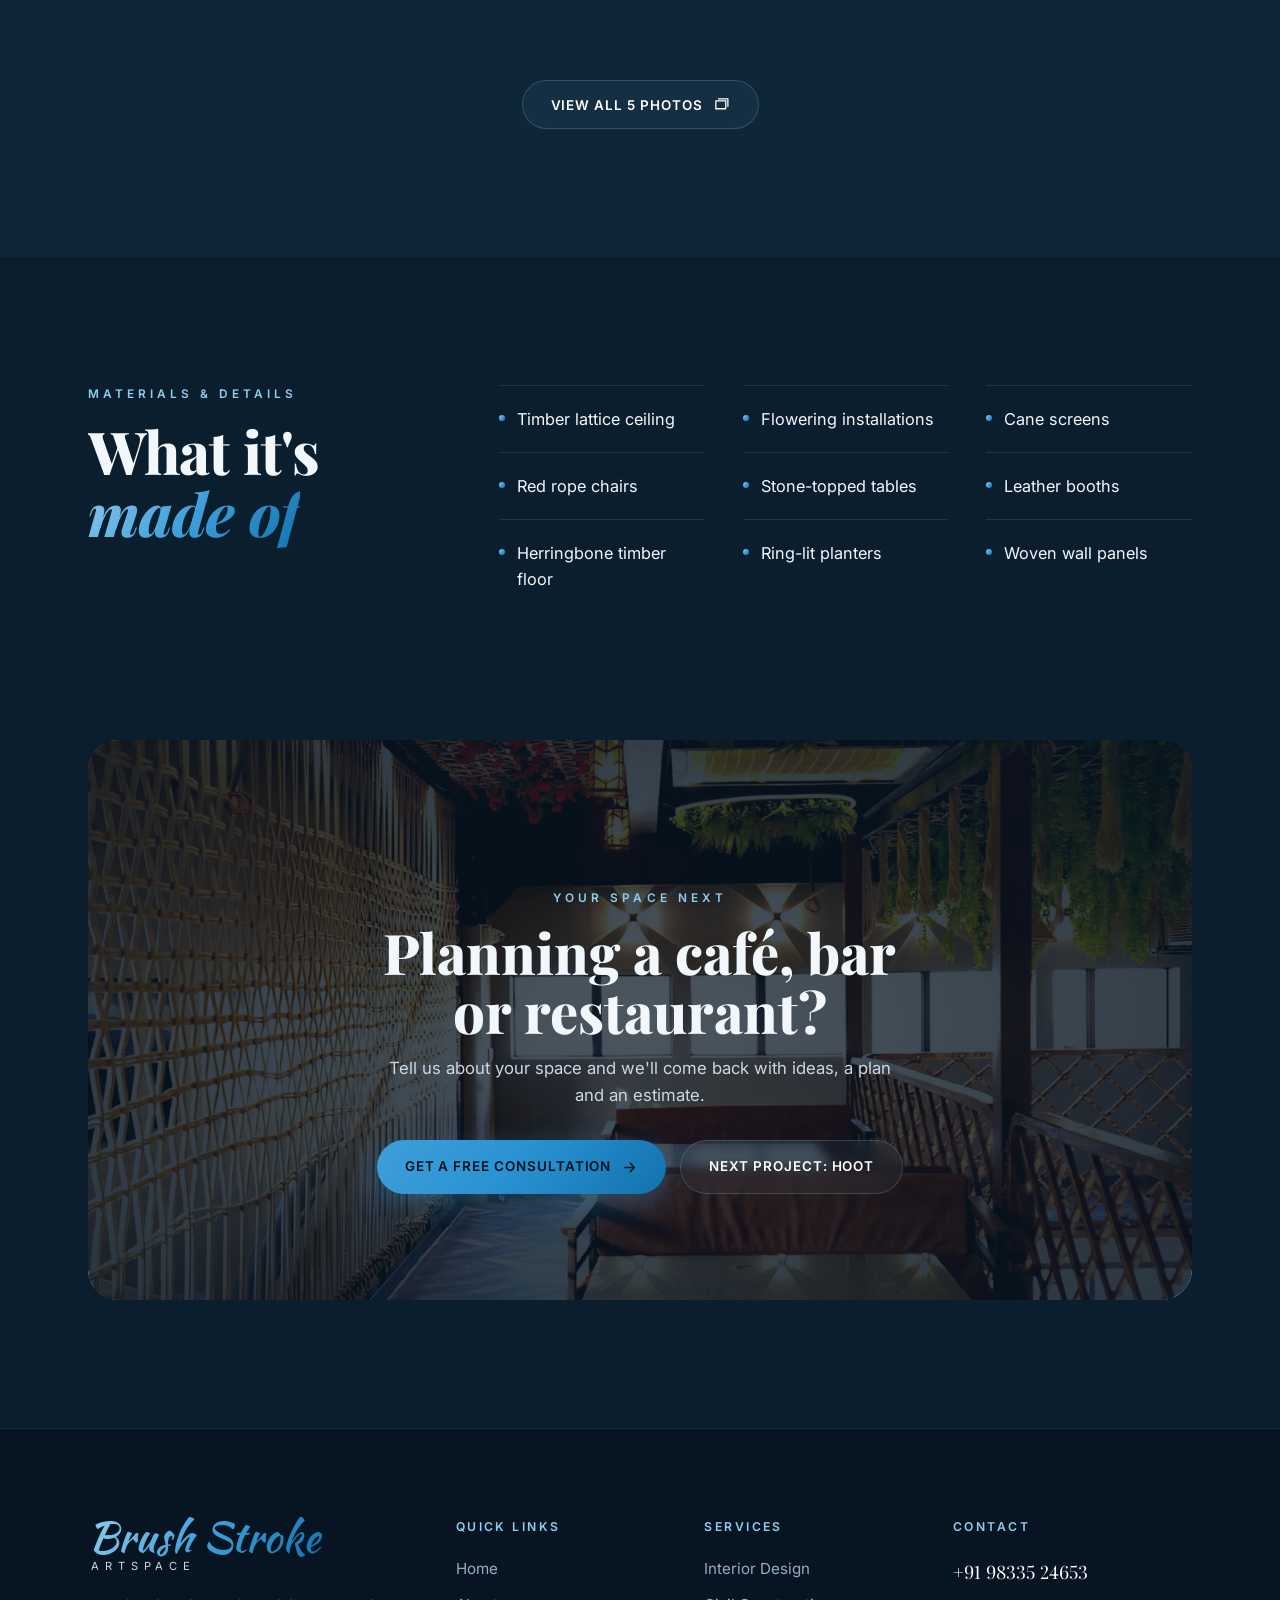
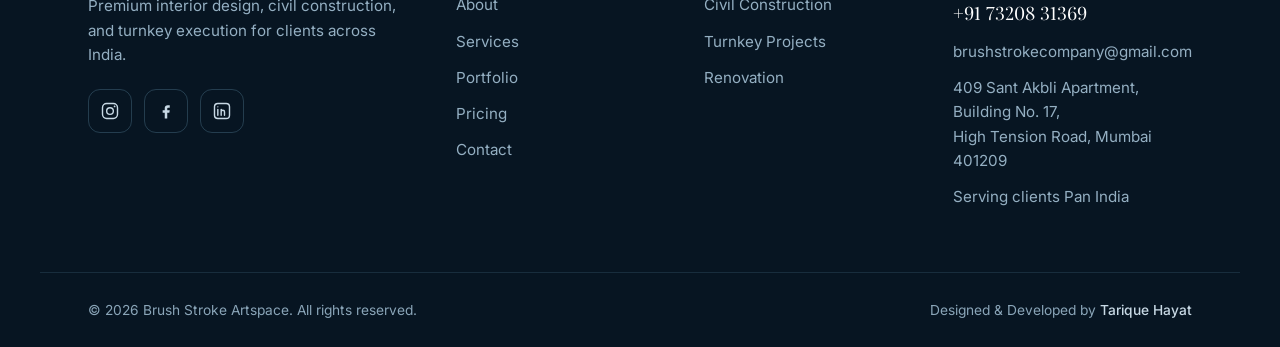
<file: projects/jamnaram/index.html>
<!DOCTYPE html>
<!-- GENERATED by scripts/build-portfolio.js from projects.js — edit those, not this file. -->
<html lang="en-IN">
<head>
  <meta charset="UTF-8" />
  <script>document.documentElement.classList.add('js');</script>
  <!-- Back/Forward gets a plain crossfade instead of the forward fade-and-rise. Must run
       before first render: the cross-page transition is revealed on this (new) page. -->
  <script>addEventListener('pagereveal',function(e){var a=window.navigation&&navigation.activation;if(e.viewTransition&&a&&a.navigationType==='traverse')e.viewTransition.types.add('back')});</script>
  <meta name="viewport" content="width=device-width, initial-scale=1.0" />
  <meta name="theme-color" content="#0B1E2E" />
  <!-- every relative URL on this page resolves from the site root -->
  <base href="/" />
  <title>Jamnaram — Restaurant Interior Design, Vadodara | Brush Stroke</title>
  <meta name="description" content="A warm, contemporary restaurant in Vadodara with lattice screens, a flowering timber ceiling and bold red seating." />
  <meta name="robots" content="index, follow, max-image-preview:large" />
  <meta property="og:title" content="Jamnaram — Interiors by Brush Stroke" />
  <meta property="og:description" content="A warm, contemporary restaurant in Vadodara with lattice screens, a flowering timber ceiling and bold red seating." />
  <meta property="og:type" content="article" />
  <meta property="og:site_name" content="Brush Stroke" />
  <meta property="og:locale" content="en_IN" />
  <link rel="canonical" href="https://brushstrokeartspace.com/projects/jamnaram/" />
  <meta property="og:url" content="https://brushstrokeartspace.com/projects/jamnaram/" />
  <meta property="og:image" content="https://brushstrokeartspace.com/assets/portfolio/jamnaram/04.jpg" />
  <meta name="twitter:image" content="https://brushstrokeartspace.com/assets/portfolio/jamnaram/04.jpg" />
  <meta property="og:image:alt" content="Jamnaram, Vadodara — interior by Brush Stroke" />
  <meta name="twitter:card" content="summary_large_image" />
  <link rel="icon" type="image/png" href="assets/favicon-64.png" />
  <!-- Prerender a project page as soon as the visitor shows intent (hover on desktop, touch on
       phones): HTML, CSS and hero photo are ready, so the page fade starts at once. At most two
       pages are kept warm. Ignored by browsers without Speculation Rules. -->
  <script type="speculationrules">{"prerender":[{"where":{"href_matches":"/projects/*"},"eagerness":"moderate"}]}</script>
  <link rel="apple-touch-icon" href="assets/apple-touch-icon.png" />
  <link rel="preload" as="image" href="assets/hero/pp-jamnaram-m.jpg" media="(max-width: 760px)" fetchpriority="high" />
  <link rel="preload" as="image" href="assets/portfolio/jamnaram/04.jpg" media="(min-width: 761px)" fetchpriority="high" />
  <link rel="preconnect" href="https://fonts.googleapis.com" />
  <link rel="preconnect" href="https://fonts.gstatic.com" crossorigin />
  <link href="https://fonts.googleapis.com/css2?family=Playfair+Display:ital,wght@0,400;0,700;0,800;1,500;1,700&family=Inter:wght@400;500;600;700;800&family=Kaushan+Script&display=swap" rel="stylesheet" />
  <link rel="stylesheet" href="styles.css?v=36102cba" />
  <link rel="stylesheet" href="project.css?v=ff10b851" />
  <script>if(/[?&]theme=light\b/.test(location.search))document.write('<link rel="stylesheet" href="theme-light.css?v=b44accf1" />');</script>
  <script type="application/ld+json">{"@context":"https://schema.org","@graph":[{"@type":"CreativeWork","name":"Jamnaram — restaurant interior design, Vadodara","description":"A warm, contemporary restaurant in Vadodara with lattice screens, a flowering timber ceiling and bold red seating.","inLanguage":"en-IN","locationCreated":{"@type":"Place","name":"Vadodara"},"creator":{"@id":"https://brushstrokeartspace.com/#business"},"image":["https://brushstrokeartspace.com/assets/portfolio/jamnaram/01.jpg","https://brushstrokeartspace.com/assets/portfolio/jamnaram/02.jpg","https://brushstrokeartspace.com/assets/portfolio/jamnaram/03.jpg","https://brushstrokeartspace.com/assets/portfolio/jamnaram/04.jpg","https://brushstrokeartspace.com/assets/portfolio/jamnaram/05.jpg"],"@id":"https://brushstrokeartspace.com/projects/jamnaram/#work","url":"https://brushstrokeartspace.com/projects/jamnaram/","mainEntityOfPage":"https://brushstrokeartspace.com/projects/jamnaram/"},{"@type":"BreadcrumbList","itemListElement":[{"@type":"ListItem","position":1,"name":"Home","item":"https://brushstrokeartspace.com/"},{"@type":"ListItem","position":2,"name":"Projects","item":"https://brushstrokeartspace.com/#portfolio"},{"@type":"ListItem","position":3,"name":"Jamnaram","item":"https://brushstrokeartspace.com/projects/jamnaram/"}]}]}</script>
</head>
<body class="pp">
  <div class="scroll-progress" id="scrollProgress" aria-hidden="true"></div>

  <header class="nav" id="nav">
    <div class="container nav__wrap">
      <a href="#home" class="brand" aria-label="Brush Stroke Artspace home">
        <span class="brand__script">Brush Stroke</span>
        <span class="brand__sub">Artspace</span>
      </a>
      <nav class="nav__links" id="navLinks" aria-label="Primary">
        <a href="#home" class="nav__link">Home</a>
        <a href="#services" class="nav__link">Services</a>
        <a href="#portfolio" class="nav__link is-active" aria-current="page">Portfolio</a>
        <a href="#pricing" class="nav__link">Pricing</a>
        <a href="#contact" class="nav__link">Contact</a>
        <a href="#contact" class="btn btn--primary nav__cta magnetic"><span>Get Quote</span></a>
      </nav>
      <button class="nav__toggle" id="navToggle" aria-label="Open menu" aria-expanded="false">
        <span></span><span></span><span></span>
      </button>
    </div>
  </header>

  <main>
    <section class="pp-hero">
      <span class="pp-hero__lqip" aria-hidden="true" style="background-image:url('[data-uri]')"></span>
      <picture>
        <source media="(max-width: 760px)" srcset="assets/hero/pp-jamnaram-m.jpg" />
        <img class="pp-hero__img" src="assets/portfolio/jamnaram/04.jpg" alt="Jamnaram, Vadodara — restaurant interior design by Brush Stroke" fetchpriority="high" />
      </picture>
      <div class="container pp-hero__inner">
        <a class="pp-back reveal" data-reveal href="#portfolio"><svg viewBox="0 0 24 24" width="16" height="16" aria-hidden="true"><path d="M19 12H5M11 6l-6 6 6 6" fill="none" stroke="currentColor" stroke-width="2" stroke-linecap="round" stroke-linejoin="round"/></svg>All projects</a>
        <p class="pp-eyebrow reveal" data-reveal data-delay="80">Interior <span aria-hidden="true">·</span> Vadodara</p>
        <h1 class="reveal" data-reveal data-delay="160"><span class="pp-hero__title">Jamnaram</span></h1>
        <p class="pp-hero__lead reveal" data-reveal data-delay="320">A warm, contemporary restaurant in Vadodara with lattice screens, a flowering timber ceiling and bold red seating.</p>
      </div>
    </section>

    <section class="pp-facts" aria-label="Project facts">
      <div class="container">
        <dl>
          <div class="reveal" data-reveal data-delay="0"><dt>Location</dt><dd>Vadodara</dd></div>
          <div class="reveal" data-reveal data-delay="90"><dt>Venue</dt><dd>Restaurant</dd></div>
          <div class="reveal" data-reveal data-delay="180"><dt>Scope</dt><dd>Interior design</dd></div>
          <div class="reveal" data-reveal data-delay="270"><dt>Spaces</dt><dd>Main dining &amp; booths</dd></div>
        </dl>
      </div>
    </section>

    <section class="pp-section pp-overview" aria-label="About the project">
      <div class="container">
        <span class="kicker reveal" data-reveal>The project</span>
        <h2 class="pp-statement reveal" data-reveal data-delay="80">Warm craft, bright accents.</h2>
        <div class="pp-overview__body reveal" data-reveal data-delay="180">
          <p>Jamnaram layers natural textures: timber lattice ceilings threaded with flowers, cane and rattan screens, and herringbone timber floors.</p>
          <p>Bold red rope chairs and leather booths add energy, while circular planters ringed with light bring greenery overhead.</p>
        </div>
      </div>
    </section>

    <section class="pp-section pp-section--alt pp-spaces" aria-label="Spaces">
      <div class="container">
        <header class="sec-head reveal" data-reveal>
          <span class="kicker">Inside Jamnaram</span>
          <h2 class="sec-title">Space by <em>space</em></h2>
        </header>
        <div class="pp-spaces__list">
        <article class="pp-space reveal" data-reveal>
          <button class="pp-space__img" type="button" data-lb-project="10" data-lb-index="0"
            aria-label="Open photo: The main dining room">
            <!-- data-src: released by script.js once the hero photo has loaded, so on a slow
                 connection these never compete with it (noscript keeps them for no-JS) -->
            <img data-src="assets/portfolio/jamnaram/thumb/01.jpg" alt="Jamnaram, Vadodara — the main dining room" loading="lazy" decoding="async" />
            <noscript><img src="assets/portfolio/jamnaram/thumb/01.jpg" alt="Jamnaram, Vadodara — the main dining room" /></noscript>
          </button>
          <div class="pp-space__text">
            <h3>The main dining room</h3>
            <p>Red rope chairs and stone-topped tables sit beneath a flowering lattice ceiling and ring-lit planters.</p>
          </div>
        </article>
        <article class="pp-space reveal" data-reveal>
          <button class="pp-space__img" type="button" data-lb-project="10" data-lb-index="1"
            aria-label="Open photo: The panelled wall">
            <!-- data-src: released by script.js once the hero photo has loaded, so on a slow
                 connection these never compete with it (noscript keeps them for no-JS) -->
            <img data-src="assets/portfolio/jamnaram/thumb/02.jpg" alt="Jamnaram, Vadodara — the panelled wall" loading="lazy" decoding="async" />
            <noscript><img src="assets/portfolio/jamnaram/thumb/02.jpg" alt="Jamnaram, Vadodara — the panelled wall" /></noscript>
          </button>
          <div class="pp-space__text">
            <h3>The panelled wall</h3>
            <p>Woven and carved timber panels, softly uplit, form a calm backdrop for the long banquette.</p>
          </div>
        </article>
        <article class="pp-space reveal" data-reveal>
          <button class="pp-space__img" type="button" data-lb-project="10" data-lb-index="4"
            aria-label="Open photo: The lattice booths">
            <!-- data-src: released by script.js once the hero photo has loaded, so on a slow
                 connection these never compete with it (noscript keeps them for no-JS) -->
            <img data-src="assets/portfolio/jamnaram/thumb/05.jpg" alt="Jamnaram, Vadodara — the lattice booths" loading="lazy" decoding="async" />
            <noscript><img src="assets/portfolio/jamnaram/thumb/05.jpg" alt="Jamnaram, Vadodara — the lattice booths" /></noscript>
          </button>
          <div class="pp-space__text">
            <h3>The lattice booths</h3>
            <p>A sculpted cane screen runs the length of a row of leather booths, filtering light and views.</p>
          </div>
        </article>
        </div>
        <div class="pp-spaces__more reveal" data-reveal>
          <button class="btn btn--ghost" type="button" data-lb-all="10"><span>View all 5 photos</span>
            <svg viewBox="0 0 24 24" class="btn__ico" aria-hidden="true"><path d="M4 7h14v11H4zM7 4h14v11" fill="none" stroke="currentColor" stroke-width="1.8" stroke-linejoin="round"/></svg></button>
        </div>
      </div>
    </section>

    <section class="pp-section pp-materials" aria-label="Materials and details">
      <div class="container pp-materials__wrap">
        <header class="sec-head sec-head--left reveal" data-reveal>
          <span class="kicker">Materials &amp; details</span>
          <h2 class="sec-title">What it's <em>made of</em></h2>
        </header>
        <ul class="pp-materials__list">
          <li class="reveal" data-reveal data-delay="0">Timber lattice ceiling</li>
          <li class="reveal" data-reveal data-delay="70">Flowering installations</li>
          <li class="reveal" data-reveal data-delay="140">Cane screens</li>
          <li class="reveal" data-reveal data-delay="0">Red rope chairs</li>
          <li class="reveal" data-reveal data-delay="70">Stone-topped tables</li>
          <li class="reveal" data-reveal data-delay="140">Leather booths</li>
          <li class="reveal" data-reveal data-delay="0">Herringbone timber floor</li>
          <li class="reveal" data-reveal data-delay="70">Ring-lit planters</li>
          <li class="reveal" data-reveal data-delay="140">Woven wall panels</li>
        </ul>
      </div>
    </section>

    <section class="pp-section pp-cta" aria-label="Start a project">
      <div class="container">
        <div class="pp-cta__panel reveal" data-reveal>
          <picture>
            <source media="(max-width: 760px)" srcset="assets/portfolio/jamnaram/thumb/05.jpg" />
            <img class="pp-cta__img" src="assets/portfolio/jamnaram/05.jpg" alt="" loading="lazy" decoding="async" />
          </picture>
          <div class="pp-cta__content">
            <span class="kicker">Your space next</span>
            <h2>Planning a café, bar<br/>or restaurant?</h2>
            <p>Tell us about your space and we'll come back with ideas, a plan and an estimate.</p>
            <div class="pp-cta__actions">
              <a href="#contact" class="btn btn--primary"><span>Get a Free Consultation</span>
                <svg viewBox="0 0 24 24" class="btn__ico" aria-hidden="true"><path d="M5 12h14M13 6l6 6-6 6" fill="none" stroke="currentColor" stroke-width="2" stroke-linecap="round" stroke-linejoin="round"/></svg></a>
              <a href="projects/hoot/" class="btn btn--ghost"><span>Next project: HOOT</span></a>
            </div>
          </div>
        </div>
      </div>
    </section>
  </main>

  <footer class="footer">
    <div class="container footer__grid">
      <div class="footer__brand">
        <!-- Same brand lockup as the header (.brand / .brand__script / .brand__sub),
             just scaled up for the footer — one brand treatment across the site
             instead of a separate image logo in a white card. -->
        <a href="#home" class="brand footer__logo" aria-label="Brush Stroke Artspace — back to top">
          <span class="brand__script">Brush Stroke</span>
          <span class="brand__sub">Artspace</span>
        </a>
        <p>Premium interior design, civil construction, and turnkey execution for clients across India.</p>
        <!-- QA-006: LinkedIn and Instagram are live (URLs supplied by the owner). Facebook is
             still an href="#" placeholder — a real profile URL has deliberately NOT been invented.
             ACTION: supply that URL, or remove the icon until the profile exists. -->
        <div class="footer__social">
          <a href="https://www.instagram.com/brushstrokeartspace/" aria-label="Brush Stroke Artspace on Instagram (opens in a new tab)" target="_blank" rel="noopener noreferrer"><svg viewBox="0 0 24 24"><rect x="3" y="3" width="18" height="18" rx="5" fill="none" stroke="currentColor" stroke-width="1.7"/><circle cx="12" cy="12" r="4" fill="none" stroke="currentColor" stroke-width="1.7"/><circle cx="17.5" cy="6.5" r="1.1" fill="currentColor"/></svg></a>
          <a href="https://www.facebook.com/share/19zfJt46u4/" aria-label="Brush Stroke Artspace on Facebook (opens in a new tab)" target="_blank" rel="noopener noreferrer"><svg viewBox="0 0 24 24"><path d="M14 8h2.5V5H14c-2 0-3.5 1.5-3.5 3.5V11H8v3h2.5v7h3v-7H16l.5-3h-3V8.8c0-.5.4-.8 .9-.8z" fill="currentColor"/></svg></a>
          <a href="https://www.linkedin.com/in/brush-stroke-art-space-407026342/" aria-label="Brush Stroke Artspace on LinkedIn (opens in a new tab)" target="_blank" rel="noopener noreferrer"><svg viewBox="0 0 24 24"><rect x="3" y="3" width="18" height="18" rx="4" fill="none" stroke="currentColor" stroke-width="1.7"/><path d="M7 10v7M7 7v.01M11 17v-4a2 2 0 0 1 4 0v4M11 10v7" fill="none" stroke="currentColor" stroke-width="1.7" stroke-linecap="round"/></svg></a>
        </div>
      </div>

      <div class="footer__col">
        <h3>Quick Links</h3>
        <a href="#home">Home</a><a href="#about">About</a><a href="#services">Services</a>
        <a href="#portfolio">Portfolio</a><a href="#pricing">Pricing</a>
        <a href="#contact">Contact</a>
      </div>
      <div class="footer__col">
        <h3>Services</h3>
        <a href="#services">Interior Design</a><a href="#services">Civil Construction</a>
        <a href="#services">Turnkey Projects</a>
        <!-- QA-008: "Renovation" is offered in the enquiry form but has NO service card,
             description or pricing anywhere on the site. Pointing it at #services sent
             users to a section that never mentions it. Routed to the enquiry form until
             the owner supplies approved Renovation copy + pricing. -->
        <a href="#contact">Renovation</a>
      </div>
      <div class="footer__col footer__contact">
        <h3>Contact</h3>
        <a href="tel:+919833524653">+91 98335 24653</a>
        <a href="tel:+917320831369">+91 73208 31369</a>
        <a href="mailto:brushstrokecompany@gmail.com">brushstrokecompany@gmail.com</a>
        <span>409 Sant Akbli Apartment, Building No. 17,<br />High Tension Road, Mumbai 401209</span>
        <span>Serving clients Pan India</span>
      </div>
    </div>
    <div class="container footer__bar">
      <p>© 2026 Brush Stroke Artspace. All rights reserved.</p>
      <p class="footer__credit">Designed &amp; Developed by
        <a href="https://tariqhayat.com" target="_blank" rel="noopener noreferrer">Tarique Hayat</a>
      </p>
    </div>
  </footer>

  <button class="to-top" id="toTop" aria-label="Back to top">
    <svg viewBox="0 0 24 24"><path d="M12 19V5M6 11l6-6 6 6" fill="none" stroke="currentColor" stroke-width="2" stroke-linecap="round" stroke-linejoin="round"/></svg>
  </button>

  <script src="pricing.js?v=e0a8774f" defer></script>
  <script src="projects.js?v=a8ee4482" defer></script>
  <script src="script.js?v=32f58d0c" defer></script>
</body>
</html>
</file>
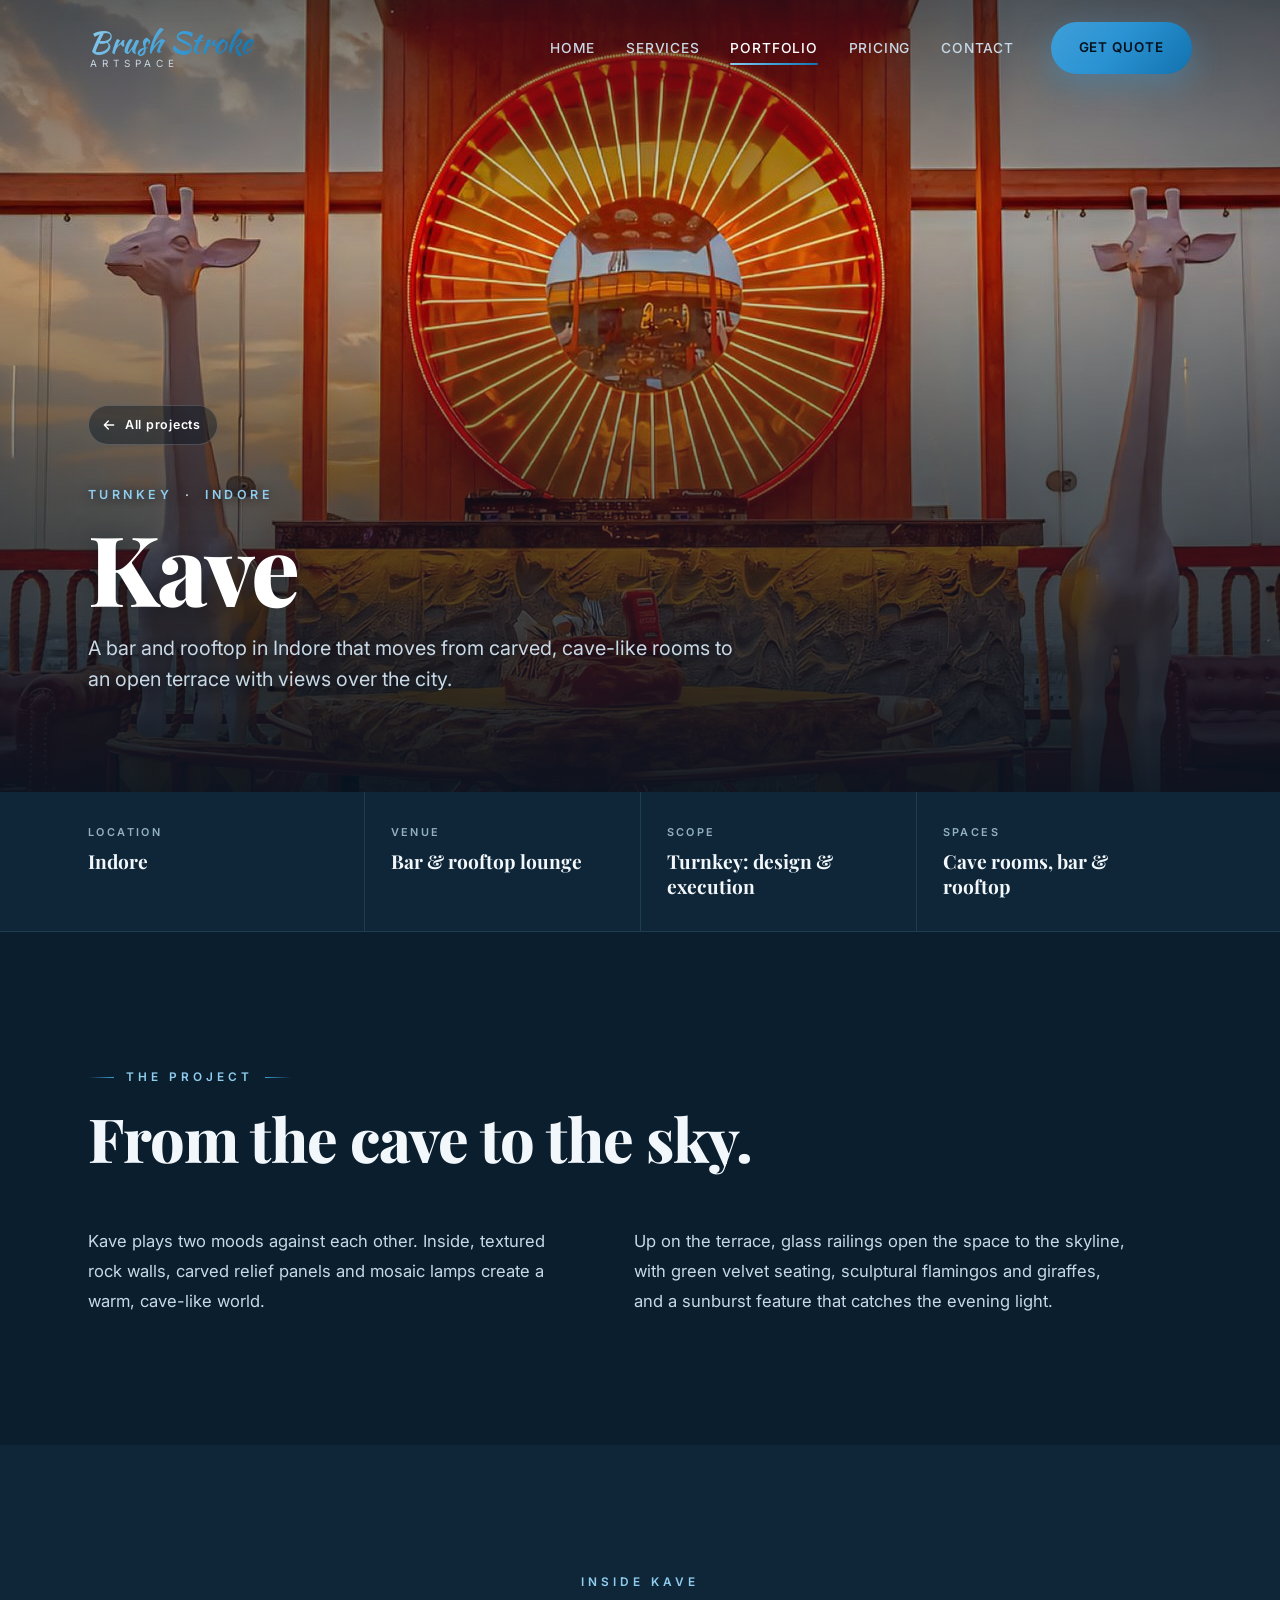
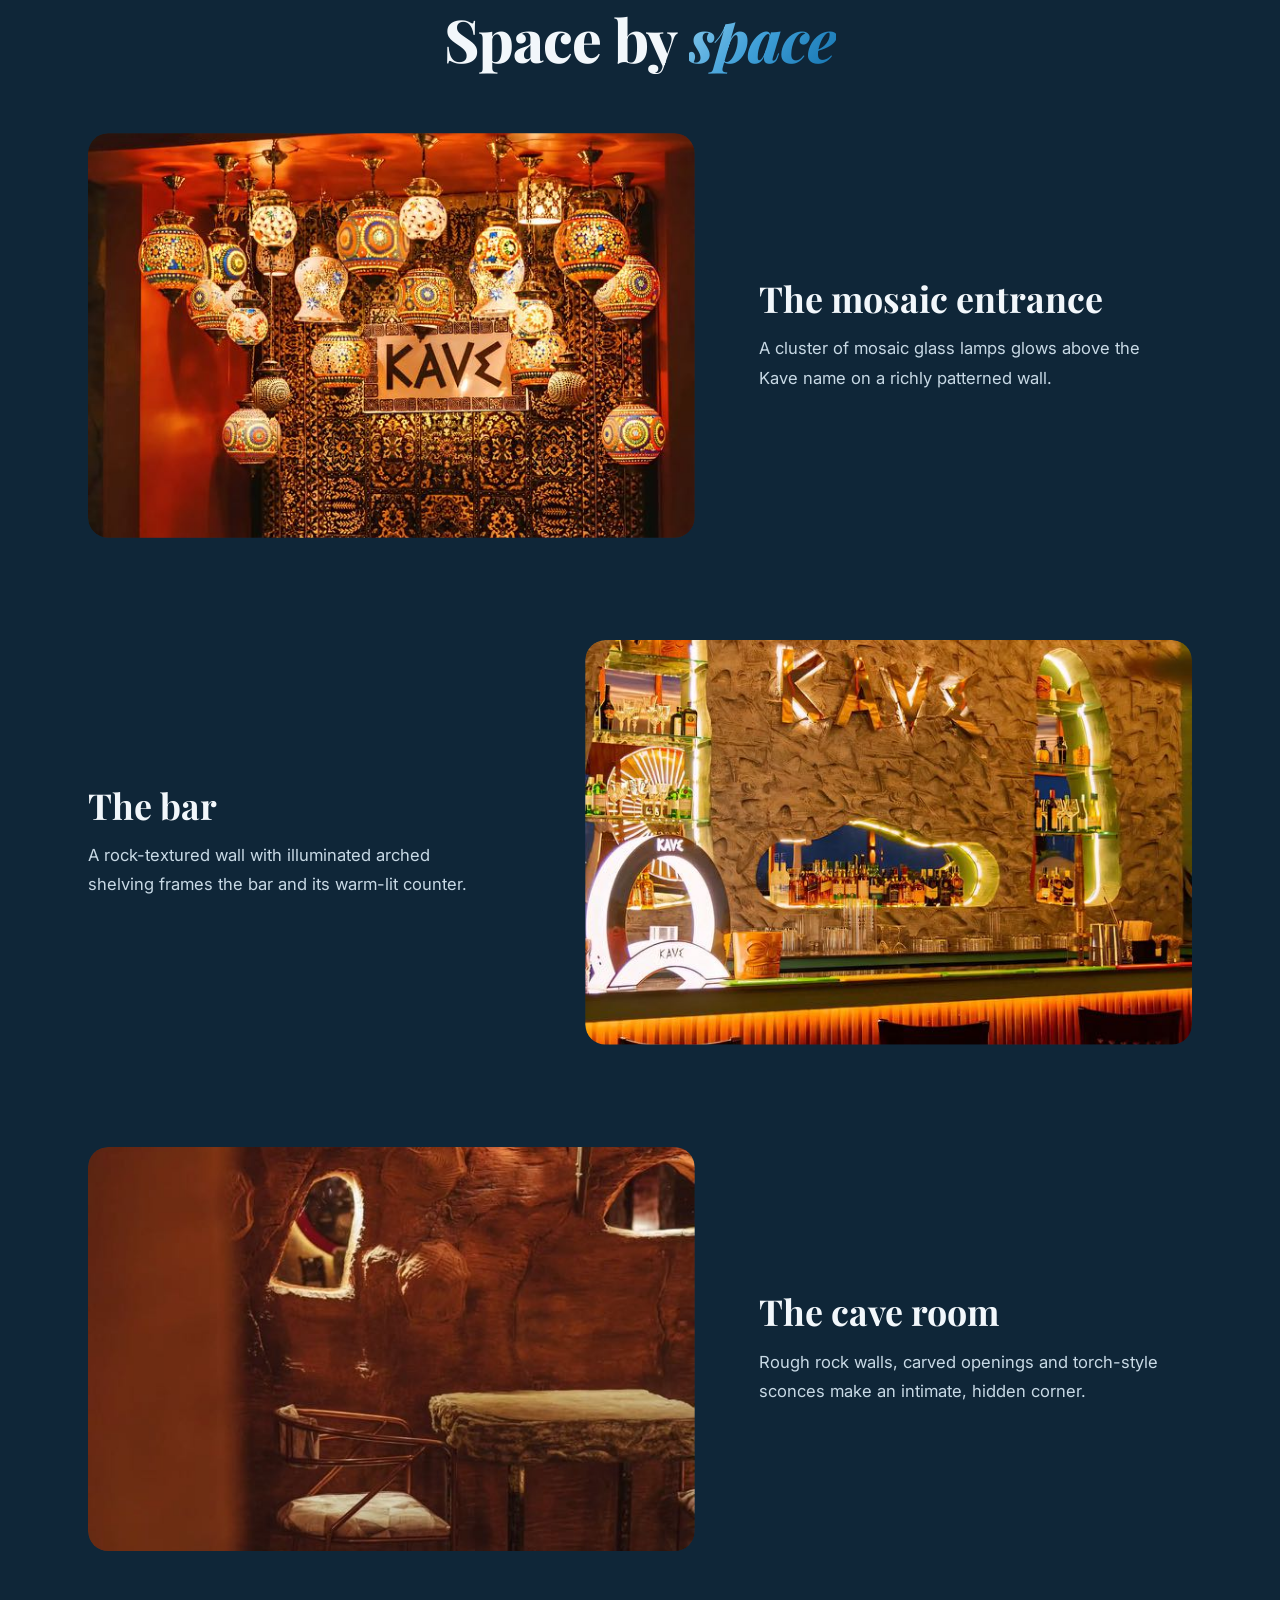
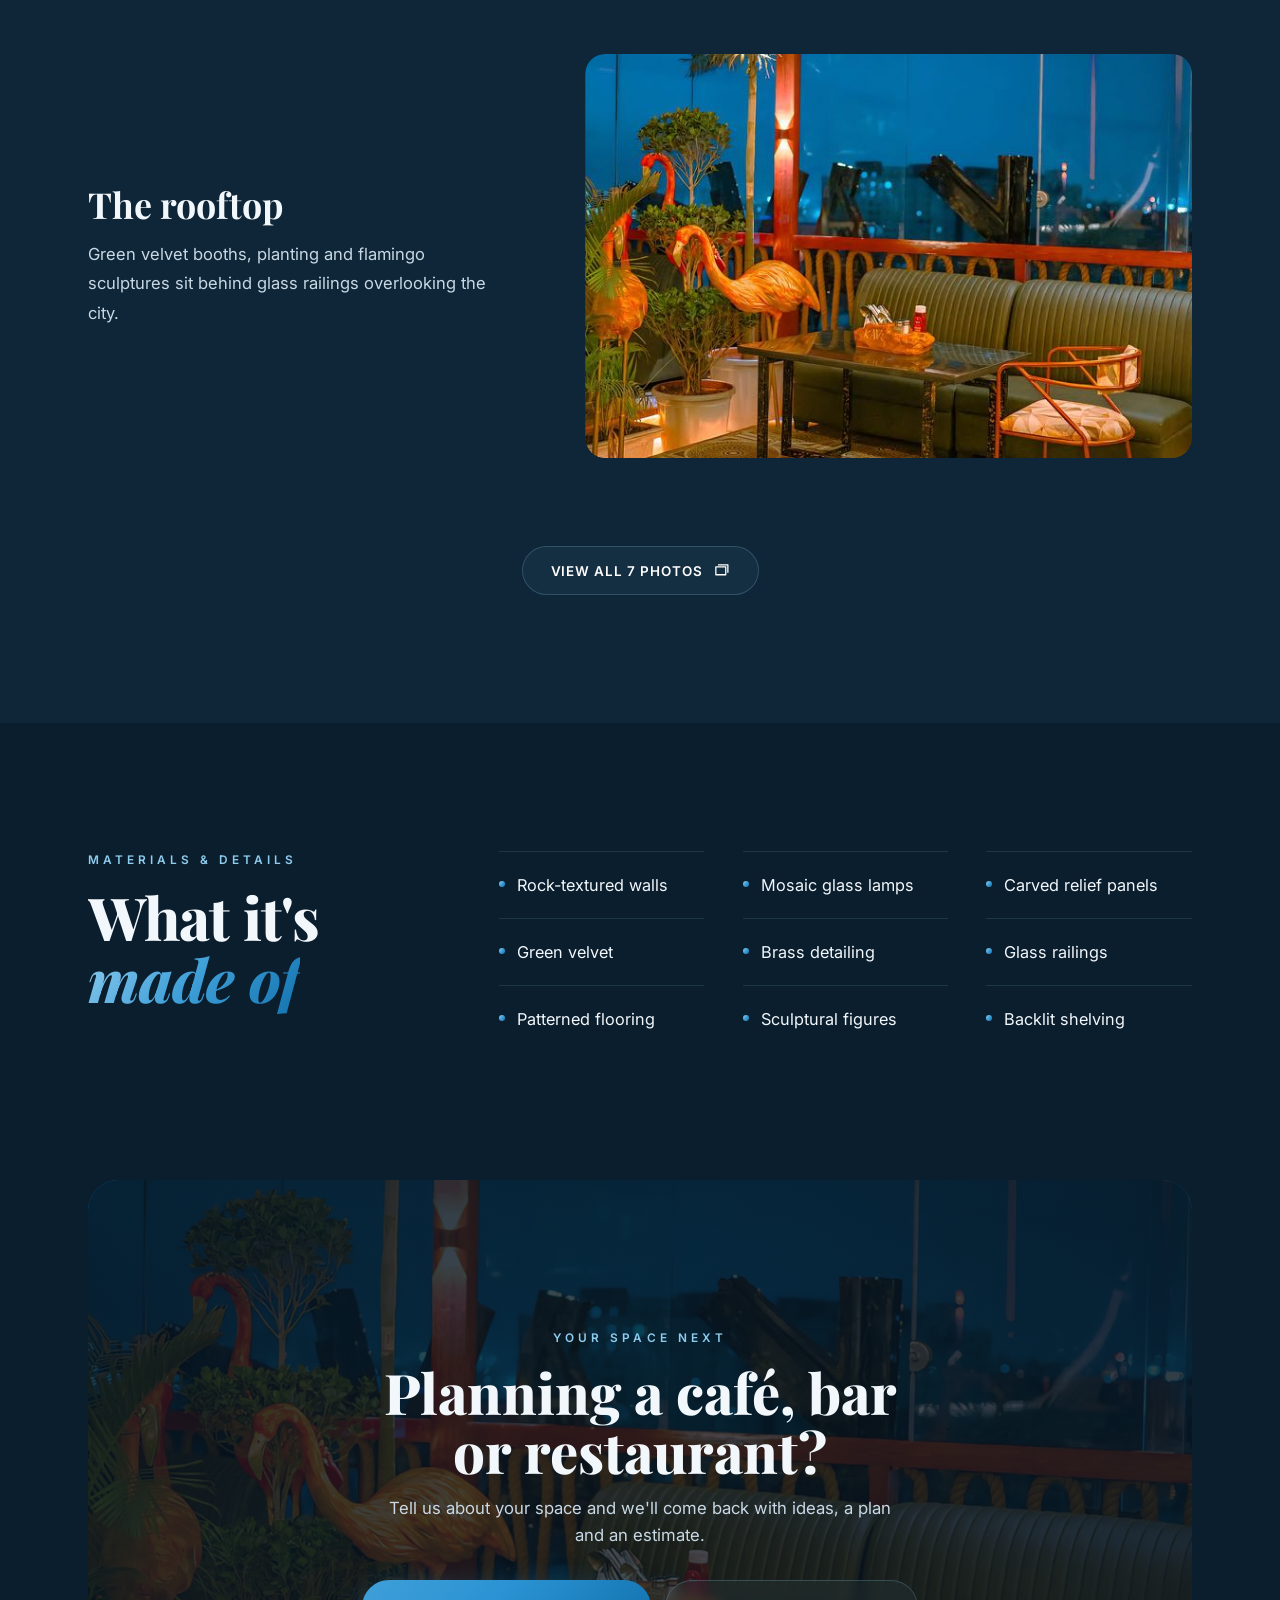
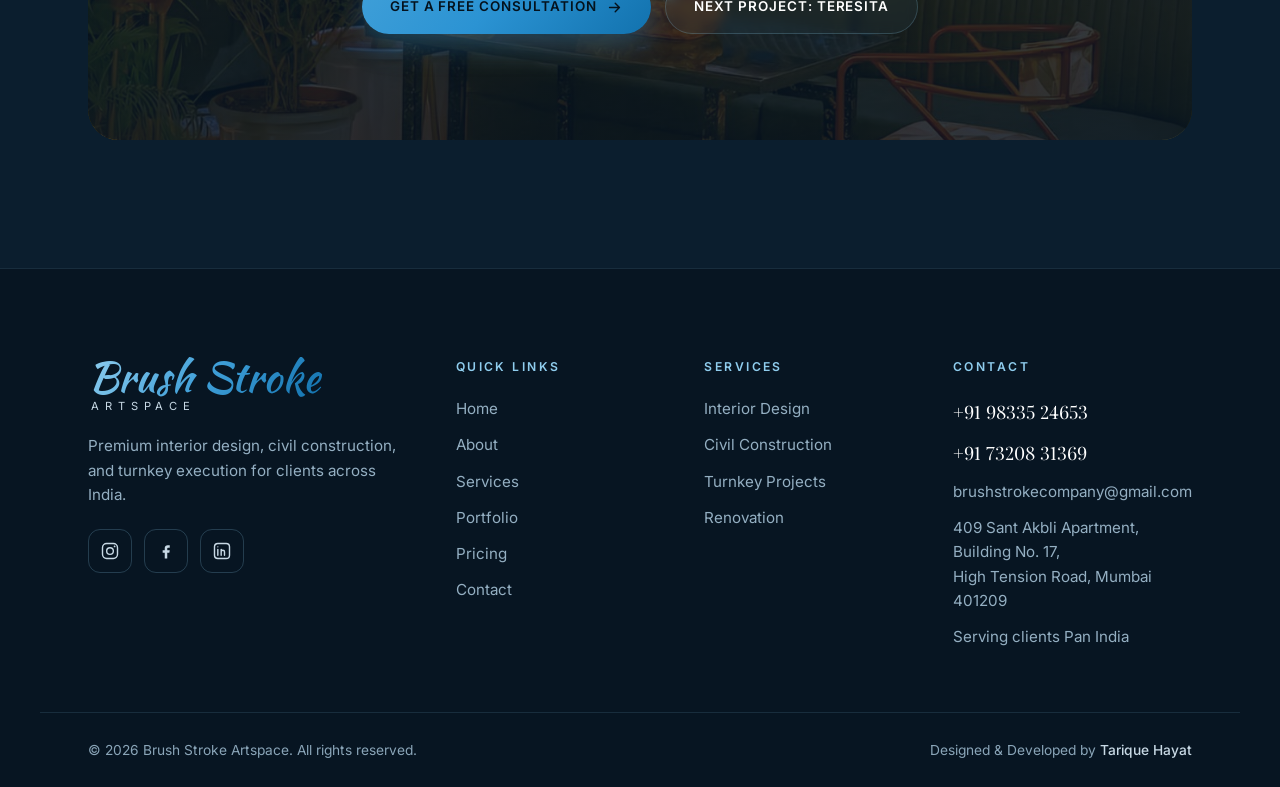
<file: projects/kave/index.html>
<!DOCTYPE html>
<!-- GENERATED by scripts/build-portfolio.js from projects.js — edit those, not this file. -->
<html lang="en-IN">
<head>
  <meta charset="UTF-8" />
  <script>document.documentElement.classList.add('js');</script>
  <!-- Back/Forward gets a plain crossfade instead of the forward fade-and-rise. Must run
       before first render: the cross-page transition is revealed on this (new) page. -->
  <script>addEventListener('pagereveal',function(e){var a=window.navigation&&navigation.activation;if(e.viewTransition&&a&&a.navigationType==='traverse')e.viewTransition.types.add('back')});</script>
  <meta name="viewport" content="width=device-width, initial-scale=1.0" />
  <meta name="theme-color" content="#0B1E2E" />
  <!-- every relative URL on this page resolves from the site root -->
  <base href="/" />
  <title>Kave — Bar &amp; Rooftop Lounge Interior Design, Indore</title>
  <meta name="description" content="A bar and rooftop in Indore that moves from carved, cave-like rooms to an open terrace with views over the city." />
  <meta name="robots" content="index, follow, max-image-preview:large" />
  <meta property="og:title" content="Kave — Interiors by Brush Stroke" />
  <meta property="og:description" content="A bar and rooftop in Indore that moves from carved, cave-like rooms to an open terrace with views over the city." />
  <meta property="og:type" content="article" />
  <meta property="og:site_name" content="Brush Stroke" />
  <meta property="og:locale" content="en_IN" />
  <link rel="canonical" href="https://brushstrokeartspace.com/projects/kave/" />
  <meta property="og:url" content="https://brushstrokeartspace.com/projects/kave/" />
  <meta property="og:image" content="https://brushstrokeartspace.com/assets/portfolio/kave/04.jpg" />
  <meta name="twitter:image" content="https://brushstrokeartspace.com/assets/portfolio/kave/04.jpg" />
  <meta property="og:image:alt" content="Kave, Indore — interior by Brush Stroke" />
  <meta name="twitter:card" content="summary_large_image" />
  <link rel="icon" type="image/png" href="assets/favicon-64.png" />
  <!-- Prerender a project page as soon as the visitor shows intent (hover on desktop, touch on
       phones): HTML, CSS and hero photo are ready, so the page fade starts at once. At most two
       pages are kept warm. Ignored by browsers without Speculation Rules. -->
  <script type="speculationrules">{"prerender":[{"where":{"href_matches":"/projects/*"},"eagerness":"moderate"}]}</script>
  <link rel="apple-touch-icon" href="assets/apple-touch-icon.png" />
  <link rel="preload" as="image" href="assets/hero/pp-kave-m.jpg" media="(max-width: 760px)" fetchpriority="high" />
  <link rel="preload" as="image" href="assets/portfolio/kave/04.jpg" media="(min-width: 761px)" fetchpriority="high" />
  <link rel="preconnect" href="https://fonts.googleapis.com" />
  <link rel="preconnect" href="https://fonts.gstatic.com" crossorigin />
  <link href="https://fonts.googleapis.com/css2?family=Playfair+Display:ital,wght@0,400;0,700;0,800;1,500;1,700&family=Inter:wght@400;500;600;700;800&family=Kaushan+Script&display=swap" rel="stylesheet" />
  <link rel="stylesheet" href="styles.css?v=36102cba" />
  <link rel="stylesheet" href="project.css?v=ff10b851" />
  <script>if(/[?&]theme=light\b/.test(location.search))document.write('<link rel="stylesheet" href="theme-light.css?v=b44accf1" />');</script>
  <script type="application/ld+json">{"@context":"https://schema.org","@graph":[{"@type":"CreativeWork","name":"Kave — bar & rooftop lounge interior design, Indore","description":"A bar and rooftop in Indore that moves from carved, cave-like rooms to an open terrace with views over the city.","inLanguage":"en-IN","locationCreated":{"@type":"Place","name":"Indore"},"creator":{"@id":"https://brushstrokeartspace.com/#business"},"image":["https://brushstrokeartspace.com/assets/portfolio/kave/01.jpg","https://brushstrokeartspace.com/assets/portfolio/kave/02.jpg","https://brushstrokeartspace.com/assets/portfolio/kave/03.jpg","https://brushstrokeartspace.com/assets/portfolio/kave/04.jpg","https://brushstrokeartspace.com/assets/portfolio/kave/05.jpg","https://brushstrokeartspace.com/assets/portfolio/kave/06.jpg","https://brushstrokeartspace.com/assets/portfolio/kave/07.jpg"],"@id":"https://brushstrokeartspace.com/projects/kave/#work","url":"https://brushstrokeartspace.com/projects/kave/","mainEntityOfPage":"https://brushstrokeartspace.com/projects/kave/"},{"@type":"BreadcrumbList","itemListElement":[{"@type":"ListItem","position":1,"name":"Home","item":"https://brushstrokeartspace.com/"},{"@type":"ListItem","position":2,"name":"Projects","item":"https://brushstrokeartspace.com/#portfolio"},{"@type":"ListItem","position":3,"name":"Kave","item":"https://brushstrokeartspace.com/projects/kave/"}]}]}</script>
</head>
<body class="pp">
  <div class="scroll-progress" id="scrollProgress" aria-hidden="true"></div>

  <header class="nav" id="nav">
    <div class="container nav__wrap">
      <a href="#home" class="brand" aria-label="Brush Stroke Artspace home">
        <span class="brand__script">Brush Stroke</span>
        <span class="brand__sub">Artspace</span>
      </a>
      <nav class="nav__links" id="navLinks" aria-label="Primary">
        <a href="#home" class="nav__link">Home</a>
        <a href="#services" class="nav__link">Services</a>
        <a href="#portfolio" class="nav__link is-active" aria-current="page">Portfolio</a>
        <a href="#pricing" class="nav__link">Pricing</a>
        <a href="#contact" class="nav__link">Contact</a>
        <a href="#contact" class="btn btn--primary nav__cta magnetic"><span>Get Quote</span></a>
      </nav>
      <button class="nav__toggle" id="navToggle" aria-label="Open menu" aria-expanded="false">
        <span></span><span></span><span></span>
      </button>
    </div>
  </header>

  <main>
    <section class="pp-hero">
      <span class="pp-hero__lqip" aria-hidden="true" style="background-image:url('[data-uri]')"></span>
      <picture>
        <source media="(max-width: 760px)" srcset="assets/hero/pp-kave-m.jpg" />
        <img class="pp-hero__img" src="assets/portfolio/kave/04.jpg" alt="Kave, Indore — bar &amp; rooftop lounge interior design by Brush Stroke" fetchpriority="high" />
      </picture>
      <div class="container pp-hero__inner">
        <a class="pp-back reveal" data-reveal href="#portfolio"><svg viewBox="0 0 24 24" width="16" height="16" aria-hidden="true"><path d="M19 12H5M11 6l-6 6 6 6" fill="none" stroke="currentColor" stroke-width="2" stroke-linecap="round" stroke-linejoin="round"/></svg>All projects</a>
        <p class="pp-eyebrow reveal" data-reveal data-delay="80">Turnkey <span aria-hidden="true">·</span> Indore</p>
        <h1 class="reveal" data-reveal data-delay="160"><span class="pp-hero__title">Kave</span></h1>
        <p class="pp-hero__lead reveal" data-reveal data-delay="320">A bar and rooftop in Indore that moves from carved, cave-like rooms to an open terrace with views over the city.</p>
      </div>
    </section>

    <section class="pp-facts" aria-label="Project facts">
      <div class="container">
        <dl>
          <div class="reveal" data-reveal data-delay="0"><dt>Location</dt><dd>Indore</dd></div>
          <div class="reveal" data-reveal data-delay="90"><dt>Venue</dt><dd>Bar &amp; rooftop lounge</dd></div>
          <div class="reveal" data-reveal data-delay="180"><dt>Scope</dt><dd>Turnkey: design &amp; execution</dd></div>
          <div class="reveal" data-reveal data-delay="270"><dt>Spaces</dt><dd>Cave rooms, bar &amp; rooftop</dd></div>
        </dl>
      </div>
    </section>

    <section class="pp-section pp-overview" aria-label="About the project">
      <div class="container">
        <span class="kicker reveal" data-reveal>The project</span>
        <h2 class="pp-statement reveal" data-reveal data-delay="80">From the cave to the sky.</h2>
        <div class="pp-overview__body reveal" data-reveal data-delay="180">
          <p>Kave plays two moods against each other. Inside, textured rock walls, carved relief panels and mosaic lamps create a warm, cave-like world.</p>
          <p>Up on the terrace, glass railings open the space to the skyline, with green velvet seating, sculptural flamingos and giraffes, and a sunburst feature that catches the evening light.</p>
        </div>
      </div>
    </section>

    <section class="pp-section pp-section--alt pp-spaces" aria-label="Spaces">
      <div class="container">
        <header class="sec-head reveal" data-reveal>
          <span class="kicker">Inside Kave</span>
          <h2 class="sec-title">Space by <em>space</em></h2>
        </header>
        <div class="pp-spaces__list">
        <article class="pp-space reveal" data-reveal>
          <button class="pp-space__img" type="button" data-lb-project="8" data-lb-index="0"
            aria-label="Open photo: The mosaic entrance">
            <!-- data-src: released by script.js once the hero photo has loaded, so on a slow
                 connection these never compete with it (noscript keeps them for no-JS) -->
            <img data-src="assets/portfolio/kave/thumb/01.jpg" alt="Kave, Indore — the mosaic entrance" loading="lazy" decoding="async" />
            <noscript><img src="assets/portfolio/kave/thumb/01.jpg" alt="Kave, Indore — the mosaic entrance" /></noscript>
          </button>
          <div class="pp-space__text">
            <h3>The mosaic entrance</h3>
            <p>A cluster of mosaic glass lamps glows above the Kave name on a richly patterned wall.</p>
          </div>
        </article>
        <article class="pp-space reveal" data-reveal>
          <button class="pp-space__img" type="button" data-lb-project="8" data-lb-index="5"
            aria-label="Open photo: The bar">
            <!-- data-src: released by script.js once the hero photo has loaded, so on a slow
                 connection these never compete with it (noscript keeps them for no-JS) -->
            <img data-src="assets/portfolio/kave/thumb/06.jpg" alt="Kave, Indore — the bar" loading="lazy" decoding="async" />
            <noscript><img src="assets/portfolio/kave/thumb/06.jpg" alt="Kave, Indore — the bar" /></noscript>
          </button>
          <div class="pp-space__text">
            <h3>The bar</h3>
            <p>A rock-textured wall with illuminated arched shelving frames the bar and its warm-lit counter.</p>
          </div>
        </article>
        <article class="pp-space reveal" data-reveal>
          <button class="pp-space__img" type="button" data-lb-project="8" data-lb-index="6"
            aria-label="Open photo: The cave room">
            <!-- data-src: released by script.js once the hero photo has loaded, so on a slow
                 connection these never compete with it (noscript keeps them for no-JS) -->
            <img data-src="assets/portfolio/kave/thumb/07.jpg" alt="Kave, Indore — the cave room" loading="lazy" decoding="async" />
            <noscript><img src="assets/portfolio/kave/thumb/07.jpg" alt="Kave, Indore — the cave room" /></noscript>
          </button>
          <div class="pp-space__text">
            <h3>The cave room</h3>
            <p>Rough rock walls, carved openings and torch-style sconces make an intimate, hidden corner.</p>
          </div>
        </article>
        <article class="pp-space reveal" data-reveal>
          <button class="pp-space__img" type="button" data-lb-project="8" data-lb-index="2"
            aria-label="Open photo: The rooftop">
            <!-- data-src: released by script.js once the hero photo has loaded, so on a slow
                 connection these never compete with it (noscript keeps them for no-JS) -->
            <img data-src="assets/portfolio/kave/thumb/03.jpg" alt="Kave, Indore — the rooftop" loading="lazy" decoding="async" />
            <noscript><img src="assets/portfolio/kave/thumb/03.jpg" alt="Kave, Indore — the rooftop" /></noscript>
          </button>
          <div class="pp-space__text">
            <h3>The rooftop</h3>
            <p>Green velvet booths, planting and flamingo sculptures sit behind glass railings overlooking the city.</p>
          </div>
        </article>
        </div>
        <div class="pp-spaces__more reveal" data-reveal>
          <button class="btn btn--ghost" type="button" data-lb-all="8"><span>View all 7 photos</span>
            <svg viewBox="0 0 24 24" class="btn__ico" aria-hidden="true"><path d="M4 7h14v11H4zM7 4h14v11" fill="none" stroke="currentColor" stroke-width="1.8" stroke-linejoin="round"/></svg></button>
        </div>
      </div>
    </section>

    <section class="pp-section pp-materials" aria-label="Materials and details">
      <div class="container pp-materials__wrap">
        <header class="sec-head sec-head--left reveal" data-reveal>
          <span class="kicker">Materials &amp; details</span>
          <h2 class="sec-title">What it's <em>made of</em></h2>
        </header>
        <ul class="pp-materials__list">
          <li class="reveal" data-reveal data-delay="0">Rock-textured walls</li>
          <li class="reveal" data-reveal data-delay="70">Mosaic glass lamps</li>
          <li class="reveal" data-reveal data-delay="140">Carved relief panels</li>
          <li class="reveal" data-reveal data-delay="0">Green velvet</li>
          <li class="reveal" data-reveal data-delay="70">Brass detailing</li>
          <li class="reveal" data-reveal data-delay="140">Glass railings</li>
          <li class="reveal" data-reveal data-delay="0">Patterned flooring</li>
          <li class="reveal" data-reveal data-delay="70">Sculptural figures</li>
          <li class="reveal" data-reveal data-delay="140">Backlit shelving</li>
        </ul>
      </div>
    </section>

    <section class="pp-section pp-cta" aria-label="Start a project">
      <div class="container">
        <div class="pp-cta__panel reveal" data-reveal>
          <picture>
            <source media="(max-width: 760px)" srcset="assets/portfolio/kave/thumb/03.jpg" />
            <img class="pp-cta__img" src="assets/portfolio/kave/03.jpg" alt="" loading="lazy" decoding="async" />
          </picture>
          <div class="pp-cta__content">
            <span class="kicker">Your space next</span>
            <h2>Planning a café, bar<br/>or restaurant?</h2>
            <p>Tell us about your space and we'll come back with ideas, a plan and an estimate.</p>
            <div class="pp-cta__actions">
              <a href="#contact" class="btn btn--primary"><span>Get a Free Consultation</span>
                <svg viewBox="0 0 24 24" class="btn__ico" aria-hidden="true"><path d="M5 12h14M13 6l6 6-6 6" fill="none" stroke="currentColor" stroke-width="2" stroke-linecap="round" stroke-linejoin="round"/></svg></a>
              <a href="projects/teresita/" class="btn btn--ghost"><span>Next project: Teresita</span></a>
            </div>
          </div>
        </div>
      </div>
    </section>
  </main>

  <footer class="footer">
    <div class="container footer__grid">
      <div class="footer__brand">
        <!-- Same brand lockup as the header (.brand / .brand__script / .brand__sub),
             just scaled up for the footer — one brand treatment across the site
             instead of a separate image logo in a white card. -->
        <a href="#home" class="brand footer__logo" aria-label="Brush Stroke Artspace — back to top">
          <span class="brand__script">Brush Stroke</span>
          <span class="brand__sub">Artspace</span>
        </a>
        <p>Premium interior design, civil construction, and turnkey execution for clients across India.</p>
        <!-- QA-006: LinkedIn and Instagram are live (URLs supplied by the owner). Facebook is
             still an href="#" placeholder — a real profile URL has deliberately NOT been invented.
             ACTION: supply that URL, or remove the icon until the profile exists. -->
        <div class="footer__social">
          <a href="https://www.instagram.com/brushstrokeartspace/" aria-label="Brush Stroke Artspace on Instagram (opens in a new tab)" target="_blank" rel="noopener noreferrer"><svg viewBox="0 0 24 24"><rect x="3" y="3" width="18" height="18" rx="5" fill="none" stroke="currentColor" stroke-width="1.7"/><circle cx="12" cy="12" r="4" fill="none" stroke="currentColor" stroke-width="1.7"/><circle cx="17.5" cy="6.5" r="1.1" fill="currentColor"/></svg></a>
          <a href="https://www.facebook.com/share/19zfJt46u4/" aria-label="Brush Stroke Artspace on Facebook (opens in a new tab)" target="_blank" rel="noopener noreferrer"><svg viewBox="0 0 24 24"><path d="M14 8h2.5V5H14c-2 0-3.5 1.5-3.5 3.5V11H8v3h2.5v7h3v-7H16l.5-3h-3V8.8c0-.5.4-.8 .9-.8z" fill="currentColor"/></svg></a>
          <a href="https://www.linkedin.com/in/brush-stroke-art-space-407026342/" aria-label="Brush Stroke Artspace on LinkedIn (opens in a new tab)" target="_blank" rel="noopener noreferrer"><svg viewBox="0 0 24 24"><rect x="3" y="3" width="18" height="18" rx="4" fill="none" stroke="currentColor" stroke-width="1.7"/><path d="M7 10v7M7 7v.01M11 17v-4a2 2 0 0 1 4 0v4M11 10v7" fill="none" stroke="currentColor" stroke-width="1.7" stroke-linecap="round"/></svg></a>
        </div>
      </div>

      <div class="footer__col">
        <h3>Quick Links</h3>
        <a href="#home">Home</a><a href="#about">About</a><a href="#services">Services</a>
        <a href="#portfolio">Portfolio</a><a href="#pricing">Pricing</a>
        <a href="#contact">Contact</a>
      </div>
      <div class="footer__col">
        <h3>Services</h3>
        <a href="#services">Interior Design</a><a href="#services">Civil Construction</a>
        <a href="#services">Turnkey Projects</a>
        <!-- QA-008: "Renovation" is offered in the enquiry form but has NO service card,
             description or pricing anywhere on the site. Pointing it at #services sent
             users to a section that never mentions it. Routed to the enquiry form until
             the owner supplies approved Renovation copy + pricing. -->
        <a href="#contact">Renovation</a>
      </div>
      <div class="footer__col footer__contact">
        <h3>Contact</h3>
        <a href="tel:+919833524653">+91 98335 24653</a>
        <a href="tel:+917320831369">+91 73208 31369</a>
        <a href="mailto:brushstrokecompany@gmail.com">brushstrokecompany@gmail.com</a>
        <span>409 Sant Akbli Apartment, Building No. 17,<br />High Tension Road, Mumbai 401209</span>
        <span>Serving clients Pan India</span>
      </div>
    </div>
    <div class="container footer__bar">
      <p>© 2026 Brush Stroke Artspace. All rights reserved.</p>
      <p class="footer__credit">Designed &amp; Developed by
        <a href="https://tariqhayat.com" target="_blank" rel="noopener noreferrer">Tarique Hayat</a>
      </p>
    </div>
  </footer>

  <button class="to-top" id="toTop" aria-label="Back to top">
    <svg viewBox="0 0 24 24"><path d="M12 19V5M6 11l6-6 6 6" fill="none" stroke="currentColor" stroke-width="2" stroke-linecap="round" stroke-linejoin="round"/></svg>
  </button>

  <script src="pricing.js?v=e0a8774f" defer></script>
  <script src="projects.js?v=a8ee4482" defer></script>
  <script src="script.js?v=32f58d0c" defer></script>
</body>
</html>
</file>
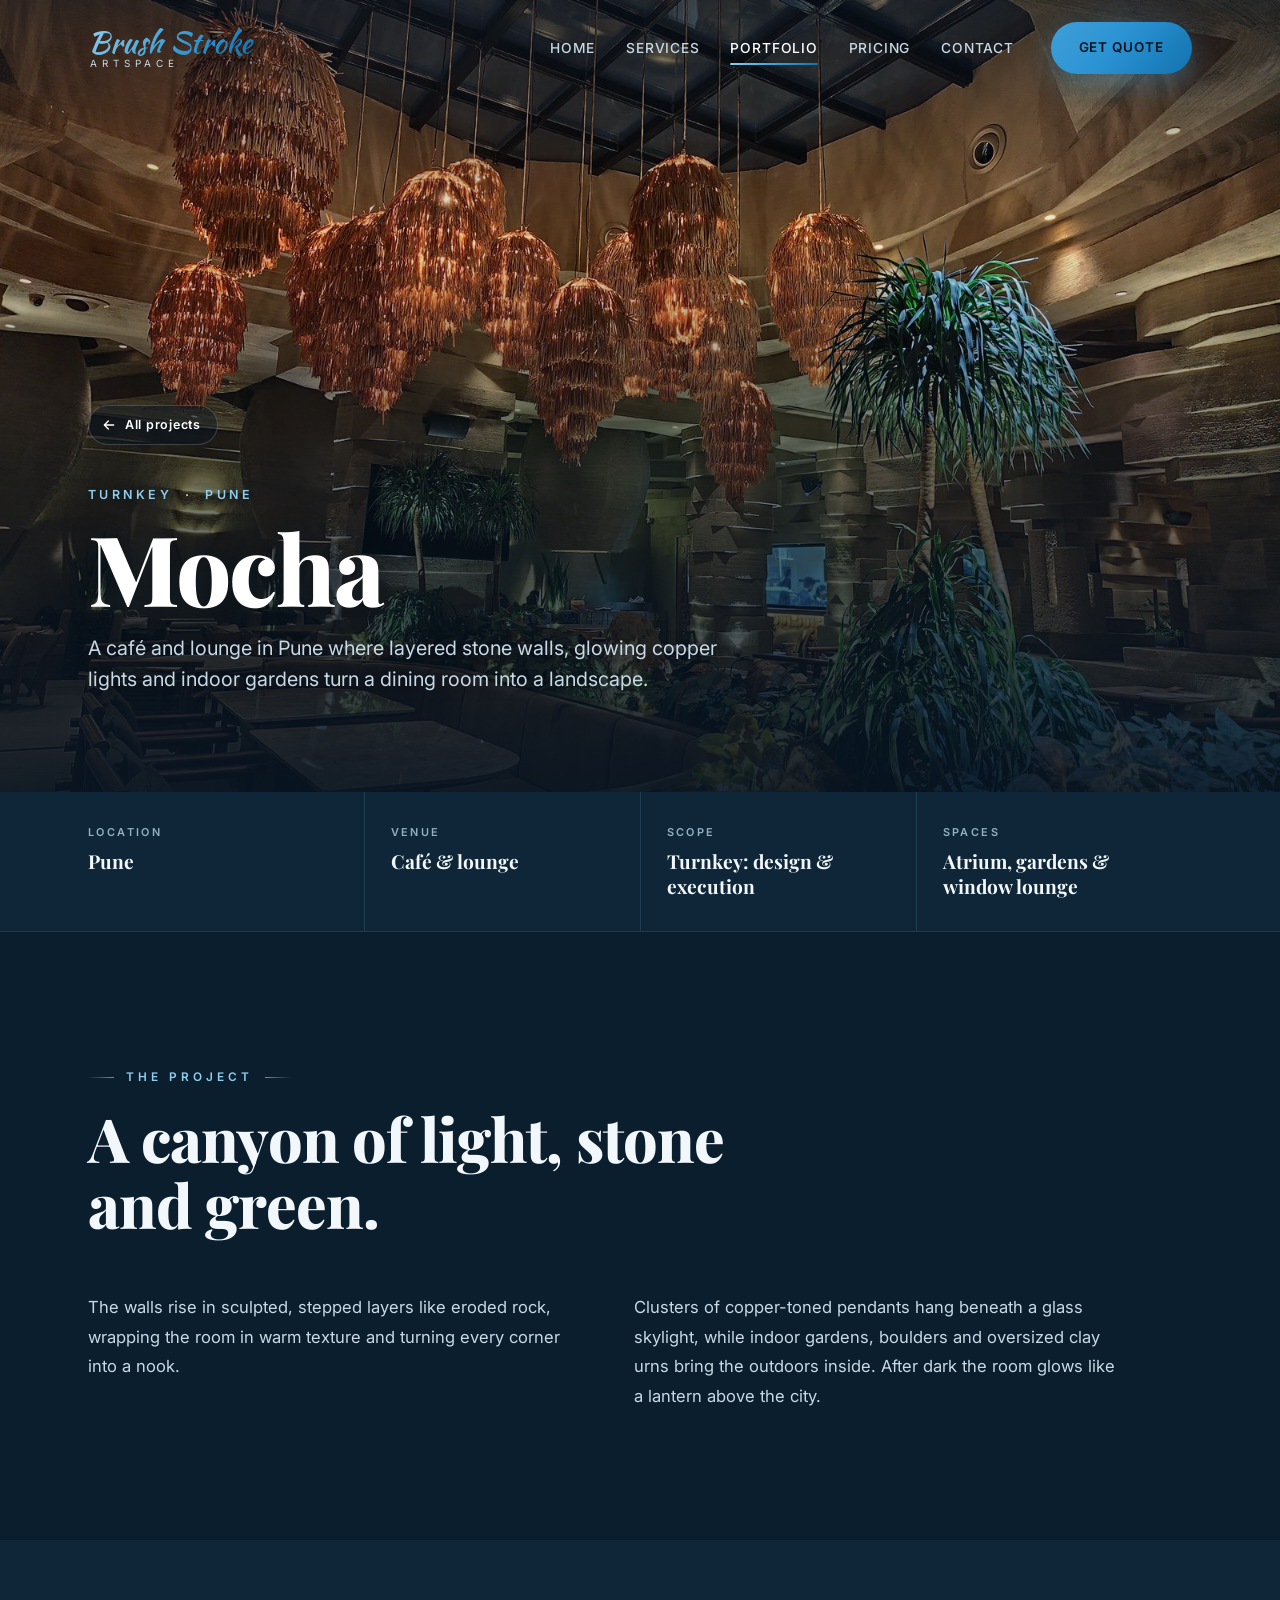
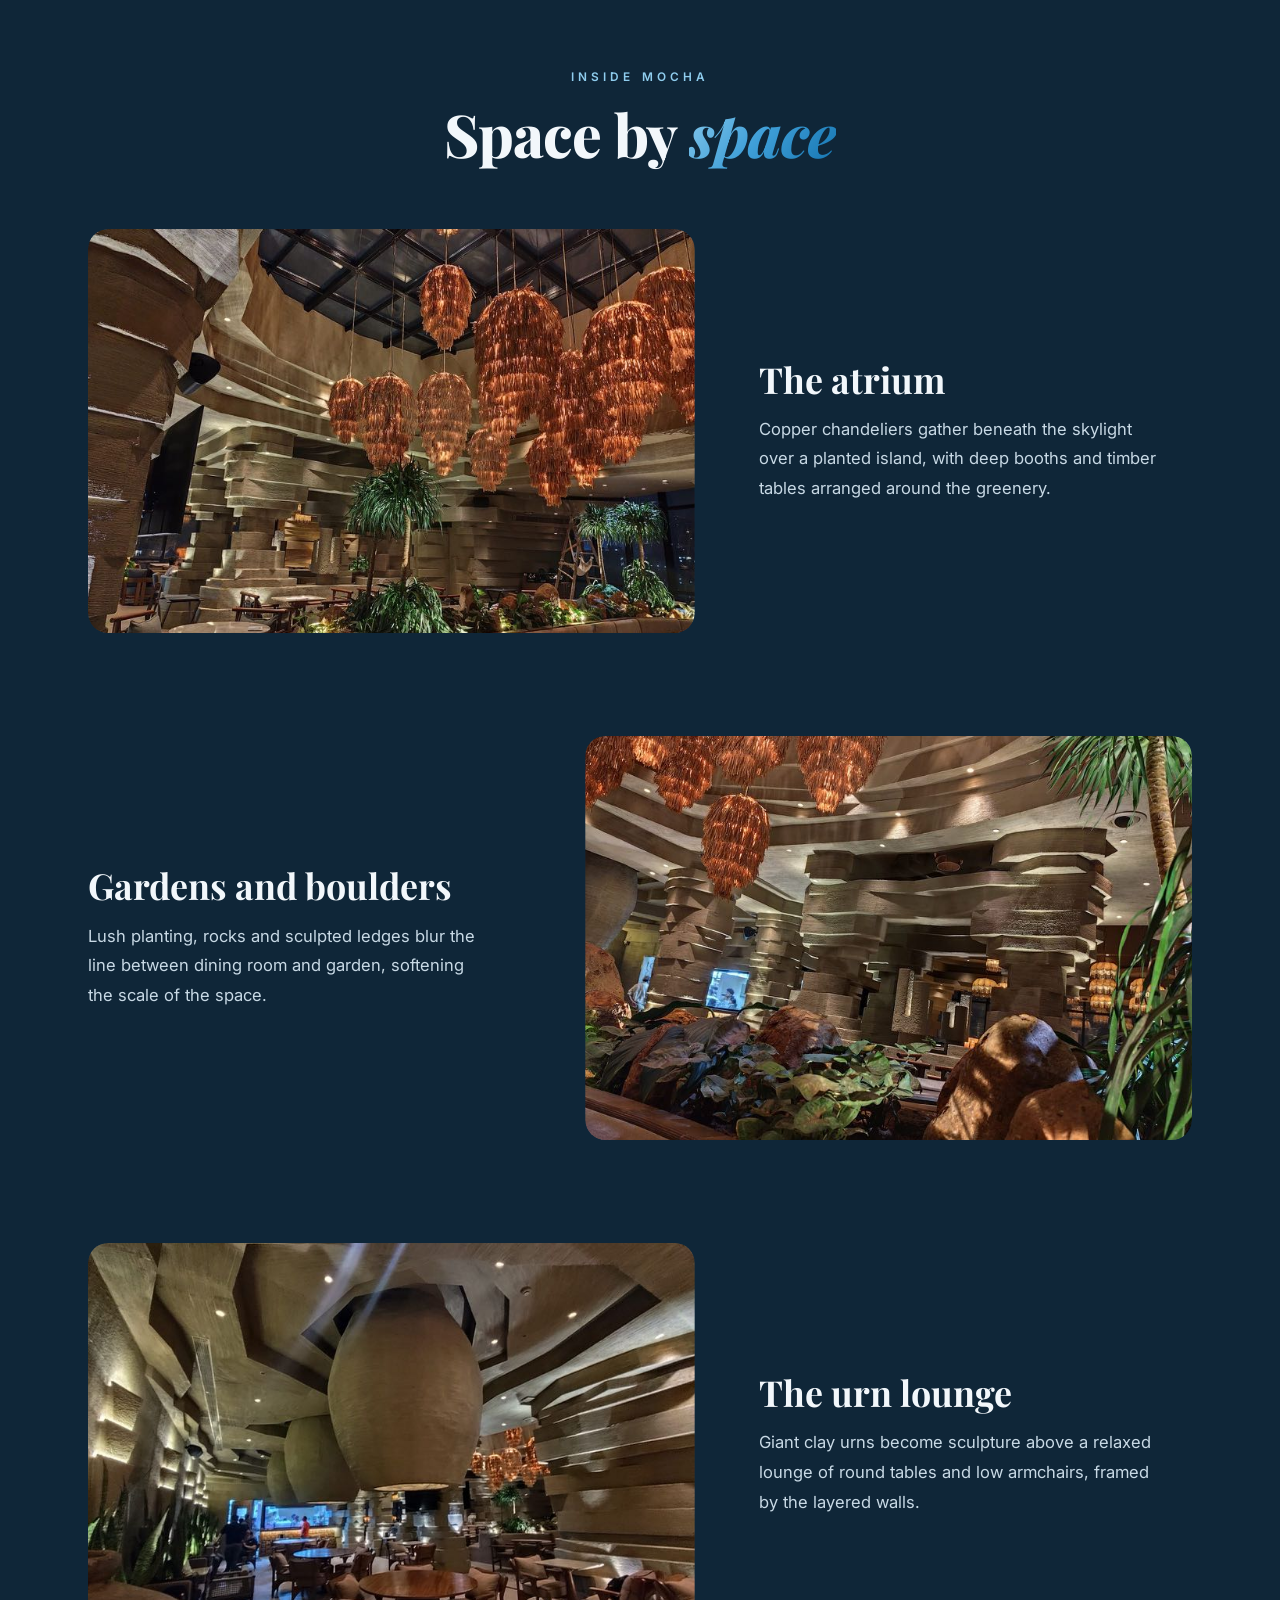
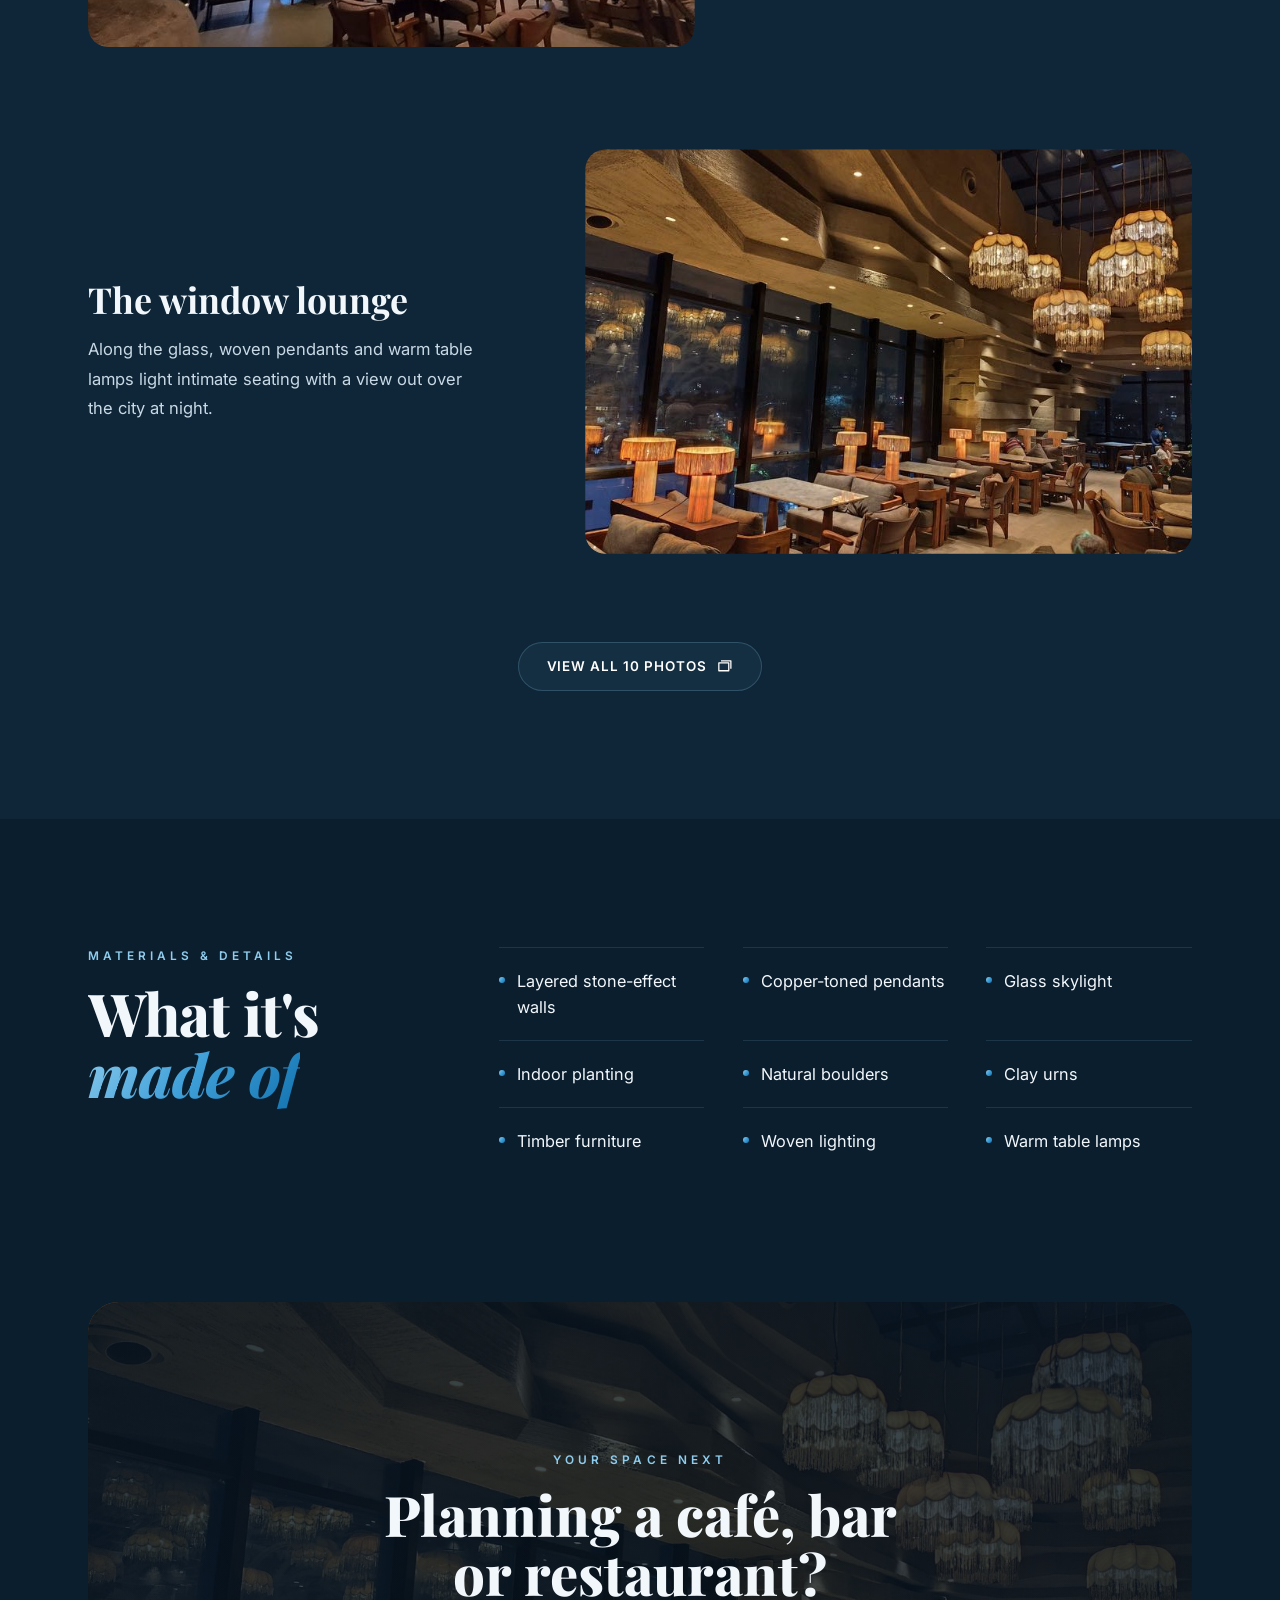
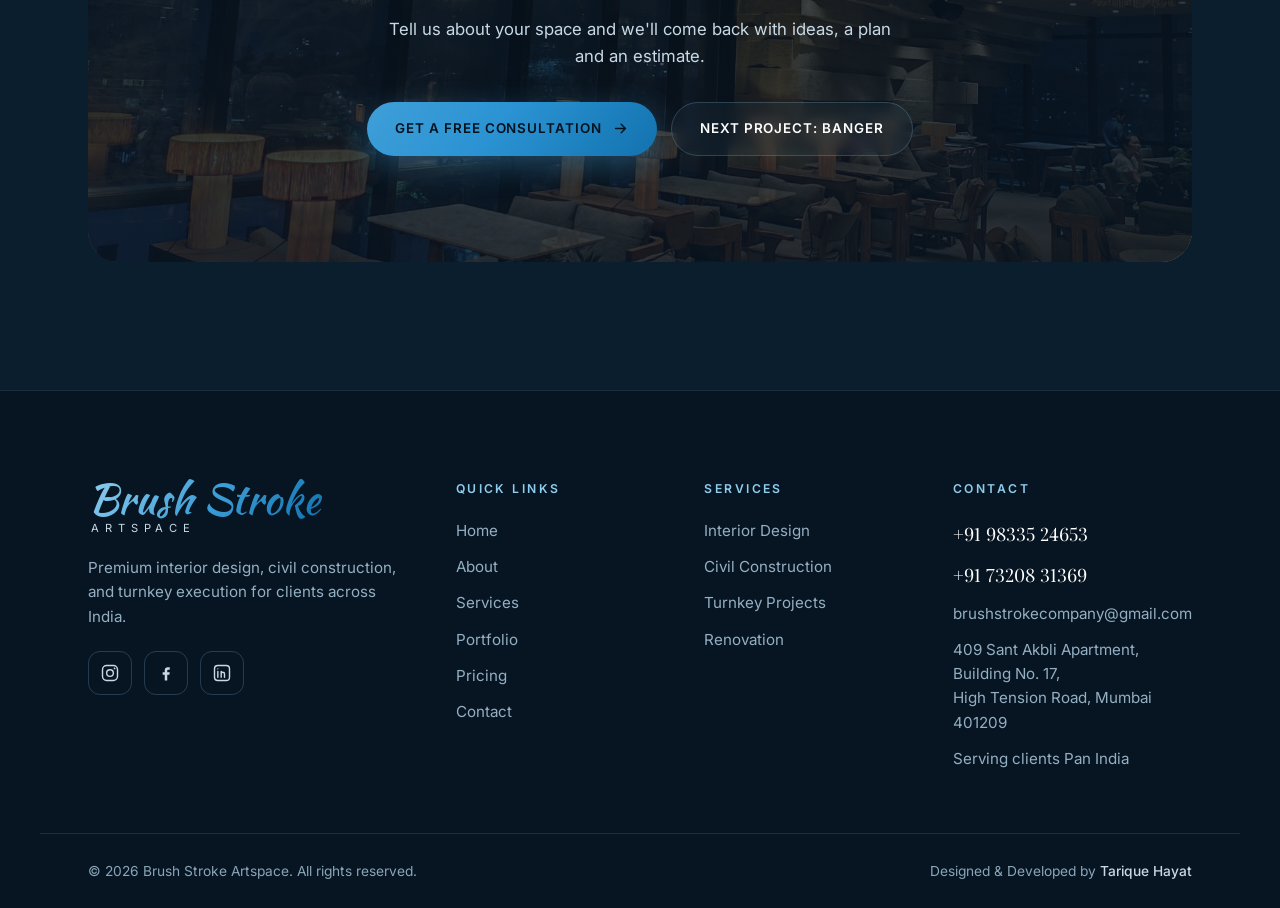
<file: projects/mocha/index.html>
<!DOCTYPE html>
<!-- GENERATED by scripts/build-portfolio.js from projects.js — edit those, not this file. -->
<html lang="en-IN">
<head>
  <meta charset="UTF-8" />
  <script>document.documentElement.classList.add('js');</script>
  <!-- Back/Forward gets a plain crossfade instead of the forward fade-and-rise. Must run
       before first render: the cross-page transition is revealed on this (new) page. -->
  <script>addEventListener('pagereveal',function(e){var a=window.navigation&&navigation.activation;if(e.viewTransition&&a&&a.navigationType==='traverse')e.viewTransition.types.add('back')});</script>
  <meta name="viewport" content="width=device-width, initial-scale=1.0" />
  <meta name="theme-color" content="#0B1E2E" />
  <!-- every relative URL on this page resolves from the site root -->
  <base href="/" />
  <title>Mocha — Café &amp; Lounge Interior Design, Pune | Brush Stroke</title>
  <meta name="description" content="A café and lounge in Pune where layered stone walls, glowing copper lights and indoor gardens turn a dining room into a landscape." />
  <meta name="robots" content="index, follow, max-image-preview:large" />
  <meta property="og:title" content="Mocha — Interiors by Brush Stroke" />
  <meta property="og:description" content="A café and lounge in Pune where layered stone walls, glowing copper lights and indoor gardens turn a dining room into a landscape." />
  <meta property="og:type" content="article" />
  <meta property="og:site_name" content="Brush Stroke" />
  <meta property="og:locale" content="en_IN" />
  <link rel="canonical" href="https://brushstrokeartspace.com/projects/mocha/" />
  <meta property="og:url" content="https://brushstrokeartspace.com/projects/mocha/" />
  <meta property="og:image" content="https://brushstrokeartspace.com/assets/portfolio/mocha/01.jpg" />
  <meta name="twitter:image" content="https://brushstrokeartspace.com/assets/portfolio/mocha/01.jpg" />
  <meta property="og:image:alt" content="Mocha, Pune — interior by Brush Stroke" />
  <meta name="twitter:card" content="summary_large_image" />
  <link rel="icon" type="image/png" href="assets/favicon-64.png" />
  <!-- Prerender a project page as soon as the visitor shows intent (hover on desktop, touch on
       phones): HTML, CSS and hero photo are ready, so the page fade starts at once. At most two
       pages are kept warm. Ignored by browsers without Speculation Rules. -->
  <script type="speculationrules">{"prerender":[{"where":{"href_matches":"/projects/*"},"eagerness":"moderate"}]}</script>
  <link rel="apple-touch-icon" href="assets/apple-touch-icon.png" />
  <link rel="preload" as="image" href="assets/hero/pp-mocha-m.jpg" media="(max-width: 760px)" fetchpriority="high" />
  <link rel="preload" as="image" href="assets/portfolio/mocha/01.jpg" media="(min-width: 761px)" fetchpriority="high" />
  <link rel="preconnect" href="https://fonts.googleapis.com" />
  <link rel="preconnect" href="https://fonts.gstatic.com" crossorigin />
  <link href="https://fonts.googleapis.com/css2?family=Playfair+Display:ital,wght@0,400;0,700;0,800;1,500;1,700&family=Inter:wght@400;500;600;700;800&family=Kaushan+Script&display=swap" rel="stylesheet" />
  <link rel="stylesheet" href="styles.css?v=36102cba" />
  <link rel="stylesheet" href="project.css?v=ff10b851" />
  <script>if(/[?&]theme=light\b/.test(location.search))document.write('<link rel="stylesheet" href="theme-light.css?v=b44accf1" />');</script>
  <script type="application/ld+json">{"@context":"https://schema.org","@graph":[{"@type":"CreativeWork","name":"Mocha — café & lounge interior design, Pune","description":"A café and lounge in Pune where layered stone walls, glowing copper lights and indoor gardens turn a dining room into a landscape.","inLanguage":"en-IN","locationCreated":{"@type":"Place","name":"Pune"},"creator":{"@id":"https://brushstrokeartspace.com/#business"},"image":["https://brushstrokeartspace.com/assets/portfolio/mocha/01.jpg","https://brushstrokeartspace.com/assets/portfolio/mocha/02.jpg","https://brushstrokeartspace.com/assets/portfolio/mocha/03.jpg","https://brushstrokeartspace.com/assets/portfolio/mocha/04.jpg","https://brushstrokeartspace.com/assets/portfolio/mocha/05.jpg","https://brushstrokeartspace.com/assets/portfolio/mocha/06.jpg","https://brushstrokeartspace.com/assets/portfolio/mocha/07.jpg","https://brushstrokeartspace.com/assets/portfolio/mocha/08.jpg","https://brushstrokeartspace.com/assets/portfolio/mocha/09.jpg","https://brushstrokeartspace.com/assets/portfolio/mocha/10.jpg"],"@id":"https://brushstrokeartspace.com/projects/mocha/#work","url":"https://brushstrokeartspace.com/projects/mocha/","mainEntityOfPage":"https://brushstrokeartspace.com/projects/mocha/"},{"@type":"BreadcrumbList","itemListElement":[{"@type":"ListItem","position":1,"name":"Home","item":"https://brushstrokeartspace.com/"},{"@type":"ListItem","position":2,"name":"Projects","item":"https://brushstrokeartspace.com/#portfolio"},{"@type":"ListItem","position":3,"name":"Mocha","item":"https://brushstrokeartspace.com/projects/mocha/"}]}]}</script>
</head>
<body class="pp">
  <div class="scroll-progress" id="scrollProgress" aria-hidden="true"></div>

  <header class="nav" id="nav">
    <div class="container nav__wrap">
      <a href="#home" class="brand" aria-label="Brush Stroke Artspace home">
        <span class="brand__script">Brush Stroke</span>
        <span class="brand__sub">Artspace</span>
      </a>
      <nav class="nav__links" id="navLinks" aria-label="Primary">
        <a href="#home" class="nav__link">Home</a>
        <a href="#services" class="nav__link">Services</a>
        <a href="#portfolio" class="nav__link is-active" aria-current="page">Portfolio</a>
        <a href="#pricing" class="nav__link">Pricing</a>
        <a href="#contact" class="nav__link">Contact</a>
        <a href="#contact" class="btn btn--primary nav__cta magnetic"><span>Get Quote</span></a>
      </nav>
      <button class="nav__toggle" id="navToggle" aria-label="Open menu" aria-expanded="false">
        <span></span><span></span><span></span>
      </button>
    </div>
  </header>

  <main>
    <section class="pp-hero">
      <span class="pp-hero__lqip" aria-hidden="true" style="background-image:url('[data-uri]')"></span>
      <picture>
        <source media="(max-width: 760px)" srcset="assets/hero/pp-mocha-m.jpg" />
        <img class="pp-hero__img" src="assets/portfolio/mocha/01.jpg" alt="Mocha, Pune — café &amp; lounge interior design by Brush Stroke" fetchpriority="high" />
      </picture>
      <div class="container pp-hero__inner">
        <a class="pp-back reveal" data-reveal href="#portfolio"><svg viewBox="0 0 24 24" width="16" height="16" aria-hidden="true"><path d="M19 12H5M11 6l-6 6 6 6" fill="none" stroke="currentColor" stroke-width="2" stroke-linecap="round" stroke-linejoin="round"/></svg>All projects</a>
        <p class="pp-eyebrow reveal" data-reveal data-delay="80">Turnkey <span aria-hidden="true">·</span> Pune</p>
        <h1 class="reveal" data-reveal data-delay="160"><span class="pp-hero__title">Mocha</span></h1>
        <p class="pp-hero__lead reveal" data-reveal data-delay="320">A café and lounge in Pune where layered stone walls, glowing copper lights and indoor gardens turn a dining room into a landscape.</p>
      </div>
    </section>

    <section class="pp-facts" aria-label="Project facts">
      <div class="container">
        <dl>
          <div class="reveal" data-reveal data-delay="0"><dt>Location</dt><dd>Pune</dd></div>
          <div class="reveal" data-reveal data-delay="90"><dt>Venue</dt><dd>Café &amp; lounge</dd></div>
          <div class="reveal" data-reveal data-delay="180"><dt>Scope</dt><dd>Turnkey: design &amp; execution</dd></div>
          <div class="reveal" data-reveal data-delay="270"><dt>Spaces</dt><dd>Atrium, gardens &amp; window lounge</dd></div>
        </dl>
      </div>
    </section>

    <section class="pp-section pp-overview" aria-label="About the project">
      <div class="container">
        <span class="kicker reveal" data-reveal>The project</span>
        <h2 class="pp-statement reveal" data-reveal data-delay="80">A canyon of light, stone and green.</h2>
        <div class="pp-overview__body reveal" data-reveal data-delay="180">
          <p>The walls rise in sculpted, stepped layers like eroded rock, wrapping the room in warm texture and turning every corner into a nook.</p>
          <p>Clusters of copper-toned pendants hang beneath a glass skylight, while indoor gardens, boulders and oversized clay urns bring the outdoors inside. After dark the room glows like a lantern above the city.</p>
        </div>
      </div>
    </section>

    <section class="pp-section pp-section--alt pp-spaces" aria-label="Spaces">
      <div class="container">
        <header class="sec-head reveal" data-reveal>
          <span class="kicker">Inside Mocha</span>
          <h2 class="sec-title">Space by <em>space</em></h2>
        </header>
        <div class="pp-spaces__list">
        <article class="pp-space reveal" data-reveal>
          <button class="pp-space__img" type="button" data-lb-project="1" data-lb-index="8"
            aria-label="Open photo: The atrium">
            <!-- data-src: released by script.js once the hero photo has loaded, so on a slow
                 connection these never compete with it (noscript keeps them for no-JS) -->
            <img data-src="assets/portfolio/mocha/thumb/09.jpg" alt="Mocha, Pune — the atrium" loading="lazy" decoding="async" />
            <noscript><img src="assets/portfolio/mocha/thumb/09.jpg" alt="Mocha, Pune — the atrium" /></noscript>
          </button>
          <div class="pp-space__text">
            <h3>The atrium</h3>
            <p>Copper chandeliers gather beneath the skylight over a planted island, with deep booths and timber tables arranged around the greenery.</p>
          </div>
        </article>
        <article class="pp-space reveal" data-reveal>
          <button class="pp-space__img" type="button" data-lb-project="1" data-lb-index="1"
            aria-label="Open photo: Gardens and boulders">
            <!-- data-src: released by script.js once the hero photo has loaded, so on a slow
                 connection these never compete with it (noscript keeps them for no-JS) -->
            <img data-src="assets/portfolio/mocha/thumb/02.jpg" alt="Mocha, Pune — gardens and boulders" loading="lazy" decoding="async" />
            <noscript><img src="assets/portfolio/mocha/thumb/02.jpg" alt="Mocha, Pune — gardens and boulders" /></noscript>
          </button>
          <div class="pp-space__text">
            <h3>Gardens and boulders</h3>
            <p>Lush planting, rocks and sculpted ledges blur the line between dining room and garden, softening the scale of the space.</p>
          </div>
        </article>
        <article class="pp-space reveal" data-reveal>
          <button class="pp-space__img" type="button" data-lb-project="1" data-lb-index="4"
            aria-label="Open photo: The urn lounge">
            <!-- data-src: released by script.js once the hero photo has loaded, so on a slow
                 connection these never compete with it (noscript keeps them for no-JS) -->
            <img data-src="assets/portfolio/mocha/thumb/05.jpg" alt="Mocha, Pune — the urn lounge" loading="lazy" decoding="async" />
            <noscript><img src="assets/portfolio/mocha/thumb/05.jpg" alt="Mocha, Pune — the urn lounge" /></noscript>
          </button>
          <div class="pp-space__text">
            <h3>The urn lounge</h3>
            <p>Giant clay urns become sculpture above a relaxed lounge of round tables and low armchairs, framed by the layered walls.</p>
          </div>
        </article>
        <article class="pp-space reveal" data-reveal>
          <button class="pp-space__img" type="button" data-lb-project="1" data-lb-index="7"
            aria-label="Open photo: The window lounge">
            <!-- data-src: released by script.js once the hero photo has loaded, so on a slow
                 connection these never compete with it (noscript keeps them for no-JS) -->
            <img data-src="assets/portfolio/mocha/thumb/08.jpg" alt="Mocha, Pune — the window lounge" loading="lazy" decoding="async" />
            <noscript><img src="assets/portfolio/mocha/thumb/08.jpg" alt="Mocha, Pune — the window lounge" /></noscript>
          </button>
          <div class="pp-space__text">
            <h3>The window lounge</h3>
            <p>Along the glass, woven pendants and warm table lamps light intimate seating with a view out over the city at night.</p>
          </div>
        </article>
        </div>
        <div class="pp-spaces__more reveal" data-reveal>
          <button class="btn btn--ghost" type="button" data-lb-all="1"><span>View all 10 photos</span>
            <svg viewBox="0 0 24 24" class="btn__ico" aria-hidden="true"><path d="M4 7h14v11H4zM7 4h14v11" fill="none" stroke="currentColor" stroke-width="1.8" stroke-linejoin="round"/></svg></button>
        </div>
      </div>
    </section>

    <section class="pp-section pp-materials" aria-label="Materials and details">
      <div class="container pp-materials__wrap">
        <header class="sec-head sec-head--left reveal" data-reveal>
          <span class="kicker">Materials &amp; details</span>
          <h2 class="sec-title">What it's <em>made of</em></h2>
        </header>
        <ul class="pp-materials__list">
          <li class="reveal" data-reveal data-delay="0">Layered stone-effect walls</li>
          <li class="reveal" data-reveal data-delay="70">Copper-toned pendants</li>
          <li class="reveal" data-reveal data-delay="140">Glass skylight</li>
          <li class="reveal" data-reveal data-delay="0">Indoor planting</li>
          <li class="reveal" data-reveal data-delay="70">Natural boulders</li>
          <li class="reveal" data-reveal data-delay="140">Clay urns</li>
          <li class="reveal" data-reveal data-delay="0">Timber furniture</li>
          <li class="reveal" data-reveal data-delay="70">Woven lighting</li>
          <li class="reveal" data-reveal data-delay="140">Warm table lamps</li>
        </ul>
      </div>
    </section>

    <section class="pp-section pp-cta" aria-label="Start a project">
      <div class="container">
        <div class="pp-cta__panel reveal" data-reveal>
          <picture>
            <source media="(max-width: 760px)" srcset="assets/portfolio/mocha/thumb/08.jpg" />
            <img class="pp-cta__img" src="assets/portfolio/mocha/08.jpg" alt="" loading="lazy" decoding="async" />
          </picture>
          <div class="pp-cta__content">
            <span class="kicker">Your space next</span>
            <h2>Planning a café, bar<br/>or restaurant?</h2>
            <p>Tell us about your space and we'll come back with ideas, a plan and an estimate.</p>
            <div class="pp-cta__actions">
              <a href="#contact" class="btn btn--primary"><span>Get a Free Consultation</span>
                <svg viewBox="0 0 24 24" class="btn__ico" aria-hidden="true"><path d="M5 12h14M13 6l6 6-6 6" fill="none" stroke="currentColor" stroke-width="2" stroke-linecap="round" stroke-linejoin="round"/></svg></a>
              <a href="projects/banger/" class="btn btn--ghost"><span>Next project: BANGER</span></a>
            </div>
          </div>
        </div>
      </div>
    </section>
  </main>

  <footer class="footer">
    <div class="container footer__grid">
      <div class="footer__brand">
        <!-- Same brand lockup as the header (.brand / .brand__script / .brand__sub),
             just scaled up for the footer — one brand treatment across the site
             instead of a separate image logo in a white card. -->
        <a href="#home" class="brand footer__logo" aria-label="Brush Stroke Artspace — back to top">
          <span class="brand__script">Brush Stroke</span>
          <span class="brand__sub">Artspace</span>
        </a>
        <p>Premium interior design, civil construction, and turnkey execution for clients across India.</p>
        <!-- QA-006: LinkedIn and Instagram are live (URLs supplied by the owner). Facebook is
             still an href="#" placeholder — a real profile URL has deliberately NOT been invented.
             ACTION: supply that URL, or remove the icon until the profile exists. -->
        <div class="footer__social">
          <a href="https://www.instagram.com/brushstrokeartspace/" aria-label="Brush Stroke Artspace on Instagram (opens in a new tab)" target="_blank" rel="noopener noreferrer"><svg viewBox="0 0 24 24"><rect x="3" y="3" width="18" height="18" rx="5" fill="none" stroke="currentColor" stroke-width="1.7"/><circle cx="12" cy="12" r="4" fill="none" stroke="currentColor" stroke-width="1.7"/><circle cx="17.5" cy="6.5" r="1.1" fill="currentColor"/></svg></a>
          <a href="https://www.facebook.com/share/19zfJt46u4/" aria-label="Brush Stroke Artspace on Facebook (opens in a new tab)" target="_blank" rel="noopener noreferrer"><svg viewBox="0 0 24 24"><path d="M14 8h2.5V5H14c-2 0-3.5 1.5-3.5 3.5V11H8v3h2.5v7h3v-7H16l.5-3h-3V8.8c0-.5.4-.8 .9-.8z" fill="currentColor"/></svg></a>
          <a href="https://www.linkedin.com/in/brush-stroke-art-space-407026342/" aria-label="Brush Stroke Artspace on LinkedIn (opens in a new tab)" target="_blank" rel="noopener noreferrer"><svg viewBox="0 0 24 24"><rect x="3" y="3" width="18" height="18" rx="4" fill="none" stroke="currentColor" stroke-width="1.7"/><path d="M7 10v7M7 7v.01M11 17v-4a2 2 0 0 1 4 0v4M11 10v7" fill="none" stroke="currentColor" stroke-width="1.7" stroke-linecap="round"/></svg></a>
        </div>
      </div>

      <div class="footer__col">
        <h3>Quick Links</h3>
        <a href="#home">Home</a><a href="#about">About</a><a href="#services">Services</a>
        <a href="#portfolio">Portfolio</a><a href="#pricing">Pricing</a>
        <a href="#contact">Contact</a>
      </div>
      <div class="footer__col">
        <h3>Services</h3>
        <a href="#services">Interior Design</a><a href="#services">Civil Construction</a>
        <a href="#services">Turnkey Projects</a>
        <!-- QA-008: "Renovation" is offered in the enquiry form but has NO service card,
             description or pricing anywhere on the site. Pointing it at #services sent
             users to a section that never mentions it. Routed to the enquiry form until
             the owner supplies approved Renovation copy + pricing. -->
        <a href="#contact">Renovation</a>
      </div>
      <div class="footer__col footer__contact">
        <h3>Contact</h3>
        <a href="tel:+919833524653">+91 98335 24653</a>
        <a href="tel:+917320831369">+91 73208 31369</a>
        <a href="mailto:brushstrokecompany@gmail.com">brushstrokecompany@gmail.com</a>
        <span>409 Sant Akbli Apartment, Building No. 17,<br />High Tension Road, Mumbai 401209</span>
        <span>Serving clients Pan India</span>
      </div>
    </div>
    <div class="container footer__bar">
      <p>© 2026 Brush Stroke Artspace. All rights reserved.</p>
      <p class="footer__credit">Designed &amp; Developed by
        <a href="https://tariqhayat.com" target="_blank" rel="noopener noreferrer">Tarique Hayat</a>
      </p>
    </div>
  </footer>

  <button class="to-top" id="toTop" aria-label="Back to top">
    <svg viewBox="0 0 24 24"><path d="M12 19V5M6 11l6-6 6 6" fill="none" stroke="currentColor" stroke-width="2" stroke-linecap="round" stroke-linejoin="round"/></svg>
  </button>

  <script src="pricing.js?v=e0a8774f" defer></script>
  <script src="projects.js?v=a8ee4482" defer></script>
  <script src="script.js?v=32f58d0c" defer></script>
</body>
</html>
</file>
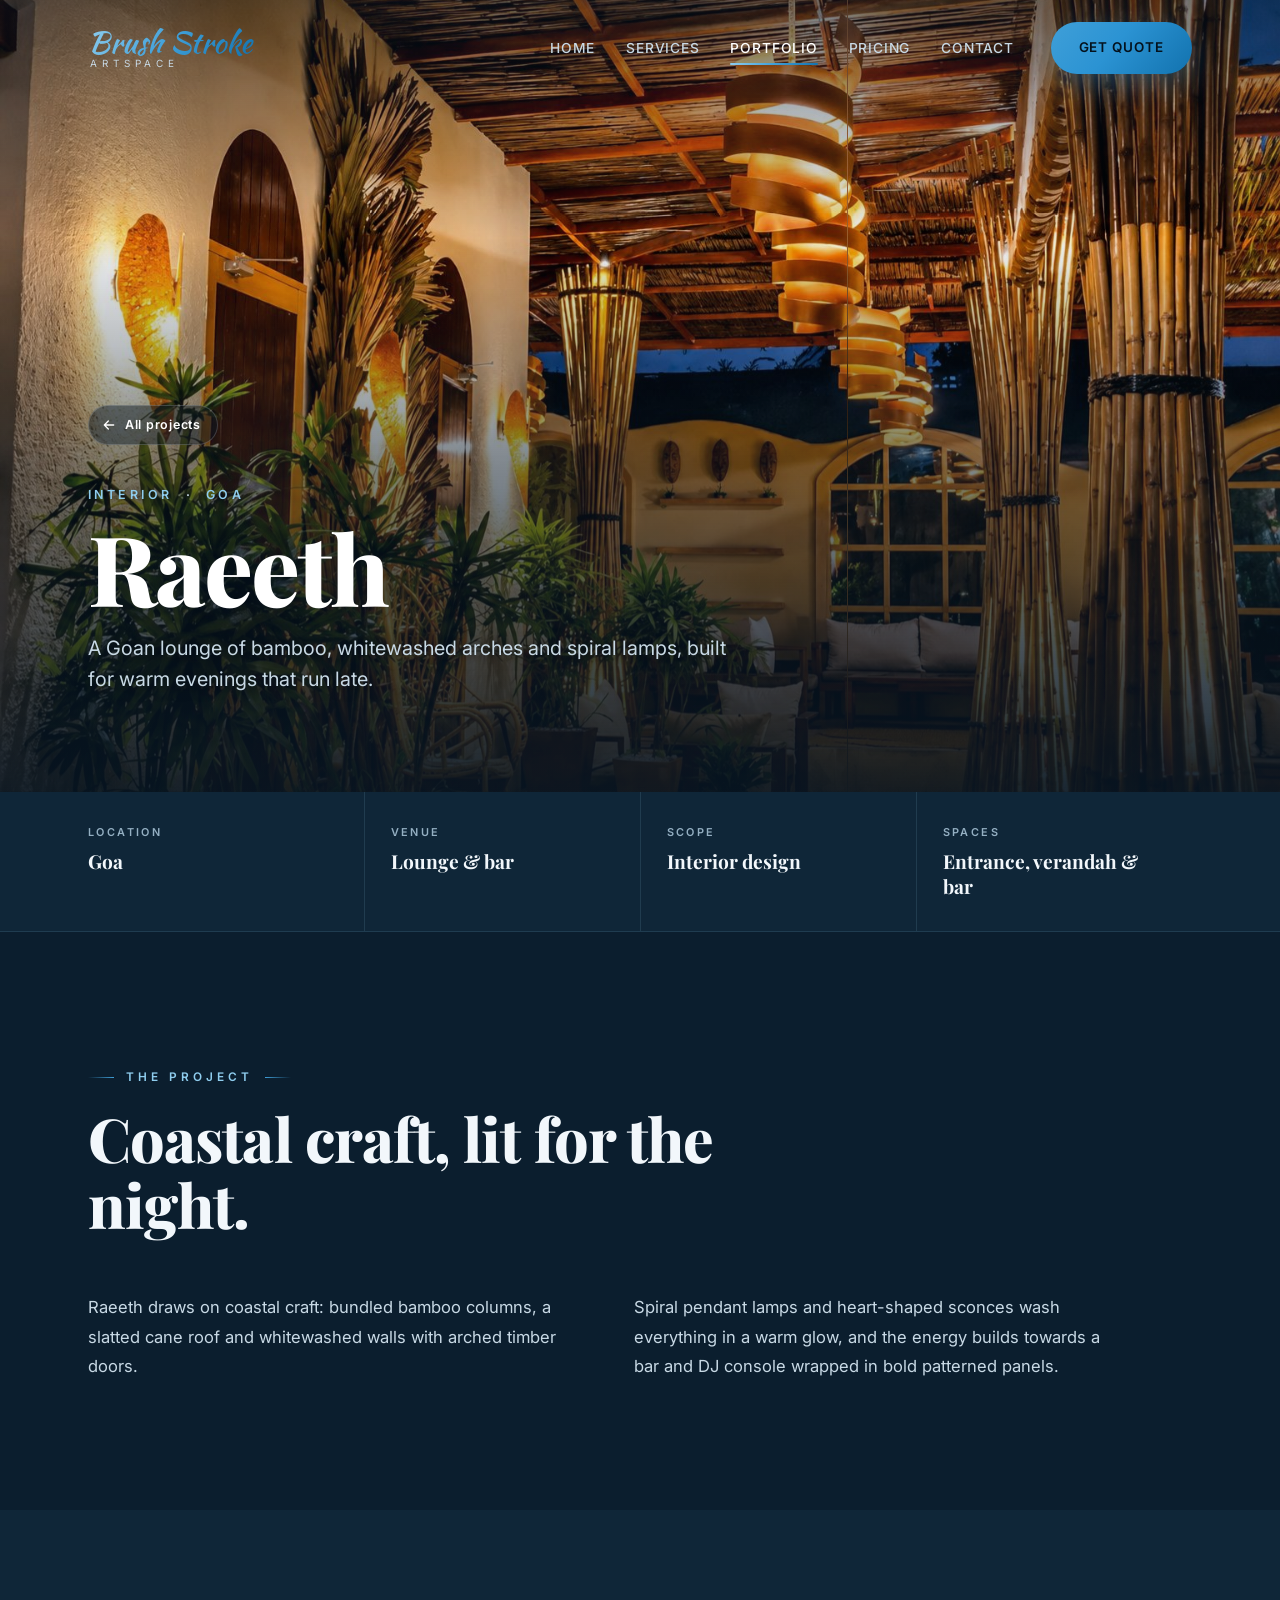
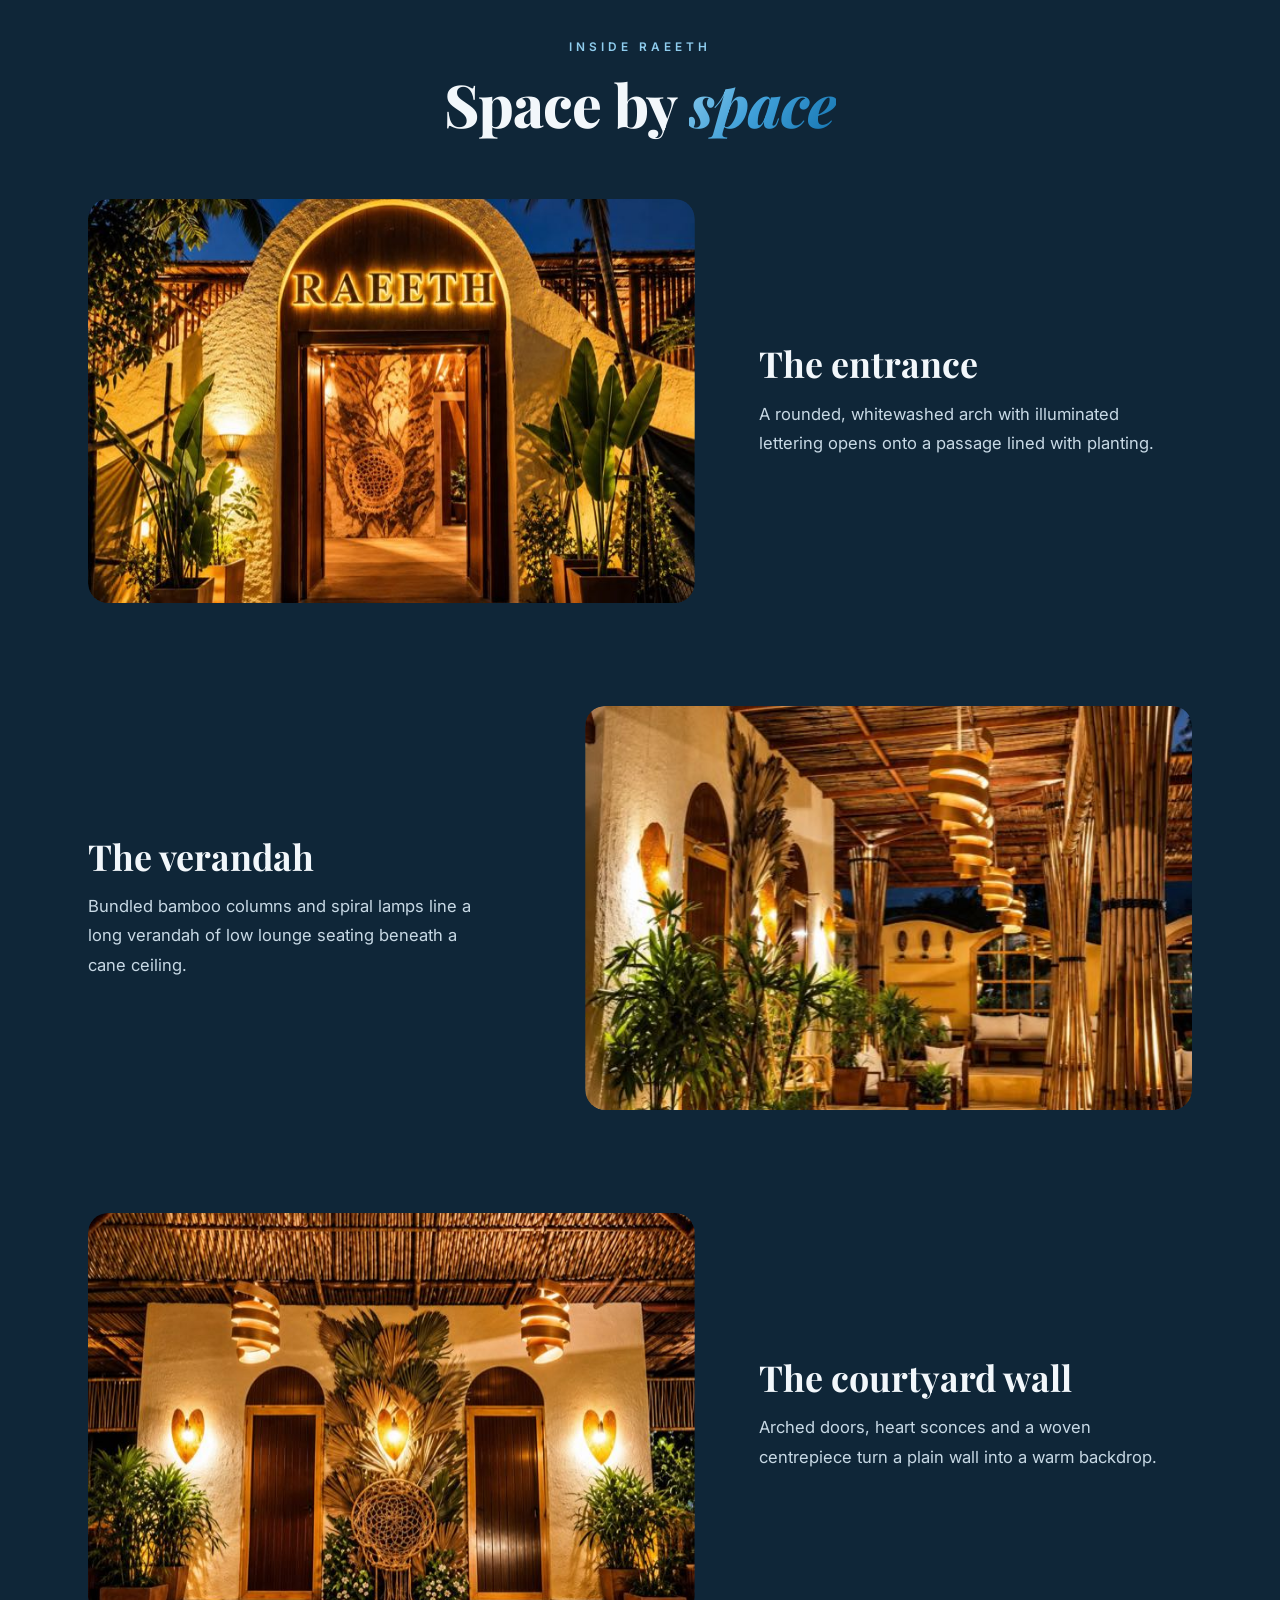
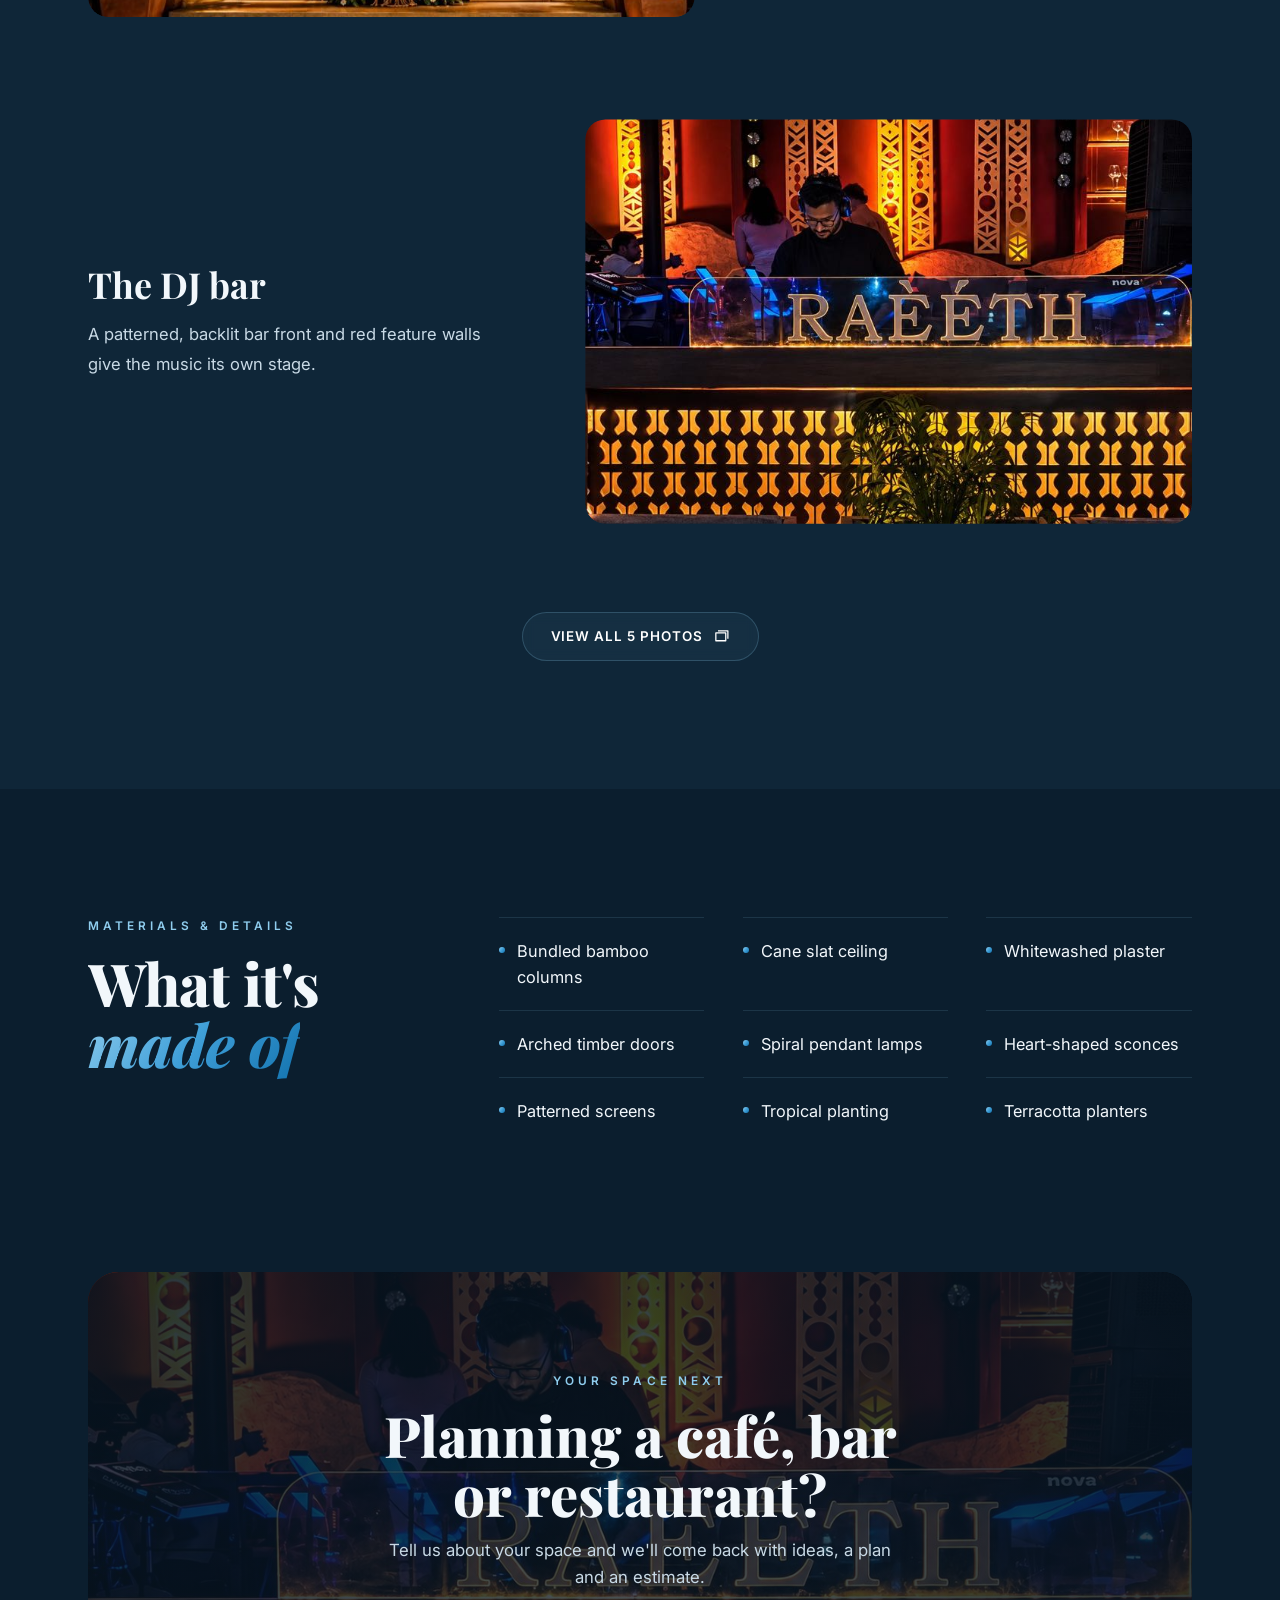
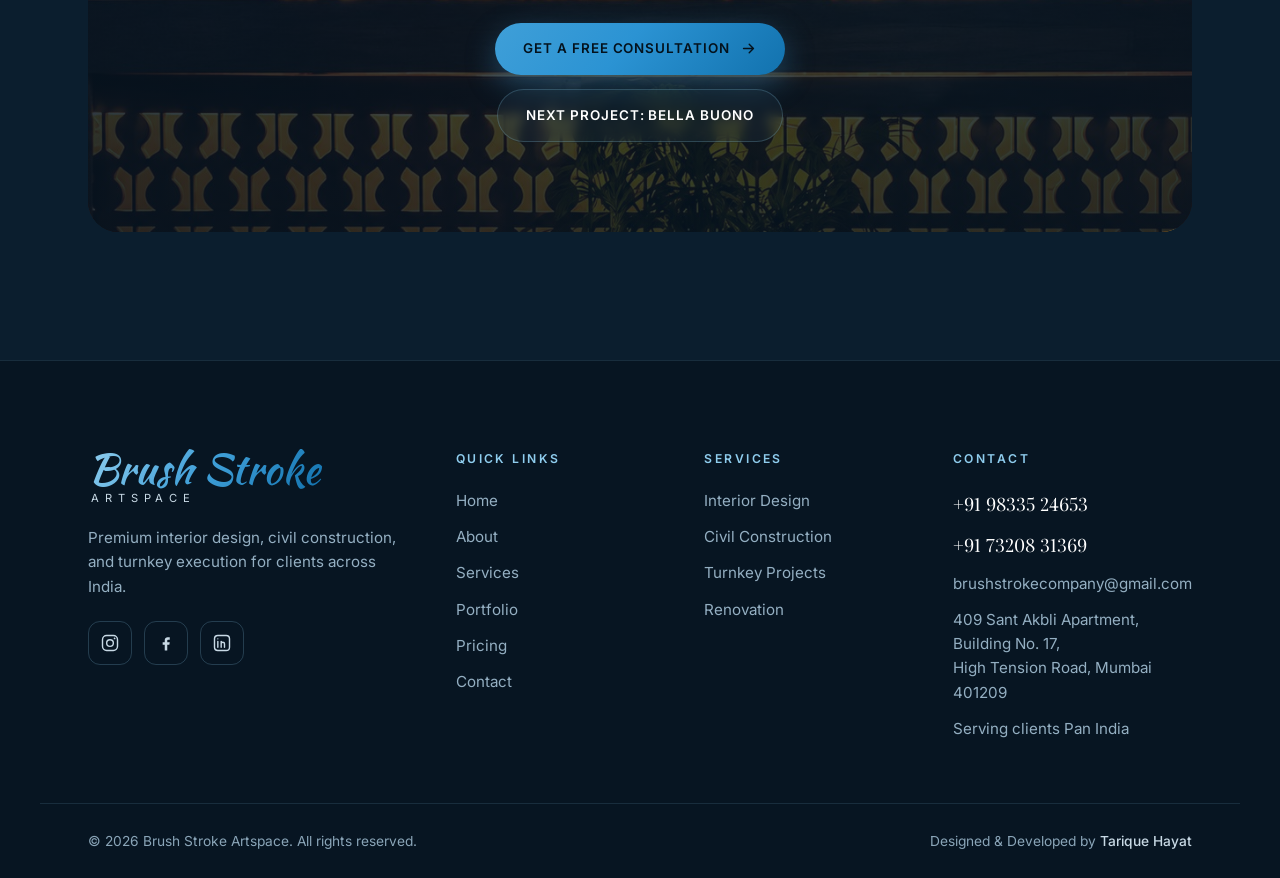
<file: projects/raeeth/index.html>
<!DOCTYPE html>
<!-- GENERATED by scripts/build-portfolio.js from projects.js — edit those, not this file. -->
<html lang="en-IN">
<head>
  <meta charset="UTF-8" />
  <script>document.documentElement.classList.add('js');</script>
  <!-- Back/Forward gets a plain crossfade instead of the forward fade-and-rise. Must run
       before first render: the cross-page transition is revealed on this (new) page. -->
  <script>addEventListener('pagereveal',function(e){var a=window.navigation&&navigation.activation;if(e.viewTransition&&a&&a.navigationType==='traverse')e.viewTransition.types.add('back')});</script>
  <meta name="viewport" content="width=device-width, initial-scale=1.0" />
  <meta name="theme-color" content="#0B1E2E" />
  <!-- every relative URL on this page resolves from the site root -->
  <base href="/" />
  <title>Raeeth — Lounge &amp; Bar Interior Design, Goa | Brush Stroke</title>
  <meta name="description" content="A Goan lounge of bamboo, whitewashed arches and spiral lamps, built for warm evenings that run late." />
  <meta name="robots" content="index, follow, max-image-preview:large" />
  <meta property="og:title" content="Raeeth — Interiors by Brush Stroke" />
  <meta property="og:description" content="A Goan lounge of bamboo, whitewashed arches and spiral lamps, built for warm evenings that run late." />
  <meta property="og:type" content="article" />
  <meta property="og:site_name" content="Brush Stroke" />
  <meta property="og:locale" content="en_IN" />
  <link rel="canonical" href="https://brushstrokeartspace.com/projects/raeeth/" />
  <meta property="og:url" content="https://brushstrokeartspace.com/projects/raeeth/" />
  <meta property="og:image" content="https://brushstrokeartspace.com/assets/portfolio/raeeth/01.jpg" />
  <meta name="twitter:image" content="https://brushstrokeartspace.com/assets/portfolio/raeeth/01.jpg" />
  <meta property="og:image:alt" content="Raeeth, Goa — interior by Brush Stroke" />
  <meta name="twitter:card" content="summary_large_image" />
  <link rel="icon" type="image/png" href="assets/favicon-64.png" />
  <!-- Prerender a project page as soon as the visitor shows intent (hover on desktop, touch on
       phones): HTML, CSS and hero photo are ready, so the page fade starts at once. At most two
       pages are kept warm. Ignored by browsers without Speculation Rules. -->
  <script type="speculationrules">{"prerender":[{"where":{"href_matches":"/projects/*"},"eagerness":"moderate"}]}</script>
  <link rel="apple-touch-icon" href="assets/apple-touch-icon.png" />
  <link rel="preload" as="image" href="assets/hero/pp-raeeth-m.jpg" media="(max-width: 760px)" fetchpriority="high" />
  <link rel="preload" as="image" href="assets/portfolio/raeeth/01.jpg" media="(min-width: 761px)" fetchpriority="high" />
  <link rel="preconnect" href="https://fonts.googleapis.com" />
  <link rel="preconnect" href="https://fonts.gstatic.com" crossorigin />
  <link href="https://fonts.googleapis.com/css2?family=Playfair+Display:ital,wght@0,400;0,700;0,800;1,500;1,700&family=Inter:wght@400;500;600;700;800&family=Kaushan+Script&display=swap" rel="stylesheet" />
  <link rel="stylesheet" href="styles.css?v=36102cba" />
  <link rel="stylesheet" href="project.css?v=ff10b851" />
  <script>if(/[?&]theme=light\b/.test(location.search))document.write('<link rel="stylesheet" href="theme-light.css?v=b44accf1" />');</script>
  <script type="application/ld+json">{"@context":"https://schema.org","@graph":[{"@type":"CreativeWork","name":"Raeeth — lounge & bar interior design, Goa","description":"A Goan lounge of bamboo, whitewashed arches and spiral lamps, built for warm evenings that run late.","inLanguage":"en-IN","locationCreated":{"@type":"Place","name":"Goa"},"creator":{"@id":"https://brushstrokeartspace.com/#business"},"image":["https://brushstrokeartspace.com/assets/portfolio/raeeth/01.jpg","https://brushstrokeartspace.com/assets/portfolio/raeeth/02.jpg","https://brushstrokeartspace.com/assets/portfolio/raeeth/03.jpg","https://brushstrokeartspace.com/assets/portfolio/raeeth/04.jpg","https://brushstrokeartspace.com/assets/portfolio/raeeth/05.jpg"],"@id":"https://brushstrokeartspace.com/projects/raeeth/#work","url":"https://brushstrokeartspace.com/projects/raeeth/","mainEntityOfPage":"https://brushstrokeartspace.com/projects/raeeth/"},{"@type":"BreadcrumbList","itemListElement":[{"@type":"ListItem","position":1,"name":"Home","item":"https://brushstrokeartspace.com/"},{"@type":"ListItem","position":2,"name":"Projects","item":"https://brushstrokeartspace.com/#portfolio"},{"@type":"ListItem","position":3,"name":"Raeeth","item":"https://brushstrokeartspace.com/projects/raeeth/"}]}]}</script>
</head>
<body class="pp">
  <div class="scroll-progress" id="scrollProgress" aria-hidden="true"></div>

  <header class="nav" id="nav">
    <div class="container nav__wrap">
      <a href="#home" class="brand" aria-label="Brush Stroke Artspace home">
        <span class="brand__script">Brush Stroke</span>
        <span class="brand__sub">Artspace</span>
      </a>
      <nav class="nav__links" id="navLinks" aria-label="Primary">
        <a href="#home" class="nav__link">Home</a>
        <a href="#services" class="nav__link">Services</a>
        <a href="#portfolio" class="nav__link is-active" aria-current="page">Portfolio</a>
        <a href="#pricing" class="nav__link">Pricing</a>
        <a href="#contact" class="nav__link">Contact</a>
        <a href="#contact" class="btn btn--primary nav__cta magnetic"><span>Get Quote</span></a>
      </nav>
      <button class="nav__toggle" id="navToggle" aria-label="Open menu" aria-expanded="false">
        <span></span><span></span><span></span>
      </button>
    </div>
  </header>

  <main>
    <section class="pp-hero">
      <span class="pp-hero__lqip" aria-hidden="true" style="background-image:url('[data-uri]')"></span>
      <picture>
        <source media="(max-width: 760px)" srcset="assets/hero/pp-raeeth-m.jpg" />
        <img class="pp-hero__img" src="assets/portfolio/raeeth/01.jpg" alt="Raeeth, Goa — lounge &amp; bar interior design by Brush Stroke" fetchpriority="high" />
      </picture>
      <div class="container pp-hero__inner">
        <a class="pp-back reveal" data-reveal href="#portfolio"><svg viewBox="0 0 24 24" width="16" height="16" aria-hidden="true"><path d="M19 12H5M11 6l-6 6 6 6" fill="none" stroke="currentColor" stroke-width="2" stroke-linecap="round" stroke-linejoin="round"/></svg>All projects</a>
        <p class="pp-eyebrow reveal" data-reveal data-delay="80">Interior <span aria-hidden="true">·</span> Goa</p>
        <h1 class="reveal" data-reveal data-delay="160"><span class="pp-hero__title">Raeeth</span></h1>
        <p class="pp-hero__lead reveal" data-reveal data-delay="320">A Goan lounge of bamboo, whitewashed arches and spiral lamps, built for warm evenings that run late.</p>
      </div>
    </section>

    <section class="pp-facts" aria-label="Project facts">
      <div class="container">
        <dl>
          <div class="reveal" data-reveal data-delay="0"><dt>Location</dt><dd>Goa</dd></div>
          <div class="reveal" data-reveal data-delay="90"><dt>Venue</dt><dd>Lounge &amp; bar</dd></div>
          <div class="reveal" data-reveal data-delay="180"><dt>Scope</dt><dd>Interior design</dd></div>
          <div class="reveal" data-reveal data-delay="270"><dt>Spaces</dt><dd>Entrance, verandah &amp; bar</dd></div>
        </dl>
      </div>
    </section>

    <section class="pp-section pp-overview" aria-label="About the project">
      <div class="container">
        <span class="kicker reveal" data-reveal>The project</span>
        <h2 class="pp-statement reveal" data-reveal data-delay="80">Coastal craft, lit for the night.</h2>
        <div class="pp-overview__body reveal" data-reveal data-delay="180">
          <p>Raeeth draws on coastal craft: bundled bamboo columns, a slatted cane roof and whitewashed walls with arched timber doors.</p>
          <p>Spiral pendant lamps and heart-shaped sconces wash everything in a warm glow, and the energy builds towards a bar and DJ console wrapped in bold patterned panels.</p>
        </div>
      </div>
    </section>

    <section class="pp-section pp-section--alt pp-spaces" aria-label="Spaces">
      <div class="container">
        <header class="sec-head reveal" data-reveal>
          <span class="kicker">Inside Raeeth</span>
          <h2 class="sec-title">Space by <em>space</em></h2>
        </header>
        <div class="pp-spaces__list">
        <article class="pp-space reveal" data-reveal>
          <button class="pp-space__img" type="button" data-lb-project="4" data-lb-index="1"
            aria-label="Open photo: The entrance">
            <!-- data-src: released by script.js once the hero photo has loaded, so on a slow
                 connection these never compete with it (noscript keeps them for no-JS) -->
            <img data-src="assets/portfolio/raeeth/thumb/02.jpg" alt="Raeeth, Goa — the entrance" loading="lazy" decoding="async" />
            <noscript><img src="assets/portfolio/raeeth/thumb/02.jpg" alt="Raeeth, Goa — the entrance" /></noscript>
          </button>
          <div class="pp-space__text">
            <h3>The entrance</h3>
            <p>A rounded, whitewashed arch with illuminated lettering opens onto a passage lined with planting.</p>
          </div>
        </article>
        <article class="pp-space reveal" data-reveal>
          <button class="pp-space__img" type="button" data-lb-project="4" data-lb-index="3"
            aria-label="Open photo: The verandah">
            <!-- data-src: released by script.js once the hero photo has loaded, so on a slow
                 connection these never compete with it (noscript keeps them for no-JS) -->
            <img data-src="assets/portfolio/raeeth/thumb/04.jpg" alt="Raeeth, Goa — the verandah" loading="lazy" decoding="async" />
            <noscript><img src="assets/portfolio/raeeth/thumb/04.jpg" alt="Raeeth, Goa — the verandah" /></noscript>
          </button>
          <div class="pp-space__text">
            <h3>The verandah</h3>
            <p>Bundled bamboo columns and spiral lamps line a long verandah of low lounge seating beneath a cane ceiling.</p>
          </div>
        </article>
        <article class="pp-space reveal" data-reveal>
          <button class="pp-space__img" type="button" data-lb-project="4" data-lb-index="2"
            aria-label="Open photo: The courtyard wall">
            <!-- data-src: released by script.js once the hero photo has loaded, so on a slow
                 connection these never compete with it (noscript keeps them for no-JS) -->
            <img data-src="assets/portfolio/raeeth/thumb/03.jpg" alt="Raeeth, Goa — the courtyard wall" loading="lazy" decoding="async" />
            <noscript><img src="assets/portfolio/raeeth/thumb/03.jpg" alt="Raeeth, Goa — the courtyard wall" /></noscript>
          </button>
          <div class="pp-space__text">
            <h3>The courtyard wall</h3>
            <p>Arched doors, heart sconces and a woven centrepiece turn a plain wall into a warm backdrop.</p>
          </div>
        </article>
        <article class="pp-space reveal" data-reveal>
          <button class="pp-space__img" type="button" data-lb-project="4" data-lb-index="4"
            aria-label="Open photo: The DJ bar">
            <!-- data-src: released by script.js once the hero photo has loaded, so on a slow
                 connection these never compete with it (noscript keeps them for no-JS) -->
            <img data-src="assets/portfolio/raeeth/thumb/05.jpg" alt="Raeeth, Goa — the dj bar" loading="lazy" decoding="async" />
            <noscript><img src="assets/portfolio/raeeth/thumb/05.jpg" alt="Raeeth, Goa — the dj bar" /></noscript>
          </button>
          <div class="pp-space__text">
            <h3>The DJ bar</h3>
            <p>A patterned, backlit bar front and red feature walls give the music its own stage.</p>
          </div>
        </article>
        </div>
        <div class="pp-spaces__more reveal" data-reveal>
          <button class="btn btn--ghost" type="button" data-lb-all="4"><span>View all 5 photos</span>
            <svg viewBox="0 0 24 24" class="btn__ico" aria-hidden="true"><path d="M4 7h14v11H4zM7 4h14v11" fill="none" stroke="currentColor" stroke-width="1.8" stroke-linejoin="round"/></svg></button>
        </div>
      </div>
    </section>

    <section class="pp-section pp-materials" aria-label="Materials and details">
      <div class="container pp-materials__wrap">
        <header class="sec-head sec-head--left reveal" data-reveal>
          <span class="kicker">Materials &amp; details</span>
          <h2 class="sec-title">What it's <em>made of</em></h2>
        </header>
        <ul class="pp-materials__list">
          <li class="reveal" data-reveal data-delay="0">Bundled bamboo columns</li>
          <li class="reveal" data-reveal data-delay="70">Cane slat ceiling</li>
          <li class="reveal" data-reveal data-delay="140">Whitewashed plaster</li>
          <li class="reveal" data-reveal data-delay="0">Arched timber doors</li>
          <li class="reveal" data-reveal data-delay="70">Spiral pendant lamps</li>
          <li class="reveal" data-reveal data-delay="140">Heart-shaped sconces</li>
          <li class="reveal" data-reveal data-delay="0">Patterned screens</li>
          <li class="reveal" data-reveal data-delay="70">Tropical planting</li>
          <li class="reveal" data-reveal data-delay="140">Terracotta planters</li>
        </ul>
      </div>
    </section>

    <section class="pp-section pp-cta" aria-label="Start a project">
      <div class="container">
        <div class="pp-cta__panel reveal" data-reveal>
          <picture>
            <source media="(max-width: 760px)" srcset="assets/portfolio/raeeth/thumb/05.jpg" />
            <img class="pp-cta__img" src="assets/portfolio/raeeth/05.jpg" alt="" loading="lazy" decoding="async" />
          </picture>
          <div class="pp-cta__content">
            <span class="kicker">Your space next</span>
            <h2>Planning a café, bar<br/>or restaurant?</h2>
            <p>Tell us about your space and we'll come back with ideas, a plan and an estimate.</p>
            <div class="pp-cta__actions">
              <a href="#contact" class="btn btn--primary"><span>Get a Free Consultation</span>
                <svg viewBox="0 0 24 24" class="btn__ico" aria-hidden="true"><path d="M5 12h14M13 6l6 6-6 6" fill="none" stroke="currentColor" stroke-width="2" stroke-linecap="round" stroke-linejoin="round"/></svg></a>
              <a href="projects/bella-buono/" class="btn btn--ghost"><span>Next project: Bella Buono</span></a>
            </div>
          </div>
        </div>
      </div>
    </section>
  </main>

  <footer class="footer">
    <div class="container footer__grid">
      <div class="footer__brand">
        <!-- Same brand lockup as the header (.brand / .brand__script / .brand__sub),
             just scaled up for the footer — one brand treatment across the site
             instead of a separate image logo in a white card. -->
        <a href="#home" class="brand footer__logo" aria-label="Brush Stroke Artspace — back to top">
          <span class="brand__script">Brush Stroke</span>
          <span class="brand__sub">Artspace</span>
        </a>
        <p>Premium interior design, civil construction, and turnkey execution for clients across India.</p>
        <!-- QA-006: LinkedIn and Instagram are live (URLs supplied by the owner). Facebook is
             still an href="#" placeholder — a real profile URL has deliberately NOT been invented.
             ACTION: supply that URL, or remove the icon until the profile exists. -->
        <div class="footer__social">
          <a href="https://www.instagram.com/brushstrokeartspace/" aria-label="Brush Stroke Artspace on Instagram (opens in a new tab)" target="_blank" rel="noopener noreferrer"><svg viewBox="0 0 24 24"><rect x="3" y="3" width="18" height="18" rx="5" fill="none" stroke="currentColor" stroke-width="1.7"/><circle cx="12" cy="12" r="4" fill="none" stroke="currentColor" stroke-width="1.7"/><circle cx="17.5" cy="6.5" r="1.1" fill="currentColor"/></svg></a>
          <a href="https://www.facebook.com/share/19zfJt46u4/" aria-label="Brush Stroke Artspace on Facebook (opens in a new tab)" target="_blank" rel="noopener noreferrer"><svg viewBox="0 0 24 24"><path d="M14 8h2.5V5H14c-2 0-3.5 1.5-3.5 3.5V11H8v3h2.5v7h3v-7H16l.5-3h-3V8.8c0-.5.4-.8 .9-.8z" fill="currentColor"/></svg></a>
          <a href="https://www.linkedin.com/in/brush-stroke-art-space-407026342/" aria-label="Brush Stroke Artspace on LinkedIn (opens in a new tab)" target="_blank" rel="noopener noreferrer"><svg viewBox="0 0 24 24"><rect x="3" y="3" width="18" height="18" rx="4" fill="none" stroke="currentColor" stroke-width="1.7"/><path d="M7 10v7M7 7v.01M11 17v-4a2 2 0 0 1 4 0v4M11 10v7" fill="none" stroke="currentColor" stroke-width="1.7" stroke-linecap="round"/></svg></a>
        </div>
      </div>

      <div class="footer__col">
        <h3>Quick Links</h3>
        <a href="#home">Home</a><a href="#about">About</a><a href="#services">Services</a>
        <a href="#portfolio">Portfolio</a><a href="#pricing">Pricing</a>
        <a href="#contact">Contact</a>
      </div>
      <div class="footer__col">
        <h3>Services</h3>
        <a href="#services">Interior Design</a><a href="#services">Civil Construction</a>
        <a href="#services">Turnkey Projects</a>
        <!-- QA-008: "Renovation" is offered in the enquiry form but has NO service card,
             description or pricing anywhere on the site. Pointing it at #services sent
             users to a section that never mentions it. Routed to the enquiry form until
             the owner supplies approved Renovation copy + pricing. -->
        <a href="#contact">Renovation</a>
      </div>
      <div class="footer__col footer__contact">
        <h3>Contact</h3>
        <a href="tel:+919833524653">+91 98335 24653</a>
        <a href="tel:+917320831369">+91 73208 31369</a>
        <a href="mailto:brushstrokecompany@gmail.com">brushstrokecompany@gmail.com</a>
        <span>409 Sant Akbli Apartment, Building No. 17,<br />High Tension Road, Mumbai 401209</span>
        <span>Serving clients Pan India</span>
      </div>
    </div>
    <div class="container footer__bar">
      <p>© 2026 Brush Stroke Artspace. All rights reserved.</p>
      <p class="footer__credit">Designed &amp; Developed by
        <a href="https://tariqhayat.com" target="_blank" rel="noopener noreferrer">Tarique Hayat</a>
      </p>
    </div>
  </footer>

  <button class="to-top" id="toTop" aria-label="Back to top">
    <svg viewBox="0 0 24 24"><path d="M12 19V5M6 11l6-6 6 6" fill="none" stroke="currentColor" stroke-width="2" stroke-linecap="round" stroke-linejoin="round"/></svg>
  </button>

  <script src="pricing.js?v=e0a8774f" defer></script>
  <script src="projects.js?v=a8ee4482" defer></script>
  <script src="script.js?v=32f58d0c" defer></script>
</body>
</html>
</file>
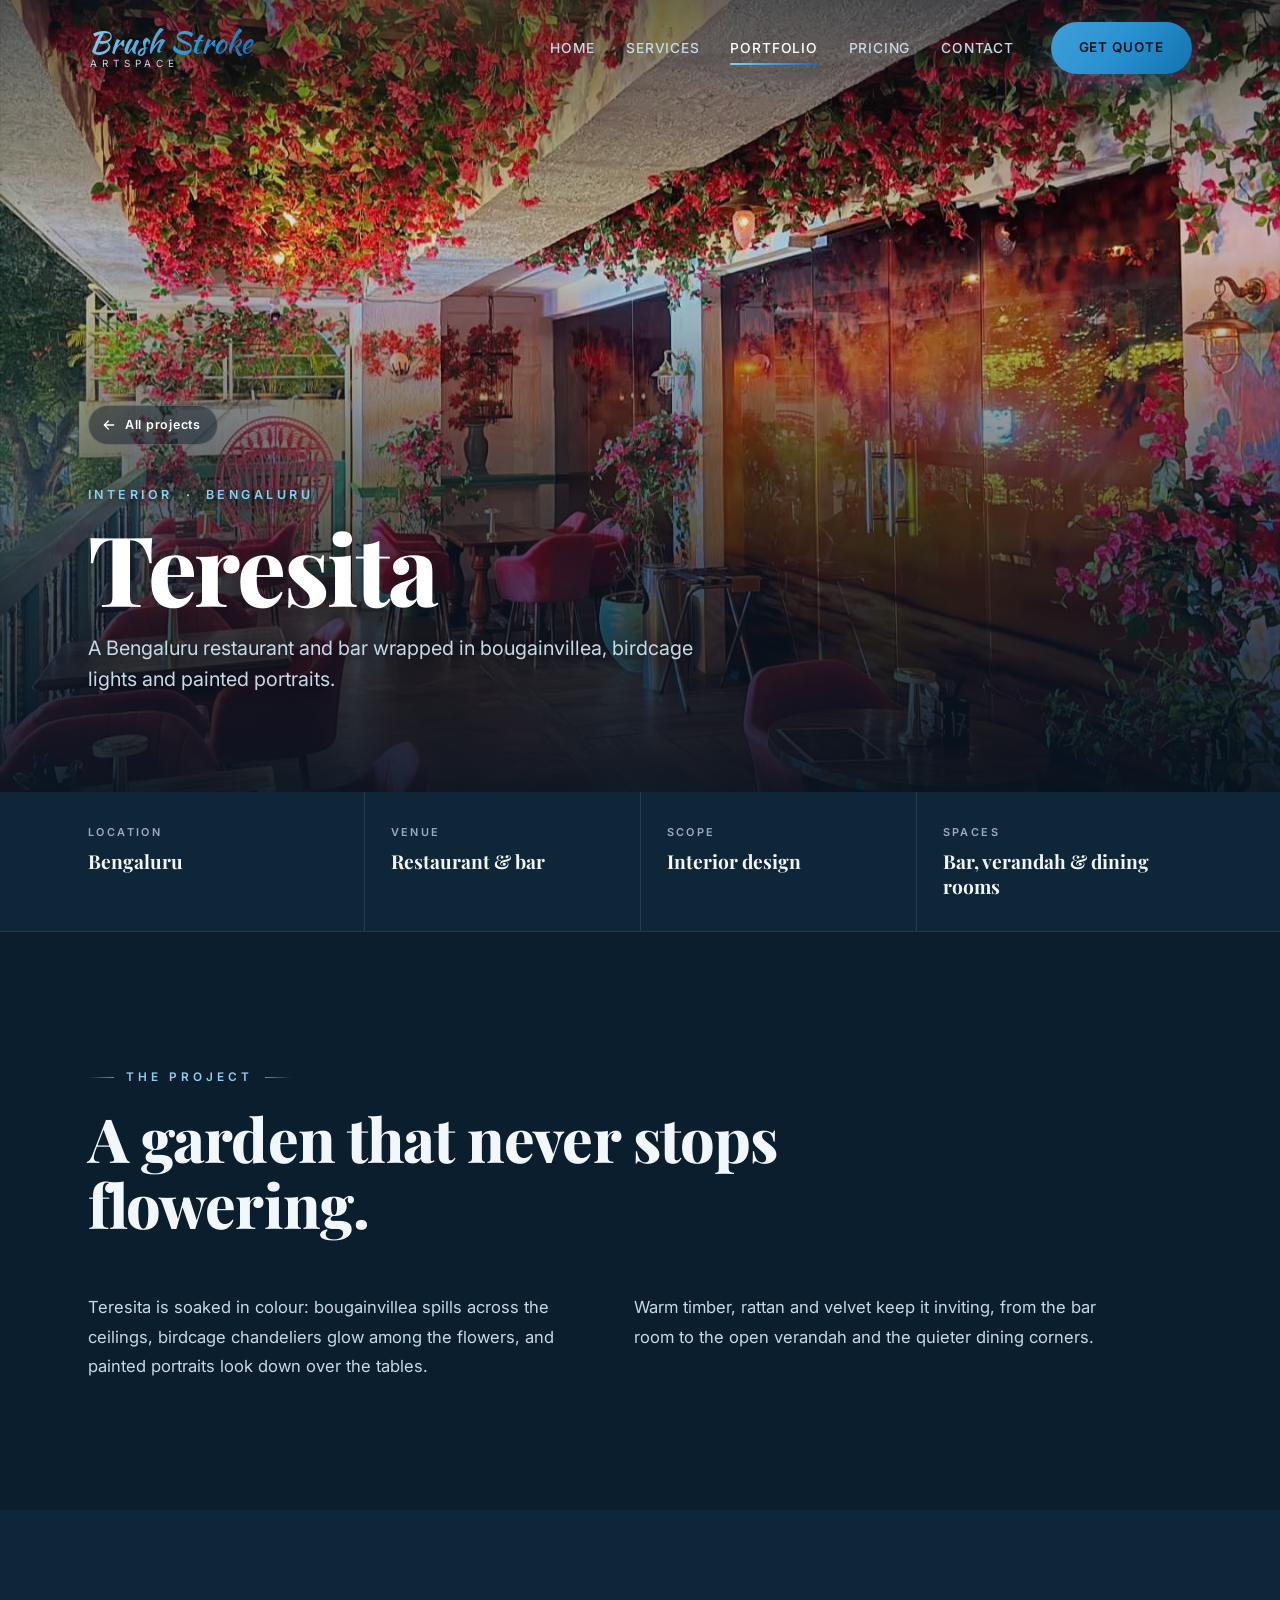
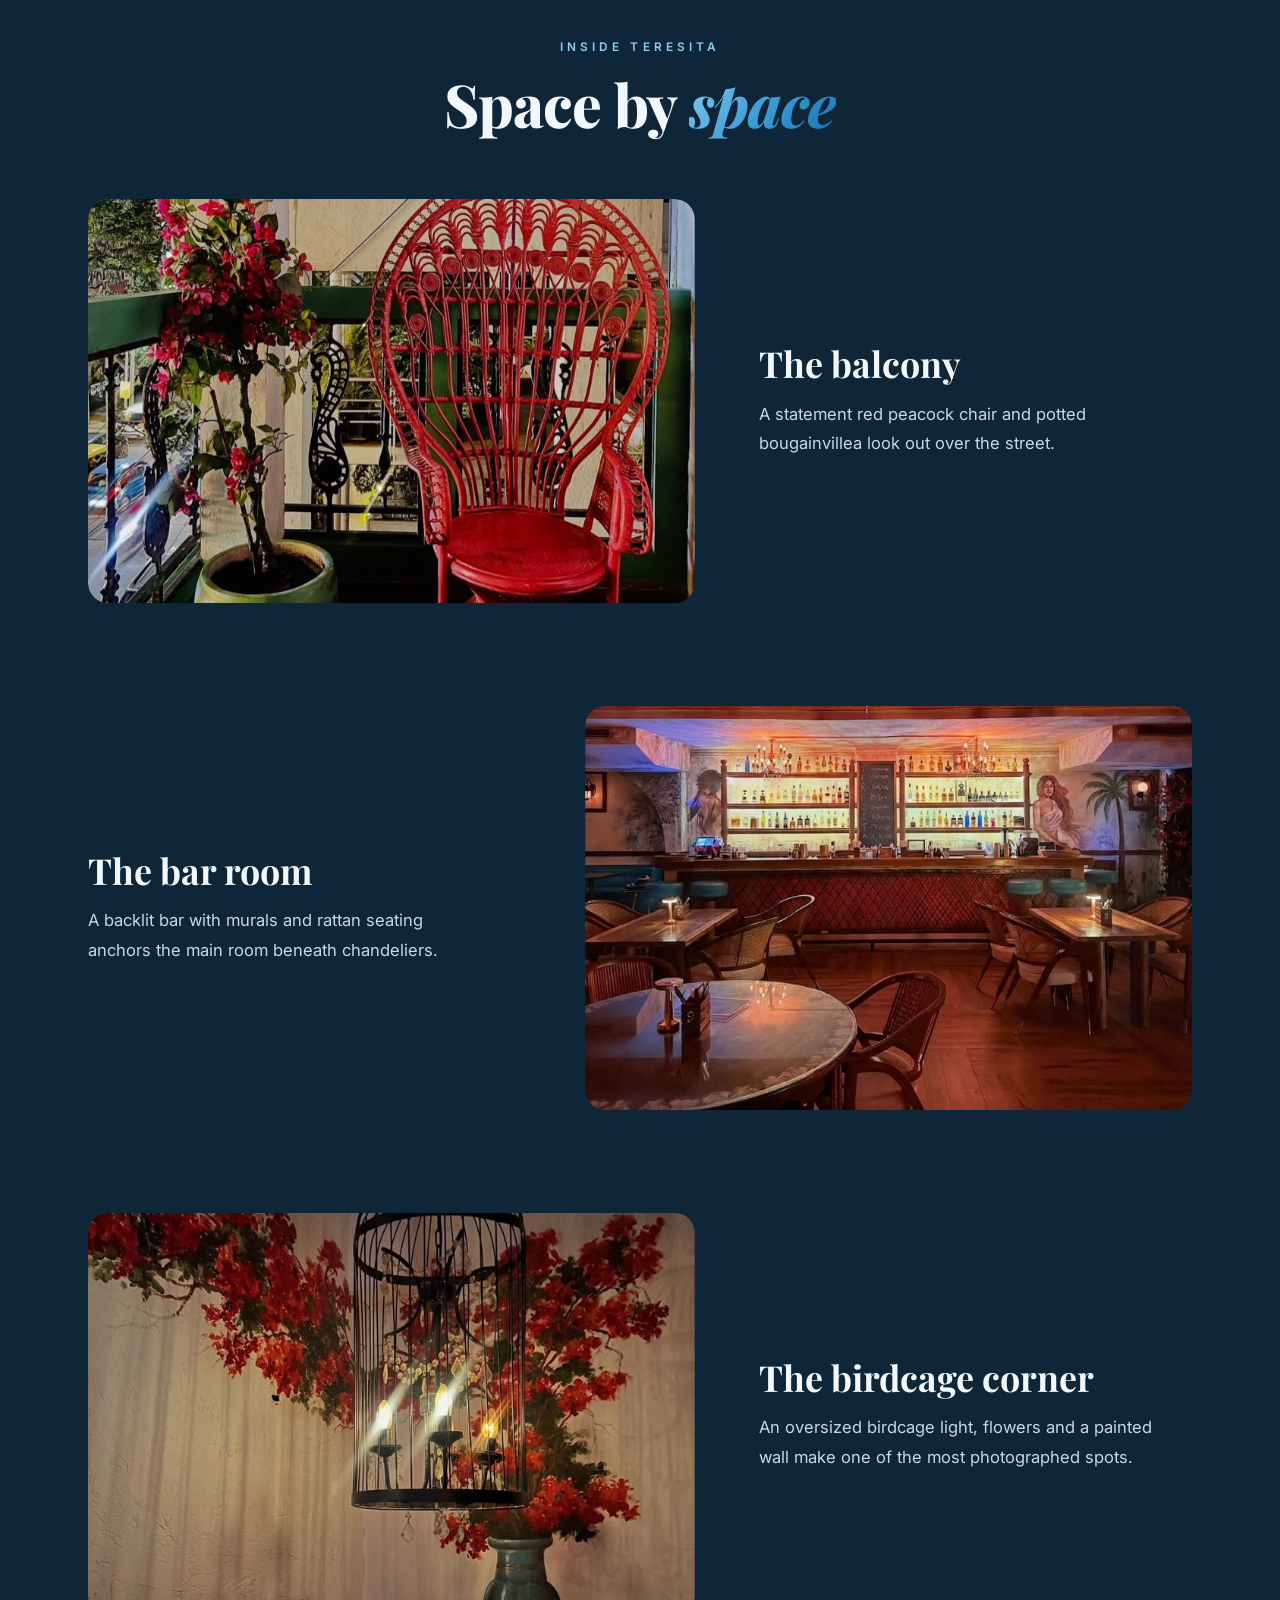
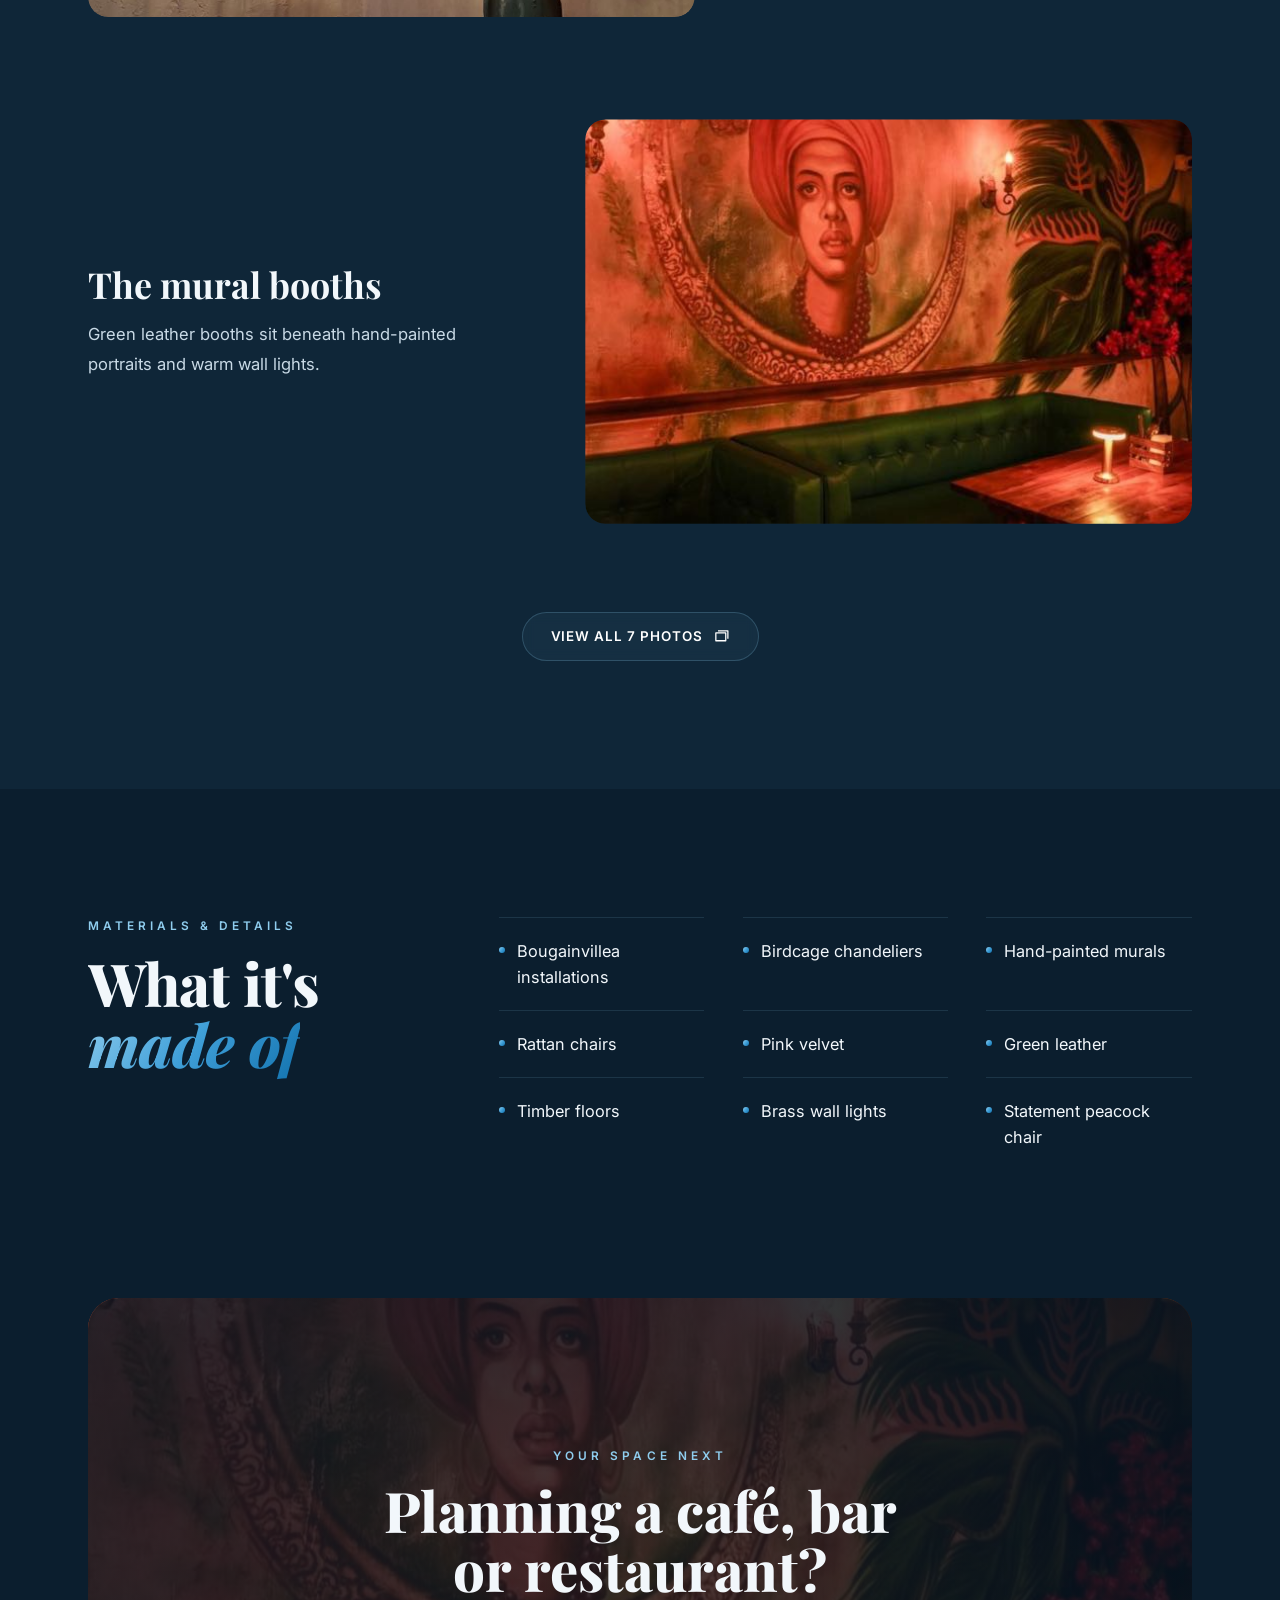
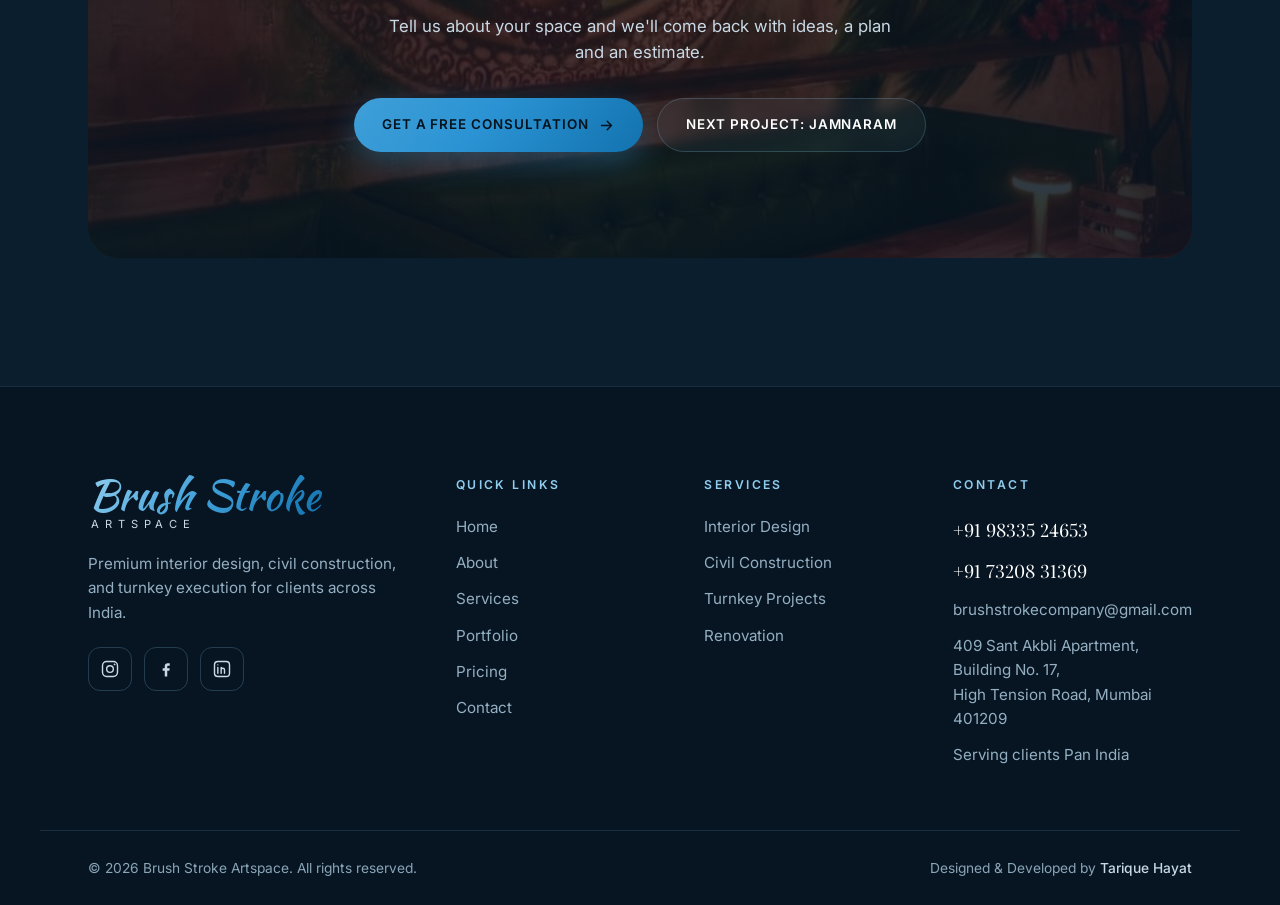
<file: projects/teresita/index.html>
<!DOCTYPE html>
<!-- GENERATED by scripts/build-portfolio.js from projects.js — edit those, not this file. -->
<html lang="en-IN">
<head>
  <meta charset="UTF-8" />
  <script>document.documentElement.classList.add('js');</script>
  <!-- Back/Forward gets a plain crossfade instead of the forward fade-and-rise. Must run
       before first render: the cross-page transition is revealed on this (new) page. -->
  <script>addEventListener('pagereveal',function(e){var a=window.navigation&&navigation.activation;if(e.viewTransition&&a&&a.navigationType==='traverse')e.viewTransition.types.add('back')});</script>
  <meta name="viewport" content="width=device-width, initial-scale=1.0" />
  <meta name="theme-color" content="#0B1E2E" />
  <!-- every relative URL on this page resolves from the site root -->
  <base href="/" />
  <title>Teresita — Restaurant &amp; Bar Interior Design, Bengaluru</title>
  <meta name="description" content="A Bengaluru restaurant and bar wrapped in bougainvillea, birdcage lights and painted portraits." />
  <meta name="robots" content="index, follow, max-image-preview:large" />
  <meta property="og:title" content="Teresita — Interiors by Brush Stroke" />
  <meta property="og:description" content="A Bengaluru restaurant and bar wrapped in bougainvillea, birdcage lights and painted portraits." />
  <meta property="og:type" content="article" />
  <meta property="og:site_name" content="Brush Stroke" />
  <meta property="og:locale" content="en_IN" />
  <link rel="canonical" href="https://brushstrokeartspace.com/projects/teresita/" />
  <meta property="og:url" content="https://brushstrokeartspace.com/projects/teresita/" />
  <meta property="og:image" content="https://brushstrokeartspace.com/assets/portfolio/teresita/02.jpg" />
  <meta name="twitter:image" content="https://brushstrokeartspace.com/assets/portfolio/teresita/02.jpg" />
  <meta property="og:image:alt" content="Teresita, Bengaluru — interior by Brush Stroke" />
  <meta name="twitter:card" content="summary_large_image" />
  <link rel="icon" type="image/png" href="assets/favicon-64.png" />
  <!-- Prerender a project page as soon as the visitor shows intent (hover on desktop, touch on
       phones): HTML, CSS and hero photo are ready, so the page fade starts at once. At most two
       pages are kept warm. Ignored by browsers without Speculation Rules. -->
  <script type="speculationrules">{"prerender":[{"where":{"href_matches":"/projects/*"},"eagerness":"moderate"}]}</script>
  <link rel="apple-touch-icon" href="assets/apple-touch-icon.png" />
  <link rel="preload" as="image" href="assets/hero/pp-teresita-m.jpg" media="(max-width: 760px)" fetchpriority="high" />
  <link rel="preload" as="image" href="assets/portfolio/teresita/02.jpg" media="(min-width: 761px)" fetchpriority="high" />
  <link rel="preconnect" href="https://fonts.googleapis.com" />
  <link rel="preconnect" href="https://fonts.gstatic.com" crossorigin />
  <link href="https://fonts.googleapis.com/css2?family=Playfair+Display:ital,wght@0,400;0,700;0,800;1,500;1,700&family=Inter:wght@400;500;600;700;800&family=Kaushan+Script&display=swap" rel="stylesheet" />
  <link rel="stylesheet" href="styles.css?v=36102cba" />
  <link rel="stylesheet" href="project.css?v=ff10b851" />
  <script>if(/[?&]theme=light\b/.test(location.search))document.write('<link rel="stylesheet" href="theme-light.css?v=b44accf1" />');</script>
  <script type="application/ld+json">{"@context":"https://schema.org","@graph":[{"@type":"CreativeWork","name":"Teresita — restaurant & bar interior design, Bengaluru","description":"A Bengaluru restaurant and bar wrapped in bougainvillea, birdcage lights and painted portraits.","inLanguage":"en-IN","locationCreated":{"@type":"Place","name":"Bengaluru"},"creator":{"@id":"https://brushstrokeartspace.com/#business"},"image":["https://brushstrokeartspace.com/assets/portfolio/teresita/01.jpg","https://brushstrokeartspace.com/assets/portfolio/teresita/02.jpg","https://brushstrokeartspace.com/assets/portfolio/teresita/03.jpg","https://brushstrokeartspace.com/assets/portfolio/teresita/04.jpg","https://brushstrokeartspace.com/assets/portfolio/teresita/05.jpg","https://brushstrokeartspace.com/assets/portfolio/teresita/06.jpg","https://brushstrokeartspace.com/assets/portfolio/teresita/07.jpg"],"@id":"https://brushstrokeartspace.com/projects/teresita/#work","url":"https://brushstrokeartspace.com/projects/teresita/","mainEntityOfPage":"https://brushstrokeartspace.com/projects/teresita/"},{"@type":"BreadcrumbList","itemListElement":[{"@type":"ListItem","position":1,"name":"Home","item":"https://brushstrokeartspace.com/"},{"@type":"ListItem","position":2,"name":"Projects","item":"https://brushstrokeartspace.com/#portfolio"},{"@type":"ListItem","position":3,"name":"Teresita","item":"https://brushstrokeartspace.com/projects/teresita/"}]}]}</script>
</head>
<body class="pp">
  <div class="scroll-progress" id="scrollProgress" aria-hidden="true"></div>

  <header class="nav" id="nav">
    <div class="container nav__wrap">
      <a href="#home" class="brand" aria-label="Brush Stroke Artspace home">
        <span class="brand__script">Brush Stroke</span>
        <span class="brand__sub">Artspace</span>
      </a>
      <nav class="nav__links" id="navLinks" aria-label="Primary">
        <a href="#home" class="nav__link">Home</a>
        <a href="#services" class="nav__link">Services</a>
        <a href="#portfolio" class="nav__link is-active" aria-current="page">Portfolio</a>
        <a href="#pricing" class="nav__link">Pricing</a>
        <a href="#contact" class="nav__link">Contact</a>
        <a href="#contact" class="btn btn--primary nav__cta magnetic"><span>Get Quote</span></a>
      </nav>
      <button class="nav__toggle" id="navToggle" aria-label="Open menu" aria-expanded="false">
        <span></span><span></span><span></span>
      </button>
    </div>
  </header>

  <main>
    <section class="pp-hero">
      <span class="pp-hero__lqip" aria-hidden="true" style="background-image:url('[data-uri]')"></span>
      <picture>
        <source media="(max-width: 760px)" srcset="assets/hero/pp-teresita-m.jpg" />
        <img class="pp-hero__img" src="assets/portfolio/teresita/02.jpg" alt="Teresita, Bengaluru — restaurant &amp; bar interior design by Brush Stroke" fetchpriority="high" />
      </picture>
      <div class="container pp-hero__inner">
        <a class="pp-back reveal" data-reveal href="#portfolio"><svg viewBox="0 0 24 24" width="16" height="16" aria-hidden="true"><path d="M19 12H5M11 6l-6 6 6 6" fill="none" stroke="currentColor" stroke-width="2" stroke-linecap="round" stroke-linejoin="round"/></svg>All projects</a>
        <p class="pp-eyebrow reveal" data-reveal data-delay="80">Interior <span aria-hidden="true">·</span> Bengaluru</p>
        <h1 class="reveal" data-reveal data-delay="160"><span class="pp-hero__title">Teresita</span></h1>
        <p class="pp-hero__lead reveal" data-reveal data-delay="320">A Bengaluru restaurant and bar wrapped in bougainvillea, birdcage lights and painted portraits.</p>
      </div>
    </section>

    <section class="pp-facts" aria-label="Project facts">
      <div class="container">
        <dl>
          <div class="reveal" data-reveal data-delay="0"><dt>Location</dt><dd>Bengaluru</dd></div>
          <div class="reveal" data-reveal data-delay="90"><dt>Venue</dt><dd>Restaurant &amp; bar</dd></div>
          <div class="reveal" data-reveal data-delay="180"><dt>Scope</dt><dd>Interior design</dd></div>
          <div class="reveal" data-reveal data-delay="270"><dt>Spaces</dt><dd>Bar, verandah &amp; dining rooms</dd></div>
        </dl>
      </div>
    </section>

    <section class="pp-section pp-overview" aria-label="About the project">
      <div class="container">
        <span class="kicker reveal" data-reveal>The project</span>
        <h2 class="pp-statement reveal" data-reveal data-delay="80">A garden that never stops flowering.</h2>
        <div class="pp-overview__body reveal" data-reveal data-delay="180">
          <p>Teresita is soaked in colour: bougainvillea spills across the ceilings, birdcage chandeliers glow among the flowers, and painted portraits look down over the tables.</p>
          <p>Warm timber, rattan and velvet keep it inviting, from the bar room to the open verandah and the quieter dining corners.</p>
        </div>
      </div>
    </section>

    <section class="pp-section pp-section--alt pp-spaces" aria-label="Spaces">
      <div class="container">
        <header class="sec-head reveal" data-reveal>
          <span class="kicker">Inside Teresita</span>
          <h2 class="sec-title">Space by <em>space</em></h2>
        </header>
        <div class="pp-spaces__list">
        <article class="pp-space reveal" data-reveal>
          <button class="pp-space__img" type="button" data-lb-project="9" data-lb-index="3"
            aria-label="Open photo: The balcony">
            <!-- data-src: released by script.js once the hero photo has loaded, so on a slow
                 connection these never compete with it (noscript keeps them for no-JS) -->
            <img data-src="assets/portfolio/teresita/thumb/04.jpg" alt="Teresita, Bengaluru — the balcony" loading="lazy" decoding="async" />
            <noscript><img src="assets/portfolio/teresita/thumb/04.jpg" alt="Teresita, Bengaluru — the balcony" /></noscript>
          </button>
          <div class="pp-space__text">
            <h3>The balcony</h3>
            <p>A statement red peacock chair and potted bougainvillea look out over the street.</p>
          </div>
        </article>
        <article class="pp-space reveal" data-reveal>
          <button class="pp-space__img" type="button" data-lb-project="9" data-lb-index="0"
            aria-label="Open photo: The bar room">
            <!-- data-src: released by script.js once the hero photo has loaded, so on a slow
                 connection these never compete with it (noscript keeps them for no-JS) -->
            <img data-src="assets/portfolio/teresita/thumb/01.jpg" alt="Teresita, Bengaluru — the bar room" loading="lazy" decoding="async" />
            <noscript><img src="assets/portfolio/teresita/thumb/01.jpg" alt="Teresita, Bengaluru — the bar room" /></noscript>
          </button>
          <div class="pp-space__text">
            <h3>The bar room</h3>
            <p>A backlit bar with murals and rattan seating anchors the main room beneath chandeliers.</p>
          </div>
        </article>
        <article class="pp-space reveal" data-reveal>
          <button class="pp-space__img" type="button" data-lb-project="9" data-lb-index="4"
            aria-label="Open photo: The birdcage corner">
            <!-- data-src: released by script.js once the hero photo has loaded, so on a slow
                 connection these never compete with it (noscript keeps them for no-JS) -->
            <img data-src="assets/portfolio/teresita/thumb/05.jpg" alt="Teresita, Bengaluru — the birdcage corner" loading="lazy" decoding="async" />
            <noscript><img src="assets/portfolio/teresita/thumb/05.jpg" alt="Teresita, Bengaluru — the birdcage corner" /></noscript>
          </button>
          <div class="pp-space__text">
            <h3>The birdcage corner</h3>
            <p>An oversized birdcage light, flowers and a painted wall make one of the most photographed spots.</p>
          </div>
        </article>
        <article class="pp-space reveal" data-reveal>
          <button class="pp-space__img" type="button" data-lb-project="9" data-lb-index="5"
            aria-label="Open photo: The mural booths">
            <!-- data-src: released by script.js once the hero photo has loaded, so on a slow
                 connection these never compete with it (noscript keeps them for no-JS) -->
            <img data-src="assets/portfolio/teresita/thumb/06.jpg" alt="Teresita, Bengaluru — the mural booths" loading="lazy" decoding="async" />
            <noscript><img src="assets/portfolio/teresita/thumb/06.jpg" alt="Teresita, Bengaluru — the mural booths" /></noscript>
          </button>
          <div class="pp-space__text">
            <h3>The mural booths</h3>
            <p>Green leather booths sit beneath hand-painted portraits and warm wall lights.</p>
          </div>
        </article>
        </div>
        <div class="pp-spaces__more reveal" data-reveal>
          <button class="btn btn--ghost" type="button" data-lb-all="9"><span>View all 7 photos</span>
            <svg viewBox="0 0 24 24" class="btn__ico" aria-hidden="true"><path d="M4 7h14v11H4zM7 4h14v11" fill="none" stroke="currentColor" stroke-width="1.8" stroke-linejoin="round"/></svg></button>
        </div>
      </div>
    </section>

    <section class="pp-section pp-materials" aria-label="Materials and details">
      <div class="container pp-materials__wrap">
        <header class="sec-head sec-head--left reveal" data-reveal>
          <span class="kicker">Materials &amp; details</span>
          <h2 class="sec-title">What it's <em>made of</em></h2>
        </header>
        <ul class="pp-materials__list">
          <li class="reveal" data-reveal data-delay="0">Bougainvillea installations</li>
          <li class="reveal" data-reveal data-delay="70">Birdcage chandeliers</li>
          <li class="reveal" data-reveal data-delay="140">Hand-painted murals</li>
          <li class="reveal" data-reveal data-delay="0">Rattan chairs</li>
          <li class="reveal" data-reveal data-delay="70">Pink velvet</li>
          <li class="reveal" data-reveal data-delay="140">Green leather</li>
          <li class="reveal" data-reveal data-delay="0">Timber floors</li>
          <li class="reveal" data-reveal data-delay="70">Brass wall lights</li>
          <li class="reveal" data-reveal data-delay="140">Statement peacock chair</li>
        </ul>
      </div>
    </section>

    <section class="pp-section pp-cta" aria-label="Start a project">
      <div class="container">
        <div class="pp-cta__panel reveal" data-reveal>
          <picture>
            <source media="(max-width: 760px)" srcset="assets/portfolio/teresita/thumb/06.jpg" />
            <img class="pp-cta__img" src="assets/portfolio/teresita/06.jpg" alt="" loading="lazy" decoding="async" />
          </picture>
          <div class="pp-cta__content">
            <span class="kicker">Your space next</span>
            <h2>Planning a café, bar<br/>or restaurant?</h2>
            <p>Tell us about your space and we'll come back with ideas, a plan and an estimate.</p>
            <div class="pp-cta__actions">
              <a href="#contact" class="btn btn--primary"><span>Get a Free Consultation</span>
                <svg viewBox="0 0 24 24" class="btn__ico" aria-hidden="true"><path d="M5 12h14M13 6l6 6-6 6" fill="none" stroke="currentColor" stroke-width="2" stroke-linecap="round" stroke-linejoin="round"/></svg></a>
              <a href="projects/jamnaram/" class="btn btn--ghost"><span>Next project: Jamnaram</span></a>
            </div>
          </div>
        </div>
      </div>
    </section>
  </main>

  <footer class="footer">
    <div class="container footer__grid">
      <div class="footer__brand">
        <!-- Same brand lockup as the header (.brand / .brand__script / .brand__sub),
             just scaled up for the footer — one brand treatment across the site
             instead of a separate image logo in a white card. -->
        <a href="#home" class="brand footer__logo" aria-label="Brush Stroke Artspace — back to top">
          <span class="brand__script">Brush Stroke</span>
          <span class="brand__sub">Artspace</span>
        </a>
        <p>Premium interior design, civil construction, and turnkey execution for clients across India.</p>
        <!-- QA-006: LinkedIn and Instagram are live (URLs supplied by the owner). Facebook is
             still an href="#" placeholder — a real profile URL has deliberately NOT been invented.
             ACTION: supply that URL, or remove the icon until the profile exists. -->
        <div class="footer__social">
          <a href="https://www.instagram.com/brushstrokeartspace/" aria-label="Brush Stroke Artspace on Instagram (opens in a new tab)" target="_blank" rel="noopener noreferrer"><svg viewBox="0 0 24 24"><rect x="3" y="3" width="18" height="18" rx="5" fill="none" stroke="currentColor" stroke-width="1.7"/><circle cx="12" cy="12" r="4" fill="none" stroke="currentColor" stroke-width="1.7"/><circle cx="17.5" cy="6.5" r="1.1" fill="currentColor"/></svg></a>
          <a href="https://www.facebook.com/share/19zfJt46u4/" aria-label="Brush Stroke Artspace on Facebook (opens in a new tab)" target="_blank" rel="noopener noreferrer"><svg viewBox="0 0 24 24"><path d="M14 8h2.5V5H14c-2 0-3.5 1.5-3.5 3.5V11H8v3h2.5v7h3v-7H16l.5-3h-3V8.8c0-.5.4-.8 .9-.8z" fill="currentColor"/></svg></a>
          <a href="https://www.linkedin.com/in/brush-stroke-art-space-407026342/" aria-label="Brush Stroke Artspace on LinkedIn (opens in a new tab)" target="_blank" rel="noopener noreferrer"><svg viewBox="0 0 24 24"><rect x="3" y="3" width="18" height="18" rx="4" fill="none" stroke="currentColor" stroke-width="1.7"/><path d="M7 10v7M7 7v.01M11 17v-4a2 2 0 0 1 4 0v4M11 10v7" fill="none" stroke="currentColor" stroke-width="1.7" stroke-linecap="round"/></svg></a>
        </div>
      </div>

      <div class="footer__col">
        <h3>Quick Links</h3>
        <a href="#home">Home</a><a href="#about">About</a><a href="#services">Services</a>
        <a href="#portfolio">Portfolio</a><a href="#pricing">Pricing</a>
        <a href="#contact">Contact</a>
      </div>
      <div class="footer__col">
        <h3>Services</h3>
        <a href="#services">Interior Design</a><a href="#services">Civil Construction</a>
        <a href="#services">Turnkey Projects</a>
        <!-- QA-008: "Renovation" is offered in the enquiry form but has NO service card,
             description or pricing anywhere on the site. Pointing it at #services sent
             users to a section that never mentions it. Routed to the enquiry form until
             the owner supplies approved Renovation copy + pricing. -->
        <a href="#contact">Renovation</a>
      </div>
      <div class="footer__col footer__contact">
        <h3>Contact</h3>
        <a href="tel:+919833524653">+91 98335 24653</a>
        <a href="tel:+917320831369">+91 73208 31369</a>
        <a href="mailto:brushstrokecompany@gmail.com">brushstrokecompany@gmail.com</a>
        <span>409 Sant Akbli Apartment, Building No. 17,<br />High Tension Road, Mumbai 401209</span>
        <span>Serving clients Pan India</span>
      </div>
    </div>
    <div class="container footer__bar">
      <p>© 2026 Brush Stroke Artspace. All rights reserved.</p>
      <p class="footer__credit">Designed &amp; Developed by
        <a href="https://tariqhayat.com" target="_blank" rel="noopener noreferrer">Tarique Hayat</a>
      </p>
    </div>
  </footer>

  <button class="to-top" id="toTop" aria-label="Back to top">
    <svg viewBox="0 0 24 24"><path d="M12 19V5M6 11l6-6 6 6" fill="none" stroke="currentColor" stroke-width="2" stroke-linecap="round" stroke-linejoin="round"/></svg>
  </button>

  <script src="pricing.js?v=e0a8774f" defer></script>
  <script src="projects.js?v=a8ee4482" defer></script>
  <script src="script.js?v=32f58d0c" defer></script>
</body>
</html>
</file>
<file: styles.css>
/* =====================================================================
   BRUSH STROKE ARTSPACE — Design System
   ===================================================================== */
:root{
  /* =================================================================
     LOGO PALETTE — every colour on the site is taken from the header /
     footer logo lockup: the "Brush Stroke" watercolour-blue gradient
     (sky #8FCDEE -> azure #3F9FD8 -> deep #1272AE) and the white
     "ARTSPACE". Surfaces are the logo's deep blue taken down to navy.
     ================================================================= */
  --logo-sky:#8FCDEE; --logo-azure:#3F9FD8; --logo-deep:#1272AE; --logo-white:#F2F7FB;

  /* Blue scale, built around the three logo stops */
  --blue-50:#EAF5FC; --blue-100:#D6ECF9; --blue-200:#B3DDF4;
  --blue-300:#8FCDEE; --blue-400:#3F9FD8; --blue-500:#2B93D3;
  --blue-600:#1272AE; --blue-700:#0E587F; --blue-800:#0A3F5C;
  --cyan:#8FCDEE;

  /* Accent = the logo's light end (sky -> white). Replaces the old champagne/gold,
     which was not a logo colour. */
  --accent:#8FCDEE; --accent-soft:#D6ECF9; --accent-deep:#3F9FD8;
  /* glow tints */
  --blue-rgb:63,159,216; --accent-rgb:143,205,238; --deep-rgb:18,114,174;

  /* Surfaces — logo deep-blue taken down to navy (was near-black #0B0E13) */
  --ink-0:#071522; --ink:#0B1E2E; --ink-2:#0F2638; --ink-3:#153047;
  --ink-rgb:11,30,46; --ink-0-rgb:7,21,34;
  --panel:rgba(143,205,238,.05);
  --panel-2:rgba(143,205,238,.09);
  --line:rgba(143,205,238,.13);
  --line-2:rgba(143,205,238,.22);

  /* Text — the logo's white, with blue-tinted greys (all ≥ 4.5:1 on every navy) */
  --fg:#F2F7FB; --fg-soft:#C8D9E5; --muted:#94AFC2;
  --faint:#8AA5B8;   /* QA-011: 4.7:1 on the lightest panel, 7.2:1 on the footer */

  /* Gradients */
  --grad:linear-gradient(130deg,#3F9FD8 0%,#2B93D3 45%,#1272AE 100%);
  --grad-soft:linear-gradient(130deg,#8FCDEE 0%,#3F9FD8 50%,#1272AE 100%);   /* = the logo script */
  --grad-accent:linear-gradient(120deg,#FFFFFF 0%,#D6ECF9 45%,#8FCDEE 100%);  /* white -> sky */
  --glow:0 0 60px rgba(63,159,216,.28);

  /* Type */
  --serif:'Playfair Display',Georgia,serif;
  --sans:'Inter',system-ui,sans-serif;
  --script:'Kaushan Script',cursive;

  /* Layout */
  --maxw:1200px; --gut:clamp(20px,5vw,48px);
  --header-h:96px;               /* fixed-header height, used for anchor scroll offsets */
  --radius:20px; --radius-sm:14px;
  --ease:cubic-bezier(.22,1,.36,1);
  --ease-out:cubic-bezier(.16,1,.3,1);

  /* Signature motion language — refined, architectural easing + timing */
  --ease-cinematic:cubic-bezier(.62,.05,.1,.98); /* long settle for image masks */
  --ease-entrance:cubic-bezier(.2,.8,.2,1);      /* controlled staggered entrances */
  --dur-reveal:1.05s;                            /* editorial reveal length */
  --dur-mask:1.25s;                              /* clip-mask image reveal */
  --reveal-y:38px;                               /* vertical travel on entrance */
}

/* ---------- reset ---------- */
*,*::before,*::after{box-sizing:border-box;margin:0;padding:0}
html{scroll-behavior:smooth;-webkit-text-size-adjust:100%}
body{
  font-family:var(--sans);background:var(--ink);color:var(--fg);
  line-height:1.6;overflow-x:hidden;-webkit-font-smoothing:antialiased;
  text-rendering:optimizeLegibility;
}
body.is-locked{overflow:hidden}
img{max-width:100%;display:block}
a{color:inherit;text-decoration:none}
button{font-family:inherit;cursor:pointer;border:none;background:none;color:inherit}
input,select,textarea{font-family:inherit}
ul{list-style:none}
::selection{background:var(--blue-500);color:#fff}
:focus-visible{outline:2px solid var(--blue-400);outline-offset:3px;border-radius:4px}
section[tabindex="-1"]:focus{outline:none}  /* NAV-2: a section focused by a keyboard nav jump needs no ring round the whole block */

.container{width:100%;max-width:var(--maxw);margin-inline:auto;padding-inline:var(--gut)}
.section{position:relative;padding:clamp(72px,11vw,150px) 0}
/* QA-006: the header is fixed, so anchor jumps (#services, #portfolio, …) were landing
   with the section heading hidden underneath it. Offset every anchor target. */
:target{scroll-margin-top:var(--header-h)}
section[id],main [id]{scroll-margin-top:var(--header-h)}
#home{scroll-margin-top:0}
em{font-style:italic}

/* =====================================================================
   PRELOADER
   ===================================================================== */
.preloader{
  position:fixed;inset:0;z-index:2000;display:grid;place-items:center;
  background:
    radial-gradient(120% 90% at 50% 0%,rgba(var(--blue-rgb),.16),transparent 60%),
    var(--ink);
  transition:opacity .7s var(--ease),visibility .7s;
}
.preloader.is-done{opacity:0;visibility:hidden;pointer-events:none}
.preloader__glow{position:absolute;width:62vw;height:62vw;max-width:680px;max-height:680px;border-radius:50%;
  background:radial-gradient(circle,rgba(var(--blue-rgb),.26),rgba(var(--deep-rgb),.12) 42%,transparent 66%);
  filter:blur(18px);animation:plGlow 2.6s ease-in-out infinite}
@keyframes plGlow{0%,100%{transform:scale(.92);opacity:.75}50%{transform:scale(1.08);opacity:1}}
.preloader__inner{position:relative;display:grid;justify-items:center;gap:30px;padding:28px;text-align:center}

.preloader__brand{position:relative;display:grid;justify-items:center;gap:6px}
.preloader__script{position:relative;display:inline-block;font-family:var(--script);line-height:1;
  font-size:clamp(3rem,11vw,5.6rem);padding:0 .12em .08em}
.preloader__ink{display:inline-block;
  background:var(--grad-soft);-webkit-background-clip:text;background-clip:text;color:transparent;
  -webkit-text-fill-color:transparent;
  /* brush-paint reveal: wipe in from left with a soft edge */
  -webkit-mask-image:linear-gradient(90deg,#000 0,#000 92%,transparent 100%);
  mask-image:linear-gradient(90deg,#000 0,#000 92%,transparent 100%);
  -webkit-mask-size:0% 100%;mask-size:0% 100%;-webkit-mask-repeat:no-repeat;mask-repeat:no-repeat;
  animation:paint 1.25s var(--ease) .15s forwards}
@keyframes paint{0%{-webkit-mask-size:0% 100%;mask-size:0% 100%}100%{-webkit-mask-size:120% 100%;mask-size:120% 100%}}
.preloader__nib{position:absolute;top:46%;left:0;width:16px;height:16px;border-radius:50%;
  background:radial-gradient(circle,#fff,var(--cyan) 55%,transparent 72%);
  box-shadow:0 0 22px 6px rgba(var(--accent-rgb),.8);opacity:0;transform:translate(-50%,-50%);
  animation:nib 1.25s var(--ease) .15s forwards}
/* P-19: travels with transform (was `left`, the page's only layout shift) */
.preloader__nibtrack{position:absolute;inset:0;pointer-events:none;animation:nibTravel 1.25s var(--ease) .15s forwards;transform:translateX(2%)}
@keyframes nib{0%{opacity:0}10%{opacity:1}88%{opacity:1}100%{opacity:0}}
@keyframes nibTravel{0%{transform:translateX(2%)}88%{transform:translateX(98%)}100%{transform:translateX(100%)}}

.preloader__underline{width:min(360px,72vw);height:20px;overflow:visible;margin-top:-6px}
.preloader__underline path{stroke-dasharray:640;stroke-dashoffset:640;
  animation:draw 1s var(--ease) 1s forwards;filter:drop-shadow(0 0 10px rgba(var(--blue-rgb),.6))}
.preloader__sub{font-size:clamp(.62rem,2vw,.8rem);letter-spacing:.56em;text-transform:uppercase;
  color:var(--fg-soft);padding-left:.56em;opacity:0;transform:translateY(8px);
  animation:subIn .7s var(--ease) 1.25s forwards}
@keyframes subIn{to{opacity:1;transform:none}}

.preloader__bar{width:min(220px,56vw);height:2px;border-radius:3px;background:rgba(255,255,255,.1);overflow:hidden}
.preloader__bar span{display:block;height:100%;width:0;background:var(--grad-soft);
  box-shadow:0 0 16px var(--blue-400);animation:load 1.9s var(--ease) forwards}
@keyframes load{0%{width:0}100%{width:100%}}
.preloader__tag{font-size:.74rem;letter-spacing:.42em;text-transform:uppercase;color:var(--muted);
  opacity:0;animation:subIn .7s var(--ease) 1.45s forwards}

/* =====================================================================
   SCROLL PROGRESS
   ===================================================================== */

.scroll-progress{position:fixed;top:0;left:0;height:3px;width:100%;z-index:1200;
  transform:scaleX(0);transform-origin:0 50%;   /* P-09: compositor-only, was `width` */
  background:var(--grad-soft);box-shadow:0 0 14px rgba(var(--blue-rgb),.8)}

/* =====================================================================
   NAV
   ===================================================================== */
.nav{position:fixed;top:0;left:0;right:0;z-index:1000;
  transition:background-color .45s var(--ease),border-color .45s var(--ease),box-shadow .45s var(--ease)}  /* P-12: was `all` */
.nav.is-scrolled{background:rgba(var(--ink-rgb),.72);-webkit-backdrop-filter:blur(18px) saturate(140%);backdrop-filter:blur(18px) saturate(140%);
  border-bottom:1px solid var(--line);box-shadow:0 12px 40px rgba(0,0,0,.4)}
.nav__wrap{display:flex;align-items:center;justify-content:space-between;
  padding-block:clamp(14px,2.2vw,22px);transition:padding .4s var(--ease)}
.nav.is-scrolled .nav__wrap{padding-block:12px}

.brand{display:grid;line-height:1;gap:2px}
.brand__script{font-family:var(--script);font-size:clamp(1.5rem,2.4vw,1.9rem);
  background:var(--grad-soft);-webkit-background-clip:text;background-clip:text;color:transparent;
  padding-right:.08em}
.brand__sub{font-size:.62rem;letter-spacing:.48em;text-transform:uppercase;
  color:var(--fg-soft);padding-left:.25em}

.nav__links{display:flex;align-items:center;gap:clamp(18px,2.4vw,34px)}
.nav__link{position:relative;font-size:.86rem;font-weight:500;letter-spacing:.06em;
  text-transform:uppercase;color:var(--fg-soft);padding:6px 0;transition:color .3s}
.nav__link::after{content:"";position:absolute;left:0;bottom:0;height:2px;width:0;
  background:var(--grad-soft);border-radius:2px;transition:width .35s var(--ease)}
.nav__link:hover,.nav__link.is-active{color:#fff}
.nav__link:hover::after,.nav__link.is-active::after{width:100%}
.nav__cta{margin-left:6px}

.nav__toggle{display:none;flex-direction:column;gap:5px;padding:10px;z-index:1001}
.nav__toggle span{width:26px;height:2px;background:#fff;border-radius:2px;transition:.35s var(--ease)}
.nav__toggle.is-open span:nth-child(1){transform:translateY(7px) rotate(45deg)}
.nav__toggle.is-open span:nth-child(2){opacity:0}
.nav__toggle.is-open span:nth-child(3){transform:translateY(-7px) rotate(-45deg)}

/* =====================================================================
   BUTTONS
   ===================================================================== */
.btn{position:relative;display:inline-flex;align-items:center;gap:10px;isolation:isolate;
  padding:15px 28px;border-radius:100px;font-size:.84rem;font-weight:600;letter-spacing:.07em;
  text-transform:uppercase;overflow:hidden;transition:transform .35s var(--ease),box-shadow .35s,color .3s}
.btn span{position:relative;z-index:2}
.btn__ico{width:17px;height:17px;position:relative;z-index:2;transition:transform .35s var(--ease)}
.btn:hover .btn__ico{transform:translateX(5px)}
.btn--primary{color:#04121d;background:var(--grad);box-shadow:0 10px 30px rgba(var(--blue-rgb),.35)}
.btn--primary::before{content:"";position:absolute;inset:0;z-index:1;background:var(--grad-soft);
  opacity:0;transition:opacity .4s}
.btn--primary:hover{transform:translateY(-3px);box-shadow:0 16px 44px rgba(var(--blue-rgb),.5)}
.btn--primary:hover::before{opacity:1}
.btn--ghost{color:#fff;border:1.5px solid var(--line-2);background:var(--panel);-webkit-backdrop-filter:blur(6px);backdrop-filter:blur(6px)}
.btn--ghost::before{content:"";position:absolute;inset:0;z-index:1;background:var(--grad);opacity:0;transition:opacity .4s}
.btn--ghost:hover{transform:translateY(-3px);color:#04121d;border-color:transparent;box-shadow:0 14px 40px rgba(var(--blue-rgb),.4)}
.btn--ghost:hover::before{opacity:1}
.btn--block{width:100%;justify-content:center}
.btn--lg{padding:18px 40px;font-size:.92rem}

/* =====================================================================
   HERO
   ===================================================================== */
.hero{position:relative;min-height:100vh;min-height:100svh;display:flex;align-items:center;
  /* bottom padding clears the absolutely-positioned "Scroll" cue (bottom:26px, ~54px tall);
     at 80px the cue sat flush against the stats row on 900px-tall laptops */
  padding-top:120px;padding-bottom:124px;overflow:hidden}
.hero__bg{position:absolute;inset:0;z-index:0}
.hero__bg::after{content:"";position:absolute;inset:0;z-index:3;pointer-events:none;
  background:radial-gradient(130% 100% at 50% -10%,transparent 40%,var(--ink) 92%)}

/* hero cinematic slideshow (images animated as a background "video") */
.hero__slides{position:absolute;inset:0;overflow:hidden}
.hero__slide{position:absolute;inset:0;background-size:cover;background-position:center;
  opacity:0;transition:opacity 1.8s var(--ease)}
/* P-04: a frame only gets its photograph (and a GPU layer) once it is on stage or
   warmed for the next change, so the four hidden frames no longer download, decode
   and hold layers on first load. Portrait phones get a centre crop of the same
   photograph: identical framing, about half the pixels to decode. */
.hero__slide.is-active,.hero__slide.is-prev,.hero__slide[data-warmed]{background-image:var(--slide)}
@media (max-aspect-ratio:2/3){
  .hero__slide.is-active,.hero__slide.is-prev,.hero__slide[data-warmed]{background-image:var(--slide-m,var(--slide))}
}
.hero__slide.is-active,.hero__slide.is-prev{will-change:opacity,transform}
.hero__slide.is-active{opacity:1}
/* P-03: the outgoing frame keeps the SAME animation while it fades (.is-prev), so its
   zoom carries on instead of snapping from scale(1.19) back to 1 mid-fade. */
@media (prefers-reduced-motion:no-preference){
  .hero__slide.is-active,.hero__slide.is-prev{animation:kenburns 9.5s ease-out both}
  .hero__slide:nth-child(even).is-active,.hero__slide:nth-child(even).is-prev{animation-name:kenburnsAlt}
}
@keyframes kenburns{from{transform:scale(1.05)}to{transform:scale(1.19)}}
@keyframes kenburnsAlt{from{transform:scale(1.19) translateX(2.5%)}to{transform:scale(1.05) translateX(-2.5%)}}
.hero__scrim{position:absolute;inset:0;z-index:1;pointer-events:none;
  /* C-2: was .82 / .66 / .92 + a .6 radial — the photograph (the studio's main
     pitch) was barely visible. Lighter mid-band lets the room read; the top and
     bottom stay dark enough for the nav and the fade into the page. */
  background:linear-gradient(180deg,rgba(var(--ink-0-rgb),.62),rgba(var(--ink-0-rgb),.40) 44%,rgba(var(--ink-0-rgb),.86)),
    radial-gradient(120% 85% at 50% 38%,rgba(var(--ink-0-rgb),.30) 20%,rgba(var(--ink-0-rgb),.48))}
.hero .blob{z-index:2;opacity:.22}
.hero .blob--3{opacity:.1}
.hero .grain{z-index:3}
.blob{position:absolute;border-radius:50%;filter:blur(80px);opacity:.4;will-change:transform}
.blob--1{width:48vw;height:48vw;left:-10vw;top:-8vw;
  background:radial-gradient(circle at 30% 30%,var(--blue-500),transparent 68%);animation:drift 20s ease-in-out infinite}
.blob--2{width:42vw;height:42vw;right:-8vw;top:10vw;
  background:radial-gradient(circle at 60% 40%,var(--blue-800),transparent 66%);animation:drift 26s ease-in-out infinite reverse}
.blob--3{width:26vw;height:26vw;left:38vw;bottom:-10vw;
  background:radial-gradient(circle at 50% 50%,var(--accent-deep),transparent 70%);opacity:.14;animation:drift 32s ease-in-out infinite}
@keyframes drift{0%,100%{transform:translate(0,0) scale(1)}33%{transform:translate(6%,-5%) scale(1.08)}66%{transform:translate(-5%,4%) scale(.95)}}
.grain{position:absolute;inset:0;opacity:.04;pointer-events:none;
  background-image:url("data:image/svg+xml,%3Csvg xmlns='http://www.w3.org/2000/svg' width='120' height='120'%3E%3Cfilter id='n'%3E%3CfeTurbulence type='fractalNoise' baseFrequency='.85' numOctaves='3'/%3E%3C/filter%3E%3Crect width='100%25' height='100%25' filter='url(%23n)'/%3E%3C/svg%3E")}

.hero__inner{position:relative;z-index:2;text-align:center;display:grid;justify-items:center}
.eyebrow{display:inline-flex;align-items:center;gap:12px;font-weight:400;font-size:clamp(.66rem,1.4vw,.82rem);
  letter-spacing:.3em;text-transform:uppercase;color:var(--fg-soft);
  padding:9px 20px;border:1px solid var(--line);border-radius:100px;background:var(--panel);
  -webkit-backdrop-filter:blur(6px);backdrop-filter:blur(6px);margin-bottom:clamp(22px,4vw,34px)}
.eyebrow__dot{width:7px;height:7px;border-radius:50%;background:var(--accent);
  box-shadow:0 0 12px rgba(var(--accent-rgb),.8);animation:pulse 2s ease-in-out infinite}
.eyebrow--f{margin-bottom:0}
@keyframes pulse{0%,100%{opacity:1;transform:scale(1)}50%{opacity:.4;transform:scale(.7)}}

.hero__title{text-shadow:0 2px 30px rgba(var(--ink-0-rgb),.55);font-family:var(--serif);font-weight:800;line-height:.96;letter-spacing:-.02em;
  /* P-06/P-07: bounded by viewport HEIGHT too, so laptops (1366×768) and landscape
     phones see the buttons and stats instead of a screen-filling headline */
  font-size:clamp(3.2rem,11vw,8.4rem);font-size:clamp(3.2rem,min(11vw,13svh),8.4rem);margin-bottom:clamp(22px,4vw,30px)}
.hero__title .line{display:block}
.line--accent{position:relative;font-style:italic;font-weight:700;
  background:var(--grad-soft);-webkit-background-clip:text;background-clip:text;color:transparent;
  padding-bottom:.08em}
.brush-underline{position:absolute;left:2%;bottom:-.06em;width:96%;height:.3em;overflow:visible}
.brush-underline path{stroke-dasharray:600;stroke-dashoffset:600}
.is-revealed .brush-underline path{animation:draw 1.1s var(--ease) .5s forwards}
@keyframes draw{to{stroke-dashoffset:0}}

/* Wide enough to keep the lead on a single line on desktop; it still wraps
   naturally once the container gets narrower than the sentence. */
.hero__lead{max-width:900px;font-size:clamp(1.02rem,2vw,1.26rem);color:var(--fg-soft);
  margin-bottom:clamp(30px,5vw,44px);text-wrap:balance}
.hero__lead strong{color:#fff;font-weight:600}
.hero__lead,.eyebrow,.stat__label{text-shadow:0 1px 14px rgba(var(--ink-0-rgb),.7)}
.hero__actions{display:flex;flex-wrap:wrap;gap:16px;justify-content:center;margin-bottom:clamp(50px,8vw,80px)}

.hero__stats{display:flex;align-items:center;gap:clamp(18px,4vw,48px);flex-wrap:wrap;justify-content:center}
.stat{display:grid;justify-items:center;gap:4px}
.stat__num{font-family:var(--serif);font-weight:700;font-size:clamp(2.2rem,5vw,3.4rem);
  background:var(--grad-soft);-webkit-background-clip:text;background-clip:text;color:transparent;line-height:1;
  /* P-02: equal-width lining digits, so the count-up no longer re-flows the row every frame */
  font-variant-numeric:lining-nums tabular-nums;min-width:2.6ch;text-align:center}
.stat__label{font-size:.72rem;letter-spacing:.24em;text-transform:uppercase;color:var(--muted)}
.stat__divider{width:1px;height:46px;background:var(--line-2)}

.scroll-cue{position:absolute;bottom:26px;left:50%;transform:translateX(-50%);z-index:3;
  display:grid;justify-items:center;gap:8px;color:var(--muted);font-size:.64rem;letter-spacing:.3em;text-transform:uppercase}
.scroll-cue__mouse{width:22px;height:36px;border:1.5px solid var(--line-2);border-radius:14px;display:flex;justify-content:center;padding-top:7px}
.scroll-cue__mouse span{width:3px;height:7px;border-radius:3px;background:var(--accent);animation:scrolly 1.8s ease-in-out infinite}
@keyframes scrolly{0%{opacity:0;transform:translateY(-4px)}40%{opacity:1}100%{opacity:0;transform:translateY(8px)}}

/* =====================================================================
   MARQUEE
   ===================================================================== */
.marquee{border-block:1px solid var(--line);padding-block:20px;overflow:hidden;
  background:linear-gradient(180deg,var(--ink-2),var(--ink));-webkit-mask-image:linear-gradient(90deg,transparent,#000 8%,#000 92%,transparent)}
.marquee__track{display:flex;align-items:center;gap:40px;width:max-content;animation:marq 28s linear infinite}
.marquee__track span{font-family:var(--serif);font-style:italic;font-size:clamp(1.3rem,3vw,2rem);color:var(--fg-soft);white-space:nowrap}
.marquee__star{color:var(--accent);font-style:normal;font-family:var(--sans)}
@keyframes marq{to{transform:translateX(-50%)}}

/* =====================================================================
   SECTION HEADS
   ===================================================================== */
.sec-head{max-width:640px;margin:0 auto clamp(44px,7vw,72px);text-align:center;display:grid;justify-items:center;gap:16px}
.sec-head--left{text-align:left;justify-items:start;margin:0}
.kicker{position:relative;display:inline-flex;align-items:center;gap:12px;
  font-size:.74rem;letter-spacing:.34em;text-transform:uppercase;color:var(--accent);font-weight:600}
.kicker::before,.kicker::after{content:"";width:26px;height:1px;background:linear-gradient(90deg,transparent,var(--accent-deep))}
.kicker::after{background:linear-gradient(90deg,var(--accent-deep),transparent)}
.sec-head--left .kicker::before,.kicker--center::before{display:none}
.sec-head--left .kicker{gap:0}.sec-head--left .kicker::after{margin-left:12px}
.kicker--center{display:block;margin-bottom:14px}
.sec-title{font-family:var(--serif);font-weight:800;line-height:1.04;letter-spacing:-.015em;
  font-size:clamp(2.1rem,5.2vw,3.7rem)}
.sec-title em{background:var(--grad-soft);-webkit-background-clip:text;background-clip:text;color:transparent}
.sec-sub{color:var(--muted);font-size:clamp(.98rem,1.6vw,1.1rem);max-width:56ch}

/* =====================================================================
   SERVICES
   ===================================================================== */
.services{background:
  radial-gradient(90% 60% at 100% 0%,rgba(var(--deep-rgb),.08),transparent 60%),var(--ink)}
.services__grid{display:grid;grid-template-columns:repeat(3,1fr);gap:clamp(18px,2.4vw,28px)}
.svc{position:relative;padding:clamp(28px,3.4vw,42px);border-radius:var(--radius);
  background:var(--panel);border:1px solid var(--line);overflow:hidden;
  transition:transform .5s var(--ease),border-color .5s,background .5s}
.svc::before{content:"";position:absolute;inset:0;z-index:0;opacity:0;transition:opacity .5s;
  background:radial-gradient(120% 80% at 50% 0%,rgba(var(--blue-rgb),.14),transparent 60%)}
.svc::after{content:"";position:absolute;left:0;top:0;height:3px;width:0;background:var(--grad-soft);transition:width .5s var(--ease)}
.svc:hover{transform:translateY(-10px);border-color:var(--line-2);background:var(--panel-2)}
.svc:hover::before{opacity:1}
.svc:hover::after{width:100%}
.svc>*{position:relative;z-index:1}
.svc__ico{width:60px;height:60px;display:grid;place-items:center;border-radius:16px;
  background:var(--grad);color:#04121d;margin-bottom:24px;box-shadow:0 12px 30px rgba(var(--blue-rgb),.3);
  transition:transform .5s var(--ease)}
.svc__ico svg{width:28px;height:28px}
.svc:hover .svc__ico{transform:rotate(-8deg) scale(1.06)}
.svc__title{font-family:var(--serif);font-weight:700;font-size:clamp(1.4rem,2.4vw,1.7rem);margin-bottom:14px}
.svc__desc{color:var(--muted);margin-bottom:22px;font-size:.98rem}
.svc__list{display:grid;gap:11px;margin-bottom:26px}
.svc__list li{position:relative;padding-left:24px;font-size:.92rem;color:var(--fg-soft)}
.svc__list li::before{content:"";position:absolute;left:0;top:8px;width:8px;height:8px;border-radius:50%;
  background:var(--grad-soft);box-shadow:0 0 10px rgba(var(--blue-rgb),.7)}
.link-more{position:relative;display:inline-flex;align-items:center;gap:8px;font-size:.82rem;font-weight:600;
  letter-spacing:.08em;text-transform:uppercase;color:var(--blue-300);padding-bottom:5px;
  transition:color .3s var(--ease)}
.link-more::after{content:"";position:absolute;left:0;bottom:0;height:1.5px;width:0;border-radius:2px;
  background:var(--grad-soft);transition:width .45s var(--ease)}
.link-more span{transition:transform .35s var(--ease)}
.link-more:hover{color:#fff}
.link-more:hover::after{width:100%}
.link-more:hover span{transform:translateX(6px)}

/* =====================================================================
   PORTFOLIO
   ===================================================================== */
.portfolio{background:var(--ink-2)}
.filters{display:flex;flex-wrap:wrap;gap:10px;justify-content:center;margin-bottom:clamp(34px,5vw,50px)}
.filter{padding:11px 24px;border-radius:100px;border:1px solid var(--line);background:var(--panel);
  font-size:.8rem;font-weight:600;letter-spacing:.08em;text-transform:uppercase;color:var(--fg-soft);
  transition:all .35s var(--ease)}
.filter:hover{border-color:var(--line-2);color:#fff}
.filter.is-active{background:var(--grad);color:#04121d;border-color:transparent;box-shadow:0 10px 26px rgba(var(--blue-rgb),.35)}

.port-grid{display:grid;grid-template-columns:repeat(3,1fr);gap:clamp(16px,2vw,24px)}
.port{position:relative;border-radius:var(--radius);overflow:hidden;aspect-ratio:4/5;
  border:1px solid var(--line);transition:transform .5s var(--ease),opacity .45s,filter .45s;
  transform-style:preserve-3d}
.port.is-hidden{display:none}
.port__art{position:absolute;inset:0;background:var(--ink-2);
  transition:transform .85s var(--ease),clip-path var(--dur-mask) var(--ease-cinematic)}
/* B-1: 24px inline preview, blurred and slightly over-scaled so the blur has no
   hard edges. Sits under the real photo, which fades in over it once decoded. */
.port__art::before{content:"";position:absolute;inset:-14px;z-index:0;
  background:var(--lqip,none) center/cover no-repeat;
  filter:blur(16px) saturate(1.15);transform:scale(1.06)}
.port__art.is-loading .port__img.is-on{opacity:0}
/* Two stacked frames let the hover preview cross-dissolve instead of hard-cutting */
.port__art img{position:absolute;inset:0;width:100%;height:100%;object-fit:cover;display:block;
  transition:transform var(--dur-mask) var(--ease-cinematic),opacity .6s var(--ease)}
.port__img{opacity:0}
.port__img.is-on{opacity:1}
/* editorial clip-mask reveal: photograph wipes up from its base, scale settles */
.js .port[data-reveal="port"] .port__art{clip-path:inset(0 0 100% 0)}
.js .port[data-reveal="port"] .port__art img{transform:scale(1.16)}
.js .port[data-reveal="port"].is-revealed .port__art{clip-path:inset(0 0 0 0)}
.js .port[data-reveal="port"].is-revealed .port__art img{transform:scale(1)}
.port__art::after{content:"";position:absolute;inset:0;mix-blend-mode:overlay;opacity:.5;
  background-image:url("data:image/svg+xml,%3Csvg xmlns='http://www.w3.org/2000/svg' width='80' height='80'%3E%3Cfilter id='n'%3E%3CfeTurbulence type='fractalNoise' baseFrequency='.9' numOctaves='2'/%3E%3C/filter%3E%3Crect width='100%25' height='100%25' filter='url(%23n)' opacity='.5'/%3E%3C/svg%3E")}
.port:hover .port__art{transform:scale(1.08)}
.port__shade{position:absolute;inset:0;background:linear-gradient(180deg,transparent 30%,rgba(var(--ink-0-rgb),.35) 60%,rgba(var(--ink-0-rgb),.92) 100%)}
.port__tag{position:absolute;top:16px;left:16px;z-index:2;padding:6px 14px;border-radius:100px;
  font-size:.66rem;font-weight:700;letter-spacing:.12em;text-transform:uppercase;
  background:rgba(var(--ink-rgb),.6);border:1px solid var(--line-2);-webkit-backdrop-filter:blur(6px);backdrop-filter:blur(6px);color:#fff}
.port__body{position:absolute;left:0;right:0;bottom:0;z-index:2;padding:24px}
.port__cat{font-size:.68rem;letter-spacing:.22em;text-transform:uppercase;color:var(--blue-300);font-weight:600}
.port__title{font-family:var(--serif);font-weight:700;font-size:clamp(1.2rem,2vw,1.5rem);margin:6px 0 4px}
.port__loc{font-size:.84rem;color:var(--fg-soft);display:flex;align-items:center;gap:6px}
.port__view{position:absolute;top:16px;right:16px;z-index:2;width:44px;height:44px;border-radius:50%;
  display:grid;place-items:center;background:var(--grad);color:#04121d;opacity:0;transform:scale(.6) rotate(-30deg);
  transition:all .45s var(--ease);box-shadow:0 8px 22px rgba(var(--blue-rgb),.4)}
.port__view svg{width:18px;height:18px}
.port:hover .port__view{opacity:1;transform:scale(1) rotate(0)}
/* QA-007: empty-state + broken-image handling */
.port-empty{margin-top:28px;text-align:center;color:var(--fg-soft);font-size:1rem}
.port-empty a{color:var(--blue-300);text-decoration:underline;text-underline-offset:3px}
.port-empty a:hover{color:#fff}
.port-empty[hidden]{display:none}
.port__art.is-broken{background:
  repeating-linear-gradient(45deg,rgba(255,255,255,.03) 0 10px,transparent 10px 20px),var(--ink-3)}
.port__art.is-broken img{opacity:0}
.portfolio__cta{display:flex;justify-content:center;margin-top:clamp(38px,5vw,54px)}
/* names-only list of further venues: "View All Projects" slides the city cards open,
   each city then slides open its own list. Heights animate via grid-template-rows 0fr→1fr. */
.more-work{margin-top:clamp(38px,5vw,54px);text-align:center}
html:not(.js) .more-work__toggle{display:none}              /* no JS: everything just shows open */
.more-work__chev{transition:transform .45s var(--ease)}
.more-work .more-work__toggle:hover .more-work__chev{transform:translateY(2px)}   /* points down, so nudge down not sideways */
.more-work.is-open .more-work__chev,.more-work.is-open .more-work__toggle:hover .more-work__chev{transform:rotate(180deg)}
.more-work__hide,.more-work.is-open .more-work__show{display:none}
.more-work.is-open .more-work__hide{display:inline}
.more-work__panel{display:grid;grid-template-rows:1fr}
.more-work__inner{min-height:0;overflow:hidden}
.js .more-work__panel{grid-template-rows:0fr;transition:grid-template-rows .7s var(--ease-out)}
.js .more-work.is-open .more-work__panel{grid-template-rows:1fr}
.more-work__title{font-family:var(--serif);font-weight:500;font-size:clamp(1.3rem,2.4vw,1.7rem);color:var(--fg);
  padding-top:clamp(32px,4vw,44px);margin-bottom:6px}
.more-work__sub{color:var(--muted);font-size:.95rem;margin-bottom:clamp(22px,3vw,32px)}
.js .more-work__title,.js .more-work__sub{opacity:0;transform:translateY(-10px);transition:opacity .45s var(--ease-out),transform .45s var(--ease-out)}
.js .more-work.is-open .more-work__title,.js .more-work.is-open .more-work__sub{opacity:1;transform:none;transition-delay:.12s}
.more-work__cities{display:grid;grid-template-columns:repeat(auto-fill,minmax(min(100%,250px),1fr));gap:14px;align-items:start;text-align:left;padding-bottom:4px}
/* city cards drop in one after another */
.city{border:1px solid var(--line);border-radius:16px;background:var(--panel);
  transition:border-color .35s var(--ease),background-color .35s var(--ease)}
.js .city{opacity:0;transform:translateY(-14px) scale(.98);
  transition:opacity .45s var(--ease-out),transform .45s var(--ease-out),border-color .35s var(--ease),background-color .35s var(--ease)}
.js .more-work.is-open .city{opacity:1;transform:none;transition-delay:calc(.18s + var(--i) * 65ms),calc(.18s + var(--i) * 65ms),0s,0s}
.city:hover,.city.is-current{border-color:rgba(var(--blue-rgb),.45);background:rgba(var(--blue-rgb),.08)}
.city__head{margin:0;font:inherit}
.city__btn{display:flex;align-items:center;gap:12px;width:100%;padding:16px 18px;background:none;border:0;
  color:inherit;font:inherit;text-align:left;cursor:pointer;border-radius:inherit}
.city__btn:focus-visible{outline:2px solid var(--blue-400);outline-offset:-2px}
.city__name{font-family:var(--serif);font-size:1.18rem;color:var(--fg);flex:1}
.city__count{font-size:.68rem;letter-spacing:.18em;text-transform:uppercase;color:var(--accent);white-space:nowrap}
.city__ico{width:16px;height:16px;flex:none;color:var(--muted);transition:transform .35s var(--ease),color .35s var(--ease)}
.city__btn:hover .city__ico{color:var(--accent);transform:translate(2px,-2px)}
.js .city__panel{display:none}                       /* with JS the list opens in the popup instead */
.city__list{list-style:none;margin:0 18px;padding:2px 0 12px;border-top:1px solid var(--line)}
.city__list li{position:relative;padding:11px 0 11px 20px;color:var(--fg-soft);font-size:.98rem;line-height:1.35}
.city__list li + li{border-top:1px solid rgba(143,205,238,.07)}
.city__list li::before{content:"";position:absolute;left:2px;top:50%;width:8px;height:2px;border-radius:2px;background:var(--accent);transform:translateY(-50%)}
/* city popup: fades and scales in over a blurred backdrop; venues follow one by one */
.city-pop{width:min(440px,calc(100% - 32px));max-height:min(80vh,640px);margin:auto;padding:0;border:0;background:none;color:var(--fg);overflow:visible}
.city-pop::backdrop{background:rgba(4,12,20,.62);-webkit-backdrop-filter:blur(6px);backdrop-filter:blur(6px);opacity:0;transition:opacity .3s var(--ease)}
.city-pop.is-in::backdrop{opacity:1}
.city-pop__card{position:relative;display:flex;flex-direction:column;max-height:min(80vh,640px);padding:28px 26px 4px;
  border:1px solid var(--line-2);border-radius:20px;background:linear-gradient(180deg,var(--ink-3),var(--ink-2));
  box-shadow:0 30px 80px rgba(0,0,0,.55);transform-origin:50% 50%;will-change:transform}
/* the card itself grows out of the clicked city (script.js, Web Animations); its contents
   then rise in one after another, and drop away quickly when it closes */
.city-pop__close,.city-pop__kicker,.city-pop__title,.city-pop__count{opacity:0;transform:translateY(10px);
  transition:opacity .18s var(--ease),transform .18s var(--ease)}
.city-pop.is-in .city-pop__close,.city-pop.is-in .city-pop__kicker,.city-pop.is-in .city-pop__title,.city-pop.is-in .city-pop__count{
  opacity:1;transform:none;transition:opacity .5s var(--ease-out),transform .6s var(--ease-out)}
.city-pop.is-in .city-pop__kicker{transition-delay:.16s}
.city-pop.is-in .city-pop__title{transition-delay:.22s}
.city-pop.is-in .city-pop__count{transition-delay:.28s}
.city-pop.is-in .city-pop__close{transition-delay:.3s}
.city-pop__title{background:linear-gradient(90deg,var(--fg) 40%,var(--accent));-webkit-background-clip:text;background-clip:text;color:transparent}
.city-pop__close{position:absolute;top:14px;right:14px;width:38px;height:38px;display:grid;place-items:center;border-radius:50%;
  border:1px solid var(--line);background:var(--panel);color:var(--fg-soft);cursor:pointer;transition:background-color .25s,color .25s,transform .35s var(--ease)}
.city-pop__close svg{width:16px;height:16px}
.city-pop__close:hover{background:rgba(var(--blue-rgb),.2);color:#fff;transform:rotate(90deg)}
.city-pop__kicker{font-size:.7rem;letter-spacing:.26em;text-transform:uppercase;color:var(--accent);margin-bottom:6px}
.city-pop__title{font-family:var(--serif);font-weight:500;font-size:clamp(1.6rem,4vw,2rem);line-height:1.1;padding-right:44px}
.city-pop__count{color:var(--muted);font-size:.9rem;margin:6px 0 14px}
.city-pop__list{margin:0 -4px;padding:2px 4px 16px;overflow-y:auto;overscroll-behavior:contain}
.city-pop__list li{opacity:0;transform:translateY(12px);transition:opacity .15s var(--ease),transform .15s var(--ease)}
.city-pop.is-in .city-pop__list li{opacity:1;transform:none;
  transition:opacity .45s var(--ease-out),transform .55s var(--ease-out);transition-delay:calc(.32s + var(--j) * 45ms)}
.city-pop.is-in .city-pop__list li::before{animation:cityDash .5s var(--ease-out) both;animation-delay:calc(.4s + var(--j) * 45ms)}
@keyframes cityDash{from{width:0}to{width:8px}}
/* press feedback on the city card */
.city__btn{transition:transform .25s var(--ease)}
.city__btn:active{transform:scale(.97)}
.port{cursor:pointer}
/* The whole card is one gallery button (stretched under the content), so keyboard and
   screen-reader users get a real <button>; a "Read the story" link can sit above it
   without nesting one interactive element inside another. */
.port__open{position:absolute;inset:0;z-index:2;width:100%;height:100%;padding:0;border:0;
  background:none;cursor:pointer;border-radius:inherit}
.port__open:focus-visible{outline:2px solid var(--blue-400);outline-offset:-3px}
.port__story{position:relative;z-index:3;pointer-events:none;display:inline-flex;align-items:center;gap:7px;margin-top:14px;
  min-height:40px;padding:9px 16px;border-radius:100px;font-size:.7rem;font-weight:600;letter-spacing:.12em;
  text-transform:uppercase;color:#fff;background:rgba(var(--ink-0-rgb),.62);border:1px solid rgba(var(--accent-rgb),.45);
  transition:background .3s var(--ease),color .3s,border-color .3s}
.port__story svg{transition:transform .3s var(--ease)}
.port__count{position:absolute;top:16px;right:16px;z-index:2;display:inline-flex;align-items:center;gap:5px;
  padding:5px 11px;border-radius:100px;font-size:.66rem;font-weight:700;letter-spacing:.04em;
  background:rgba(var(--ink-rgb),.6);border:1px solid var(--line-2);-webkit-backdrop-filter:blur(6px);backdrop-filter:blur(6px);color:#fff;
  transition:opacity .35s var(--ease)}
.port:hover .port__count{opacity:0}
/* Story cards: whole card = link to the story (above everything), the photo-count chip =
   a separate "N photos" button that opens the gallery (above the link). */
.port--story .port__open{z-index:4}
.port--story .port__view{display:none}
.port--story:hover .port__count{opacity:1}
.port__count--btn{z-index:5;min-height:36px;padding:7px 13px;font-size:.68rem;letter-spacing:.06em;cursor:pointer;
  transition:background .3s var(--ease),color .3s,border-color .3s}
.port__count--btn:hover{background:var(--grad);color:#04121d;border-color:transparent}
.port__count--btn:focus-visible{outline:2px solid var(--blue-400);outline-offset:2px}
.port--story:hover .port__story{background:var(--grad);color:#04121d;border-color:transparent}
.port--story:hover .port__story svg{transform:translateX(3px)}
.port--story .port__open:focus-visible{outline:2px solid var(--blue-400);outline-offset:-3px;border-radius:inherit}

/* Gallery-preview progress: thin architectural ticks, one per photograph.
   Hidden until the card is being previewed so the grid stays calm at rest. */
.port__ticks{position:absolute;top:0;left:0;right:0;z-index:3;display:flex;gap:3px;
  padding:10px 12px 0;opacity:0;transition:opacity .4s var(--ease);pointer-events:none}
.port:hover .port__ticks,.port:focus-within .port__ticks,.port.is-previewing .port__ticks{opacity:1}
.port__ticks i{flex:1;height:2px;border-radius:2px;background:rgba(255,255,255,.26);
  transition:background .45s var(--ease)}
.port__ticks i.is-on{background:var(--grad-soft)}

/* =====================================================================
   LIGHTBOX GALLERY
   ===================================================================== */
.lb{position:fixed;inset:0;z-index:9999;display:none;align-items:center;justify-content:center}
/* Open / close / slide motion is driven from script.js (Web Animations API). */
.lb.is-open{display:flex}
.lb__backdrop{position:absolute;inset:0;background:rgba(var(--ink-0-rgb),.93);-webkit-backdrop-filter:blur(10px);backdrop-filter:blur(10px);cursor:zoom-out}
.lb__stage{position:relative;z-index:1;margin:0;max-width:min(1200px,92vw);max-height:76vh;
  display:flex;align-items:center;justify-content:center}
/* width/height are set inline from the photo's aspect ratio (fitRect in script.js) */
.lb__img{display:block;max-width:100%;max-height:76vh;width:auto;height:auto;border-radius:12px;
  object-fit:contain;box-shadow:0 30px 90px rgba(0,0,0,.65);backface-visibility:hidden}
.lb__ghost{border-radius:12px;object-fit:contain}
.lb__close{position:absolute;top:18px;right:20px;z-index:3;width:46px;height:46px;border-radius:50%;
  display:grid;place-items:center;background:rgba(255,255,255,.08);border:1px solid rgba(255,255,255,.18);
  color:#fff;cursor:pointer;transition:background .25s,transform .35s var(--ease)}
.lb__close:hover{background:rgba(255,255,255,.18);transform:rotate(90deg)}
.lb__close svg{width:22px;height:22px}
.lb__nav{position:absolute;z-index:3;top:50%;transform:translateY(-50%);width:52px;height:52px;border-radius:50%;
  display:grid;place-items:center;background:rgba(255,255,255,.08);border:1px solid rgba(255,255,255,.18);
  color:#fff;cursor:pointer;transition:background .25s,color .25s}
.lb__nav:hover{background:var(--grad);color:#04121d;border-color:transparent}
.lb__nav svg{width:24px;height:24px}
.lb__prev{left:24px}.lb__next{right:24px}
.lb__bar{position:absolute;z-index:3;left:0;right:0;bottom:0;padding:14px clamp(16px,4vw,40px) 18px;
  display:flex;flex-direction:column;gap:11px;align-items:center;
  background:linear-gradient(0deg,rgba(var(--ink-0-rgb),.9),transparent)}
.lb__meta{display:flex;align-items:baseline;gap:14px;color:#fff;flex-wrap:wrap;justify-content:center}
.lb__title{font-family:var(--serif);font-size:1.1rem;font-weight:700}
.lb__count{font-size:.8rem;color:var(--fg-soft);letter-spacing:.1em}
.lb__thumbs{display:flex;gap:8px;max-width:100%;overflow-x:auto;padding:4px 2px;scrollbar-width:thin}
.lb__thumbs::-webkit-scrollbar{height:5px}
.lb__thumbs::-webkit-scrollbar-thumb{background:rgba(255,255,255,.2);border-radius:4px}
.lb__thumb{flex:0 0 auto;width:74px;height:52px;border-radius:7px;overflow:hidden;padding:0;cursor:pointer;
  border:2px solid transparent;opacity:.5;transition:opacity .25s,border-color .25s;background:none}
.lb__thumb img{width:100%;height:100%;object-fit:cover;display:block}
.lb__thumb:hover{opacity:.85}
.lb__thumb.is-active{opacity:1;border-color:var(--blue-300)}
@media (max-width:640px){
  .lb__nav{width:42px;height:42px}.lb__prev{left:10px}.lb__next{right:10px}
  .lb__stage{max-height:60vh}.lb__img{max-height:60vh}
  .lb__thumb{width:58px;height:40px}
}

/* =====================================================================
   WHY US
   ===================================================================== */
.why{background:linear-gradient(180deg,var(--ink-2),var(--ink-0) 60%,var(--ink-2));overflow:hidden}
.why__glow{position:absolute;top:0;left:50%;transform:translateX(-50%);width:80vw;height:40vw;
  background:radial-gradient(circle,rgba(var(--blue-rgb),.14),transparent 62%);pointer-events:none}
.sec-head--light .sec-sub{color:var(--fg-soft)}
.why__grid{display:grid;grid-template-columns:repeat(3,1fr);gap:clamp(16px,2vw,22px)}
.why-card{position:relative;padding:clamp(26px,3vw,36px);border-radius:var(--radius);
  background:var(--panel);border:1px solid var(--line);overflow:hidden;
  transition:border-color .5s var(--ease),background .5s var(--ease),box-shadow .5s var(--ease)}
/* Hover never moves or resizes the card (owner request). Instead: a soft sapphire
   glow from the top-left, a hairline that draws across the top edge, a tinted
   border, and the icon tile filling with the brand gradient. */
.why-card::before{content:"";position:absolute;inset:0;z-index:0;pointer-events:none;opacity:0;
  background:radial-gradient(120% 90% at 0% 0%,rgba(var(--blue-rgb),.16),transparent 60%);
  transition:opacity .5s var(--ease)}
.why-card::after{content:"";position:absolute;left:0;top:0;width:100%;height:2px;z-index:1;
  background:var(--grad-soft);transform:scaleX(0);transform-origin:left;
  transition:transform .6s var(--ease)}
.why-card>*{position:relative;z-index:1}
.why-card:hover{border-color:rgba(var(--blue-rgb),.38);background:var(--panel-2);
  box-shadow:0 18px 40px rgba(0,0,0,.28)}
.why-card:hover::before{opacity:1}
.why-card:hover::after{transform:scaleX(1)}
/* base icon tile (this rule had been accidentally scoped to :hover) */
.why-card__ico{width:52px;height:52px;display:grid;place-items:center;border-radius:14px;
  background:rgba(var(--blue-rgb),.12);border:1px solid var(--line-2);color:var(--blue-300);margin-bottom:20px;
  transition:background .5s var(--ease),color .5s var(--ease),border-color .5s var(--ease)}
.why-card__ico svg{width:26px;height:26px}
.why-card:hover .why-card__ico{background:var(--grad);color:#04121d;border-color:transparent}
.why-card h3{font-family:var(--serif);font-weight:700;font-size:1.3rem;margin-bottom:10px}
.why-card p{color:var(--muted);font-size:.95rem}

/* =====================================================================
   PRICING
   ===================================================================== */
/* =====================================================================
   PRICING — light editorial surface
   The page is dark-first; this one section flips to the logo's white (ice) to give
   the scroll some rhythm. Rather than theme the whole site, we re-declare
   the design tokens *inside this section only*, so every child component
   inherits the light palette through the same variables it already uses.
   Every value below was checked against the ice background for
   WCAG 2.2 AA (4.5:1 body, 3:1 large text).
   ===================================================================== */
.pricing{
  --ice:#F2F8FC;          /* the logo's white, with a breath of sky */
  background:var(--ice);
  /* `color` is declared on <body>, so descendants inherit the COMPUTED dark-theme
     value and never re-resolve var(--fg). Restate it here so headings and card
     titles (which set no colour of their own) pick up the light palette. */
  color:var(--fg);

  /* text — logo deep-blue taken to navy, measured on #F2F8FC */
  --fg:#0A2236;          /* 15.1:1 */
  --fg-soft:#29465F;     /* 9.2:1  */
  --muted:#45627B;       /* 6.0:1  */
  --faint:#52708A;       /* 4.9:1  */

  /* surfaces + rules */
  --panel:rgba(255,255,255,.74);
  --panel-2:rgba(255,255,255,.92);
  --line:rgba(10,34,54,.10);
  --line-2:rgba(10,34,54,.20);

  /* The signature sapphire gradient is far too light for a pale background
     (#8FCDEE scores 1.7:1 on white). Swap in a deeper ramp — 4.5:1+. */
  --grad-soft:linear-gradient(130deg,#1272AE 0%,#0E587F 55%,#0A3F5C 100%);
  /* accent drops to the logo's deep blue to stay readable on white */
  --accent:#1272AE;        /* 4.9:1 */
  --accent-deep:#0E587F;
}
/* ghost buttons assume white text on dark — restate for the light surface */
.pricing .btn--ghost{color:var(--fg);border-color:rgba(10,34,54,.22);
  background:rgba(255,255,255,.55)}
.pricing .btn--ghost:hover{color:#04121d;border-color:transparent}
/* featured card: sapphire tint instead of the dark gradient */
.pricing .price--featured{
  background:linear-gradient(170deg,rgba(var(--blue-rgb),.12),rgba(255,255,255,.96));
  border-color:rgba(var(--deep-rgb),.38);
  box-shadow:0 26px 60px rgba(var(--deep-rgb),.16)}
/* tick marks need a darker stroke to read on ice */
.pricing .price__list li::before{background:rgba(var(--deep-rgb),.14);
  background-image:url("data:image/svg+xml,%3Csvg xmlns='http://www.w3.org/2000/svg' viewBox='0 0 24 24'%3E%3Cpath d='M5 12l4 4 10-10' fill='none' stroke='%230E587F' stroke-width='2.6' stroke-linecap='round' stroke-linejoin='round'/%3E%3C/svg%3E");
  background-repeat:no-repeat;background-position:center;background-size:14px}
.pricing .price{box-shadow:0 10px 30px rgba(10,34,54,.06)}
.price-grid{display:grid;grid-template-columns:repeat(3,1fr);gap:clamp(18px,2.4vw,26px);align-items:stretch}
.price{position:relative;display:flex;flex-direction:column;padding:clamp(28px,3.2vw,40px);
  border-radius:var(--radius);background:var(--panel);border:1px solid var(--line);
  transition:transform .5s var(--ease),border-color .5s}
.price:hover{transform:translateY(-8px);border-color:var(--line-2)}
.price--featured{background:linear-gradient(170deg,rgba(var(--deep-rgb),.2),rgba(var(--ink-rgb),.4));
  border-color:rgba(var(--blue-rgb),.4);box-shadow:0 30px 70px rgba(var(--deep-rgb),.3);transform:scale(1.03)}
.price--featured:hover{transform:scale(1.03) translateY(-8px)}
.price__badge{position:absolute;top:-14px;left:50%;transform:translateX(-50%);padding:7px 20px;border-radius:100px;
  font-size:.66rem;font-weight:700;letter-spacing:.14em;text-transform:uppercase;color:#082033;
  background:var(--grad-accent);box-shadow:0 10px 26px rgba(var(--accent-rgb),.4);white-space:nowrap}
.price__name{font-family:var(--serif);font-weight:700;font-size:1.5rem;margin-bottom:16px}
.price__amt{font-family:var(--serif);font-weight:700;font-size:clamp(1.8rem,3vw,2.3rem);line-height:1.1;
  background:var(--grad-soft);-webkit-background-clip:text;background-clip:text;color:transparent;margin-bottom:24px}
.price__cur{font-size:.7em}
.price__unit{display:block;font-family:var(--sans);font-weight:400;font-size:.8rem;letter-spacing:.1em;
  text-transform:uppercase;color:var(--muted);-webkit-text-fill-color:var(--muted);margin-top:6px}
.price__list{display:grid;gap:13px;margin-bottom:30px;flex:1}
.price__list li{position:relative;padding-left:28px;font-size:.94rem;color:var(--fg-soft)}
.price__list li::before{content:"";position:absolute;left:0;top:2px;width:18px;height:18px;border-radius:50%;
  background:rgba(var(--blue-rgb),.15);
  background-image:url("data:image/svg+xml,%3Csvg xmlns='http://www.w3.org/2000/svg' viewBox='0 0 24 24'%3E%3Cpath d='M5 12l4 4 10-10' fill='none' stroke='%236FC6F0' stroke-width='2.4' stroke-linecap='round' stroke-linejoin='round'/%3E%3C/svg%3E");
  background-repeat:no-repeat;background-position:center;background-size:14px}

/* =====================================================================
   CALCULATOR
   ===================================================================== */
.calc{background:linear-gradient(180deg,var(--ink),var(--ink-3));overflow:hidden}
.calc__glow{position:absolute;bottom:-20%;right:-10%;width:50vw;height:50vw;
  background:radial-gradient(circle,rgba(var(--deep-rgb),.18),transparent 62%);pointer-events:none}
.calc__panel{position:relative;display:grid;grid-template-columns:1.3fr 1fr;gap:clamp(24px,4vw,56px);
  padding:clamp(28px,4vw,52px);border-radius:28px;background:var(--panel);border:1px solid var(--line);
  -webkit-backdrop-filter:blur(10px);backdrop-filter:blur(10px);box-shadow:0 30px 80px rgba(0,0,0,.45)}
.calc__controls{display:grid;gap:clamp(22px,3vw,30px)}
.field{display:grid;gap:12px}
.field__label{font-size:.8rem;letter-spacing:.1em;text-transform:uppercase;color:var(--fg-soft);font-weight:600}
.field__label strong{color:var(--blue-300);font-size:1rem}
.chips{display:flex;flex-wrap:wrap;gap:9px}
.chip{padding:10px 18px;border-radius:12px;border:1px solid var(--line);background:var(--panel);
  font-size:.84rem;font-weight:500;color:var(--fg-soft);transition:all .3s var(--ease)}
.chip:hover{border-color:var(--line-2);color:#fff}
.chip.is-active{background:var(--grad);color:#04121d;border-color:transparent;font-weight:600;box-shadow:0 8px 20px rgba(var(--blue-rgb),.3)}
/* Service chips are not used for venue types (their rate is set per venue) */
.chips.is-disabled .chip{opacity:.4;pointer-events:none}
.field__note{font-size:.8rem;color:var(--muted);margin-top:-4px}
.field__note[hidden]{display:none}

.range{-webkit-appearance:none;appearance:none;width:100%;height:6px;border-radius:6px;
  background:linear-gradient(90deg,var(--blue-500) var(--p,10%),rgba(255,255,255,.1) var(--p,10%));outline:none}
.range::-webkit-slider-thumb{-webkit-appearance:none;width:24px;height:24px;border-radius:50%;
  background:#fff;border:4px solid var(--blue-500);cursor:pointer;box-shadow:0 4px 14px rgba(var(--blue-rgb),.5);transition:transform .2s}
.range::-webkit-slider-thumb:hover{transform:scale(1.15)}
.range::-moz-range-thumb{width:22px;height:22px;border-radius:50%;background:#fff;border:4px solid var(--blue-500);cursor:pointer}
.range__scale{display:flex;justify-content:space-between;font-size:.74rem;color:var(--faint)}

.calc__result{display:flex;flex-direction:column;justify-content:center;gap:12px;text-align:center;
  padding:clamp(26px,3vw,36px);border-radius:20px;
  background:linear-gradient(170deg,rgba(var(--deep-rgb),.22),rgba(var(--ink-rgb),.5));border:1px solid rgba(var(--blue-rgb),.3)}
.calc__result-label{font-size:.74rem;letter-spacing:.24em;text-transform:uppercase;color:var(--blue-300)}
.calc__range{font-family:var(--serif);font-weight:700;font-size:clamp(1.5rem,3vw,2.1rem);line-height:1.2;
  display:flex;flex-wrap:wrap;gap:8px;align-items:center;justify-content:center}
.calc__dash{color:var(--blue-400)}
.calc__meta{font-size:.84rem;color:var(--muted);margin-bottom:8px}

/* =====================================================================
   TESTIMONIALS
   ===================================================================== */
.testi{background:var(--ink)}
.testi__viewport{overflow:hidden;border-radius:28px}
.testi__track{display:flex}
.quote{flex:0 0 100%;display:grid;justify-items:center;text-align:center;gap:28px;
  padding:clamp(34px,6vw,72px) clamp(24px,8vw,100px);position:relative}
.quote__mark{font-family:var(--serif);font-size:7rem;line-height:.4;
  background:var(--grad-accent);-webkit-background-clip:text;background-clip:text;color:transparent;
  opacity:.65;height:.4em}
.quote blockquote{font-family:var(--serif);font-weight:500;font-style:italic;
  font-size:clamp(1.25rem,2.8vw,1.95rem);line-height:1.5;color:#fff;max-width:26ch;margin:0 auto}
.quote figcaption{display:flex;align-items:center;gap:14px}
.quote__avatar{width:54px;height:54px;border-radius:50%;display:grid;place-items:center;
  background:var(--grad);color:#04121d;font-weight:700;letter-spacing:.04em;box-shadow:0 10px 24px rgba(var(--blue-rgb),.35)}
.quote figcaption span:last-child{display:grid;text-align:left}
.quote figcaption strong{font-weight:600}
.quote figcaption small{color:var(--muted);font-size:.84rem}

.testi__nav{display:flex;align-items:center;justify-content:center;gap:22px;margin-top:34px}
.testi__arrow{width:52px;height:52px;border-radius:50%;border:1px solid var(--line-2);background:var(--panel);
  display:grid;place-items:center;color:#fff;transition:all .35s var(--ease)}
.testi__arrow svg{width:20px;height:20px}
.testi__arrow:hover{background:var(--grad);color:#04121d;border-color:transparent;transform:scale(1.08)}
.testi__dots{display:flex;gap:14px;align-items:center}
/* QA-011 (WCAG 2.2 AA, SC 2.5.8 Target Size): the visual dot stays 10px, but an
   invisible 24x24 hit area is centred on it so it is actually operable by touch. */
.testi__dots button{position:relative;width:10px;height:10px;border-radius:50%;
  background:var(--line-2);transition:width .35s var(--ease),background .35s var(--ease)}
.testi__dots button::after{content:"";position:absolute;left:50%;top:50%;
  width:24px;height:24px;transform:translate(-50%,-50%)}
.testi__dots button.is-active{width:34px;border-radius:6px;background:var(--grad-soft)}

/* =====================================================================
   FAQ
   ===================================================================== */
.faq{background:var(--ink-2)}
.faq__wrap{display:grid;grid-template-columns:.85fr 1.15fr;gap:clamp(34px,5vw,70px);align-items:start}
.faq__ask{margin-top:26px}
.faq__list{display:grid;gap:14px}
.acc{border:1px solid var(--line);border-radius:var(--radius-sm);background:var(--panel);overflow:hidden;
  transition:border-color .4s,background .4s}
.acc[open]{border-color:rgba(var(--blue-rgb),.35);background:var(--panel-2)}
.acc summary{list-style:none;display:flex;align-items:center;justify-content:space-between;gap:18px;
  padding:22px clamp(20px,3vw,28px);cursor:pointer;font-weight:600;font-size:clamp(1rem,1.6vw,1.12rem);color:#fff}
.acc summary::-webkit-details-marker{display:none}
.acc__sign{position:relative;flex:0 0 22px;width:22px;height:22px}
.acc__sign::before,.acc__sign::after{content:"";position:absolute;left:50%;top:50%;background:var(--blue-300);border-radius:2px;
  transform:translate(-50%,-50%);transition:transform .35s var(--ease)}
.acc__sign::before{width:14px;height:2px}
.acc__sign::after{width:2px;height:14px}
.acc[open] .acc__sign::after{transform:translate(-50%,-50%) rotate(90deg);opacity:0}
.acc[open] .acc__sign::before{background:var(--cyan)}
.acc__body{display:grid;grid-template-rows:0fr;transition:grid-template-rows .4s var(--ease)}
.acc[open] .acc__body{grid-template-rows:1fr}
.acc__body>p{overflow:hidden;padding:0 clamp(20px,3vw,28px);color:var(--muted);font-size:.98rem;
  margin:0;transition:padding .4s}
.acc[open] .acc__body>p{padding-bottom:24px}

/* =====================================================================
   CTA
   ===================================================================== */
.cta{position:relative;overflow:hidden;background:linear-gradient(180deg,var(--ink-2),var(--ink-0))}
.cta__bg{position:absolute;inset:0;z-index:0}
.blob--c1{width:46vw;height:46vw;left:-10vw;bottom:-18vw;
  background:radial-gradient(circle,var(--blue-600),transparent 66%);opacity:.5;animation:drift 24s ease-in-out infinite}
.blob--c2{width:38vw;height:38vw;right:-10vw;top:-16vw;
  background:radial-gradient(circle,var(--blue-800),transparent 66%);opacity:.6;animation:drift 30s ease-in-out infinite reverse}
.cta__inner{position:relative;z-index:2;text-align:center;display:grid;justify-items:center;max-width:720px}
.cta__title{font-family:var(--serif);font-weight:800;line-height:1.02;letter-spacing:-.015em;
  font-size:clamp(2.4rem,6.5vw,5rem);margin-bottom:18px}
.cta__title em{background:var(--grad-soft);-webkit-background-clip:text;background-clip:text;color:transparent}
.cta__sub{color:var(--fg-soft);font-size:clamp(1rem,1.8vw,1.18rem);max-width:48ch;margin-bottom:40px}
.cta__form{width:100%;max-width:560px;display:grid;gap:16px}
.cta__row{display:grid;grid-template-columns:1fr 1fr;gap:16px}
.cta__form input,.cta__form select{width:100%;padding:16px 20px;border-radius:14px;
  background:var(--panel);border:1px solid var(--line-2);color:#fff;font-size:.96rem;transition:border-color .3s,background .3s}
.cta__form input::placeholder{color:var(--faint)}
.cta__form input:focus,.cta__form select:focus{border-color:var(--blue-400);background:var(--panel-2);outline:none}
/* AUDIT D-06: focus was shown by border colour alone, and an invalid field's red border
   overrode it — keyboard users lost their place. A ring works in both states. */
.cta__form input:focus-visible,.cta__form select:focus-visible{box-shadow:0 0 0 3px rgba(var(--blue-rgb),.35)}
.cta__form input.is-invalid:focus-visible,.cta__form select.is-invalid:focus-visible{box-shadow:0 0 0 3px rgba(255,143,120,.4)}
.cta__form select{color:var(--fg-soft);appearance:none;cursor:pointer;
  background-image:url("data:image/svg+xml,%3Csvg xmlns='http://www.w3.org/2000/svg' viewBox='0 0 24 24'%3E%3Cpath d='M6 9l6 6 6-6' fill='none' stroke='%238FA2B5' stroke-width='2' stroke-linecap='round'/%3E%3C/svg%3E");
  background-repeat:no-repeat;background-position:right 18px center;background-size:20px}
.cta__form option{background:var(--ink-2);color:#fff}
.cta__form .btn{margin-top:6px;justify-content:center}
.cta__note{min-height:1.2em;font-size:.9rem;color:var(--blue-300);font-weight:500}
.cta__note.is-err{color:#ffb4a4}

/* QA-005/QA-011: persistent labels, required markers, per-field errors */
.sr-only{position:absolute;width:1px;height:1px;padding:0;margin:-1px;overflow:hidden;
  clip:rect(0 0 0 0);white-space:nowrap;border:0}
.cta__required{font-size:.82rem;color:var(--fg-soft);text-align:left;margin-bottom:-4px}
.fld{display:grid;gap:7px;text-align:left}
.fld__label{font-size:.78rem;letter-spacing:.09em;text-transform:uppercase;
  color:var(--fg-soft);font-weight:600}
.fld__label abbr{color:#ffb4a4;text-decoration:none;margin-left:2px}
.fld__err{min-height:1em;font-size:.82rem;color:#ffb4a4;font-weight:500}
.cta__form input.is-invalid,.cta__form select.is-invalid{border-color:#ff8f78;
  background:rgba(255,120,98,.08)}
.cta__form .btn[disabled]{opacity:.55;cursor:not-allowed;transform:none!important}

/* QA-003: calculator tier disclaimer */
.calc__disclaimer{font-size:.8rem;line-height:1.5;color:var(--muted);margin-top:2px}
.calc__disclaimer strong{color:var(--fg-soft);font-weight:600}

/* =====================================================================
   FOOTER
   ===================================================================== */
.footer{background:var(--ink-0);border-top:1px solid var(--line);padding-top:clamp(56px,8vw,88px)}
.footer__grid{display:grid;grid-template-columns:1.6fr 1fr 1fr 1.2fr;gap:clamp(28px,4vw,50px);padding-bottom:50px}
/* Footer brand = the header's .brand lockup, scaled up. No white card, no image:
   one typographic identity sitewide, crisp at any density and ~0 bytes. */
.footer__logo{justify-items:start;width:fit-content;margin-bottom:22px;
  transition:transform .5s var(--ease)}
.footer__logo .brand__script{font-size:clamp(2.1rem,3.4vw,2.6rem)}
.footer__logo .brand__sub{font-size:.7rem;letter-spacing:.52em;padding-left:.3em}
.footer__logo:hover{transform:translateY(-2px)}
.footer__logo:hover .brand__sub{color:#fff}
.footer__logo:focus-visible{outline:2px solid var(--blue-400);outline-offset:8px;border-radius:8px}
.footer__brand p{color:var(--muted);max-width:34ch;font-size:.95rem;margin-bottom:22px}
.footer__social{display:flex;gap:12px}
.footer__social a{width:44px;height:44px;border-radius:12px;display:grid;place-items:center;
  border:1px solid var(--line-2);color:var(--fg-soft);transition:all .35s var(--ease)}
.footer__social a svg{width:20px;height:20px}
.footer__social a:hover{background:var(--grad);color:#04121d;border-color:transparent;transform:translateY(-3px)}
.footer__col h3{font-size:.76rem;letter-spacing:.2em;text-transform:uppercase;color:var(--blue-300);margin-bottom:20px;font-weight:600}
.footer__col a,.footer__contact span{display:block;color:var(--muted);font-size:.95rem;margin-bottom:12px;transition:color .3s;width:fit-content}
.footer__col a:hover{color:#fff}
/* both phone numbers in one style (only the first used to be highlighted) */
.footer__contact a[href^="tel:"]{font-family:var(--serif);font-size:1.15rem;color:#fff;white-space:nowrap;
  font-variant-numeric:lining-nums tabular-nums}
.footer__bar{display:flex;justify-content:space-between;align-items:center;flex-wrap:wrap;
  gap:8px clamp(14px,3vw,28px);
  padding-block:26px;border-top:1px solid var(--line);color:var(--faint);font-size:.86rem}
/* Build credit — quiet by default, brightens on hover like the other footer links */
.footer__credit a{position:relative;color:var(--fg-soft);font-weight:500;
  transition:color .3s var(--ease)}
.footer__credit a::after{content:"";position:absolute;left:0;bottom:-3px;height:1px;width:0;
  background:var(--grad-soft);border-radius:2px;transition:width .4s var(--ease)}
.footer__credit a:hover{color:#fff}
.footer__credit a:hover::after{width:100%}
.footer__credit a:focus-visible{outline:2px solid var(--blue-400);outline-offset:3px;border-radius:3px}

/* back to top */
.to-top{position:fixed;right:26px;bottom:26px;z-index:900;width:52px;height:52px;border-radius:50%;
  display:grid;place-items:center;background:var(--grad);color:#04121d;box-shadow:0 14px 34px rgba(var(--blue-rgb),.4);
  opacity:0;transform:translateY(20px) scale(.8);pointer-events:none;transition:all .4s var(--ease)}
.to-top svg{width:22px;height:22px}
.to-top.is-shown{opacity:1;transform:none;pointer-events:auto}
.to-top:hover{transform:translateY(-4px) scale(1.06)}

/* =====================================================================
   REVEAL ANIMATIONS
   ===================================================================== */
/* Base: only hidden once JS is confirmed, so content stays visible without it */
.js .reveal{opacity:0;transform:translateY(var(--reveal-y));
  transition:opacity var(--dur-reveal) var(--ease-out),transform var(--dur-reveal) var(--ease-out)}
.reveal.is-revealed{opacity:1;transform:none}

/* Hero headline — architectural clip-mask wipe, lines rise from a baseline */
.js .hero__title .line{opacity:0;transform:translateY(.42em);
  clip-path:inset(-20% -8% 100% -8%);
  /* AUDIT D-01: the rise + wipe used the 1.25s image-mask duration. Chrome records the
     headline's LCP only when that movement settles, so it alone pushed desktop LCP to
     ~2.5s. A .6s rise keeps the same choreography and lands LCP ~0.7s earlier. */
  transition:opacity .9s var(--ease-out),transform .6s var(--ease-out),clip-path .6s var(--ease-out)}
/* the rest of the first screen (lead, buttons, stats) settles on the same quicker beat */
.js .hero .reveal{transition:opacity .8s var(--ease-out),transform .55s var(--ease-out)}
.hero__title .line.is-revealed{opacity:1;transform:none;clip-path:inset(-20% -8% -20% -8%)}

/* Section heads choreograph their own children — a controlled, staggered entrance.
   The header becomes a pure trigger (no block move); children rise in sequence,
   the serif title arriving with an architectural clip-mask wipe. */
.js .sec-head.reveal{opacity:1;transform:none;transition:none}
.js .sec-head.reveal > *{opacity:0;transform:translateY(26px);
  transition:opacity .85s var(--ease-out),transform .95s var(--ease-entrance)}
.js .sec-head.reveal > .sec-title{transform:translateY(.26em);clip-path:inset(0 0 108% 0);
  transition:opacity .8s var(--ease-out),transform var(--dur-mask) var(--ease-cinematic),
    clip-path var(--dur-mask) var(--ease-cinematic)}
.js .sec-head.reveal.is-revealed > *{opacity:1;transform:none}
.js .sec-head.reveal.is-revealed > .sec-title{clip-path:inset(-12% 0 -8% 0)}
.js .sec-head.reveal.is-revealed > :nth-child(2){transition-delay:.1s}
.js .sec-head.reveal.is-revealed > :nth-child(3){transition-delay:.22s}
.js .sec-head.reveal.is-revealed > :nth-child(4){transition-delay:.34s}

/* Portfolio cards — fade only; the photograph itself performs the reveal */
.js .reveal[data-reveal="port"]{opacity:0;transform:none;
  transition:opacity .7s var(--ease-out)}
.js .reveal[data-reveal="port"].is-revealed{opacity:1}

/* Kicker rules draw outward from the label as the section enters */
.kicker::before,.kicker::after{transform:scaleX(1);transition:transform .9s var(--ease-cinematic) .15s}
.js [data-reveal] .kicker::before{transform:scaleX(0);transform-origin:right}
.js [data-reveal] .kicker::after{transform:scaleX(0);transform-origin:left}
.is-revealed .kicker::before,.is-revealed .kicker::after{transform:scaleX(1)}

/* =====================================================================
   RESPONSIVE
   ===================================================================== */
@media (max-width:1024px){
  .services__grid,.why__grid,.price-grid,.port-grid{grid-template-columns:repeat(2,1fr)}
  .price--featured{transform:none}
  .price--featured:hover{transform:translateY(-8px)}
  .calc__panel{grid-template-columns:1fr}
  .faq__wrap{grid-template-columns:1fr}
}
@media (max-width:760px){
  .nav__links{position:fixed;inset:0;flex-direction:column;justify-content:center;gap:30px;
    background:rgba(var(--ink-0-rgb),.96);-webkit-backdrop-filter:blur(20px);backdrop-filter:blur(20px);transform:translateX(100%);
    transition:transform .5s var(--ease)}
  .nav__links.is-open{transform:none}
  .nav__link{font-size:1.1rem}
  .nav__toggle{display:flex}
  .services__grid,.why__grid,.price-grid,.port-grid{grid-template-columns:1fr}
  .cta__row{grid-template-columns:1fr}
  /* D-1: flex-wrap left "Awards" alone on a second row at double width.
     A fixed 3-up grid keeps the three proof points on one line. */
  .hero__stats{display:grid;grid-template-columns:repeat(3,1fr);gap:8px;
    width:100%;max-width:360px}
  .stat__divider{display:none}
  .stat__num{font-size:clamp(1.9rem,9vw,2.4rem)}
  .stat__label{font-size:.64rem;letter-spacing:.18em}
  /* The hero now fits the fold exactly, so the "Scroll" cue landed flush against
     the stats row. Swiping is the native gesture on a phone — drop the cue. */
  .scroll-cue{display:none}
  .hero{padding-bottom:80px}   /* no cue on phones, keep the hero inside the fold */

  /* C-1: faster, shorter entrances on phones (JS also pre-arms them early). */
  :root{--dur-reveal:.6s;--dur-mask:.8s;--reveal-y:16px}
  .js .sec-head.reveal > *{transform:translateY(12px);
    transition:opacity .55s var(--ease-out),transform .6s var(--ease-entrance)}
  .js .sec-head.reveal.is-revealed > :nth-child(2){transition-delay:.05s}
  .js .sec-head.reveal.is-revealed > :nth-child(3){transition-delay:.1s}
  .js .sec-head.reveal.is-revealed > :nth-child(4){transition-delay:.15s}
  .kicker::before,.kicker::after{transition-duration:.6s;transition-delay:.05s}
  .footer__grid{grid-template-columns:1fr 1fr}
  .footer__brand{grid-column:1/-1}
}
@media (max-width:440px){
  .footer__grid{grid-template-columns:1fr}
  /* QA-010: side-by-side at 320px left ~131px of content box per button, so
     "Get Free Consultation" overflowed and was clipped by .btn{overflow:hidden}.
     Stack them full-width instead of shrinking the label. */
  .hero__actions{width:100%;flex-direction:column;align-items:stretch}
  .hero__actions .btn{width:100%;justify-content:center;padding-inline:18px}
  .cta__row{grid-template-columns:1fr}
}

/* reduced motion */
@media (prefers-reduced-motion:reduce){
  *,*::before,*::after{animation-duration:.001ms!important;animation-iteration-count:1!important;
    transition-duration:.01ms!important;scroll-behavior:auto!important}
  .js .reveal,.js .hero__title .line,.js .reveal[data-reveal="port"]{
    opacity:1!important;transform:none!important;clip-path:none!important}
  .js .sec-head.reveal > *{opacity:1!important;transform:none!important;clip-path:none!important}
  .port__art,.js .port[data-reveal="port"] .port__art{clip-path:none!important}
  .port__art img{transform:none!important}
  .kicker::before,.kicker::after{transform:scaleX(1)!important}
  .hero__slides{transform:none!important}
  .blob,.marquee__track{animation:none}
}

/* =====================================================================
   ABOUT — studio facts + leadership (SEO-23..27, E-E-A-T)
   ===================================================================== */
.about{background:var(--ink)}
.about__wrap{display:grid;grid-template-columns:1fr 1fr;gap:clamp(34px,5vw,70px);align-items:center}
.about__body{display:grid;gap:26px}
.about__facts{display:grid;grid-template-columns:repeat(2,1fr);gap:14px}
.about__facts div{padding:22px 24px;border-radius:var(--radius-sm);background:var(--panel);
  border:1px solid var(--line)}
.about__facts dt{font-size:.72rem;letter-spacing:.2em;text-transform:uppercase;color:var(--muted);
  margin-bottom:6px}
.about__facts dd{font-family:var(--serif);font-weight:700;font-size:clamp(1.8rem,3vw,2.3rem);
  line-height:1;background:var(--grad-soft);-webkit-background-clip:text;background-clip:text;
  color:transparent}
/* Team cards — portrait on top, name + role below. The initials monogram sits
   underneath the photo, so the card still looks finished before portraits arrive. */
@media (max-width:1024px){.about__wrap{grid-template-columns:1fr}}
.team{display:grid;grid-template-columns:repeat(2,1fr);gap:14px}
/* cursor:pointer is also what makes iOS Safari deliver a tap on the name/role text as a
   click (it ignores taps on plain, non-clickable-looking elements) */
.team-card{position:relative;cursor:pointer;border-radius:var(--radius);overflow:hidden;background:var(--panel);
  border:1px solid var(--line);transition:border-color .4s var(--ease)}
.team-card__photo{position:relative;display:block;width:100%;padding:0;border:0;color:inherit;font:inherit;
  cursor:pointer;aspect-ratio:4/5;overflow:hidden;
  background:radial-gradient(120% 90% at 30% 15%,rgba(var(--blue-rgb),.32),transparent 60%),var(--ink-3)}
.team-card__photo::before{content:attr(data-initials);position:absolute;inset:0;display:grid;place-items:center;
  font-family:var(--serif);font-weight:700;font-style:italic;font-size:clamp(3rem,6vw,4.4rem);letter-spacing:.02em;
  background:var(--grad-soft);-webkit-background-clip:text;background-clip:text;color:transparent}
.team-card__photo img{position:relative;width:100%;height:100%;object-fit:cover;display:block;
  transition:transform .8s var(--ease)}
.team-card__body{display:grid;gap:6px;padding:18px 20px 20px}
.team-card__name{font-family:var(--serif);font-weight:700;font-size:1.18rem;line-height:1.2}
.team-card__role{font-size:.7rem;letter-spacing:.16em;text-transform:uppercase;color:var(--fg-soft);line-height:1.5}
.team-card__photo:focus-visible{outline:2px solid var(--blue-400);outline-offset:-4px}

/* Bio pop-up — rises over the whole card. Colours are fixed (not tokens) because the
   panel is always navy, even when the section around it is light. */
.team-card__bio{position:absolute;inset:0;z-index:2;display:flex;flex-direction:column;justify-content:flex-end;
  gap:8px;padding:22px 20px;pointer-events:none;color:#C8D9E5;
  background:linear-gradient(180deg,rgba(var(--ink-0-rgb),.15) 0%,rgba(var(--ink-0-rgb),.9) 32%,rgb(var(--ink-0-rgb)) 56%);
  opacity:0;transform:translateY(16px);transition:opacity .4s var(--ease),transform .55s var(--ease)}
.team-card__bio-role{font-size:.66rem;font-weight:600;letter-spacing:.2em;text-transform:uppercase;color:#8FCDEE}
.team-card__bio-name{font-family:var(--serif);font-weight:700;font-size:1.3rem;line-height:1.15;color:#F2F7FB}
.team-card__bio p{font-size:.9rem;line-height:1.55}
.team-card__bio .team-card__skills{font-size:.7rem;letter-spacing:.08em;color:#8FCDEE;
  padding-top:10px;border-top:1px solid rgba(var(--accent-rgb),.22)}
.team-card.is-open .team-card__bio{opacity:1;transform:none}
.team-card.is-open{border-color:rgba(var(--accent-rgb),.4)}
@media (hover:hover){
  .team-card:hover{border-color:rgba(var(--accent-rgb),.4)}
  .team-card:hover .team-card__photo img{transform:scale(1.04)}
  .team-card:hover .team-card__bio{opacity:1;transform:none}
}
/* No hover on touch screens: say that the card can be tapped */
@media (hover:none){
  .team-card__body::after{content:'Tap to read bio';margin-top:2px;font-size:.66rem;font-weight:600;
    letter-spacing:.08em;color:#8FCDEE}
  .team-card.is-open .team-card__body::after{opacity:0}
}
/* Phones: the same bio as desktop (rises over the card's own photo), just smaller type */
@media (max-width:440px){
  .team{gap:10px}
  .team-card__body{padding:14px 14px 16px}
  .team-card__name{font-size:1.02rem}
  .team-card__role{font-size:.62rem;letter-spacing:.12em}
  .team-card__bio{padding:14px 13px;gap:6px}
  .team-card__bio-name{font-size:1.02rem}
  .team-card__bio p{font-size:.76rem;line-height:1.45}
  .team-card__bio .team-card__skills{font-size:.6rem;letter-spacing:.04em;padding-top:7px}
}
/* Very narrow phones: a half-width card is too short for the bio (its first line was cut
   off above the card at 320px), so the cards stack and keep the same effect */
@media (max-width:369px){
  .team{grid-template-columns:1fr}
  .team-card__photo{aspect-ratio:1/1}
  .team-card__photo img{object-position:50% 20%}
  .team-card__bio p{font-size:.84rem}
}

/* =====================================================================
   PAGE TRANSITIONS — home <-> project pages (cross-document View Transitions)
   A calm page fade, not a shared-element morph: a morph depends on the next
   photo having loaded, distorts between a 4:5 card and a wide hero, and
   flies over neighbouring cards on Back. This is the same on every device
   and connection.
     forward — old page fades out quickly; the new one fades in with a small
               rise and a barely-there zoom settle
     back    — a plain crossfade (script.js tags it with the "back" type)
   Browsers without support simply navigate as before.
   ===================================================================== */
@view-transition{navigation:auto}
::view-transition-old(root){animation:vtOut .22s cubic-bezier(.4,0,1,1) both}
::view-transition-new(root){animation:vtIn .56s cubic-bezier(.22,1,.36,1) .06s both}
html:active-view-transition-type(back)::view-transition-old(root){animation:vtOut .2s ease-out both}
html:active-view-transition-type(back)::view-transition-new(root){animation:vtFade .32s ease-out both}
@keyframes vtOut{to{opacity:0}}
@keyframes vtIn{from{opacity:0;transform:translateY(14px) scale(1.012)}to{opacity:1;transform:none}}
@keyframes vtFade{from{opacity:0}}
@media (prefers-reduced-motion:reduce){
  @view-transition{navigation:none}
}

/* =====================================================================
   PERFORMANCE — phones, touch & short screens  (see PERFORMANCE-CHECKLIST.md)
   Desktop keeps the full glass/motion treatment; phones get the same look built
   from cheaper primitives, so scrolling stays on the compositor.
   ===================================================================== */
/* P-16: no grey/blue flash box on every tap (keyboard focus styles are untouched) */
html{-webkit-tap-highlight-color:transparent}

/* P-13: looping decoration stops while its section is off-screen (toggled in script.js) */
.is-paused .blob,.is-paused .marquee__track,.is-paused .eyebrow__dot,
.is-paused .scroll-cue__mouse span,.is-paused .hero__slide{animation-play-state:paused}

/* P-15: on touch a tap fires :hover and it STICKS — lifted cards, zoomed photos and
   raised buttons stayed that way until the next tap elsewhere. */
@media (hover:none){
  .btn:hover .btn__ico,.btn--primary:hover,.btn--ghost:hover,.svc:hover,.svc:hover .svc__ico,
  .link-more:hover span,.port:hover .port__art,.price:hover,.lb__close:hover,.testi__arrow:hover,
  .footer__logo:hover,.footer__social a:hover,.to-top:hover{transform:none}
  .price--featured:hover{transform:scale(1.03)}
  .port:hover .port__view{opacity:0;transform:scale(.6) rotate(-30deg)}
  .port:hover .port__count{opacity:1}
}
@media (hover:none) and (max-width:1024px){ .price--featured:hover{transform:none} }

/* P-21: comfortable 44px+ hit areas on touch, without changing the layout */
@media (pointer:coarse){
  .port__count--btn{min-height:40px}
  .link-more::before{content:"";position:absolute;inset:-10px -8px}
  .nav__toggle{padding:13px 10px}
  .chip{padding-block:12px}
  .filter{padding-block:13px}
}

/* Phones (portrait or landscape) */
@media (max-width:760px),(pointer:coarse) and (max-height:500px){
  /* P-10: no live backdrop blur — each one re-blurred the moving page on every frame */
  .nav.is-scrolled{background:rgba(var(--ink-rgb),.97);backdrop-filter:none;-webkit-backdrop-filter:none;
    box-shadow:0 8px 24px rgba(0,0,0,.35)}
  .eyebrow,.btn--ghost,.port__tag,.port__count,.calc__panel,.nav__links,.lb__backdrop{
    backdrop-filter:none;-webkit-backdrop-filter:none}
  .btn--ghost{background:rgba(var(--ink-rgb),.55)}
  .port__tag,.port__count{background:rgba(var(--ink-rgb),.82)}
  .lb__backdrop{background:rgba(var(--ink-0-rgb),.97)}

  /* P-04: blobs are radial gradients already — the 80px blur on top was pure GPU cost */
  .blob{filter:none;will-change:auto}

  /* P-05: compositor-only reveals (no per-frame clip-path repaint of giant shadowed text) */
  .hero__title{text-shadow:0 2px 16px rgba(var(--ink-0-rgb),.5)}
  .js .hero__title .line,.hero__title .line.is-revealed,
  .js .sec-head.reveal > .sec-title,.js .sec-head.reveal.is-revealed > .sec-title{clip-path:none}
  /* AUDIT D-01: on phones the first screen appears with a short fade and no rise. Measured:
     Chrome only dates this LCP once the fade completes (0.6s fade -> LCP 3.58s, 0.1s -> 3.06s
     on Slow 4G). The preloader's own 0.7s fade-out sits on top, so it still reads as a soft reveal. */
  .js .hero__title .line,.js .hero .reveal{transform:none;transition:opacity .2s var(--ease-out)}

  /* P-11: portfolio cards — no per-card blend layer, no 3D context, fade-in reveal */
  .port{transform-style:flat}
  .port__art::after{mix-blend-mode:normal;opacity:.12}
  .js .port[data-reveal="port"] .port__art,.js .port[data-reveal="port"].is-revealed .port__art{clip-path:none}
  .js .port[data-reveal="port"] .port__art img{transform:none}

}
/* P-17: iOS/iPadOS Safari zooms the whole page into any field under 16px and stays zoomed */
@media (pointer:coarse){ .cta__form input,.cta__form select,.cta__form textarea{font-size:16px} }

/* P-22: the hero label wrapped onto two lines with the dot floating beside them */
@media (max-width:440px){
  .eyebrow{letter-spacing:.2em;padding:8px 16px;text-align:center;text-wrap:balance;line-height:1.6}
  .eyebrow__dot{display:none}
}

/* P-20: landscape phones — the open menu ran off the top and bottom of the screen */
@media (max-width:760px) and (max-height:500px){
  .nav__links{justify-content:flex-start;gap:8px;padding:62px 0 20px;overflow-y:auto;overscroll-behavior:contain}
  .nav__link{font-size:1rem}
}

/* P-06: short laptop screens (1280×720, 1366×768, 1440×900) — fit the whole hero,
   buttons and stats included, above the fold */
@media (min-width:761px) and (max-height:950px){
  .hero{padding-top:108px;padding-top:clamp(96px,14svh,116px);padding-bottom:48px}
  .scroll-cue{display:none}
  .eyebrow{margin-bottom:18px}
  .hero__title{margin-bottom:16px}
  .hero__lead{margin-bottom:24px}
  .hero__actions{margin-bottom:32px;margin-bottom:clamp(26px,4svh,40px)}
}
</file>
<file: theme-light.css>
/* =====================================================================
   PROPOSED PALETTE — CLIENT PREVIEW
   ---------------------------------------------------------------------
   Loaded only when the URL has ?theme=light (see the loader in <head>).
   The live site is untouched until the client approves; on approval these
   rules get merged into styles.css and this file + its loader go away.

   Idea: most sections move to the logo's white (ice / sky-white); only the
   photo-led sections (hero, portfolio, calculator, footer) stay dark,
   and their navy is lifted one step lighter.
   Every text colour below was contrast-checked (WCAG AA) against the
   background it sits on.
   ===================================================================== */

/* ---- 1. dark sections: near-black (0.2–0.7% luminance) -> deep navy ---- */
:root{
  --ink:#10283D;      /* logo deep-blue navy, one step lighter than the dark theme */
  --ink-2:#132E45;
  --ink-3:#18364F;
}
.nav.is-scrolled{background:rgba(16,40,61,.9)}
.footer{background:#0B1E2E}

/* ---- 2. light sections: same token-scoping as .pricing ---- */
.services,.why,.about,.testi,.faq,.cta{
  color:var(--fg);
  --fg:#0A2236; --fg-soft:#29465F; --muted:#45627B; --faint:#52708A;
  --panel:rgba(255,255,255,.74); --panel-2:rgba(255,255,255,.94);
  --line:rgba(10,34,54,.10); --line-2:rgba(10,34,54,.20);
  --grad-soft:linear-gradient(130deg,#1272AE 0%,#0E587F 55%,#0A3F5C 100%);
  --accent:#1272AE; --accent-deep:#0E587F;
  --blue-300:#0E587F;   /* small links / labels need the deeper sapphire on light */
}
/* alternate two logo whites so neighbouring light sections still read apart */
.services,.about,.testi,.cta{background:#F7FBFE}
.why,.faq{background:#EAF4FB}

/* cards lift off the page with a soft shadow instead of a glowing border */
:is(.services,.why,.about) :is(.svc,.why-card,.about__facts div,.team-card){box-shadow:0 10px 30px rgba(10,34,54,.06)}
.why .why-card__ico{color:#1272AE}
:is(.services,.why,.about,.testi,.faq,.cta) .link-more:hover{color:#0A2236}
:is(.services,.why,.about,.testi,.faq,.cta) .btn--ghost{color:var(--fg);border-color:rgba(10,34,54,.22);background:rgba(255,255,255,.55)}
:is(.services,.why,.about,.testi,.faq,.cta) .btn--ghost:hover{color:#04121d;border-color:transparent}

/* testimonials */
.testi .quote blockquote{color:var(--fg)}
.testi .testi__arrow{color:var(--fg);background:#fff}

/* FAQ */
.faq .acc summary{color:var(--fg)}
.faq .acc{background:rgba(255,255,255,.7)}
.faq .acc[open]{background:#fff;border-color:rgba(var(--deep-rgb),.35)}
.faq .acc__sign::before,.faq .acc__sign::after{background:#1272AE}

/* contact form */
.cta .blob{opacity:.10}
.cta .cta__form input,.cta .cta__form select{color:var(--fg);background:rgba(255,255,255,.85)}
.cta .cta__form input:focus,.cta .cta__form select:focus{background:#fff;border-color:#1272AE}
.cta .cta__form option{background:#fff;color:#0A2236}
.cta .cta__note{color:#0E587F}
.cta .cta__note.is-err,.cta .fld__err,.cta .fld__label abbr{color:#B42318}
.cta .cta__form input.is-invalid,.cta .cta__form select.is-invalid{border-color:#D92D20;background:rgba(217,45,32,.05)}

/* team cards: pale sky portrait slot so the monogram reads on the light section */
.about .team-card__photo{background:radial-gradient(120% 90% at 30% 15%,rgba(var(--blue-rgb),.22),transparent 60%),#E3F0F9}
</file>
